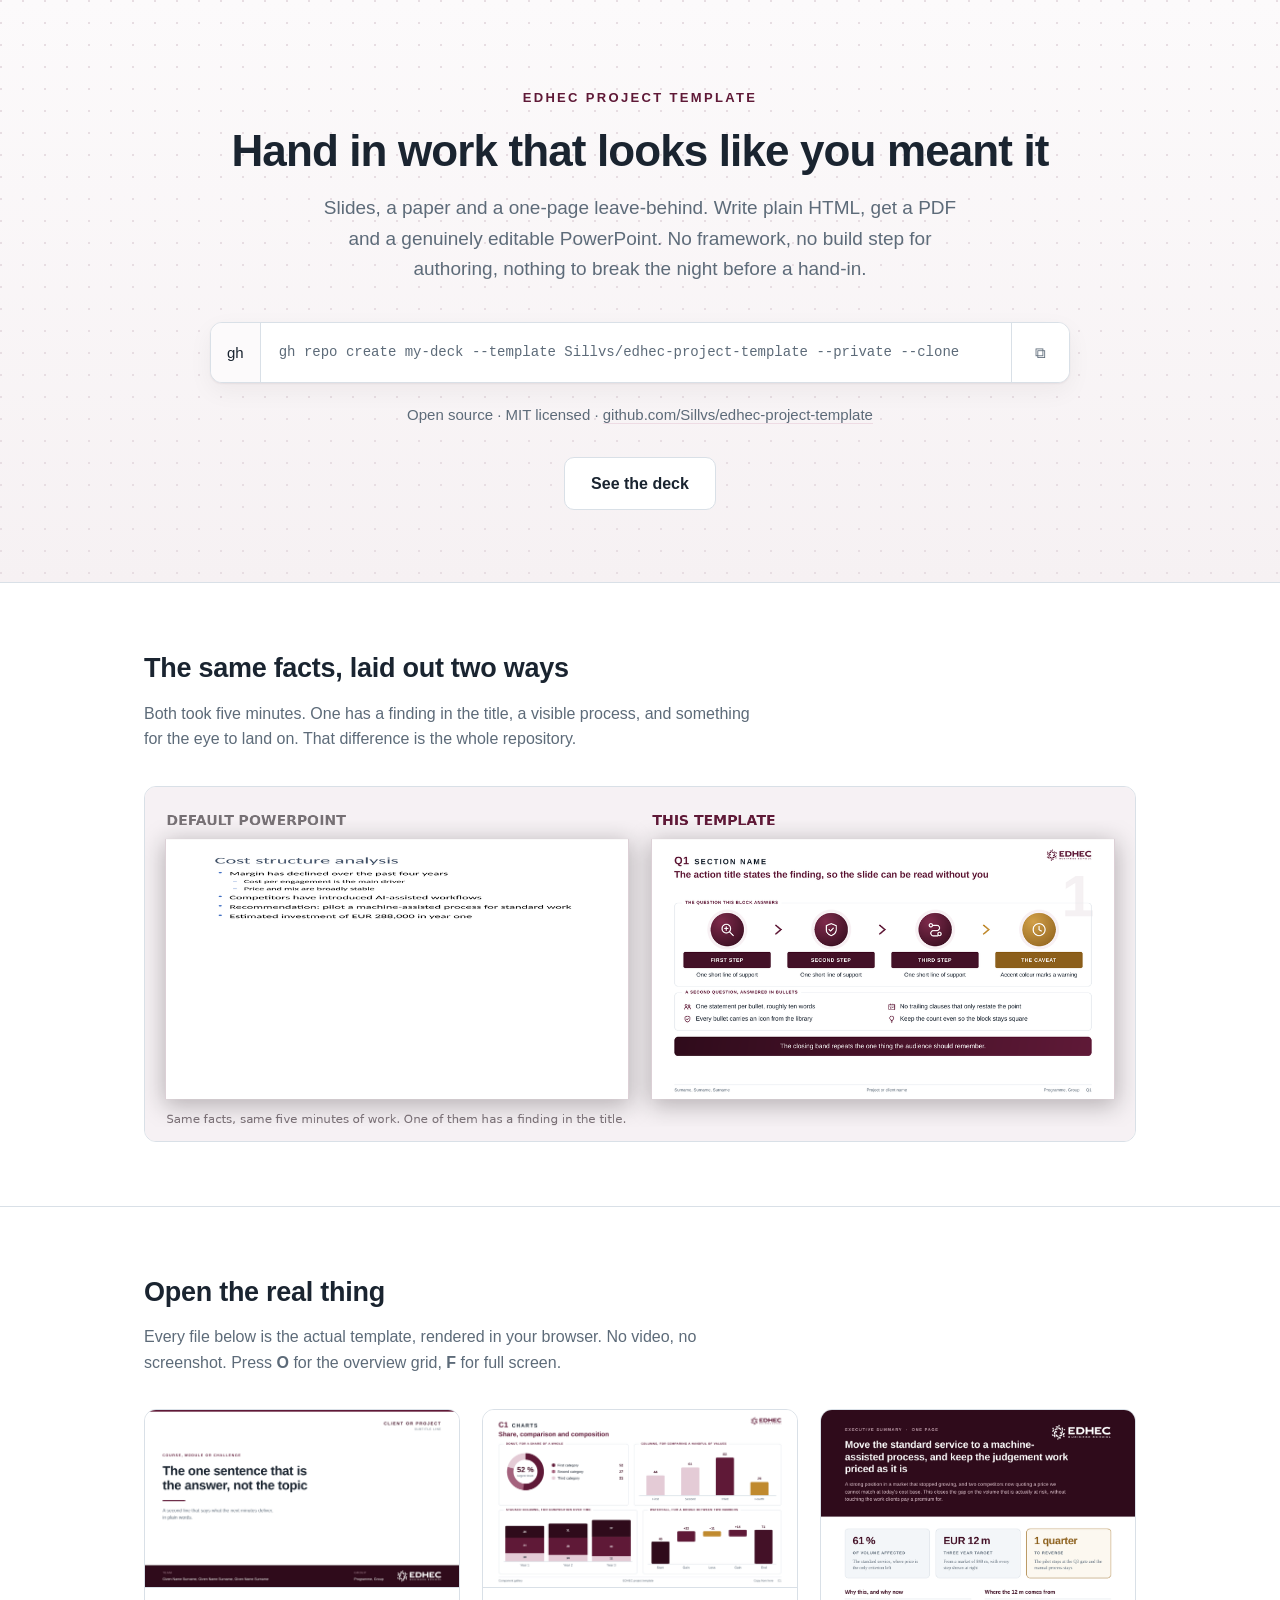
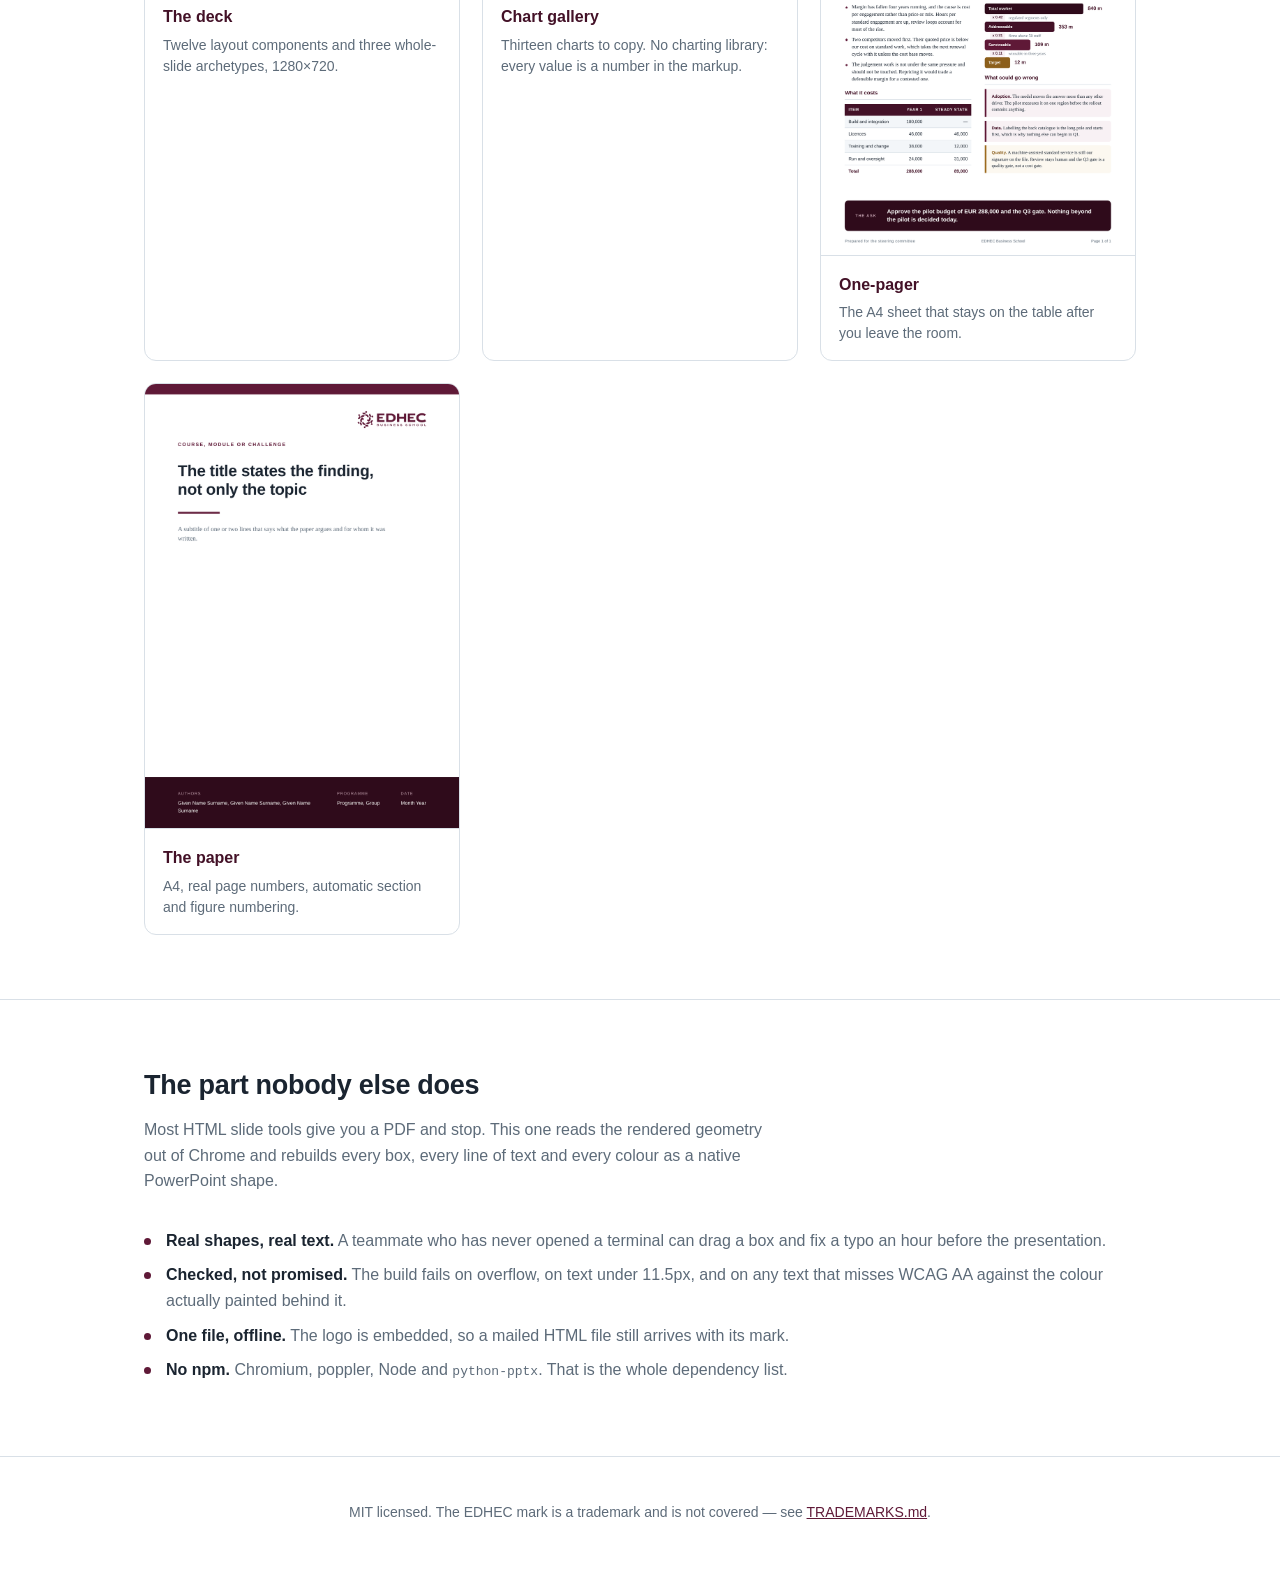
<file: site/index.html>
<!doctype html>
<html lang="en">
<head>
<meta charset="utf-8">
<meta name="viewport" content="width=device-width,initial-scale=1">

<title>EDHEC project template — HTML slides to PDF and editable PowerPoint</title>
<meta name="description" content="Write slides in plain HTML, get a PDF and a genuinely editable PowerPoint with real shapes and real text. Consulting-style deck, A4 paper and one-pager, a thirteen-chart library, WCAG-AA checks, no build step for authoring.">
<link rel="canonical" href="https://sillvs.github.io/edhec-project-template/">

<meta property="og:type" content="website">
<meta property="og:url" content="https://sillvs.github.io/edhec-project-template/">
<meta property="og:title" content="Hand in work that looks like you meant it">
<meta property="og:description" content="Slides, a paper and a one-page leave-behind. Write plain HTML, get a PDF and an editable PowerPoint. No framework, no build step, nothing to break the night before a hand-in.">
<meta property="og:image" content="https://sillvs.github.io/edhec-project-template/img/social.png">
<meta property="og:image:width" content="1200">
<meta property="og:image:height" content="630">
<meta name="twitter:card" content="summary_large_image">
<meta name="twitter:title" content="Hand in work that looks like you meant it">
<meta name="twitter:description" content="HTML slides to PDF and genuinely editable PowerPoint. No build step for authoring.">
<meta name="twitter:image" content="https://sillvs.github.io/edhec-project-template/img/social.png">

<link rel="icon" href="data:image/svg+xml,%3Csvg xmlns='http://www.w3.org/2000/svg' viewBox='0 0 32 32'%3E%3Crect width='32' height='32' rx='6' fill='%235F1937'/%3E%3C/svg%3E">

<script type="application/ld+json">
{
  "@context": "https://schema.org",
  "@type": "SoftwareSourceCode",
  "name": "EDHEC project template",
  "description": "Write slides in plain HTML, get a PDF and a genuinely editable PowerPoint. Consulting-style deck, A4 paper and one-pager templates with a chart library and WCAG-AA checks.",
  "codeRepository": "https://github.com/Sillvs/edhec-project-template",
  "programmingLanguage": ["HTML", "CSS", "Python", "JavaScript"],
  "license": "https://spdx.org/licenses/MIT.html",
  "author": {"@type": "Person", "name": "Silas Zamzow"},
  "keywords": "presentation, slides, powerpoint, pptx, pdf, html slides, charts, design system, accessibility, consulting, business school"
}
</script>

<style>
/* The landing page is built from the same tokens as the templates. It is the
   demonstration: if the design system cannot carry one web page, it cannot
   carry a deck either. */
:root{
  --blue:#5F1937; --navy:#431127; --deep:#2F0B1B;
  --sky:#F8F1F4; --sky2:#EEDCE4;
  --orange-dark:#8C5F1B; --orange-mid:#9D6D21;
  --ink:#1A2430; --muted:#5D6B79; --line:#D9E0E7;
  --sans:"Helvetica Neue",Arial,"Segoe UI",Roboto,system-ui,sans-serif;
  --mono:ui-monospace,SFMono-Regular,Menlo,Consolas,monospace;
}
*{box-sizing:border-box;margin:0;padding:0;}
html{scroll-behavior:smooth;}
body{font-family:var(--sans);color:var(--ink);line-height:1.6;
  background:#fff;-webkit-font-smoothing:antialiased;}
.wrap{max-width:1040px;margin:0 auto;padding:0 24px;}
a{color:var(--blue);}

/* ---------- hero, with the dotted field from the brief ---------- */
.hero{padding:88px 0 72px;text-align:center;position:relative;overflow:hidden;
  background:
    radial-gradient(circle at 1px 1px, #E7DDE2 1px, transparent 0) 0 0/22px 22px,
    linear-gradient(#FCFAFB,#F6F1F3);
  border-bottom:1px solid var(--line);}
/* An eyebrow above an H1 is a named slop pattern when it repeats what the
   headline already says. This one carries the product name, which appears
   nowhere else above the fold, so it earns its place. The reason is written
   down because antislop requires the reason, not the absence. */
.eyebrow{font-size:13px;font-weight:800;letter-spacing:.18em;text-transform:uppercase;
  color:var(--blue);margin-bottom:18px;}
h1{font-size:44px;font-weight:800;letter-spacing:-.02em;line-height:1.1;
  margin-bottom:18px;}
.lede{font-size:19px;color:var(--muted);max-width:640px;margin:0 auto 38px;}

/* ---------- the command block ---------- */
.cmd{display:flex;max-width:860px;margin:0 auto;background:#fff;
  border:1px solid var(--line);border-radius:12px;overflow:hidden;
  box-shadow:0 1px 2px rgba(47,11,27,.06),0 8px 24px rgba(47,11,27,.05);}
.cmd .kind{flex:0 0 auto;display:flex;align-items:center;gap:7px;padding:0 16px;
  border-right:1px solid var(--line);font-size:15px;color:var(--ink);background:#FCFAFB;}
.cmd code{flex:1;min-width:0;padding:18px 18px;font-family:var(--mono);font-size:14px;
  color:var(--muted);text-align:left;white-space:nowrap;overflow:hidden;
  text-overflow:ellipsis;}
.cmd button{flex:0 0 auto;width:58px;border:0;border-left:1px solid var(--line);
  background:#fff;cursor:pointer;color:var(--muted);font-size:15px;}
.cmd button:hover{background:var(--sky);color:var(--blue);}
.cmd button.done{color:var(--blue);font-weight:800;}
.meta{margin-top:20px;font-size:15px;color:var(--muted);}
.meta a{color:var(--muted);text-decoration:none;border-bottom:1px solid var(--sky2);}
.btn{display:inline-block;margin-top:30px;padding:13px 26px;border-radius:10px;
  border:1px solid var(--line);background:#fff;color:var(--ink);font-size:16px;
  font-weight:700;text-decoration:none;}
.btn:hover{border-color:var(--blue);color:var(--blue);}

/* ---------- sections ---------- */
section{padding:64px 0;border-bottom:1px solid var(--line);}
h2{font-size:27px;font-weight:800;letter-spacing:-.01em;margin-bottom:10px;}
.sub{color:var(--muted);margin-bottom:34px;max-width:620px;}
.grid{display:grid;grid-template-columns:repeat(auto-fit,minmax(250px,1fr));gap:22px;}
.card{border:1px solid var(--line);border-radius:12px;overflow:hidden;background:#fff;
  text-decoration:none;color:inherit;display:block;}
.card:hover{border-color:var(--blue);}
.card img{width:100%;display:block;border-bottom:1px solid var(--line);}
.card .body{padding:16px 18px;}
.card h3{font-size:16px;font-weight:800;color:var(--navy);margin-bottom:5px;}
.card p{font-size:14px;color:var(--muted);line-height:1.5;}
.shot{width:100%;border:1px solid var(--line);border-radius:12px;display:block;}
ul.plain{list-style:none;}
ul.plain li{position:relative;padding-left:22px;margin-bottom:9px;color:var(--muted);}
ul.plain li:before{content:"";position:absolute;left:0;top:10px;width:7px;height:7px;
  border-radius:50%;background:var(--blue);}
ul.plain li b{color:var(--ink);}
footer{padding:44px 0 60px;font-size:14px;color:var(--muted);text-align:center;}
@media(max-width:640px){
  h1{font-size:32px;} .cmd .kind{display:none;}
  .cmd code{font-size:12px;white-space:normal;word-break:break-all;}
}
</style>
</head>
<body>

<div class="hero">
  <div class="wrap">
    <div class="eyebrow">EDHEC project template</div>
    <h1>Hand in work that looks like you meant it</h1>
    <p class="lede">Slides, a paper and a one-page leave-behind. Write plain HTML,
    get a PDF and a genuinely editable PowerPoint. No framework, no build step for
    authoring, nothing to break the night before a hand-in.</p>

    <div class="cmd">
      <span class="kind">gh</span>
      <code id="cmd">gh repo create my-deck --template Sillvs/edhec-project-template --private --clone</code>
      <button id="copy" aria-label="Copy command">⧉</button>
    </div>

    <p class="meta">Open source · MIT licensed ·
      <a href="https://github.com/Sillvs/edhec-project-template">github.com/Sillvs/edhec-project-template</a></p>

    <a class="btn" href="slides.html">See the deck</a>
  </div>
</div>

<section>
  <div class="wrap">
    <h2>The same facts, laid out two ways</h2>
    <p class="sub">Both took five minutes. One has a finding in the title, a visible
    process, and something for the eye to land on. That difference is the whole repository.</p>
    <img class="shot" src="img/mockup-compare.png" width="1760"
         alt="A default PowerPoint slide beside the same content in this template">
  </div>
</section>

<section>
  <div class="wrap">
    <h2>Open the real thing</h2>
    <p class="sub">Every file below is the actual template, rendered in your browser.
    No video, no screenshot. Press <b>O</b> for the overview grid, <b>F</b> for full screen.</p>
    <div class="grid">
      <a class="card" href="slides.html">
        <img src="img/slide-title.png" width="1300" alt="Title slide of the starter deck">
        <div class="body"><h3>The deck</h3>
        <p>Twelve layout components and three whole-slide archetypes, 1280×720.</p></div>
      </a>
      <a class="card" href="gallery.html">
        <img src="img/charts-1.png" width="1300" alt="Donut, columns, stacked columns and waterfall charts">
        <div class="body"><h3>Chart gallery</h3>
        <p>Thirteen charts to copy. No charting library: every value is a number in the markup.</p></div>
      </a>
      <a class="card" href="onepager.html">
        <img src="img/onepager.png" width="900" alt="The executive one-pager">
        <div class="body"><h3>One-pager</h3>
        <p>The A4 sheet that stays on the table after you leave the room.</p></div>
      </a>
      <a class="card" href="paper.html">
        <img src="img/paper-cover.png" width="900" alt="Cover page of the A4 paper template">
        <div class="body"><h3>The paper</h3>
        <p>A4, real page numbers, automatic section and figure numbering.</p></div>
      </a>
    </div>
  </div>
</section>

<section>
  <div class="wrap">
    <h2>The part nobody else does</h2>
    <p class="sub">Most HTML slide tools give you a PDF and stop. This one reads the
    rendered geometry out of Chrome and rebuilds every box, every line of text and
    every colour as a native PowerPoint shape.</p>
    <ul class="plain">
      <li><b>Real shapes, real text.</b> A teammate who has never opened a terminal can drag a box and fix a typo an hour before the presentation.</li>
      <li><b>Checked, not promised.</b> The build fails on overflow, on text under 11.5px, and on any text that misses WCAG AA against the colour actually painted behind it.</li>
      <li><b>One file, offline.</b> The logo is embedded, so a mailed HTML file still arrives with its mark.</li>
      <li><b>No npm.</b> Chromium, poppler, Node and <code>python-pptx</code>. That is the whole dependency list.</li>
    </ul>
  </div>
</section>

<footer>
  <div class="wrap">
    MIT licensed. The EDHEC mark is a trademark and is not covered —
    see <a href="https://github.com/Sillvs/edhec-project-template/blob/main/TRADEMARKS.md">TRADEMARKS.md</a>.
  </div>
</footer>

<script>
document.getElementById('copy').addEventListener('click', function () {
  navigator.clipboard.writeText(document.getElementById('cmd').textContent.trim());
  this.textContent = '✓'; this.classList.add('done');
  setTimeout(() => { this.textContent = '⧉'; this.classList.remove('done'); }, 1600);
});
</script>
</body>
</html>
</file>
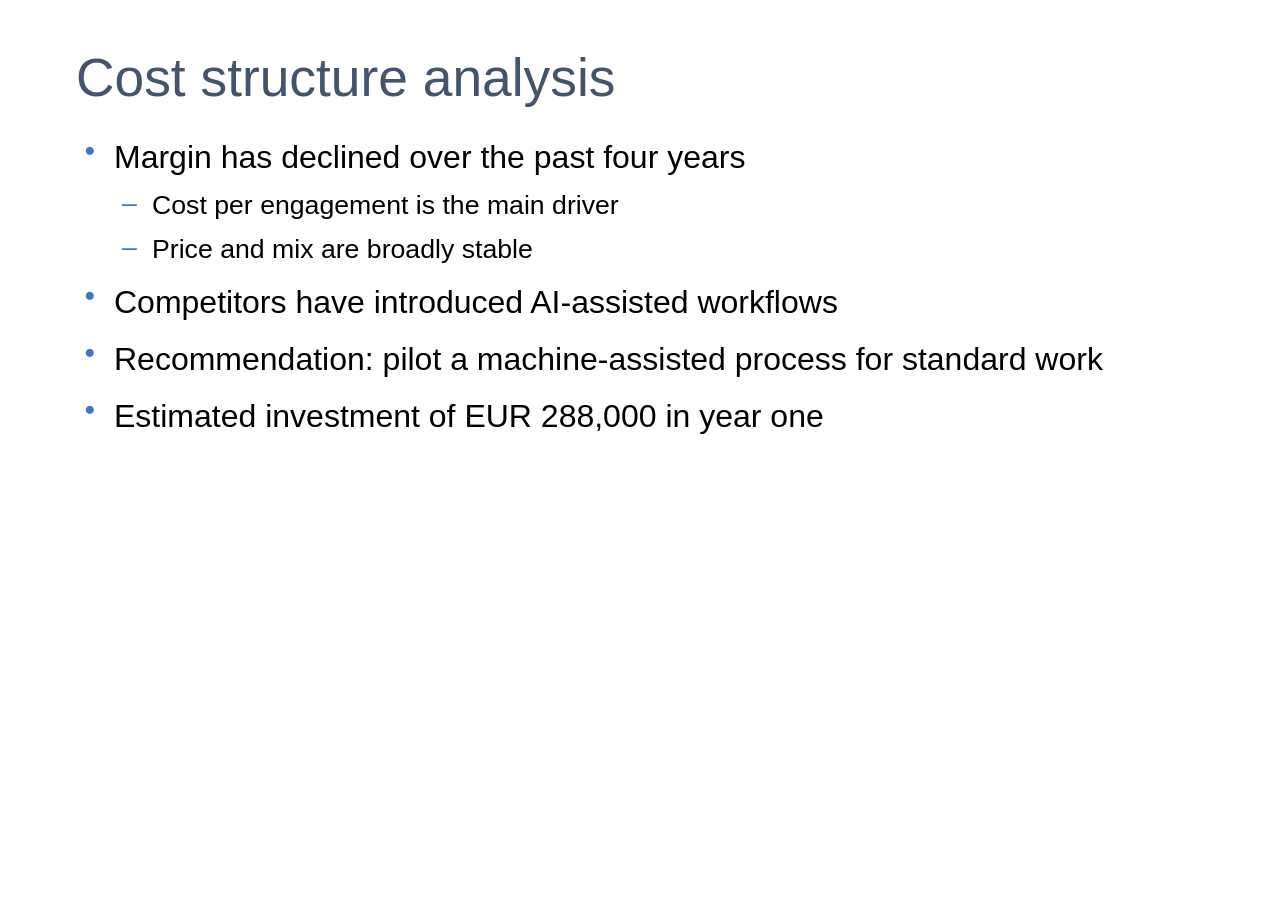
<file: docs/_default-powerpoint.html>
<!doctype html>
<html lang="en">
<head>
<meta charset="utf-8">
<title>Default PowerPoint, for comparison</title>
<!--
  A faithful "Title and Content" slide in the stock Office theme, used as the
  left half of the before-and-after picture in the README.

  It is deliberately NOT a strawman. Real Calibri, the real Office accent
  #4472C4, the real default 44pt/24pt sizes, the real bullet indents, no
  clip art and no comic colours. The content is the same finding as the
  template slide beside it.

  The comparison has to be fair or it is worthless: the point is what
  information design does to the same facts, not that somebody chose an
  ugly theme. If you think this flatters our side unfairly, open
  PowerPoint, pick Title and Content, and compare.

  Font: real Calibri if you have it, otherwise Carlito, which is
  metric-compatible with it (Debian: fonts-crosextra-carlito), otherwise
  Liberation Sans. The picture in the README was rendered with Carlito, so
  the line breaks match what PowerPoint would actually produce.
-->
<style>
*{box-sizing:border-box;margin:0;padding:0;}
html,body{width:1280px;height:720px;overflow:hidden;
  font-family:Calibri,Carlito,"Liberation Sans",Arial,sans-serif;color:#000;background:#fff;}
.s{width:1280px;height:720px;padding:49px 76px 60px;display:flex;flex-direction:column;}
h1{font-size:40pt;font-weight:400;color:#44546A;line-height:1.1;margin-bottom:28px;}
ul{list-style:none;margin-left:4px;}
li{font-size:24pt;line-height:1.35;color:#000;margin-bottom:14px;padding-left:34px;
  position:relative;}
li:before{content:"\25CF";position:absolute;left:4px;top:1px;font-size:14pt;color:#4472C4;}
li ul{margin-top:8px;}
li li{font-size:20pt;margin-bottom:8px;}
li li:before{content:"\2013";color:#4472C4;font-size:20pt;top:-2px;}
</style>
</head>
<body>
<div class="s">
  <h1>Cost structure analysis</h1>
  <ul>
    <li>Margin has declined over the past four years
      <ul>
        <li>Cost per engagement is the main driver</li>
        <li>Price and mix are broadly stable</li>
      </ul>
    </li>
    <li>Competitors have introduced AI-assisted workflows</li>
    <li>Recommendation: pilot a machine-assisted process for standard work</li>
    <li>Estimated investment of EUR 288,000 in year one</li>
  </ul>
</div>
</body>
</html>
</file>
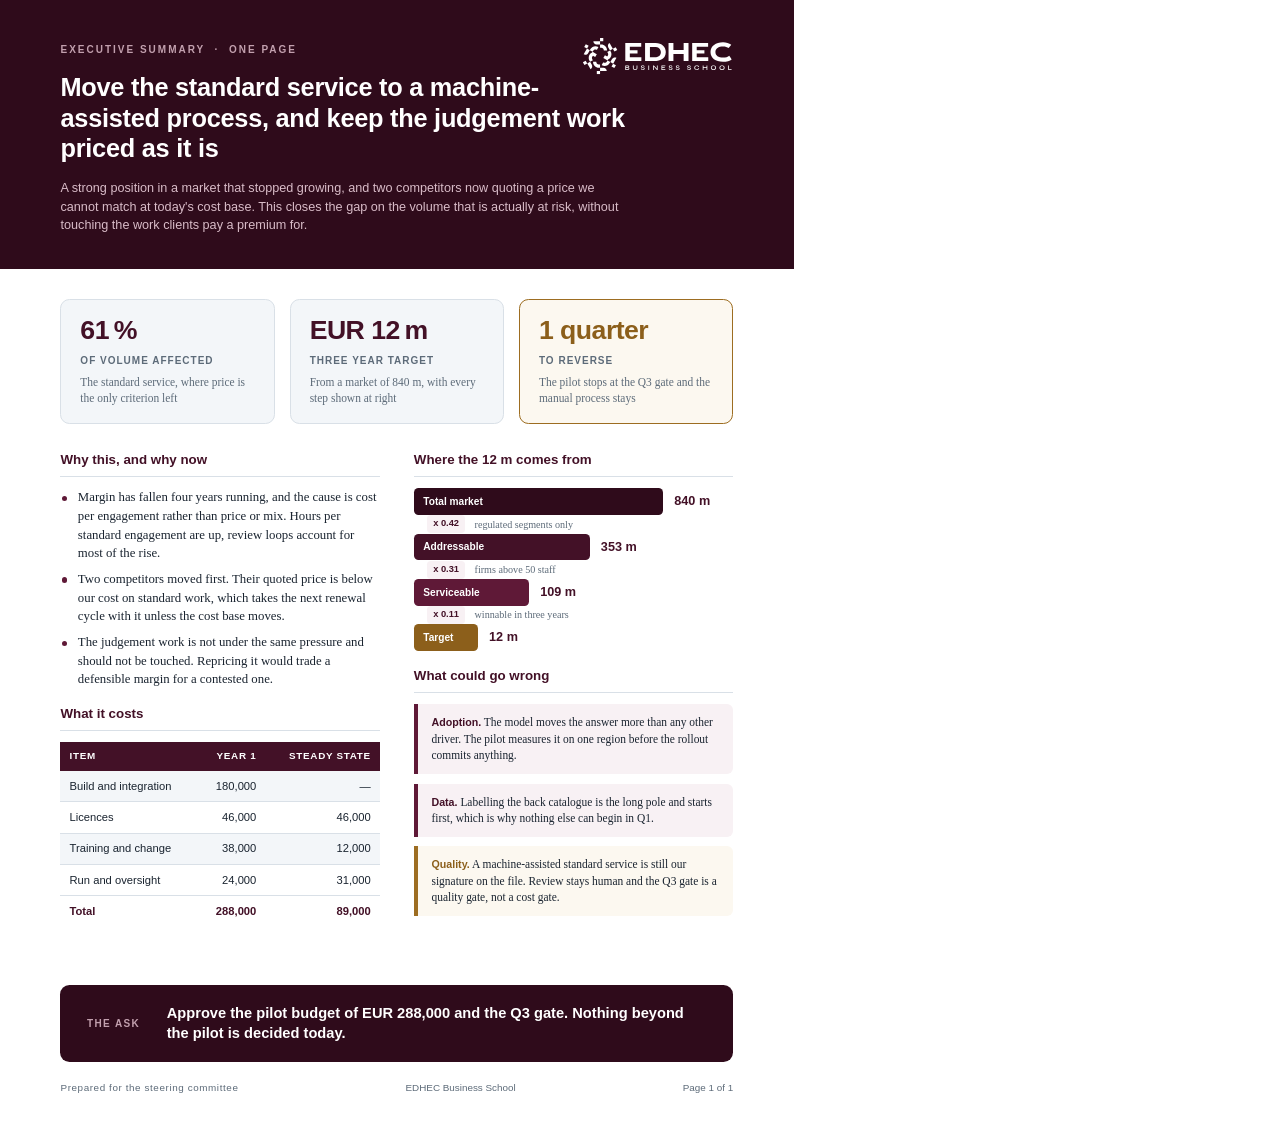
<file: paper/onepager.html>
<!doctype html>
<html lang="en">
<head>
<meta charset="utf-8">
<title>Executive one-pager</title>
<style>
/* =====================================================================
   EDHEC executive one-pager, A4, exactly one page.

   The leave-behind. Not a shorter deck and not a shorter paper: the sheet
   that stays on the table after you walk out, read by somebody who was not
   in the room. It has to carry the recommendation, the number, the cost and
   the ask without you standing next to it.

   Export:  chrome --headless --print-to-pdf=onepager.pdf \
                   --no-pdf-header-footer onepager.html

   ONE page is the constraint, and nothing enforces it for you. After any
   edit, check that onepager.pdf is still 1 page. A second page is not a
   smaller failure than a missing number, it is the whole format gone.
   ===================================================================== */
:root{
  --blue:#5F1937; --navy:#431127; --deep:#2F0B1B;
  --sky:#F8F1F4; --sky2:#EEDCE4;
  --orange:#C08A2E; --orange-dark:#8C5F1B; --orange-mid:#9D6D21;
  --ink:#1A2430; --muted:#5D6B79; --line:#D9E0E7; --soft:#F3F6F9;
  --int1:#E4CBD6; --int2:#A4627D;
  --sans:"Helvetica Neue",Arial,"Segoe UI",Roboto,system-ui,sans-serif;
  --serif:Georgia,"Times New Roman",serif;  --logo:url("data:image/svg+xml,%3Csvg width=%22117%22 height=%2229%22 viewBox=%220 0 117 29%22 fill=%22none%22 xmlns=%22http://www.w3.org/2000/svg%22%3E%3Cg clip-path=%22url(%23clip0_3956_4393)%22%3E%3Cmask id=%22mask0_3956_4393%22 style=%22mask-type:luminance%22 maskUnits=%22userSpaceOnUse%22 x=%22-1681%22 y=%22-92%22 width=%222561%22 height=%221441%22%3E%3Cpath d=%22M-1680.88 -91.9454H879.118V1348.05H-1680.88V-91.9454Z%22 fill=%22white%22/%3E%3C/mask%3E%3Cg mask=%22url(%23mask0_3956_4393)%22%3E%3Cpath d=%22M35.6484 24.35C35.5204 24.43 35.3404 24.47 35.1097 24.47H33.8657V23.5313H35.0297C35.1684 23.5313 35.299 23.5393 35.4217 23.558C35.5444 23.5753 35.6444 23.6153 35.723 23.678C35.8017 23.7393 35.8404 23.838 35.8404 23.974C35.8404 24.1446 35.7764 24.27 35.6484 24.35ZM33.8657 22.0473H35.0244C35.227 22.0473 35.391 22.0846 35.5177 22.1566C35.6444 22.23 35.707 22.3513 35.707 22.522C35.707 22.6966 35.6444 22.8233 35.5177 22.9046C35.391 22.9846 35.2124 23.0233 34.9817 23.0233H33.8657V22.0473ZM36.1044 23.3926C35.9964 23.3353 35.871 23.2953 35.731 23.2726C35.635 23.2566 35.5297 23.2513 35.4257 23.2446C35.5737 23.226 35.7124 23.2006 35.8297 23.1606C35.9897 23.1046 36.1137 23.022 36.2004 22.9086C36.287 22.798 36.331 22.6446 36.331 22.4526C36.331 22.154 36.2177 21.926 35.9924 21.7673C35.767 21.61 35.4417 21.53 35.019 21.53H33.2577V24.9873H35.2004C35.4457 24.9806 35.663 24.9406 35.851 24.8673C36.039 24.7953 36.187 24.6886 36.2937 24.55C36.4004 24.4113 36.4537 24.2353 36.4537 24.022C36.4537 23.862 36.423 23.7313 36.3604 23.63C36.2977 23.5286 36.2124 23.4486 36.1044 23.3926Z%22 fill=%22%235F1937%22/%3E%3C/g%3E%3Cmask id=%22mask1_3956_4393%22 style=%22mask-type:luminance%22 maskUnits=%22userSpaceOnUse%22 x=%22-1681%22 y=%22-92%22 width=%222561%22 height=%221441%22%3E%3Cpath d=%22M-1680.88 -91.9454H879.118V1348.05H-1680.88V-91.9454Z%22 fill=%22white%22/%3E%3C/mask%3E%3Cg mask=%22url(%23mask1_3956_4393)%22%3E%3Cpath d=%22M42.1256 23.5308C42.1256 23.8014 42.0736 24.0068 41.9709 24.1468C41.8683 24.2881 41.7309 24.3841 41.5603 24.4374C41.3896 24.4908 41.1989 24.5174 40.9896 24.5174C40.7723 24.5174 40.5763 24.4908 40.4029 24.4374C40.2283 24.3841 40.0909 24.2881 39.9883 24.1468C39.8869 24.0068 39.8363 23.8014 39.8363 23.5308V21.5294H39.2283V23.5788C39.2283 23.7961 39.2576 23.9854 39.3163 24.1494C39.3749 24.3134 39.4576 24.4521 39.5616 24.5654C39.6669 24.6801 39.7923 24.7734 39.9376 24.8454C40.0843 24.9188 40.2456 24.9721 40.4243 25.0028C40.6016 25.0348 40.7896 25.0508 40.9896 25.0508C41.1816 25.0508 41.3629 25.0348 41.5363 25.0028C41.7083 24.9721 41.8683 24.9188 42.0136 24.8454C42.1589 24.7734 42.2856 24.6801 42.3923 24.5654C42.4989 24.4521 42.5816 24.3134 42.6403 24.1494C42.6989 23.9854 42.7283 23.7961 42.7283 23.5788V21.5294H42.1256V23.5308Z%22 fill=%22%235F1937%22/%3E%3C/g%3E%3Cmask id=%22mask2_3956_4393%22 style=%22mask-type:luminance%22 maskUnits=%22userSpaceOnUse%22 x=%22-1681%22 y=%22-92%22 width=%222561%22 height=%221441%22%3E%3Cpath d=%22M-1680.88 -91.9454H879.118V1348.05H-1680.88V-91.9454Z%22 fill=%22white%22/%3E%3C/mask%3E%3Cg mask=%22url(%23mask2_3956_4393)%22%3E%3Cpath d=%22M48.109 23.3286C47.997 23.254 47.8663 23.1913 47.717 23.142C47.5676 23.0926 47.4076 23.0526 47.237 23.0246C47.037 22.982 46.869 22.942 46.733 22.9046C46.5956 22.8673 46.4876 22.8273 46.4103 22.7873C46.3316 22.746 46.2756 22.7006 46.241 22.6486C46.2076 22.5966 46.1916 22.5353 46.1916 22.4646C46.1916 22.2966 46.2623 22.1766 46.405 22.102C46.5463 22.0273 46.7223 21.9886 46.933 21.9886C47.1676 21.9886 47.361 22.0393 47.5143 22.1393C47.6676 22.238 47.749 22.4006 47.7596 22.6246H48.341C48.3476 22.2686 48.233 21.9873 47.9943 21.778C47.7556 21.5713 47.4116 21.466 46.9596 21.466C46.6636 21.466 46.413 21.5086 46.2063 21.5953C46.001 21.6793 45.845 21.798 45.7396 21.946C45.6356 22.0966 45.5823 22.2633 45.5823 22.4486C45.5823 22.6113 45.6196 22.7526 45.6943 22.8726C45.769 22.9913 45.8716 23.0926 46.001 23.174C46.1316 23.2553 46.2783 23.3233 46.4423 23.3766C46.605 23.43 46.7743 23.4726 46.949 23.5046C47.1583 23.5433 47.3316 23.5833 47.4663 23.6246C47.601 23.666 47.7023 23.7153 47.7676 23.774C47.833 23.8326 47.8663 23.914 47.8663 24.0166C47.8663 24.1206 47.8383 24.21 47.7836 24.286C47.729 24.3633 47.6436 24.422 47.5303 24.4646C47.4156 24.5073 47.2716 24.5286 47.0983 24.5286C46.9023 24.5286 46.729 24.4993 46.5783 24.4406C46.4263 24.382 46.3063 24.3006 46.2143 24.1953C46.1236 24.0913 46.0716 23.9726 46.057 23.8406H45.465C45.4543 23.9153 45.465 24.0046 45.4943 24.11C45.525 24.2153 45.5783 24.3233 45.6543 24.4326C45.7316 24.5433 45.833 24.646 45.9623 24.7393C46.089 24.834 46.245 24.91 46.429 24.9686C46.6116 25.0286 46.8263 25.0566 47.0716 25.0566C47.3943 25.0566 47.6596 25.014 47.8636 24.926C48.0676 24.8393 48.2196 24.7206 48.3196 24.5686C48.4196 24.418 48.469 24.2446 48.469 24.0486C48.469 23.878 48.437 23.734 48.373 23.6166C48.309 23.4993 48.221 23.4033 48.109 23.3286Z%22 fill=%22%235F1937%22/%3E%3C/g%3E%3Cmask id=%22mask3_3956_4393%22 style=%22mask-type:luminance%22 maskUnits=%22userSpaceOnUse%22 x=%22-1681%22 y=%22-92%22 width=%222561%22 height=%221441%22%3E%3Cpath d=%22M-1680.88 -91.9454H879.118V1348.05H-1680.88V-91.9454Z%22 fill=%22white%22/%3E%3C/mask%3E%3Cg mask=%22url(%23mask3_3956_4393)%22%3E%3Cpath d=%22M51.3336 24.9883H51.9417V21.5309H51.3336V24.9883Z%22 fill=%22%235F1937%22/%3E%3C/g%3E%3Cmask id=%22mask4_3956_4393%22 style=%22mask-type:luminance%22 maskUnits=%22userSpaceOnUse%22 x=%22-1681%22 y=%22-92%22 width=%222561%22 height=%221441%22%3E%3Cpath d=%22M-1680.88 -91.9454H879.118V1348.05H-1680.88V-91.9454Z%22 fill=%22white%22/%3E%3C/mask%3E%3Cg mask=%22url(%23mask4_3956_4393)%22%3E%3Cpath d=%22M58.0249 24.1593L55.6183 21.53H55.0103V24.9873H55.6183V22.378L58.0249 24.9873H58.6276V21.53H58.0249V24.1593Z%22 fill=%22%235F1937%22/%3E%3C/g%3E%3Cmask id=%22mask5_3956_4393%22 style=%22mask-type:luminance%22 maskUnits=%22userSpaceOnUse%22 x=%22-1681%22 y=%22-92%22 width=%222561%22 height=%221441%22%3E%3Cpath d=%22M-1680.88 -91.9454H879.118V1348.05H-1680.88V-91.9454Z%22 fill=%22white%22/%3E%3C/mask%3E%3Cg mask=%22url(%23mask5_3956_4393)%22%3E%3Cpath d=%22M62.2025 23.5153H64.1878V23.014H62.2025V22.054H64.6251V21.53H61.5945V24.9873H64.6305V24.4646H62.2025V23.5153Z%22 fill=%22%235F1937%22/%3E%3C/g%3E%3Cmask id=%22mask6_3956_4393%22 style=%22mask-type:luminance%22 maskUnits=%22userSpaceOnUse%22 x=%22-1681%22 y=%22-92%22 width=%222561%22 height=%221441%22%3E%3Cpath d=%22M-1680.88 -91.9454H879.118V1348.05H-1680.88V-91.9454Z%22 fill=%22white%22/%3E%3C/mask%3E%3Cg mask=%22url(%23mask6_3956_4393)%22%3E%3Cpath d=%22M69.9148 23.3286C69.8028 23.254 69.6722 23.1913 69.5228 23.142C69.3735 23.0926 69.2135 23.0526 69.0428 23.0246C68.8428 22.982 68.6748 22.942 68.5388 22.9046C68.4015 22.8673 68.2935 22.8273 68.2148 22.7873C68.1375 22.746 68.0815 22.7006 68.0468 22.6486C68.0135 22.5966 67.9962 22.5353 67.9962 22.4646C67.9962 22.2966 68.0682 22.1766 68.2095 22.102C68.3522 22.0273 68.5282 21.9886 68.7388 21.9886C68.9735 21.9886 69.1668 22.0393 69.3202 22.1393C69.4722 22.238 69.5548 22.4006 69.5655 22.6246H70.1468C70.1535 22.2686 70.0388 21.9873 69.8002 21.778C69.5615 21.5713 69.2162 21.466 68.7655 21.466C68.4695 21.466 68.2188 21.5086 68.0122 21.5953C67.8068 21.6793 67.6508 21.798 67.5455 21.946C67.4415 22.0966 67.3882 22.2633 67.3882 22.4486C67.3882 22.6113 67.4255 22.7526 67.5002 22.8726C67.5748 22.9913 67.6775 23.0926 67.8068 23.174C67.9375 23.2553 68.0842 23.3233 68.2482 23.3766C68.4108 23.43 68.5802 23.4726 68.7548 23.5046C68.9642 23.5433 69.1362 23.5833 69.2722 23.6246C69.4068 23.666 69.5068 23.7153 69.5735 23.774C69.6388 23.8326 69.6722 23.914 69.6722 24.0166C69.6722 24.1206 69.6442 24.21 69.5895 24.286C69.5335 24.3633 69.4495 24.422 69.3362 24.4646C69.2215 24.5073 69.0775 24.5286 68.9042 24.5286C68.7082 24.5286 68.5348 24.4993 68.3828 24.4406C68.2322 24.382 68.1108 24.3006 68.0202 24.1953C67.9295 24.0913 67.8775 23.9726 67.8628 23.8406H67.2708C67.2602 23.9153 67.2695 24.0046 67.3002 24.11C67.3308 24.2153 67.3842 24.3233 67.4602 24.4326C67.5362 24.5433 67.6388 24.646 67.7668 24.7393C67.8948 24.834 68.0508 24.91 68.2335 24.9686C68.4175 25.0286 68.6308 25.0566 68.8775 25.0566C69.2002 25.0566 69.4642 25.014 69.6695 24.926C69.8735 24.8393 70.0255 24.7206 70.1255 24.5686C70.2255 24.418 70.2748 24.2446 70.2748 24.0486C70.2748 23.878 70.2428 23.734 70.1788 23.6166C70.1148 23.4993 70.0268 23.4033 69.9148 23.3286Z%22 fill=%22%235F1937%22/%3E%3C/g%3E%3Cmask id=%22mask7_3956_4393%22 style=%22mask-type:luminance%22 maskUnits=%22userSpaceOnUse%22 x=%22-1681%22 y=%22-92%22 width=%222561%22 height=%221441%22%3E%3Cpath d=%22M-1680.88 -91.9454H879.118V1348.05H-1680.88V-91.9454Z%22 fill=%22white%22/%3E%3C/mask%3E%3Cg mask=%22url(%23mask7_3956_4393)%22%3E%3Cpath d=%22M75.4529 23.3286C75.3409 23.254 75.2103 23.1913 75.0609 23.142C74.9116 23.0926 74.7516 23.0526 74.5809 23.0246C74.3809 22.982 74.2129 22.942 74.0769 22.9046C73.9396 22.8673 73.8316 22.8273 73.7529 22.7873C73.6756 22.746 73.6196 22.7006 73.5849 22.6486C73.5516 22.5966 73.5343 22.5353 73.5343 22.4646C73.5343 22.2966 73.6063 22.1766 73.7476 22.102C73.8903 22.0273 74.0663 21.9886 74.2769 21.9886C74.5116 21.9886 74.7049 22.0393 74.8583 22.1393C75.0103 22.238 75.0929 22.4006 75.1036 22.6246H75.6849C75.6916 22.2686 75.5769 21.9873 75.3383 21.778C75.0996 21.5713 74.7543 21.466 74.3036 21.466C74.0076 21.466 73.7569 21.5086 73.5503 21.5953C73.3449 21.6793 73.1889 21.798 73.0836 21.946C72.9796 22.0966 72.9263 22.2633 72.9263 22.4486C72.9263 22.6113 72.9636 22.7526 73.0383 22.8726C73.1129 22.9913 73.2156 23.0926 73.3449 23.174C73.4756 23.2553 73.6223 23.3233 73.7863 23.3766C73.9489 23.43 74.1183 23.4726 74.2929 23.5046C74.5023 23.5433 74.6743 23.5833 74.8103 23.6246C74.9449 23.666 75.0449 23.7153 75.1116 23.774C75.1769 23.8326 75.2103 23.914 75.2103 24.0166C75.2103 24.1206 75.1823 24.21 75.1276 24.286C75.0716 24.3633 74.9876 24.422 74.8743 24.4646C74.7596 24.5073 74.6156 24.5286 74.4423 24.5286C74.2463 24.5286 74.0729 24.4993 73.9209 24.4406C73.7703 24.382 73.6489 24.3006 73.5583 24.1953C73.4676 24.0913 73.4156 23.9726 73.4009 23.8406H72.8089C72.7983 23.9153 72.8076 24.0046 72.8383 24.11C72.8689 24.2153 72.9223 24.3233 72.9983 24.4326C73.0743 24.5433 73.1769 24.646 73.3049 24.7393C73.4329 24.834 73.5889 24.91 73.7716 24.9686C73.9556 25.0286 74.1689 25.0566 74.4156 25.0566C74.7383 25.0566 75.0023 25.014 75.2076 24.926C75.4116 24.8393 75.5636 24.7206 75.6636 24.5686C75.7636 24.418 75.8129 24.2446 75.8129 24.0486C75.8129 23.878 75.7809 23.734 75.7169 23.6166C75.6529 23.4993 75.5649 23.4033 75.4529 23.3286Z%22 fill=%22%235F1937%22/%3E%3C/g%3E%3Cmask id=%22mask8_3956_4393%22 style=%22mask-type:luminance%22 maskUnits=%22userSpaceOnUse%22 x=%22-1681%22 y=%22-92%22 width=%222561%22 height=%221441%22%3E%3Cpath d=%22M-1680.88 -91.9454H879.118V1348.05H-1680.88V-91.9454Z%22 fill=%22white%22/%3E%3C/mask%3E%3Cg mask=%22url(%23mask8_3956_4393)%22%3E%3Cpath d=%22M84.3522 23.3286C84.2402 23.254 84.1096 23.1913 83.9602 23.142C83.8109 23.0926 83.6509 23.0526 83.4802 23.0246C83.2802 22.982 83.1122 22.942 82.9762 22.9046C82.8389 22.8673 82.7309 22.8273 82.6522 22.7873C82.5749 22.746 82.5189 22.7006 82.4842 22.6486C82.4509 22.5966 82.4336 22.5353 82.4336 22.4646C82.4336 22.2966 82.5056 22.1766 82.6469 22.102C82.7896 22.0273 82.9656 21.9886 83.1762 21.9886C83.4109 21.9886 83.6042 22.0393 83.7576 22.1393C83.9096 22.238 83.9922 22.4006 84.0029 22.6246H84.5842C84.5909 22.2686 84.4762 21.9873 84.2376 21.778C83.9989 21.5713 83.6536 21.466 83.2029 21.466C82.9069 21.466 82.6562 21.5086 82.4496 21.5953C82.2442 21.6793 82.0882 21.798 81.9829 21.946C81.8789 22.0966 81.8256 22.2633 81.8256 22.4486C81.8256 22.6113 81.8629 22.7526 81.9376 22.8726C82.0122 22.9913 82.1149 23.0926 82.2442 23.174C82.3749 23.2553 82.5216 23.3233 82.6856 23.3766C82.8482 23.43 83.0176 23.4726 83.1922 23.5046C83.4016 23.5433 83.5736 23.5833 83.7096 23.6246C83.8442 23.666 83.9442 23.7153 84.0109 23.774C84.0762 23.8326 84.1096 23.914 84.1096 24.0166C84.1096 24.1206 84.0816 24.21 84.0269 24.286C83.9722 24.3633 83.8869 24.422 83.7736 24.4646C83.6589 24.5073 83.5149 24.5286 83.3416 24.5286C83.1456 24.5286 82.9722 24.4993 82.8216 24.4406C82.6696 24.382 82.5482 24.3006 82.4576 24.1953C82.3669 24.0913 82.3149 23.9726 82.3002 23.8406H81.7082C81.6976 23.9153 81.7069 24.0046 81.7376 24.11C81.7682 24.2153 81.8216 24.3233 81.8976 24.4326C81.9749 24.5433 82.0762 24.646 82.2042 24.7393C82.3322 24.834 82.4882 24.91 82.6709 24.9686C82.8549 25.0286 83.0696 25.0566 83.3149 25.0566C83.6376 25.0566 83.9016 25.014 84.1069 24.926C84.3109 24.8393 84.4629 24.7206 84.5629 24.5686C84.6629 24.418 84.7122 24.2446 84.7122 24.0486C84.7122 23.878 84.6802 23.734 84.6162 23.6166C84.5522 23.4993 84.4642 23.4033 84.3522 23.3286Z%22 fill=%22%235F1937%22/%3E%3C/g%3E%3Cmask id=%22mask9_3956_4393%22 style=%22mask-type:luminance%22 maskUnits=%22userSpaceOnUse%22 x=%22-1681%22 y=%22-92%22 width=%222561%22 height=%221441%22%3E%3Cpath d=%22M-1680.88 -91.9454H879.118V1348.05H-1680.88V-91.9454Z%22 fill=%22white%22/%3E%3C/mask%3E%3Cg mask=%22url(%23mask9_3956_4393)%22%3E%3Cpath d=%22M88.6283 22.1464C88.8376 22.0491 89.075 21.9998 89.3376 21.9998C89.547 21.9998 89.7336 22.0304 89.895 22.0904C90.0576 22.1518 90.191 22.2371 90.2976 22.3491C90.4056 22.4611 90.483 22.5971 90.5323 22.7571H91.1203C91.0883 22.4878 90.995 22.2558 90.843 22.0638C90.6896 21.8718 90.4856 21.7238 90.231 21.6211C89.9776 21.5184 89.679 21.4664 89.3376 21.4664C89.0456 21.4664 88.779 21.5051 88.535 21.5838C88.291 21.6624 88.0803 21.7784 87.9003 21.9331C87.7203 22.0878 87.5816 22.2758 87.4843 22.4958C87.3856 22.7171 87.3376 22.9731 87.3376 23.2638C87.3376 23.5531 87.3856 23.8078 87.4843 24.0304C87.5816 24.2518 87.7203 24.4384 87.9003 24.5904C88.0803 24.7411 88.291 24.8558 88.535 24.9344C88.779 25.0118 89.0456 25.0518 89.3376 25.0518C89.6763 25.0518 89.9723 25.0011 90.2256 24.8998C90.4803 24.7984 90.6843 24.6518 90.8376 24.4624C90.9896 24.2718 91.0843 24.0438 91.1203 23.7771H90.5283C90.4776 23.9291 90.399 24.0624 90.2936 24.1744C90.1856 24.2864 90.0523 24.3718 89.8923 24.4304C89.7323 24.4891 89.547 24.5184 89.3376 24.5184C89.075 24.5184 88.8376 24.4704 88.6283 24.3744C88.419 24.2784 88.2536 24.1371 88.135 23.9504C88.015 23.7638 87.9563 23.5344 87.9563 23.2638C87.9563 22.9904 88.015 22.7598 88.135 22.5731C88.2536 22.3864 88.419 22.2438 88.6283 22.1464Z%22 fill=%22%235F1937%22/%3E%3C/g%3E%3Cmask id=%22mask10_3956_4393%22 style=%22mask-type:luminance%22 maskUnits=%22userSpaceOnUse%22 x=%22-1681%22 y=%22-92%22 width=%222561%22 height=%221441%22%3E%3Cpath d=%22M-1680.88 -91.9454H879.118V1348.05H-1680.88V-91.9454Z%22 fill=%22white%22/%3E%3C/mask%3E%3Cg mask=%22url(%23mask10_3956_4393)%22%3E%3Cpath d=%22M96.9408 22.9976H94.5555V21.5309H93.9475V24.9883H94.5555V23.5149H96.9408V24.9883H97.5435V21.5309H96.9408V22.9976Z%22 fill=%22%235F1937%22/%3E%3C/g%3E%3Cmask id=%22mask11_3956_4393%22 style=%22mask-type:luminance%22 maskUnits=%22userSpaceOnUse%22 x=%22-1681%22 y=%22-92%22 width=%222561%22 height=%221441%22%3E%3Cpath d=%22M-1680.88 -91.9454H879.118V1348.05H-1680.88V-91.9454Z%22 fill=%22white%22/%3E%3C/mask%3E%3Cg mask=%22url(%23mask11_3956_4393)%22%3E%3Cpath d=%22M103.581 23.9601C103.462 24.1468 103.298 24.2868 103.093 24.3788C102.886 24.4708 102.648 24.5174 102.378 24.5174C102.11 24.5174 101.873 24.4708 101.662 24.3788C101.453 24.2868 101.288 24.1468 101.166 23.9601C101.046 23.7734 100.985 23.5388 100.985 23.2588C100.985 22.9814 101.046 22.7494 101.166 22.5628C101.288 22.3748 101.453 22.2348 101.662 22.1401C101.873 22.0468 102.11 21.9988 102.378 21.9988C102.648 21.9988 102.886 22.0468 103.093 22.1401C103.298 22.2348 103.462 22.3748 103.581 22.5628C103.7 22.7494 103.76 22.9814 103.76 23.2588C103.76 23.5388 103.7 23.7734 103.581 23.9601ZM103.44 21.6814C103.141 21.5374 102.786 21.4654 102.378 21.4654C101.973 21.4654 101.62 21.5374 101.318 21.6814C101.018 21.8254 100.785 22.0321 100.62 22.3001C100.454 22.5694 100.372 22.8881 100.372 23.2588C100.372 23.6281 100.454 23.9468 100.62 24.2134C100.785 24.4801 101.018 24.6868 101.318 24.8321C101.62 24.9788 101.973 25.0508 102.378 25.0508C102.786 25.0508 103.141 24.9788 103.44 24.8321C103.738 24.6868 103.97 24.4801 104.136 24.2134C104.301 23.9468 104.384 23.6281 104.384 23.2588C104.384 22.8881 104.301 22.5694 104.136 22.3001C103.97 22.0321 103.738 21.8254 103.44 21.6814Z%22 fill=%22%235F1937%22/%3E%3C/g%3E%3Cmask id=%22mask12_3956_4393%22 style=%22mask-type:luminance%22 maskUnits=%22userSpaceOnUse%22 x=%22-1681%22 y=%22-92%22 width=%222561%22 height=%221441%22%3E%3Cpath d=%22M-1680.88 -91.9454H879.118V1348.05H-1680.88V-91.9454Z%22 fill=%22white%22/%3E%3C/mask%3E%3Cg mask=%22url(%23mask12_3956_4393)%22%3E%3Cpath d=%22M110.282 23.9601C110.163 24.1468 109.999 24.2868 109.794 24.3788C109.587 24.4708 109.349 24.5174 109.079 24.5174C108.811 24.5174 108.574 24.4708 108.363 24.3788C108.154 24.2868 107.989 24.1468 107.867 23.9601C107.747 23.7734 107.686 23.5388 107.686 23.2588C107.686 22.9814 107.747 22.7494 107.867 22.5628C107.989 22.3748 108.154 22.2348 108.363 22.1401C108.574 22.0468 108.811 21.9988 109.079 21.9988C109.349 21.9988 109.587 22.0468 109.794 22.1401C109.999 22.2348 110.163 22.3748 110.282 22.5628C110.401 22.7494 110.461 22.9814 110.461 23.2588C110.461 23.5388 110.401 23.7734 110.282 23.9601ZM110.141 21.6814C109.842 21.5374 109.487 21.4654 109.079 21.4654C108.673 21.4654 108.321 21.5374 108.019 21.6814C107.719 21.8254 107.486 22.0321 107.321 22.3001C107.155 22.5694 107.073 22.8881 107.073 23.2588C107.073 23.6281 107.155 23.9468 107.321 24.2134C107.486 24.4801 107.719 24.6868 108.019 24.8321C108.321 24.9788 108.673 25.0508 109.079 25.0508C109.487 25.0508 109.842 24.9788 110.141 24.8321C110.439 24.6868 110.671 24.4801 110.837 24.2134C111.002 23.9468 111.085 23.6281 111.085 23.2588C111.085 22.8881 111.002 22.5694 110.837 22.3001C110.671 22.0321 110.439 21.8254 110.141 21.6814Z%22 fill=%22%235F1937%22/%3E%3C/g%3E%3Cmask id=%22mask13_3956_4393%22 style=%22mask-type:luminance%22 maskUnits=%22userSpaceOnUse%22 x=%22-1681%22 y=%22-92%22 width=%222561%22 height=%221441%22%3E%3Cpath d=%22M-1680.88 -91.9454H879.118V1348.05H-1680.88V-91.9454Z%22 fill=%22white%22/%3E%3C/mask%3E%3Cg mask=%22url(%23mask13_3956_4393)%22%3E%3Cpath d=%22M114.521 24.4646V21.53H113.913V24.9873H116.677V24.4646H114.521Z%22 fill=%22%235F1937%22/%3E%3C/g%3E%3Cmask id=%22mask14_3956_4393%22 style=%22mask-type:luminance%22 maskUnits=%22userSpaceOnUse%22 x=%22-1681%22 y=%22-92%22 width=%222561%22 height=%221441%22%3E%3Cpath d=%22M-1680.88 -91.9454H879.118V1348.05H-1680.88V-91.9454Z%22 fill=%22white%22/%3E%3C/mask%3E%3Cg mask=%22url(%23mask14_3956_4393)%22%3E%3Cpath d=%22M57.1798 15.1364H52.5691V6.96043H57.1798C60.6211 6.96043 61.1505 10.3924 61.1505 10.9991C61.1505 14.5591 57.9291 15.1364 57.1798 15.1364ZM56.9371 3.8831H48.7665V18.0791H56.9371C58.3185 18.0791 65.0038 17.4511 65.0038 10.9804C65.0038 7.1631 62.0718 3.8831 56.9371 3.8831Z%22 fill=%22%235F1937%22/%3E%3C/g%3E%3Cmask id=%22mask15_3956_4393%22 style=%22mask-type:luminance%22 maskUnits=%22userSpaceOnUse%22 x=%22-1681%22 y=%22-92%22 width=%222561%22 height=%221441%22%3E%3Cpath d=%22M-1680.88 -91.9454H879.118V1348.05H-1680.88V-91.9454Z%22 fill=%22white%22/%3E%3C/mask%3E%3Cg mask=%22url(%23mask15_3956_4393)%22%3E%3Cpath d=%22M33.2581 18.0791V3.88177H45.7474V6.8631H36.8127V9.67644H42.8447V12.1258H36.8127V15.0311H45.8541V18.0791H33.2581Z%22 fill=%22%235F1937%22/%3E%3C/g%3E%3Cmask id=%22mask16_3956_4393%22 style=%22mask-type:luminance%22 maskUnits=%22userSpaceOnUse%22 x=%22-1681%22 y=%22-92%22 width=%222561%22 height=%221441%22%3E%3Cpath d=%22M-1680.88 -91.9454H879.118V1348.05H-1680.88V-91.9454Z%22 fill=%22white%22/%3E%3C/mask%3E%3Cg mask=%22url(%23mask16_3956_4393)%22%3E%3Cpath d=%22M85.6832 18.0791V3.88177H98.1726V6.8631H89.2379V9.67644H95.2699V12.1258H89.2379V15.0311H98.2792V18.0791H85.6832Z%22 fill=%22%235F1937%22/%3E%3C/g%3E%3Cmask id=%22mask17_3956_4393%22 style=%22mask-type:luminance%22 maskUnits=%22userSpaceOnUse%22 x=%22-1681%22 y=%22-92%22 width=%222561%22 height=%221441%22%3E%3Cpath d=%22M-1680.88 -91.9454H879.118V1348.05H-1680.88V-91.9454Z%22 fill=%22white%22/%3E%3C/mask%3E%3Cg mask=%22url(%23mask17_3956_4393)%22%3E%3Cpath d=%22M78.9925 3.88177V9.30977H70.9658V3.88177H67.1578V18.0791H70.9658V12.4471H78.9925V18.0791H82.8005V3.88177H78.9925Z%22 fill=%22%235F1937%22/%3E%3C/g%3E%3Cmask id=%22mask18_3956_4393%22 style=%22mask-type:luminance%22 maskUnits=%22userSpaceOnUse%22 x=%22-1681%22 y=%22-92%22 width=%222561%22 height=%221441%22%3E%3Cpath d=%22M-1680.88 -91.9454H879.118V1348.05H-1680.88V-91.9454Z%22 fill=%22white%22/%3E%3C/mask%3E%3Cg mask=%22url(%23mask18_3956_4393)%22%3E%3Cpath d=%22M116.732 16.7969C115.123 17.9303 112.843 18.6143 109.871 18.6143C103.988 18.6143 100.05 15.8089 100.05 10.9809C100.05 6.40492 104.154 3.34759 109.871 3.34759C112.338 3.34759 114.592 4.05292 116.316 5.21959L114.263 7.92492C113.184 7.11826 111.662 6.61826 109.919 6.61826C106.303 6.61826 103.894 8.10226 103.894 10.9809C103.894 13.8196 106.25 15.3436 109.919 15.3436C111.894 15.3436 113.644 14.8796 114.744 13.8649L116.732 16.7969Z%22 fill=%22%235F1937%22/%3E%3C/g%3E%3Cmask id=%22mask19_3956_4393%22 style=%22mask-type:luminance%22 maskUnits=%22userSpaceOnUse%22 x=%22-1681%22 y=%22-92%22 width=%222561%22 height=%221441%22%3E%3Cpath d=%22M-1680.88 -91.9454H879.118V1348.05H-1680.88V-91.9454Z%22 fill=%22white%22/%3E%3C/mask%3E%3Cg mask=%22url(%23mask19_3956_4393)%22%3E%3Cpath d=%22M10.9376 28.4043H13.471V25.8709H10.9376V28.4043Z%22 fill=%22%235F1937%22/%3E%3C/g%3E%3Cmask id=%22mask20_3956_4393%22 style=%22mask-type:luminance%22 maskUnits=%22userSpaceOnUse%22 x=%22-1681%22 y=%22-92%22 width=%222561%22 height=%221441%22%3E%3Cpath d=%22M-1680.88 -91.9454H879.118V1348.05H-1680.88V-91.9454Z%22 fill=%22white%22/%3E%3C/mask%3E%3Cg mask=%22url(%23mask20_3956_4393)%22%3E%3Cpath d=%22M16.1737 23.3368C17.5724 23.3368 18.7071 24.4715 18.7071 25.8701H13.4711V23.3368H16.1737Z%22 fill=%22%235F1937%22/%3E%3C/g%3E%3Cmask id=%22mask21_3956_4393%22 style=%22mask-type:luminance%22 maskUnits=%22userSpaceOnUse%22 x=%22-1681%22 y=%22-92%22 width=%222561%22 height=%221441%22%3E%3Cpath d=%22M-1680.88 -91.9454H879.118V1348.05H-1680.88V-91.9454Z%22 fill=%22white%22/%3E%3C/mask%3E%3Cg mask=%22url(%23mask21_3956_4393)%22%3E%3Cpath d=%22M13.4708 20.8036H12.5055C11.4215 20.8036 10.5402 19.9209 10.5402 18.8369V18.6729H8.00549V18.8369C8.00549 21.3222 10.0202 23.3369 12.5055 23.3369H13.4708V20.8036Z%22 fill=%22%235F1937%22/%3E%3C/g%3E%3Cmask id=%22mask22_3956_4393%22 style=%22mask-type:luminance%22 maskUnits=%22userSpaceOnUse%22 x=%22-1681%22 y=%22-92%22 width=%222561%22 height=%221441%22%3E%3Cpath d=%22M-1680.88 -91.9454H879.118V1348.05H-1680.88V-91.9454Z%22 fill=%22white%22/%3E%3C/mask%3E%3Cg mask=%22url(%23mask22_3956_4393)%22%3E%3Cpath d=%22M16.0057 -0.000162609H13.4723V2.5332H16.0057V-0.000162609Z%22 fill=%22%235F1937%22/%3E%3C/g%3E%3Cmask id=%22mask23_3956_4393%22 style=%22mask-type:luminance%22 maskUnits=%22userSpaceOnUse%22 x=%22-1681%22 y=%22-92%22 width=%222561%22 height=%221441%22%3E%3Cpath d=%22M-1680.88 -91.9454H879.118V1348.05H-1680.88V-91.9454Z%22 fill=%22white%22/%3E%3C/mask%3E%3Cg mask=%22url(%23mask23_3956_4393)%22%3E%3Cpath d=%22M10.7689 5.06738C9.37026 5.06738 8.2356 3.93272 8.2356 2.53405H13.4716V5.06738H10.7689Z%22 fill=%22%235F1937%22/%3E%3C/g%3E%3Cmask id=%22mask24_3956_4393%22 style=%22mask-type:luminance%22 maskUnits=%22userSpaceOnUse%22 x=%22-1681%22 y=%22-92%22 width=%222561%22 height=%221441%22%3E%3Cpath d=%22M-1680.88 -91.9454H879.118V1348.05H-1680.88V-91.9454Z%22 fill=%22white%22/%3E%3C/mask%3E%3Cg mask=%22url(%23mask24_3956_4393)%22%3E%3Cpath d=%22M13.4717 7.60078H14.437C15.521 7.60078 16.4023 8.48345 16.4023 9.56745V9.73145H18.937V9.56745C18.937 7.08211 16.9223 5.06745 14.437 5.06745H13.4717V7.60078Z%22 fill=%22%235F1937%22/%3E%3C/g%3E%3Cmask id=%22mask25_3956_4393%22 style=%22mask-type:luminance%22 maskUnits=%22userSpaceOnUse%22 x=%22-1681%22 y=%22-92%22 width=%222561%22 height=%221441%22%3E%3Cpath d=%22M-1680.88 -91.9454H879.118V1348.05H-1680.88V-91.9454Z%22 fill=%22white%22/%3E%3C/mask%3E%3Cg mask=%22url(%23mask25_3956_4393)%22%3E%3Cpath d=%22M24.6474 23.5547L25.9141 21.36L23.7194 20.0934L22.4528 22.288L24.6474 23.5547Z%22 fill=%22%235F1937%22/%3E%3C/g%3E%3Cmask id=%22mask26_3956_4393%22 style=%22mask-type:luminance%22 maskUnits=%22userSpaceOnUse%22 x=%22-1681%22 y=%22-92%22 width=%222561%22 height=%221441%22%3E%3Cpath d=%22M-1680.88 -91.9454H879.118V1348.05H-1680.88V-91.9454Z%22 fill=%22white%22/%3E%3C/mask%3E%3Cg mask=%22url(%23mask26_3956_4393)%22%3E%3Cpath d=%22M22.8773 16.4858C23.5773 15.2738 25.1266 14.8591 26.3386 15.5578L23.7199 20.0938L21.5253 18.8257L22.8773 16.4858Z%22 fill=%22%235F1937%22/%3E%3C/g%3E%3Cmask id=%22mask27_3956_4393%22 style=%22mask-type:luminance%22 maskUnits=%22userSpaceOnUse%22 x=%22-1681%22 y=%22-92%22 width=%222561%22 height=%221441%22%3E%3Cpath d=%22M-1680.88 -91.9454H879.118V1348.05H-1680.88V-91.9454Z%22 fill=%22white%22/%3E%3C/mask%3E%3Cg mask=%22url(%23mask27_3956_4393)%22%3E%3Cpath d=%22M19.332 17.5601L18.8493 18.3961C18.3066 19.3347 17.1026 19.6574 16.1626 19.1161L16.0213 19.0334L14.7546 21.2281L14.896 21.3094C17.0493 22.5521 19.8013 21.8147 21.044 19.6627L21.5253 18.8267L19.332 17.5601Z%22 fill=%22%235F1937%22/%3E%3C/g%3E%3Cmask id=%22mask28_3956_4393%22 style=%22mask-type:luminance%22 maskUnits=%22userSpaceOnUse%22 x=%22-1681%22 y=%22-92%22 width=%222561%22 height=%221441%22%3E%3Cpath d=%22M-1680.88 -91.9454H879.118V1348.05H-1680.88V-91.9454Z%22 fill=%22white%22/%3E%3C/mask%3E%3Cg mask=%22url(%23mask28_3956_4393)%22%3E%3Cpath d=%22M26.9724 9.36224L25.7058 7.16757L23.5111 8.43557L24.7778 10.6289L26.9724 9.36224Z%22 fill=%22%235F1937%22/%3E%3C/g%3E%3Cmask id=%22mask29_3956_4393%22 style=%22mask-type:luminance%22 maskUnits=%22userSpaceOnUse%22 x=%22-1681%22 y=%22-92%22 width=%222561%22 height=%221441%22%3E%3Cpath d=%22M-1680.88 -91.9454H879.118V1348.05H-1680.88V-91.9454Z%22 fill=%22white%22/%3E%3C/mask%3E%3Cg mask=%22url(%23mask29_3956_4393)%22%3E%3Cpath d=%22M19.9661 7.36117C19.2661 6.14917 19.6821 4.59984 20.8927 3.89984L23.5114 8.43451L21.3181 9.70117L19.9661 7.36117Z%22 fill=%22%235F1937%22/%3E%3C/g%3E%3Cmask id=%22mask30_3956_4393%22 style=%22mask-type:luminance%22 maskUnits=%22userSpaceOnUse%22 x=%22-1681%22 y=%22-92%22 width=%222561%22 height=%221441%22%3E%3Cpath d=%22M-1680.88 -91.9454H879.118V1348.05H-1680.88V-91.9454Z%22 fill=%22white%22/%3E%3C/mask%3E%3Cg mask=%22url(%23mask30_3956_4393)%22%3E%3Cpath d=%22M21.8004 10.5379L21.3177 9.70321L19.1231 10.9699L19.6057 11.8045C20.1297 12.7112 19.8471 13.8659 18.9817 14.4325L18.4044 14.0992L17.3071 13.4659L16.0404 15.6605L17.1377 16.2939L19.3324 17.5605L19.7057 16.9125C21.2937 16.2179 22.4031 14.6339 22.4031 12.7899C22.4031 11.9685 22.1844 11.2005 21.8004 10.5379Z%22 fill=%22%235F1937%22/%3E%3C/g%3E%3Cmask id=%22mask31_3956_4393%22 style=%22mask-type:luminance%22 maskUnits=%22userSpaceOnUse%22 x=%22-1681%22 y=%22-92%22 width=%222561%22 height=%221441%22%3E%3Cpath d=%22M-1680.88 -91.9454H879.118V1348.05H-1680.88V-91.9454Z%22 fill=%22white%22/%3E%3C/mask%3E%3Cg mask=%22url(%23mask31_3956_4393)%22%3E%3Cpath d=%22M2.32514 4.81601L1.05847 7.01068L3.25181 8.27734L4.51981 6.08268L2.32514 4.81601Z%22 fill=%22%235F1937%22/%3E%3C/g%3E%3Cmask id=%22mask32_3956_4393%22 style=%22mask-type:luminance%22 maskUnits=%22userSpaceOnUse%22 x=%22-1681%22 y=%22-92%22 width=%222561%22 height=%221441%22%3E%3Cpath d=%22M-1680.88 -91.9454H879.118V1348.05H-1680.88V-91.9454Z%22 fill=%22white%22/%3E%3C/mask%3E%3Cg mask=%22url(%23mask32_3956_4393)%22%3E%3Cpath d=%22M4.09512 11.8835C3.39512 13.0955 1.84579 13.5101 0.633789 12.8101L3.25246 8.27548L5.44712 9.54348L4.09512 11.8835Z%22 fill=%22%235F1937%22/%3E%3C/g%3E%3Cmask id=%22mask33_3956_4393%22 style=%22mask-type:luminance%22 maskUnits=%22userSpaceOnUse%22 x=%22-1681%22 y=%22-92%22 width=%222561%22 height=%221441%22%3E%3Cpath d=%22M-1680.88 -91.9454H879.118V1348.05H-1680.88V-91.9454Z%22 fill=%22white%22/%3E%3C/mask%3E%3Cg mask=%22url(%23mask33_3956_4393)%22%3E%3Cpath d=%22M7.64059 10.8096L8.12326 9.97357C8.66459 9.0349 9.86992 8.71224 10.8099 9.25357L10.9513 9.33624L12.2179 7.1429L12.0766 7.06024C9.92326 5.81757 7.17126 6.5549 5.92859 8.7069L5.44592 9.5429L7.64059 10.8096Z%22 fill=%22%235F1937%22/%3E%3C/g%3E%3Cmask id=%22mask34_3956_4393%22 style=%22mask-type:luminance%22 maskUnits=%22userSpaceOnUse%22 x=%22-1681%22 y=%22-92%22 width=%222561%22 height=%221441%22%3E%3Cpath d=%22M-1680.88 -91.9454H879.118V1348.05H-1680.88V-91.9454Z%22 fill=%22white%22/%3E%3C/mask%3E%3Cg mask=%22url(%23mask34_3956_4393)%22%3E%3Cpath d=%22M0.00012207 19.0065L1.26679 21.2012L3.46146 19.9345L2.19479 17.7398L0.00012207 19.0065Z%22 fill=%22%235F1937%22/%3E%3C/g%3E%3Cmask id=%22mask35_3956_4393%22 style=%22mask-type:luminance%22 maskUnits=%22userSpaceOnUse%22 x=%22-1681%22 y=%22-92%22 width=%222561%22 height=%221441%22%3E%3Cpath d=%22M-1680.88 -91.9454H879.118V1348.05H-1680.88V-91.9454Z%22 fill=%22white%22/%3E%3C/mask%3E%3Cg mask=%22url(%23mask35_3956_4393)%22%3E%3Cpath d=%22M7.00651 21.0084C7.70651 22.2204 7.29051 23.7697 6.07851 24.4697L3.46118 19.9351L5.65451 18.6684L7.00651 21.0084Z%22 fill=%22%235F1937%22/%3E%3C/g%3E%3Cmask id=%22mask36_3956_4393%22 style=%22mask-type:luminance%22 maskUnits=%22userSpaceOnUse%22 x=%22-1681%22 y=%22-92%22 width=%222561%22 height=%221441%22%3E%3Cpath d=%22M-1680.88 -91.9454H879.118V1348.05H-1680.88V-91.9454Z%22 fill=%22white%22/%3E%3C/mask%3E%3Cg mask=%22url(%23mask36_3956_4393)%22%3E%3Cpath d=%22M5.172 17.8323L5.65467 18.667L7.84934 17.4003L7.36667 16.5657C6.84267 15.659 7.12534 14.5043 7.99067 13.9377L8.568 14.271L9.66534 14.9043L10.932 12.7097L9.83467 12.0763L7.64 10.8097L7.26667 11.4563C5.67867 12.151 4.56934 13.7363 4.56934 15.5803C4.56934 16.4017 4.788 17.1697 5.172 17.8323Z%22 fill=%22%235F1937%22/%3E%3C/g%3E%3C/g%3E%3Cdefs%3E%3CclipPath id=%22clip0_3956_4393%22%3E%3Crect width=%22116.732%22 height=%2228.404%22 fill=%22white%22/%3E%3C/clipPath%3E%3C/defs%3E%3C/svg%3E");
}

@page{ size:A4; margin:0; }
*{box-sizing:border-box;-webkit-print-color-adjust:exact;print-color-adjust:exact;}
html,body{margin:0;padding:0;color:var(--ink);font-family:var(--serif);
  font-size:9.6pt;line-height:1.5;}

.sheet{width:210mm;height:297mm;display:flex;flex-direction:column;overflow:hidden;}

/* ---------- head ---------- */
.ohead{background:var(--deep);color:#fff;padding:11mm 16mm 9mm;position:relative;}
.ohead .mark{position:absolute;top:10mm;right:16mm;width:40mm;height:10mm;
  background:var(--logo) no-repeat right center/contain;
  filter:brightness(0) invert(1);}
.ohead .eyebrow{font-family:var(--sans);font-size:7.5pt;font-weight:800;letter-spacing:.2em;
  text-transform:uppercase;color:#C2A0AE;margin-bottom:4mm;}
.ohead h1{font-family:var(--sans);font-size:19pt;font-weight:800;line-height:1.22;margin:0;
  letter-spacing:-.01em;max-width:150mm;}
.ohead .sub{font-family:var(--sans);font-size:9.5pt;color:#D9BCC8;margin-top:4mm;
  max-width:150mm;line-height:1.45;}

.obody{flex:1;padding:8mm 16mm 0;display:flex;flex-direction:column;}

/* ---------- the three numbers ---------- */
.onums{display:flex;gap:4mm;margin-bottom:7mm;}
.onums .on{flex:1;border:.8px solid var(--line);border-radius:2.5mm;padding:4.5mm 5mm;
  background:var(--soft);}
.onums .on.accent{border-color:var(--orange-mid);background:#FCF8F0;}
.onums .on .v{font-family:var(--sans);font-size:20pt;font-weight:800;color:var(--navy);
  line-height:1;letter-spacing:-.02em;}
.onums .on.accent .v{color:var(--orange-dark);}
.onums .on .k{font-family:var(--sans);font-size:7.5pt;font-weight:800;letter-spacing:.1em;
  text-transform:uppercase;color:var(--muted);margin-top:2.5mm;}
.onums .on .n{font-size:8.6pt;color:var(--muted);margin-top:1.5mm;line-height:1.4;}

/* ---------- two columns ---------- */
.ocols{display:flex;gap:9mm;flex:1;}
.ocols>section{flex:1;min-width:0;}
h2{font-family:var(--sans);font-size:10pt;font-weight:800;color:var(--navy);
  margin:0 0 3mm;padding-bottom:1.6mm;border-bottom:1.2px solid var(--line);}
p{margin:0 0 3mm;}
strong{color:var(--navy);}
ul{list-style:none;margin:0 0 4mm;padding-left:4.6mm;}
ul li{position:relative;margin:0 0 2mm;line-height:1.45;}
ul li:before{content:"";position:absolute;left:-4.2mm;top:1.9mm;width:1.4mm;height:1.4mm;
  border-radius:50%;background:var(--blue);}

/* ---------- the cost table ---------- */
table{border-collapse:collapse;width:100%;font-family:var(--sans);font-size:8.4pt;
  margin:0 0 4mm;}
th{background:var(--navy);color:#fff;text-align:left;padding:1.8mm 2.4mm;
  font-size:7.4pt;font-weight:800;letter-spacing:.07em;text-transform:uppercase;}
th.r,td.r{text-align:right;}
td{padding:1.8mm 2.4mm;border-bottom:.6px solid var(--line);}
tbody tr:nth-child(odd){background:var(--soft);}
td.r{font-variant-numeric:tabular-nums;}
tfoot td{font-weight:800;color:var(--navy);border-top:1.2px solid var(--navy);
  border-bottom:0;background:#fff;}

/* ---------- the sizing ladder, set for print ---------- */
.pladder{margin:0 0 4mm;}
.pladder .prung{display:flex;align-items:center;gap:3mm;}
.pladder .pbar{height:7mm;border-radius:1.2mm;display:flex;align-items:center;padding:0 2.5mm;
  font-family:var(--sans);font-size:7.6pt;font-weight:800;color:#fff;white-space:nowrap;}
.pladder .pbar.p1{background:var(--deep);} .pladder .pbar.p2{background:var(--navy);}
.pladder .pbar.p3{background:var(--blue);} .pladder .pbar.p4{background:var(--orange-dark);}
.pladder .pval{font-family:var(--sans);font-size:9.5pt;font-weight:800;color:var(--navy);
  font-variant-numeric:tabular-nums;white-space:nowrap;}
.pladder .pstep{display:flex;align-items:center;gap:2.5mm;height:5mm;padding-left:3.5mm;}
.pladder .pstep .px{font-family:var(--sans);font-size:7pt;font-weight:800;color:var(--navy);
  background:var(--sky);border-radius:1mm;padding:.5mm 1.6mm;}
.pladder .pstep .pw{font-size:7.6pt;color:var(--muted);}

/* ---------- risk strips ---------- */
.strip{background:var(--sky);border-left:1.3mm solid var(--blue);border-radius:0 1.6mm 1.6mm 0;
  padding:2.6mm 3.6mm;margin:0 0 2.6mm;font-size:8.6pt;line-height:1.45;}
.strip.warm{background:#FCF8F0;border-left-color:var(--orange-mid);}
.strip b{font-family:var(--sans);font-size:8pt;color:var(--navy);}
.strip.warm b{color:var(--orange-dark);}

/* ---------- the ask ---------- */
.oask{background:var(--deep);color:#fff;border-radius:2.5mm;padding:5mm 7mm;
  margin:2mm 0 0;display:flex;align-items:center;gap:7mm;}
.oask .k{font-family:var(--sans);font-size:7.5pt;font-weight:800;letter-spacing:.14em;
  text-transform:uppercase;color:#C2A0AE;flex:0 0 auto;}
.oask .v{font-family:var(--sans);font-size:11pt;font-weight:700;line-height:1.35;}

/* ---------- foot ---------- */
.ofoot{display:flex;justify-content:space-between;align-items:center;
  padding:5mm 16mm 7mm;font-family:var(--sans);font-size:7.4pt;color:var(--muted);}
.ofoot .l{letter-spacing:.06em;}
</style>
</head>
<body>
<div class="sheet">

  <div class="ohead">
    <div class="mark"></div>
    <div class="eyebrow">Executive summary &nbsp;&middot;&nbsp; one page</div>
    <h1>Move the standard service to a machine-assisted process, and keep the
    judgement work priced as it is</h1>
    <div class="sub">A strong position in a market that stopped growing, and two competitors now
    quoting a price we cannot match at today's cost base. This closes the gap on the volume that is
    actually at risk, without touching the work clients pay a premium for.</div>
  </div>

  <div class="obody">

    <div class="onums">
      <div class="on">
        <div class="v">61&thinsp;%</div>
        <div class="k">of volume affected</div>
        <div class="n">The standard service, where price is the only criterion left</div>
      </div>
      <div class="on">
        <div class="v">EUR&nbsp;12&thinsp;m</div>
        <div class="k">three year target</div>
        <div class="n">From a market of 840 m, with every step shown at right</div>
      </div>
      <div class="on accent">
        <div class="v">1 quarter</div>
        <div class="k">to reverse</div>
        <div class="n">The pilot stops at the Q3 gate and the manual process stays</div>
      </div>
    </div>

    <div class="ocols">
      <section>
        <h2>Why this, and why now</h2>
        <ul>
          <li>Margin has fallen four years running, and the cause is cost per engagement rather
          than price or mix. Hours per standard engagement are up, review loops account for most
          of the rise.</li>
          <li>Two competitors moved first. Their quoted price is below our cost on standard work,
          which takes the next renewal cycle with it unless the cost base moves.</li>
          <li>The judgement work is not under the same pressure and should not be touched.
          Repricing it would trade a defensible margin for a contested one.</li>
        </ul>

        <h2>What it costs</h2>
        <table>
          <thead><tr><th>Item</th><th class="r">Year 1</th><th class="r">Steady state</th></tr></thead>
          <tbody>
            <tr><td>Build and integration</td><td class="r">180,000</td><td class="r">&mdash;</td></tr>
            <tr><td>Licences</td><td class="r">46,000</td><td class="r">46,000</td></tr>
            <tr><td>Training and change</td><td class="r">38,000</td><td class="r">12,000</td></tr>
            <tr><td>Run and oversight</td><td class="r">24,000</td><td class="r">31,000</td></tr>
          </tbody>
          <tfoot><tr><td>Total</td><td class="r">288,000</td><td class="r">89,000</td></tr></tfoot>
        </table>
      </section>

      <section>
        <h2>Where the 12 m comes from</h2>
        <div class="pladder">
          <div class="prung"><div class="pbar p1" style="width:78%;">Total market</div><div class="pval">840 m</div></div>
          <div class="pstep"><span class="px">x 0.42</span><span class="pw">regulated segments only</span></div>
          <div class="prung"><div class="pbar p2" style="width:55%;">Addressable</div><div class="pval">353 m</div></div>
          <div class="pstep"><span class="px">x 0.31</span><span class="pw">firms above 50 staff</span></div>
          <div class="prung"><div class="pbar p3" style="width:36%;">Serviceable</div><div class="pval">109 m</div></div>
          <div class="pstep"><span class="px">x 0.11</span><span class="pw">winnable in three years</span></div>
          <div class="prung"><div class="pbar p4" style="width:20%;">Target</div><div class="pval">12 m</div></div>
        </div>

        <h2>What could go wrong</h2>
        <div class="strip"><b>Adoption.</b> The model moves the answer more than any other
        driver. The pilot measures it on one region before the rollout commits anything.</div>
        <div class="strip"><b>Data.</b> Labelling the back catalogue is the long pole and starts
        first, which is why nothing else can begin in Q1.</div>
        <div class="strip warm"><b>Quality.</b> A machine-assisted standard service is still our
        signature on the file. Review stays human and the Q3 gate is a quality gate, not a
        cost gate.</div>
      </section>
    </div>

    <div class="oask">
      <span class="k">The ask</span>
      <span class="v">Approve the pilot budget of EUR&nbsp;288,000 and the Q3 gate.
      Nothing beyond the pilot is decided today.</span>
    </div>
  </div>

  <div class="ofoot">
    <span class="l">Prepared for the steering committee</span>
    <span>EDHEC Business School</span>
    <span>Page 1 of 1</span>
  </div>
</div>
</body>
</html>
</file>
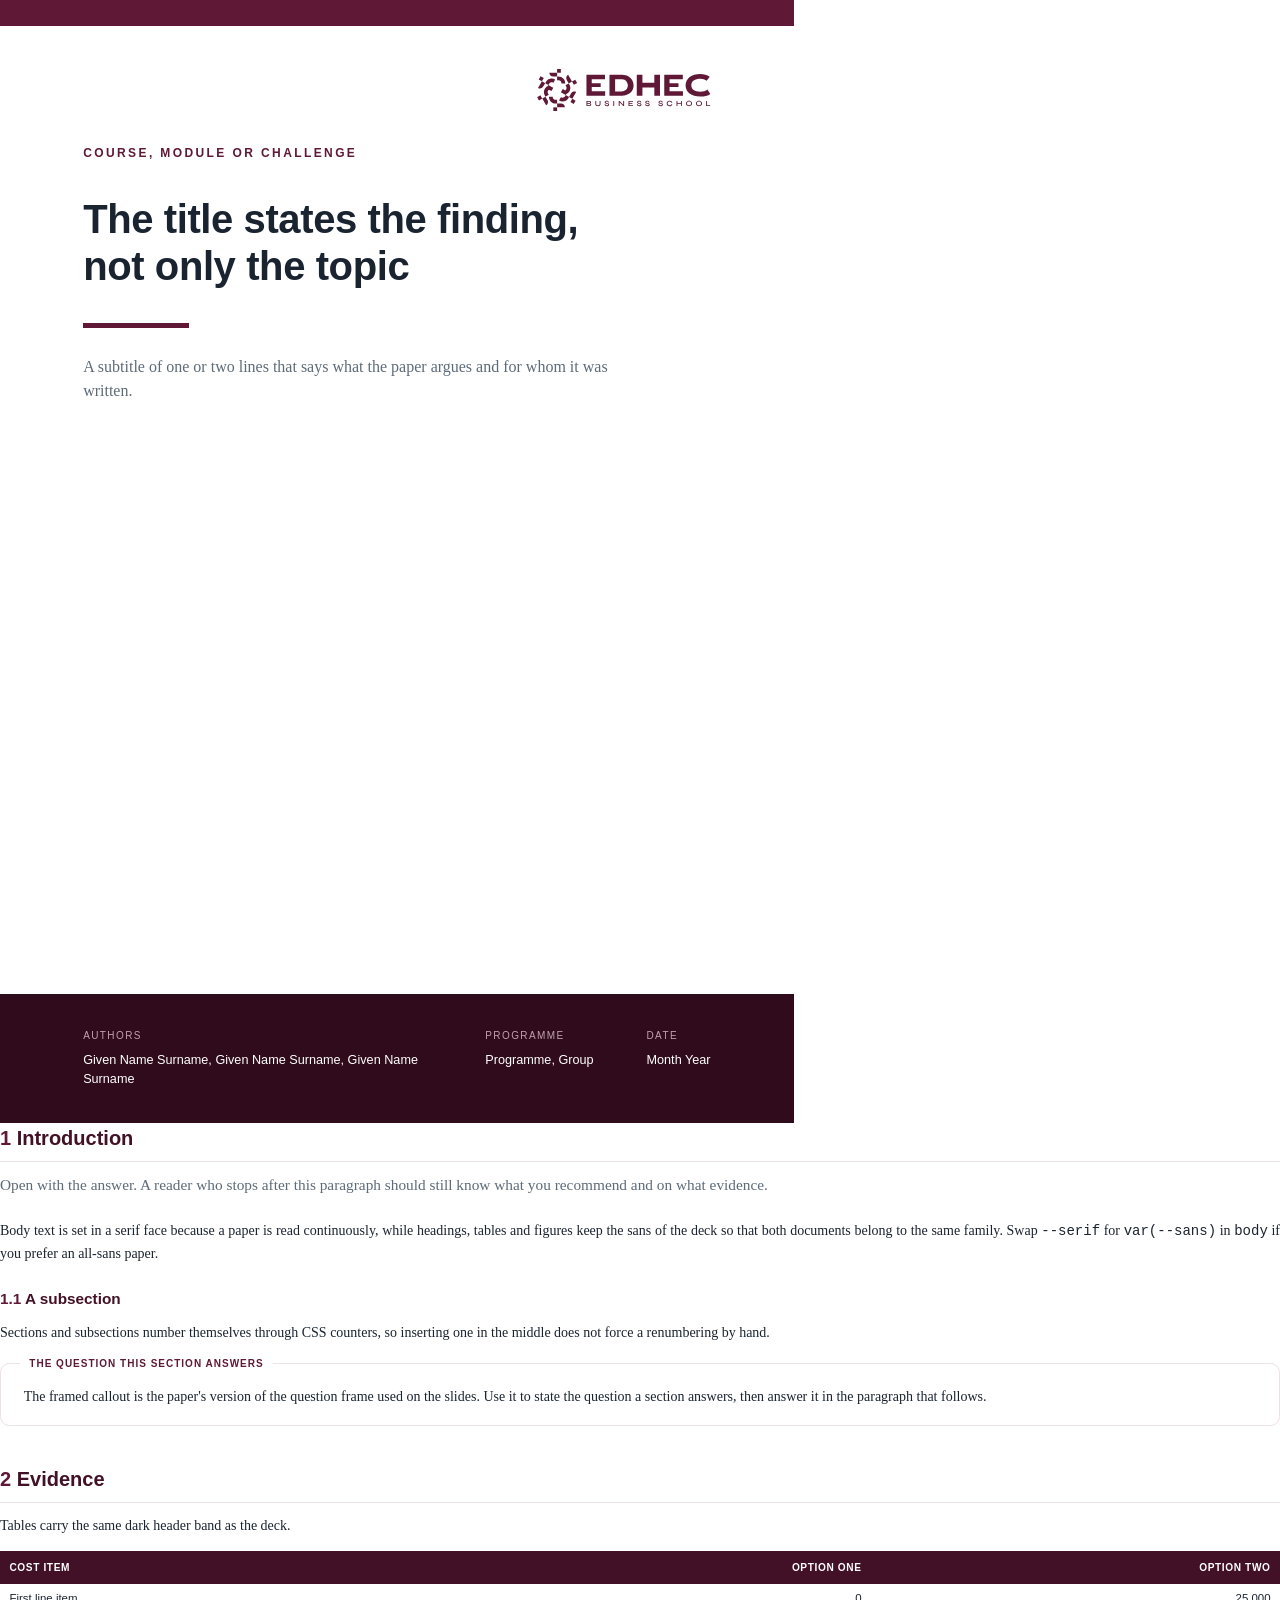
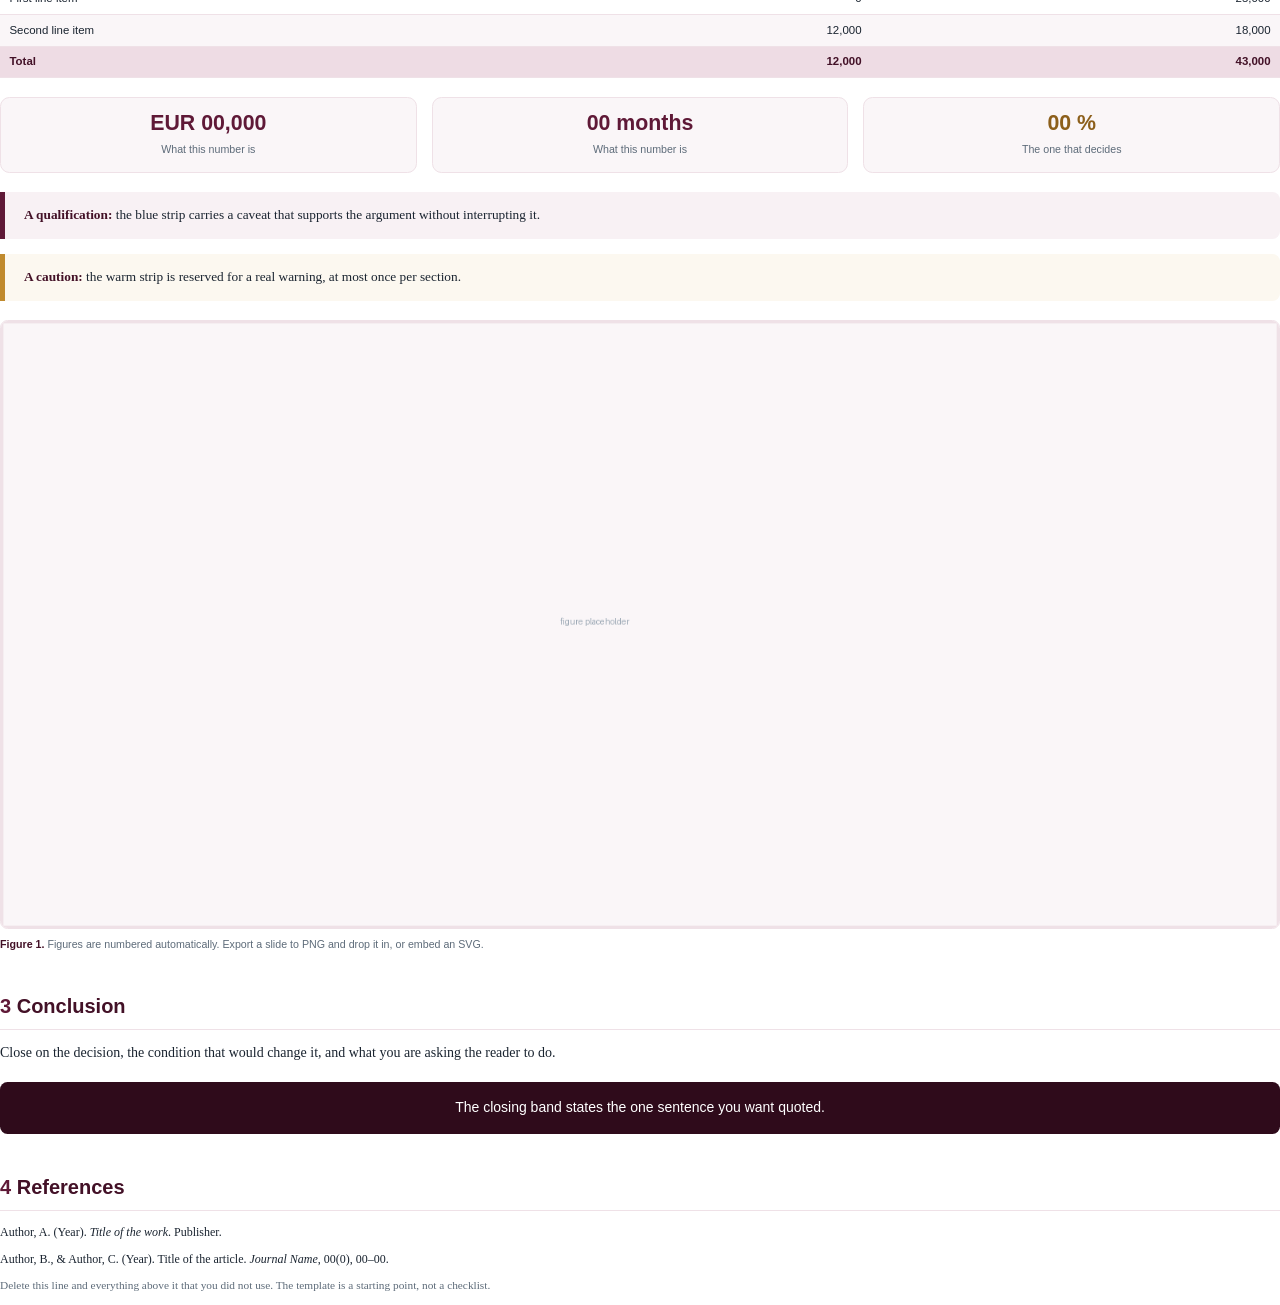
<file: paper/paper.html>
<!DOCTYPE html>
<html lang="en">
<head>
<meta charset="utf-8">
<title>EDHEC paper template</title>
<style>
/* =====================================================================
   EDHEC paper template, A4.
   Same palette and the same components as the slide deck, set for
   continuous reading instead of projection.

   Export:  chrome --headless --print-to-pdf=paper.pdf \
                   --no-pdf-header-footer paper.html
   Page numbers come from the @page margin boxes below, so Chrome's own
   header and footer must stay switched off.
   ===================================================================== */
:root{
  --blue:#5F1937; --navy:#431127; --deep:#2F0B1B;
  --sky:#F8F1F4; --sky2:#EEDCE4;
  --orange:#C08A2E; --orange-dark:#8C5F1B;
  --ink:#1A2430; --muted:#5D6B79; --line:#EFE1E7; --soft:#FAF6F8;
  --sans:"Helvetica Neue",Arial,"Segoe UI",Roboto,system-ui,sans-serif;
  --serif:Georgia,"Times New Roman",serif;  --logo:url("data:image/svg+xml,%3Csvg width=%22117%22 height=%2229%22 viewBox=%220 0 117 29%22 fill=%22none%22 xmlns=%22http://www.w3.org/2000/svg%22%3E%3Cg clip-path=%22url(%23clip0_3956_4393)%22%3E%3Cmask id=%22mask0_3956_4393%22 style=%22mask-type:luminance%22 maskUnits=%22userSpaceOnUse%22 x=%22-1681%22 y=%22-92%22 width=%222561%22 height=%221441%22%3E%3Cpath d=%22M-1680.88 -91.9454H879.118V1348.05H-1680.88V-91.9454Z%22 fill=%22white%22/%3E%3C/mask%3E%3Cg mask=%22url(%23mask0_3956_4393)%22%3E%3Cpath d=%22M35.6484 24.35C35.5204 24.43 35.3404 24.47 35.1097 24.47H33.8657V23.5313H35.0297C35.1684 23.5313 35.299 23.5393 35.4217 23.558C35.5444 23.5753 35.6444 23.6153 35.723 23.678C35.8017 23.7393 35.8404 23.838 35.8404 23.974C35.8404 24.1446 35.7764 24.27 35.6484 24.35ZM33.8657 22.0473H35.0244C35.227 22.0473 35.391 22.0846 35.5177 22.1566C35.6444 22.23 35.707 22.3513 35.707 22.522C35.707 22.6966 35.6444 22.8233 35.5177 22.9046C35.391 22.9846 35.2124 23.0233 34.9817 23.0233H33.8657V22.0473ZM36.1044 23.3926C35.9964 23.3353 35.871 23.2953 35.731 23.2726C35.635 23.2566 35.5297 23.2513 35.4257 23.2446C35.5737 23.226 35.7124 23.2006 35.8297 23.1606C35.9897 23.1046 36.1137 23.022 36.2004 22.9086C36.287 22.798 36.331 22.6446 36.331 22.4526C36.331 22.154 36.2177 21.926 35.9924 21.7673C35.767 21.61 35.4417 21.53 35.019 21.53H33.2577V24.9873H35.2004C35.4457 24.9806 35.663 24.9406 35.851 24.8673C36.039 24.7953 36.187 24.6886 36.2937 24.55C36.4004 24.4113 36.4537 24.2353 36.4537 24.022C36.4537 23.862 36.423 23.7313 36.3604 23.63C36.2977 23.5286 36.2124 23.4486 36.1044 23.3926Z%22 fill=%22%235F1937%22/%3E%3C/g%3E%3Cmask id=%22mask1_3956_4393%22 style=%22mask-type:luminance%22 maskUnits=%22userSpaceOnUse%22 x=%22-1681%22 y=%22-92%22 width=%222561%22 height=%221441%22%3E%3Cpath d=%22M-1680.88 -91.9454H879.118V1348.05H-1680.88V-91.9454Z%22 fill=%22white%22/%3E%3C/mask%3E%3Cg mask=%22url(%23mask1_3956_4393)%22%3E%3Cpath d=%22M42.1256 23.5308C42.1256 23.8014 42.0736 24.0068 41.9709 24.1468C41.8683 24.2881 41.7309 24.3841 41.5603 24.4374C41.3896 24.4908 41.1989 24.5174 40.9896 24.5174C40.7723 24.5174 40.5763 24.4908 40.4029 24.4374C40.2283 24.3841 40.0909 24.2881 39.9883 24.1468C39.8869 24.0068 39.8363 23.8014 39.8363 23.5308V21.5294H39.2283V23.5788C39.2283 23.7961 39.2576 23.9854 39.3163 24.1494C39.3749 24.3134 39.4576 24.4521 39.5616 24.5654C39.6669 24.6801 39.7923 24.7734 39.9376 24.8454C40.0843 24.9188 40.2456 24.9721 40.4243 25.0028C40.6016 25.0348 40.7896 25.0508 40.9896 25.0508C41.1816 25.0508 41.3629 25.0348 41.5363 25.0028C41.7083 24.9721 41.8683 24.9188 42.0136 24.8454C42.1589 24.7734 42.2856 24.6801 42.3923 24.5654C42.4989 24.4521 42.5816 24.3134 42.6403 24.1494C42.6989 23.9854 42.7283 23.7961 42.7283 23.5788V21.5294H42.1256V23.5308Z%22 fill=%22%235F1937%22/%3E%3C/g%3E%3Cmask id=%22mask2_3956_4393%22 style=%22mask-type:luminance%22 maskUnits=%22userSpaceOnUse%22 x=%22-1681%22 y=%22-92%22 width=%222561%22 height=%221441%22%3E%3Cpath d=%22M-1680.88 -91.9454H879.118V1348.05H-1680.88V-91.9454Z%22 fill=%22white%22/%3E%3C/mask%3E%3Cg mask=%22url(%23mask2_3956_4393)%22%3E%3Cpath d=%22M48.109 23.3286C47.997 23.254 47.8663 23.1913 47.717 23.142C47.5676 23.0926 47.4076 23.0526 47.237 23.0246C47.037 22.982 46.869 22.942 46.733 22.9046C46.5956 22.8673 46.4876 22.8273 46.4103 22.7873C46.3316 22.746 46.2756 22.7006 46.241 22.6486C46.2076 22.5966 46.1916 22.5353 46.1916 22.4646C46.1916 22.2966 46.2623 22.1766 46.405 22.102C46.5463 22.0273 46.7223 21.9886 46.933 21.9886C47.1676 21.9886 47.361 22.0393 47.5143 22.1393C47.6676 22.238 47.749 22.4006 47.7596 22.6246H48.341C48.3476 22.2686 48.233 21.9873 47.9943 21.778C47.7556 21.5713 47.4116 21.466 46.9596 21.466C46.6636 21.466 46.413 21.5086 46.2063 21.5953C46.001 21.6793 45.845 21.798 45.7396 21.946C45.6356 22.0966 45.5823 22.2633 45.5823 22.4486C45.5823 22.6113 45.6196 22.7526 45.6943 22.8726C45.769 22.9913 45.8716 23.0926 46.001 23.174C46.1316 23.2553 46.2783 23.3233 46.4423 23.3766C46.605 23.43 46.7743 23.4726 46.949 23.5046C47.1583 23.5433 47.3316 23.5833 47.4663 23.6246C47.601 23.666 47.7023 23.7153 47.7676 23.774C47.833 23.8326 47.8663 23.914 47.8663 24.0166C47.8663 24.1206 47.8383 24.21 47.7836 24.286C47.729 24.3633 47.6436 24.422 47.5303 24.4646C47.4156 24.5073 47.2716 24.5286 47.0983 24.5286C46.9023 24.5286 46.729 24.4993 46.5783 24.4406C46.4263 24.382 46.3063 24.3006 46.2143 24.1953C46.1236 24.0913 46.0716 23.9726 46.057 23.8406H45.465C45.4543 23.9153 45.465 24.0046 45.4943 24.11C45.525 24.2153 45.5783 24.3233 45.6543 24.4326C45.7316 24.5433 45.833 24.646 45.9623 24.7393C46.089 24.834 46.245 24.91 46.429 24.9686C46.6116 25.0286 46.8263 25.0566 47.0716 25.0566C47.3943 25.0566 47.6596 25.014 47.8636 24.926C48.0676 24.8393 48.2196 24.7206 48.3196 24.5686C48.4196 24.418 48.469 24.2446 48.469 24.0486C48.469 23.878 48.437 23.734 48.373 23.6166C48.309 23.4993 48.221 23.4033 48.109 23.3286Z%22 fill=%22%235F1937%22/%3E%3C/g%3E%3Cmask id=%22mask3_3956_4393%22 style=%22mask-type:luminance%22 maskUnits=%22userSpaceOnUse%22 x=%22-1681%22 y=%22-92%22 width=%222561%22 height=%221441%22%3E%3Cpath d=%22M-1680.88 -91.9454H879.118V1348.05H-1680.88V-91.9454Z%22 fill=%22white%22/%3E%3C/mask%3E%3Cg mask=%22url(%23mask3_3956_4393)%22%3E%3Cpath d=%22M51.3336 24.9883H51.9417V21.5309H51.3336V24.9883Z%22 fill=%22%235F1937%22/%3E%3C/g%3E%3Cmask id=%22mask4_3956_4393%22 style=%22mask-type:luminance%22 maskUnits=%22userSpaceOnUse%22 x=%22-1681%22 y=%22-92%22 width=%222561%22 height=%221441%22%3E%3Cpath d=%22M-1680.88 -91.9454H879.118V1348.05H-1680.88V-91.9454Z%22 fill=%22white%22/%3E%3C/mask%3E%3Cg mask=%22url(%23mask4_3956_4393)%22%3E%3Cpath d=%22M58.0249 24.1593L55.6183 21.53H55.0103V24.9873H55.6183V22.378L58.0249 24.9873H58.6276V21.53H58.0249V24.1593Z%22 fill=%22%235F1937%22/%3E%3C/g%3E%3Cmask id=%22mask5_3956_4393%22 style=%22mask-type:luminance%22 maskUnits=%22userSpaceOnUse%22 x=%22-1681%22 y=%22-92%22 width=%222561%22 height=%221441%22%3E%3Cpath d=%22M-1680.88 -91.9454H879.118V1348.05H-1680.88V-91.9454Z%22 fill=%22white%22/%3E%3C/mask%3E%3Cg mask=%22url(%23mask5_3956_4393)%22%3E%3Cpath d=%22M62.2025 23.5153H64.1878V23.014H62.2025V22.054H64.6251V21.53H61.5945V24.9873H64.6305V24.4646H62.2025V23.5153Z%22 fill=%22%235F1937%22/%3E%3C/g%3E%3Cmask id=%22mask6_3956_4393%22 style=%22mask-type:luminance%22 maskUnits=%22userSpaceOnUse%22 x=%22-1681%22 y=%22-92%22 width=%222561%22 height=%221441%22%3E%3Cpath d=%22M-1680.88 -91.9454H879.118V1348.05H-1680.88V-91.9454Z%22 fill=%22white%22/%3E%3C/mask%3E%3Cg mask=%22url(%23mask6_3956_4393)%22%3E%3Cpath d=%22M69.9148 23.3286C69.8028 23.254 69.6722 23.1913 69.5228 23.142C69.3735 23.0926 69.2135 23.0526 69.0428 23.0246C68.8428 22.982 68.6748 22.942 68.5388 22.9046C68.4015 22.8673 68.2935 22.8273 68.2148 22.7873C68.1375 22.746 68.0815 22.7006 68.0468 22.6486C68.0135 22.5966 67.9962 22.5353 67.9962 22.4646C67.9962 22.2966 68.0682 22.1766 68.2095 22.102C68.3522 22.0273 68.5282 21.9886 68.7388 21.9886C68.9735 21.9886 69.1668 22.0393 69.3202 22.1393C69.4722 22.238 69.5548 22.4006 69.5655 22.6246H70.1468C70.1535 22.2686 70.0388 21.9873 69.8002 21.778C69.5615 21.5713 69.2162 21.466 68.7655 21.466C68.4695 21.466 68.2188 21.5086 68.0122 21.5953C67.8068 21.6793 67.6508 21.798 67.5455 21.946C67.4415 22.0966 67.3882 22.2633 67.3882 22.4486C67.3882 22.6113 67.4255 22.7526 67.5002 22.8726C67.5748 22.9913 67.6775 23.0926 67.8068 23.174C67.9375 23.2553 68.0842 23.3233 68.2482 23.3766C68.4108 23.43 68.5802 23.4726 68.7548 23.5046C68.9642 23.5433 69.1362 23.5833 69.2722 23.6246C69.4068 23.666 69.5068 23.7153 69.5735 23.774C69.6388 23.8326 69.6722 23.914 69.6722 24.0166C69.6722 24.1206 69.6442 24.21 69.5895 24.286C69.5335 24.3633 69.4495 24.422 69.3362 24.4646C69.2215 24.5073 69.0775 24.5286 68.9042 24.5286C68.7082 24.5286 68.5348 24.4993 68.3828 24.4406C68.2322 24.382 68.1108 24.3006 68.0202 24.1953C67.9295 24.0913 67.8775 23.9726 67.8628 23.8406H67.2708C67.2602 23.9153 67.2695 24.0046 67.3002 24.11C67.3308 24.2153 67.3842 24.3233 67.4602 24.4326C67.5362 24.5433 67.6388 24.646 67.7668 24.7393C67.8948 24.834 68.0508 24.91 68.2335 24.9686C68.4175 25.0286 68.6308 25.0566 68.8775 25.0566C69.2002 25.0566 69.4642 25.014 69.6695 24.926C69.8735 24.8393 70.0255 24.7206 70.1255 24.5686C70.2255 24.418 70.2748 24.2446 70.2748 24.0486C70.2748 23.878 70.2428 23.734 70.1788 23.6166C70.1148 23.4993 70.0268 23.4033 69.9148 23.3286Z%22 fill=%22%235F1937%22/%3E%3C/g%3E%3Cmask id=%22mask7_3956_4393%22 style=%22mask-type:luminance%22 maskUnits=%22userSpaceOnUse%22 x=%22-1681%22 y=%22-92%22 width=%222561%22 height=%221441%22%3E%3Cpath d=%22M-1680.88 -91.9454H879.118V1348.05H-1680.88V-91.9454Z%22 fill=%22white%22/%3E%3C/mask%3E%3Cg mask=%22url(%23mask7_3956_4393)%22%3E%3Cpath d=%22M75.4529 23.3286C75.3409 23.254 75.2103 23.1913 75.0609 23.142C74.9116 23.0926 74.7516 23.0526 74.5809 23.0246C74.3809 22.982 74.2129 22.942 74.0769 22.9046C73.9396 22.8673 73.8316 22.8273 73.7529 22.7873C73.6756 22.746 73.6196 22.7006 73.5849 22.6486C73.5516 22.5966 73.5343 22.5353 73.5343 22.4646C73.5343 22.2966 73.6063 22.1766 73.7476 22.102C73.8903 22.0273 74.0663 21.9886 74.2769 21.9886C74.5116 21.9886 74.7049 22.0393 74.8583 22.1393C75.0103 22.238 75.0929 22.4006 75.1036 22.6246H75.6849C75.6916 22.2686 75.5769 21.9873 75.3383 21.778C75.0996 21.5713 74.7543 21.466 74.3036 21.466C74.0076 21.466 73.7569 21.5086 73.5503 21.5953C73.3449 21.6793 73.1889 21.798 73.0836 21.946C72.9796 22.0966 72.9263 22.2633 72.9263 22.4486C72.9263 22.6113 72.9636 22.7526 73.0383 22.8726C73.1129 22.9913 73.2156 23.0926 73.3449 23.174C73.4756 23.2553 73.6223 23.3233 73.7863 23.3766C73.9489 23.43 74.1183 23.4726 74.2929 23.5046C74.5023 23.5433 74.6743 23.5833 74.8103 23.6246C74.9449 23.666 75.0449 23.7153 75.1116 23.774C75.1769 23.8326 75.2103 23.914 75.2103 24.0166C75.2103 24.1206 75.1823 24.21 75.1276 24.286C75.0716 24.3633 74.9876 24.422 74.8743 24.4646C74.7596 24.5073 74.6156 24.5286 74.4423 24.5286C74.2463 24.5286 74.0729 24.4993 73.9209 24.4406C73.7703 24.382 73.6489 24.3006 73.5583 24.1953C73.4676 24.0913 73.4156 23.9726 73.4009 23.8406H72.8089C72.7983 23.9153 72.8076 24.0046 72.8383 24.11C72.8689 24.2153 72.9223 24.3233 72.9983 24.4326C73.0743 24.5433 73.1769 24.646 73.3049 24.7393C73.4329 24.834 73.5889 24.91 73.7716 24.9686C73.9556 25.0286 74.1689 25.0566 74.4156 25.0566C74.7383 25.0566 75.0023 25.014 75.2076 24.926C75.4116 24.8393 75.5636 24.7206 75.6636 24.5686C75.7636 24.418 75.8129 24.2446 75.8129 24.0486C75.8129 23.878 75.7809 23.734 75.7169 23.6166C75.6529 23.4993 75.5649 23.4033 75.4529 23.3286Z%22 fill=%22%235F1937%22/%3E%3C/g%3E%3Cmask id=%22mask8_3956_4393%22 style=%22mask-type:luminance%22 maskUnits=%22userSpaceOnUse%22 x=%22-1681%22 y=%22-92%22 width=%222561%22 height=%221441%22%3E%3Cpath d=%22M-1680.88 -91.9454H879.118V1348.05H-1680.88V-91.9454Z%22 fill=%22white%22/%3E%3C/mask%3E%3Cg mask=%22url(%23mask8_3956_4393)%22%3E%3Cpath d=%22M84.3522 23.3286C84.2402 23.254 84.1096 23.1913 83.9602 23.142C83.8109 23.0926 83.6509 23.0526 83.4802 23.0246C83.2802 22.982 83.1122 22.942 82.9762 22.9046C82.8389 22.8673 82.7309 22.8273 82.6522 22.7873C82.5749 22.746 82.5189 22.7006 82.4842 22.6486C82.4509 22.5966 82.4336 22.5353 82.4336 22.4646C82.4336 22.2966 82.5056 22.1766 82.6469 22.102C82.7896 22.0273 82.9656 21.9886 83.1762 21.9886C83.4109 21.9886 83.6042 22.0393 83.7576 22.1393C83.9096 22.238 83.9922 22.4006 84.0029 22.6246H84.5842C84.5909 22.2686 84.4762 21.9873 84.2376 21.778C83.9989 21.5713 83.6536 21.466 83.2029 21.466C82.9069 21.466 82.6562 21.5086 82.4496 21.5953C82.2442 21.6793 82.0882 21.798 81.9829 21.946C81.8789 22.0966 81.8256 22.2633 81.8256 22.4486C81.8256 22.6113 81.8629 22.7526 81.9376 22.8726C82.0122 22.9913 82.1149 23.0926 82.2442 23.174C82.3749 23.2553 82.5216 23.3233 82.6856 23.3766C82.8482 23.43 83.0176 23.4726 83.1922 23.5046C83.4016 23.5433 83.5736 23.5833 83.7096 23.6246C83.8442 23.666 83.9442 23.7153 84.0109 23.774C84.0762 23.8326 84.1096 23.914 84.1096 24.0166C84.1096 24.1206 84.0816 24.21 84.0269 24.286C83.9722 24.3633 83.8869 24.422 83.7736 24.4646C83.6589 24.5073 83.5149 24.5286 83.3416 24.5286C83.1456 24.5286 82.9722 24.4993 82.8216 24.4406C82.6696 24.382 82.5482 24.3006 82.4576 24.1953C82.3669 24.0913 82.3149 23.9726 82.3002 23.8406H81.7082C81.6976 23.9153 81.7069 24.0046 81.7376 24.11C81.7682 24.2153 81.8216 24.3233 81.8976 24.4326C81.9749 24.5433 82.0762 24.646 82.2042 24.7393C82.3322 24.834 82.4882 24.91 82.6709 24.9686C82.8549 25.0286 83.0696 25.0566 83.3149 25.0566C83.6376 25.0566 83.9016 25.014 84.1069 24.926C84.3109 24.8393 84.4629 24.7206 84.5629 24.5686C84.6629 24.418 84.7122 24.2446 84.7122 24.0486C84.7122 23.878 84.6802 23.734 84.6162 23.6166C84.5522 23.4993 84.4642 23.4033 84.3522 23.3286Z%22 fill=%22%235F1937%22/%3E%3C/g%3E%3Cmask id=%22mask9_3956_4393%22 style=%22mask-type:luminance%22 maskUnits=%22userSpaceOnUse%22 x=%22-1681%22 y=%22-92%22 width=%222561%22 height=%221441%22%3E%3Cpath d=%22M-1680.88 -91.9454H879.118V1348.05H-1680.88V-91.9454Z%22 fill=%22white%22/%3E%3C/mask%3E%3Cg mask=%22url(%23mask9_3956_4393)%22%3E%3Cpath d=%22M88.6283 22.1464C88.8376 22.0491 89.075 21.9998 89.3376 21.9998C89.547 21.9998 89.7336 22.0304 89.895 22.0904C90.0576 22.1518 90.191 22.2371 90.2976 22.3491C90.4056 22.4611 90.483 22.5971 90.5323 22.7571H91.1203C91.0883 22.4878 90.995 22.2558 90.843 22.0638C90.6896 21.8718 90.4856 21.7238 90.231 21.6211C89.9776 21.5184 89.679 21.4664 89.3376 21.4664C89.0456 21.4664 88.779 21.5051 88.535 21.5838C88.291 21.6624 88.0803 21.7784 87.9003 21.9331C87.7203 22.0878 87.5816 22.2758 87.4843 22.4958C87.3856 22.7171 87.3376 22.9731 87.3376 23.2638C87.3376 23.5531 87.3856 23.8078 87.4843 24.0304C87.5816 24.2518 87.7203 24.4384 87.9003 24.5904C88.0803 24.7411 88.291 24.8558 88.535 24.9344C88.779 25.0118 89.0456 25.0518 89.3376 25.0518C89.6763 25.0518 89.9723 25.0011 90.2256 24.8998C90.4803 24.7984 90.6843 24.6518 90.8376 24.4624C90.9896 24.2718 91.0843 24.0438 91.1203 23.7771H90.5283C90.4776 23.9291 90.399 24.0624 90.2936 24.1744C90.1856 24.2864 90.0523 24.3718 89.8923 24.4304C89.7323 24.4891 89.547 24.5184 89.3376 24.5184C89.075 24.5184 88.8376 24.4704 88.6283 24.3744C88.419 24.2784 88.2536 24.1371 88.135 23.9504C88.015 23.7638 87.9563 23.5344 87.9563 23.2638C87.9563 22.9904 88.015 22.7598 88.135 22.5731C88.2536 22.3864 88.419 22.2438 88.6283 22.1464Z%22 fill=%22%235F1937%22/%3E%3C/g%3E%3Cmask id=%22mask10_3956_4393%22 style=%22mask-type:luminance%22 maskUnits=%22userSpaceOnUse%22 x=%22-1681%22 y=%22-92%22 width=%222561%22 height=%221441%22%3E%3Cpath d=%22M-1680.88 -91.9454H879.118V1348.05H-1680.88V-91.9454Z%22 fill=%22white%22/%3E%3C/mask%3E%3Cg mask=%22url(%23mask10_3956_4393)%22%3E%3Cpath d=%22M96.9408 22.9976H94.5555V21.5309H93.9475V24.9883H94.5555V23.5149H96.9408V24.9883H97.5435V21.5309H96.9408V22.9976Z%22 fill=%22%235F1937%22/%3E%3C/g%3E%3Cmask id=%22mask11_3956_4393%22 style=%22mask-type:luminance%22 maskUnits=%22userSpaceOnUse%22 x=%22-1681%22 y=%22-92%22 width=%222561%22 height=%221441%22%3E%3Cpath d=%22M-1680.88 -91.9454H879.118V1348.05H-1680.88V-91.9454Z%22 fill=%22white%22/%3E%3C/mask%3E%3Cg mask=%22url(%23mask11_3956_4393)%22%3E%3Cpath d=%22M103.581 23.9601C103.462 24.1468 103.298 24.2868 103.093 24.3788C102.886 24.4708 102.648 24.5174 102.378 24.5174C102.11 24.5174 101.873 24.4708 101.662 24.3788C101.453 24.2868 101.288 24.1468 101.166 23.9601C101.046 23.7734 100.985 23.5388 100.985 23.2588C100.985 22.9814 101.046 22.7494 101.166 22.5628C101.288 22.3748 101.453 22.2348 101.662 22.1401C101.873 22.0468 102.11 21.9988 102.378 21.9988C102.648 21.9988 102.886 22.0468 103.093 22.1401C103.298 22.2348 103.462 22.3748 103.581 22.5628C103.7 22.7494 103.76 22.9814 103.76 23.2588C103.76 23.5388 103.7 23.7734 103.581 23.9601ZM103.44 21.6814C103.141 21.5374 102.786 21.4654 102.378 21.4654C101.973 21.4654 101.62 21.5374 101.318 21.6814C101.018 21.8254 100.785 22.0321 100.62 22.3001C100.454 22.5694 100.372 22.8881 100.372 23.2588C100.372 23.6281 100.454 23.9468 100.62 24.2134C100.785 24.4801 101.018 24.6868 101.318 24.8321C101.62 24.9788 101.973 25.0508 102.378 25.0508C102.786 25.0508 103.141 24.9788 103.44 24.8321C103.738 24.6868 103.97 24.4801 104.136 24.2134C104.301 23.9468 104.384 23.6281 104.384 23.2588C104.384 22.8881 104.301 22.5694 104.136 22.3001C103.97 22.0321 103.738 21.8254 103.44 21.6814Z%22 fill=%22%235F1937%22/%3E%3C/g%3E%3Cmask id=%22mask12_3956_4393%22 style=%22mask-type:luminance%22 maskUnits=%22userSpaceOnUse%22 x=%22-1681%22 y=%22-92%22 width=%222561%22 height=%221441%22%3E%3Cpath d=%22M-1680.88 -91.9454H879.118V1348.05H-1680.88V-91.9454Z%22 fill=%22white%22/%3E%3C/mask%3E%3Cg mask=%22url(%23mask12_3956_4393)%22%3E%3Cpath d=%22M110.282 23.9601C110.163 24.1468 109.999 24.2868 109.794 24.3788C109.587 24.4708 109.349 24.5174 109.079 24.5174C108.811 24.5174 108.574 24.4708 108.363 24.3788C108.154 24.2868 107.989 24.1468 107.867 23.9601C107.747 23.7734 107.686 23.5388 107.686 23.2588C107.686 22.9814 107.747 22.7494 107.867 22.5628C107.989 22.3748 108.154 22.2348 108.363 22.1401C108.574 22.0468 108.811 21.9988 109.079 21.9988C109.349 21.9988 109.587 22.0468 109.794 22.1401C109.999 22.2348 110.163 22.3748 110.282 22.5628C110.401 22.7494 110.461 22.9814 110.461 23.2588C110.461 23.5388 110.401 23.7734 110.282 23.9601ZM110.141 21.6814C109.842 21.5374 109.487 21.4654 109.079 21.4654C108.673 21.4654 108.321 21.5374 108.019 21.6814C107.719 21.8254 107.486 22.0321 107.321 22.3001C107.155 22.5694 107.073 22.8881 107.073 23.2588C107.073 23.6281 107.155 23.9468 107.321 24.2134C107.486 24.4801 107.719 24.6868 108.019 24.8321C108.321 24.9788 108.673 25.0508 109.079 25.0508C109.487 25.0508 109.842 24.9788 110.141 24.8321C110.439 24.6868 110.671 24.4801 110.837 24.2134C111.002 23.9468 111.085 23.6281 111.085 23.2588C111.085 22.8881 111.002 22.5694 110.837 22.3001C110.671 22.0321 110.439 21.8254 110.141 21.6814Z%22 fill=%22%235F1937%22/%3E%3C/g%3E%3Cmask id=%22mask13_3956_4393%22 style=%22mask-type:luminance%22 maskUnits=%22userSpaceOnUse%22 x=%22-1681%22 y=%22-92%22 width=%222561%22 height=%221441%22%3E%3Cpath d=%22M-1680.88 -91.9454H879.118V1348.05H-1680.88V-91.9454Z%22 fill=%22white%22/%3E%3C/mask%3E%3Cg mask=%22url(%23mask13_3956_4393)%22%3E%3Cpath d=%22M114.521 24.4646V21.53H113.913V24.9873H116.677V24.4646H114.521Z%22 fill=%22%235F1937%22/%3E%3C/g%3E%3Cmask id=%22mask14_3956_4393%22 style=%22mask-type:luminance%22 maskUnits=%22userSpaceOnUse%22 x=%22-1681%22 y=%22-92%22 width=%222561%22 height=%221441%22%3E%3Cpath d=%22M-1680.88 -91.9454H879.118V1348.05H-1680.88V-91.9454Z%22 fill=%22white%22/%3E%3C/mask%3E%3Cg mask=%22url(%23mask14_3956_4393)%22%3E%3Cpath d=%22M57.1798 15.1364H52.5691V6.96043H57.1798C60.6211 6.96043 61.1505 10.3924 61.1505 10.9991C61.1505 14.5591 57.9291 15.1364 57.1798 15.1364ZM56.9371 3.8831H48.7665V18.0791H56.9371C58.3185 18.0791 65.0038 17.4511 65.0038 10.9804C65.0038 7.1631 62.0718 3.8831 56.9371 3.8831Z%22 fill=%22%235F1937%22/%3E%3C/g%3E%3Cmask id=%22mask15_3956_4393%22 style=%22mask-type:luminance%22 maskUnits=%22userSpaceOnUse%22 x=%22-1681%22 y=%22-92%22 width=%222561%22 height=%221441%22%3E%3Cpath d=%22M-1680.88 -91.9454H879.118V1348.05H-1680.88V-91.9454Z%22 fill=%22white%22/%3E%3C/mask%3E%3Cg mask=%22url(%23mask15_3956_4393)%22%3E%3Cpath d=%22M33.2581 18.0791V3.88177H45.7474V6.8631H36.8127V9.67644H42.8447V12.1258H36.8127V15.0311H45.8541V18.0791H33.2581Z%22 fill=%22%235F1937%22/%3E%3C/g%3E%3Cmask id=%22mask16_3956_4393%22 style=%22mask-type:luminance%22 maskUnits=%22userSpaceOnUse%22 x=%22-1681%22 y=%22-92%22 width=%222561%22 height=%221441%22%3E%3Cpath d=%22M-1680.88 -91.9454H879.118V1348.05H-1680.88V-91.9454Z%22 fill=%22white%22/%3E%3C/mask%3E%3Cg mask=%22url(%23mask16_3956_4393)%22%3E%3Cpath d=%22M85.6832 18.0791V3.88177H98.1726V6.8631H89.2379V9.67644H95.2699V12.1258H89.2379V15.0311H98.2792V18.0791H85.6832Z%22 fill=%22%235F1937%22/%3E%3C/g%3E%3Cmask id=%22mask17_3956_4393%22 style=%22mask-type:luminance%22 maskUnits=%22userSpaceOnUse%22 x=%22-1681%22 y=%22-92%22 width=%222561%22 height=%221441%22%3E%3Cpath d=%22M-1680.88 -91.9454H879.118V1348.05H-1680.88V-91.9454Z%22 fill=%22white%22/%3E%3C/mask%3E%3Cg mask=%22url(%23mask17_3956_4393)%22%3E%3Cpath d=%22M78.9925 3.88177V9.30977H70.9658V3.88177H67.1578V18.0791H70.9658V12.4471H78.9925V18.0791H82.8005V3.88177H78.9925Z%22 fill=%22%235F1937%22/%3E%3C/g%3E%3Cmask id=%22mask18_3956_4393%22 style=%22mask-type:luminance%22 maskUnits=%22userSpaceOnUse%22 x=%22-1681%22 y=%22-92%22 width=%222561%22 height=%221441%22%3E%3Cpath d=%22M-1680.88 -91.9454H879.118V1348.05H-1680.88V-91.9454Z%22 fill=%22white%22/%3E%3C/mask%3E%3Cg mask=%22url(%23mask18_3956_4393)%22%3E%3Cpath d=%22M116.732 16.7969C115.123 17.9303 112.843 18.6143 109.871 18.6143C103.988 18.6143 100.05 15.8089 100.05 10.9809C100.05 6.40492 104.154 3.34759 109.871 3.34759C112.338 3.34759 114.592 4.05292 116.316 5.21959L114.263 7.92492C113.184 7.11826 111.662 6.61826 109.919 6.61826C106.303 6.61826 103.894 8.10226 103.894 10.9809C103.894 13.8196 106.25 15.3436 109.919 15.3436C111.894 15.3436 113.644 14.8796 114.744 13.8649L116.732 16.7969Z%22 fill=%22%235F1937%22/%3E%3C/g%3E%3Cmask id=%22mask19_3956_4393%22 style=%22mask-type:luminance%22 maskUnits=%22userSpaceOnUse%22 x=%22-1681%22 y=%22-92%22 width=%222561%22 height=%221441%22%3E%3Cpath d=%22M-1680.88 -91.9454H879.118V1348.05H-1680.88V-91.9454Z%22 fill=%22white%22/%3E%3C/mask%3E%3Cg mask=%22url(%23mask19_3956_4393)%22%3E%3Cpath d=%22M10.9376 28.4043H13.471V25.8709H10.9376V28.4043Z%22 fill=%22%235F1937%22/%3E%3C/g%3E%3Cmask id=%22mask20_3956_4393%22 style=%22mask-type:luminance%22 maskUnits=%22userSpaceOnUse%22 x=%22-1681%22 y=%22-92%22 width=%222561%22 height=%221441%22%3E%3Cpath d=%22M-1680.88 -91.9454H879.118V1348.05H-1680.88V-91.9454Z%22 fill=%22white%22/%3E%3C/mask%3E%3Cg mask=%22url(%23mask20_3956_4393)%22%3E%3Cpath d=%22M16.1737 23.3368C17.5724 23.3368 18.7071 24.4715 18.7071 25.8701H13.4711V23.3368H16.1737Z%22 fill=%22%235F1937%22/%3E%3C/g%3E%3Cmask id=%22mask21_3956_4393%22 style=%22mask-type:luminance%22 maskUnits=%22userSpaceOnUse%22 x=%22-1681%22 y=%22-92%22 width=%222561%22 height=%221441%22%3E%3Cpath d=%22M-1680.88 -91.9454H879.118V1348.05H-1680.88V-91.9454Z%22 fill=%22white%22/%3E%3C/mask%3E%3Cg mask=%22url(%23mask21_3956_4393)%22%3E%3Cpath d=%22M13.4708 20.8036H12.5055C11.4215 20.8036 10.5402 19.9209 10.5402 18.8369V18.6729H8.00549V18.8369C8.00549 21.3222 10.0202 23.3369 12.5055 23.3369H13.4708V20.8036Z%22 fill=%22%235F1937%22/%3E%3C/g%3E%3Cmask id=%22mask22_3956_4393%22 style=%22mask-type:luminance%22 maskUnits=%22userSpaceOnUse%22 x=%22-1681%22 y=%22-92%22 width=%222561%22 height=%221441%22%3E%3Cpath d=%22M-1680.88 -91.9454H879.118V1348.05H-1680.88V-91.9454Z%22 fill=%22white%22/%3E%3C/mask%3E%3Cg mask=%22url(%23mask22_3956_4393)%22%3E%3Cpath d=%22M16.0057 -0.000162609H13.4723V2.5332H16.0057V-0.000162609Z%22 fill=%22%235F1937%22/%3E%3C/g%3E%3Cmask id=%22mask23_3956_4393%22 style=%22mask-type:luminance%22 maskUnits=%22userSpaceOnUse%22 x=%22-1681%22 y=%22-92%22 width=%222561%22 height=%221441%22%3E%3Cpath d=%22M-1680.88 -91.9454H879.118V1348.05H-1680.88V-91.9454Z%22 fill=%22white%22/%3E%3C/mask%3E%3Cg mask=%22url(%23mask23_3956_4393)%22%3E%3Cpath d=%22M10.7689 5.06738C9.37026 5.06738 8.2356 3.93272 8.2356 2.53405H13.4716V5.06738H10.7689Z%22 fill=%22%235F1937%22/%3E%3C/g%3E%3Cmask id=%22mask24_3956_4393%22 style=%22mask-type:luminance%22 maskUnits=%22userSpaceOnUse%22 x=%22-1681%22 y=%22-92%22 width=%222561%22 height=%221441%22%3E%3Cpath d=%22M-1680.88 -91.9454H879.118V1348.05H-1680.88V-91.9454Z%22 fill=%22white%22/%3E%3C/mask%3E%3Cg mask=%22url(%23mask24_3956_4393)%22%3E%3Cpath d=%22M13.4717 7.60078H14.437C15.521 7.60078 16.4023 8.48345 16.4023 9.56745V9.73145H18.937V9.56745C18.937 7.08211 16.9223 5.06745 14.437 5.06745H13.4717V7.60078Z%22 fill=%22%235F1937%22/%3E%3C/g%3E%3Cmask id=%22mask25_3956_4393%22 style=%22mask-type:luminance%22 maskUnits=%22userSpaceOnUse%22 x=%22-1681%22 y=%22-92%22 width=%222561%22 height=%221441%22%3E%3Cpath d=%22M-1680.88 -91.9454H879.118V1348.05H-1680.88V-91.9454Z%22 fill=%22white%22/%3E%3C/mask%3E%3Cg mask=%22url(%23mask25_3956_4393)%22%3E%3Cpath d=%22M24.6474 23.5547L25.9141 21.36L23.7194 20.0934L22.4528 22.288L24.6474 23.5547Z%22 fill=%22%235F1937%22/%3E%3C/g%3E%3Cmask id=%22mask26_3956_4393%22 style=%22mask-type:luminance%22 maskUnits=%22userSpaceOnUse%22 x=%22-1681%22 y=%22-92%22 width=%222561%22 height=%221441%22%3E%3Cpath d=%22M-1680.88 -91.9454H879.118V1348.05H-1680.88V-91.9454Z%22 fill=%22white%22/%3E%3C/mask%3E%3Cg mask=%22url(%23mask26_3956_4393)%22%3E%3Cpath d=%22M22.8773 16.4858C23.5773 15.2738 25.1266 14.8591 26.3386 15.5578L23.7199 20.0938L21.5253 18.8257L22.8773 16.4858Z%22 fill=%22%235F1937%22/%3E%3C/g%3E%3Cmask id=%22mask27_3956_4393%22 style=%22mask-type:luminance%22 maskUnits=%22userSpaceOnUse%22 x=%22-1681%22 y=%22-92%22 width=%222561%22 height=%221441%22%3E%3Cpath d=%22M-1680.88 -91.9454H879.118V1348.05H-1680.88V-91.9454Z%22 fill=%22white%22/%3E%3C/mask%3E%3Cg mask=%22url(%23mask27_3956_4393)%22%3E%3Cpath d=%22M19.332 17.5601L18.8493 18.3961C18.3066 19.3347 17.1026 19.6574 16.1626 19.1161L16.0213 19.0334L14.7546 21.2281L14.896 21.3094C17.0493 22.5521 19.8013 21.8147 21.044 19.6627L21.5253 18.8267L19.332 17.5601Z%22 fill=%22%235F1937%22/%3E%3C/g%3E%3Cmask id=%22mask28_3956_4393%22 style=%22mask-type:luminance%22 maskUnits=%22userSpaceOnUse%22 x=%22-1681%22 y=%22-92%22 width=%222561%22 height=%221441%22%3E%3Cpath d=%22M-1680.88 -91.9454H879.118V1348.05H-1680.88V-91.9454Z%22 fill=%22white%22/%3E%3C/mask%3E%3Cg mask=%22url(%23mask28_3956_4393)%22%3E%3Cpath d=%22M26.9724 9.36224L25.7058 7.16757L23.5111 8.43557L24.7778 10.6289L26.9724 9.36224Z%22 fill=%22%235F1937%22/%3E%3C/g%3E%3Cmask id=%22mask29_3956_4393%22 style=%22mask-type:luminance%22 maskUnits=%22userSpaceOnUse%22 x=%22-1681%22 y=%22-92%22 width=%222561%22 height=%221441%22%3E%3Cpath d=%22M-1680.88 -91.9454H879.118V1348.05H-1680.88V-91.9454Z%22 fill=%22white%22/%3E%3C/mask%3E%3Cg mask=%22url(%23mask29_3956_4393)%22%3E%3Cpath d=%22M19.9661 7.36117C19.2661 6.14917 19.6821 4.59984 20.8927 3.89984L23.5114 8.43451L21.3181 9.70117L19.9661 7.36117Z%22 fill=%22%235F1937%22/%3E%3C/g%3E%3Cmask id=%22mask30_3956_4393%22 style=%22mask-type:luminance%22 maskUnits=%22userSpaceOnUse%22 x=%22-1681%22 y=%22-92%22 width=%222561%22 height=%221441%22%3E%3Cpath d=%22M-1680.88 -91.9454H879.118V1348.05H-1680.88V-91.9454Z%22 fill=%22white%22/%3E%3C/mask%3E%3Cg mask=%22url(%23mask30_3956_4393)%22%3E%3Cpath d=%22M21.8004 10.5379L21.3177 9.70321L19.1231 10.9699L19.6057 11.8045C20.1297 12.7112 19.8471 13.8659 18.9817 14.4325L18.4044 14.0992L17.3071 13.4659L16.0404 15.6605L17.1377 16.2939L19.3324 17.5605L19.7057 16.9125C21.2937 16.2179 22.4031 14.6339 22.4031 12.7899C22.4031 11.9685 22.1844 11.2005 21.8004 10.5379Z%22 fill=%22%235F1937%22/%3E%3C/g%3E%3Cmask id=%22mask31_3956_4393%22 style=%22mask-type:luminance%22 maskUnits=%22userSpaceOnUse%22 x=%22-1681%22 y=%22-92%22 width=%222561%22 height=%221441%22%3E%3Cpath d=%22M-1680.88 -91.9454H879.118V1348.05H-1680.88V-91.9454Z%22 fill=%22white%22/%3E%3C/mask%3E%3Cg mask=%22url(%23mask31_3956_4393)%22%3E%3Cpath d=%22M2.32514 4.81601L1.05847 7.01068L3.25181 8.27734L4.51981 6.08268L2.32514 4.81601Z%22 fill=%22%235F1937%22/%3E%3C/g%3E%3Cmask id=%22mask32_3956_4393%22 style=%22mask-type:luminance%22 maskUnits=%22userSpaceOnUse%22 x=%22-1681%22 y=%22-92%22 width=%222561%22 height=%221441%22%3E%3Cpath d=%22M-1680.88 -91.9454H879.118V1348.05H-1680.88V-91.9454Z%22 fill=%22white%22/%3E%3C/mask%3E%3Cg mask=%22url(%23mask32_3956_4393)%22%3E%3Cpath d=%22M4.09512 11.8835C3.39512 13.0955 1.84579 13.5101 0.633789 12.8101L3.25246 8.27548L5.44712 9.54348L4.09512 11.8835Z%22 fill=%22%235F1937%22/%3E%3C/g%3E%3Cmask id=%22mask33_3956_4393%22 style=%22mask-type:luminance%22 maskUnits=%22userSpaceOnUse%22 x=%22-1681%22 y=%22-92%22 width=%222561%22 height=%221441%22%3E%3Cpath d=%22M-1680.88 -91.9454H879.118V1348.05H-1680.88V-91.9454Z%22 fill=%22white%22/%3E%3C/mask%3E%3Cg mask=%22url(%23mask33_3956_4393)%22%3E%3Cpath d=%22M7.64059 10.8096L8.12326 9.97357C8.66459 9.0349 9.86992 8.71224 10.8099 9.25357L10.9513 9.33624L12.2179 7.1429L12.0766 7.06024C9.92326 5.81757 7.17126 6.5549 5.92859 8.7069L5.44592 9.5429L7.64059 10.8096Z%22 fill=%22%235F1937%22/%3E%3C/g%3E%3Cmask id=%22mask34_3956_4393%22 style=%22mask-type:luminance%22 maskUnits=%22userSpaceOnUse%22 x=%22-1681%22 y=%22-92%22 width=%222561%22 height=%221441%22%3E%3Cpath d=%22M-1680.88 -91.9454H879.118V1348.05H-1680.88V-91.9454Z%22 fill=%22white%22/%3E%3C/mask%3E%3Cg mask=%22url(%23mask34_3956_4393)%22%3E%3Cpath d=%22M0.00012207 19.0065L1.26679 21.2012L3.46146 19.9345L2.19479 17.7398L0.00012207 19.0065Z%22 fill=%22%235F1937%22/%3E%3C/g%3E%3Cmask id=%22mask35_3956_4393%22 style=%22mask-type:luminance%22 maskUnits=%22userSpaceOnUse%22 x=%22-1681%22 y=%22-92%22 width=%222561%22 height=%221441%22%3E%3Cpath d=%22M-1680.88 -91.9454H879.118V1348.05H-1680.88V-91.9454Z%22 fill=%22white%22/%3E%3C/mask%3E%3Cg mask=%22url(%23mask35_3956_4393)%22%3E%3Cpath d=%22M7.00651 21.0084C7.70651 22.2204 7.29051 23.7697 6.07851 24.4697L3.46118 19.9351L5.65451 18.6684L7.00651 21.0084Z%22 fill=%22%235F1937%22/%3E%3C/g%3E%3Cmask id=%22mask36_3956_4393%22 style=%22mask-type:luminance%22 maskUnits=%22userSpaceOnUse%22 x=%22-1681%22 y=%22-92%22 width=%222561%22 height=%221441%22%3E%3Cpath d=%22M-1680.88 -91.9454H879.118V1348.05H-1680.88V-91.9454Z%22 fill=%22white%22/%3E%3C/mask%3E%3Cg mask=%22url(%23mask36_3956_4393)%22%3E%3Cpath d=%22M5.172 17.8323L5.65467 18.667L7.84934 17.4003L7.36667 16.5657C6.84267 15.659 7.12534 14.5043 7.99067 13.9377L8.568 14.271L9.66534 14.9043L10.932 12.7097L9.83467 12.0763L7.64 10.8097L7.26667 11.4563C5.67867 12.151 4.56934 13.7363 4.56934 15.5803C4.56934 16.4017 4.788 17.1697 5.172 17.8323Z%22 fill=%22%235F1937%22/%3E%3C/g%3E%3C/g%3E%3Cdefs%3E%3CclipPath id=%22clip0_3956_4393%22%3E%3Crect width=%22116.732%22 height=%2228.404%22 fill=%22white%22/%3E%3C/clipPath%3E%3C/defs%3E%3C/svg%3E");
}

@page{
  size:A4;
  margin:24mm 22mm 20mm;
  @bottom-center{
    content:counter(page);
    font-family:Arial,sans-serif; font-size:8.5pt; color:#5D6B79;
  }
  @top-right{
    content:"Short running title, edit me";   /* appears on every page but the first */
    font-family:Arial,sans-serif; font-size:7.5pt; color:#9AA7B4;
    letter-spacing:.08em; text-transform:uppercase;
  }
}
/* the title page carries neither a number nor a running title */
@page:first{ margin:0; @bottom-center{content:""} @top-right{content:""} }

*{box-sizing:border-box;-webkit-print-color-adjust:exact;print-color-adjust:exact;}
html,body{margin:0;padding:0;color:var(--ink);font-family:var(--serif);
  font-size:10.5pt;line-height:1.55;}

/* ---------- title page ---------- */
.cover{position:relative;width:210mm;height:297mm;padding:38mm 22mm 0;
  page-break-after:always;break-after:page;}
.cover .rule-top{position:absolute;left:0;right:0;top:0;height:7mm;background:var(--blue);}
.cover .mark{position:absolute;top:18mm;right:22mm;width:46mm;height:12mm;
  background:var(--logo) no-repeat right center/contain;}
.cover .eyebrow{font-family:var(--sans);font-size:9pt;font-weight:800;letter-spacing:.2em;
  text-transform:uppercase;color:var(--blue);margin-bottom:9mm;}
.cover h1{font-family:var(--sans);font-size:30pt;font-weight:800;line-height:1.16;
  margin:0;letter-spacing:-.01em;color:var(--ink);}
.cover .crule{width:28mm;height:1.4mm;background:var(--blue);margin:9mm 0 7mm;}
.cover .csub{font-size:12pt;color:var(--muted);line-height:1.5;max-width:140mm;}
.cover .cfoot{position:absolute;left:0;right:0;bottom:0;background:var(--deep);color:#fff;
  padding:9mm 22mm;display:flex;gap:14mm;font-family:var(--sans);font-size:9.5pt;line-height:1.5;}
.cover .cfoot .k{display:block;font-size:7.5pt;letter-spacing:.14em;text-transform:uppercase;
  color:#C2A0AE;margin-bottom:2mm;}
.cover .cfoot>div:first-child{flex:1;}

/* ---------- headings ---------- */
h2,h3,h4{font-family:var(--sans);color:var(--navy);margin:0 0 3mm;break-after:avoid;}
h2{font-size:15pt;font-weight:800;margin-top:10mm;padding-bottom:2mm;
   border-bottom:1.2px solid var(--line);counter-increment:sec;counter-reset:sub;}
h2:before{content:counter(sec) "  ";color:var(--blue);}
h3{font-size:11.5pt;font-weight:800;margin-top:6mm;counter-increment:sub;}
h3:before{content:counter(sec) "." counter(sub) "  ";color:var(--blue);}
h4{font-size:10pt;font-weight:800;margin-top:5mm;}
body{counter-reset:sec;}
h2:first-of-type{margin-top:0;}

p{margin:0 0 3.2mm;text-align:justify;hyphens:auto;}
.lead{font-size:11.5pt;color:var(--muted);margin-bottom:6mm;text-align:left;}
strong{color:var(--navy);}
a{color:var(--blue);text-decoration:none;border-bottom:.4px solid var(--sky2);}

ul,ol{margin:0 0 3.5mm;padding-left:6mm;}
li{margin:0 0 1.4mm;}
ul{list-style:none;padding-left:5mm;}
ul li{position:relative;}
ul li:before{content:"";position:absolute;left:-4mm;top:2.1mm;width:1.4mm;height:1.4mm;
  border-radius:50%;background:var(--blue);}

/* ---------- the deck's components, set for print ---------- */
.callout{position:relative;border:.8px solid var(--line);border-radius:2.5mm;
  padding:6mm 6mm 4.5mm;margin:5mm 0;break-inside:avoid;}
.callout>.ctag{position:absolute;top:-2mm;left:5mm;background:#fff;padding:0 2.5mm;
  font-family:var(--sans);font-size:7.5pt;font-weight:800;letter-spacing:.1em;
  text-transform:uppercase;color:var(--blue);}
.callout.warm{border-color:#E9E0CB;background:#FCF8F0;}
.callout.warm>.ctag{color:var(--orange-dark);background:#FCF8F0;}

.strip{background:var(--sky);border-left:1.4mm solid var(--blue);border-radius:0 2mm 2mm 0;
  padding:3.5mm 5mm;margin:4mm 0;font-size:10pt;break-inside:avoid;}
.strip.warm{background:#FCF8F0;border-left-color:var(--orange);}

.band{background:var(--deep);color:#fff;border-radius:2mm;padding:4mm 6mm;margin:5mm 0;
  font-family:var(--sans);font-size:10.5pt;text-align:center;break-inside:avoid;}

table{border-collapse:collapse;width:100%;margin:4mm 0;font-family:var(--sans);
  font-size:8.6pt;break-inside:avoid;}
thead th{background:var(--navy);color:#fff;text-align:left;padding:2.2mm 2.5mm;
  font-size:7.6pt;letter-spacing:.06em;text-transform:uppercase;font-weight:800;}
tbody td{padding:2mm 2.5mm;border-bottom:.5px solid var(--line);vertical-align:top;line-height:1.35;}
tbody tr:nth-child(even) td{background:var(--soft);}
tbody tr.total td{font-weight:800;color:var(--navy);background:var(--sky2);}
td.num,th.num{text-align:right;font-variant-numeric:tabular-nums;white-space:nowrap;}

.tiles{display:flex;gap:4mm;margin:5mm 0;break-inside:avoid;}
.tiles>div{flex:1;background:var(--soft);border:.8px solid var(--line);border-radius:2.5mm;
  padding:4mm 3mm;text-align:center;font-family:var(--sans);}
.tiles .n{font-size:16pt;font-weight:800;color:var(--blue);line-height:1;}
.tiles .n.accent{color:var(--orange-dark);}
.tiles .l{font-size:8pt;color:var(--muted);margin-top:2mm;line-height:1.35;}

figure{margin:5mm 0;break-inside:avoid;}
figure img{width:100%;display:block;border:.8px solid var(--line);border-radius:2mm;}
figcaption{font-family:var(--sans);font-size:8pt;color:var(--muted);margin-top:2mm;
  counter-increment:fig;}
figcaption:before{content:"Figure " counter(fig) ". ";color:var(--navy);font-weight:800;}
body{counter-reset:sec fig}

.refs{font-size:9pt;}
.refs p{padding-left:7mm;text-indent:-7mm;margin-bottom:2.2mm;text-align:left;}

.note{font-size:8.5pt;color:var(--muted);}
.pagebreak{page-break-before:always;break-before:page;}
</style>
</head>
<body>

<!-- ============================ COVER ============================ -->
<section class="cover">
  <div class="rule-top"></div>
  <div class="mark"></div>
  <div class="eyebrow">Course, module or challenge</div>
  <h1>The title states the finding,<br>not only the topic</h1>
  <div class="crule"></div>
  <div class="csub">A subtitle of one or two lines that says what the paper argues and
  for whom it was written.</div>
  <div class="cfoot">
    <div><span class="k">Authors</span>Given Name Surname, Given Name Surname, Given Name Surname</div>
    <div><span class="k">Programme</span>Programme, Group</div>
    <div><span class="k">Date</span>Month Year</div>
  </div>
</section>

<!-- ============================ BODY ============================ -->
<h2>Introduction</h2>
<p class="lead">Open with the answer. A reader who stops after this paragraph should
still know what you recommend and on what evidence.</p>

<p>Body text is set in a serif face because a paper is read continuously, while
headings, tables and figures keep the sans of the deck so that both documents
belong to the same family. Swap <code>--serif</code> for <code>var(--sans)</code> in
<code>body</code> if you prefer an all-sans paper.</p>

<h3>A subsection</h3>
<p>Sections and subsections number themselves through CSS counters, so inserting
one in the middle does not force a renumbering by hand.</p>

<div class="callout">
  <span class="ctag">The question this section answers</span>
  <p style="margin:0;">The framed callout is the paper's version of the question frame
  used on the slides. Use it to state the question a section answers, then answer it
  in the paragraph that follows.</p>
</div>

<h2>Evidence</h2>
<p>Tables carry the same dark header band as the deck.</p>

<table>
  <thead><tr><th>Cost item</th><th class="num">Option one</th><th class="num">Option two</th></tr></thead>
  <tbody>
    <tr><td>First line item</td><td class="num">0</td><td class="num">25,000</td></tr>
    <tr><td>Second line item</td><td class="num">12,000</td><td class="num">18,000</td></tr>
    <tr class="total"><td>Total</td><td class="num">12,000</td><td class="num">43,000</td></tr>
  </tbody>
</table>

<div class="tiles">
  <div><div class="n">EUR 00,000</div><div class="l">What this number is</div></div>
  <div><div class="n">00 months</div><div class="l">What this number is</div></div>
  <div><div class="n accent">00 %</div><div class="l">The one that decides</div></div>
</div>

<div class="strip"><strong>A qualification:</strong> the blue strip carries a caveat that
supports the argument without interrupting it.</div>

<div class="strip warm"><strong>A caution:</strong> the warm strip is reserved for a real
warning, at most once per section.</div>

<figure>
  <img src="figure-placeholder.png" alt="">
  <figcaption>Figures are numbered automatically. Export a slide to PNG and drop it in,
  or embed an SVG.</figcaption>
</figure>

<h2>Conclusion</h2>
<p>Close on the decision, the condition that would change it, and what you are asking
the reader to do.</p>

<div class="band">The closing band states the one sentence you want quoted.</div>

<h2 class="pagebreak">References</h2>
<div class="refs">
  <p>Author, A. (Year). <em>Title of the work</em>. Publisher.</p>
  <p>Author, B., &amp; Author, C. (Year). Title of the article. <em>Journal Name</em>, 00(0), 00–00.</p>
</div>

<p class="note">Delete this line and everything above it that you did not use. The
template is a starting point, not a checklist.</p>

</body>
</html>
</file>
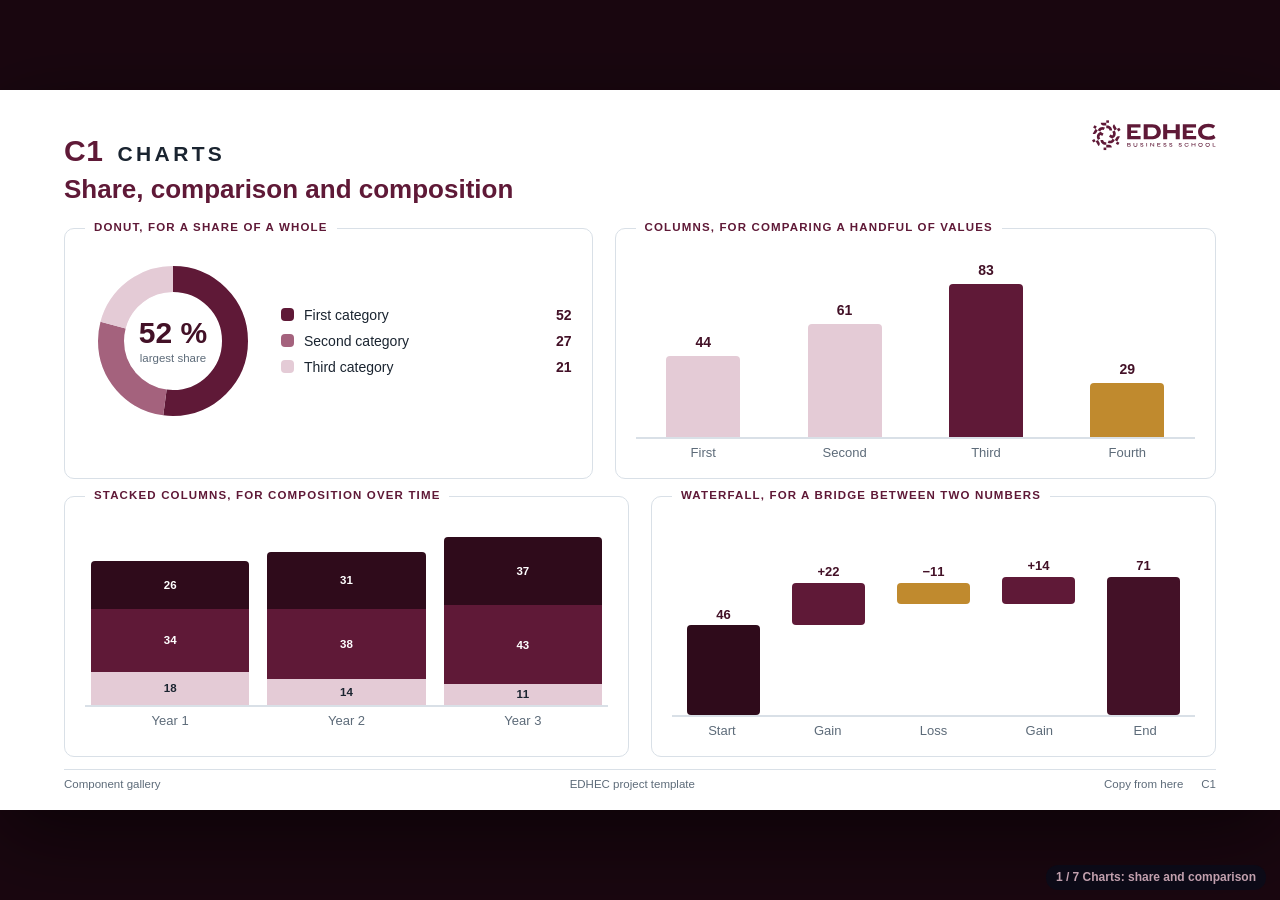
<file: site/gallery.html>
<!DOCTYPE html>
<html lang="en">
<head>
<meta charset="utf-8">
<meta name="viewport" content="width=device-width, initial-scale=1">
<title>EDHEC component and chart gallery</title>
<style>
/* =====================================================================
   Executive deck · AuditCert France — AI strategy
   EDHEC project template
   ---------------------------------------------------------------------
   Design language taken over from the team's seminar deck
   (07 Praesentation/praesentation.html): ghost digits per section,
   icon bands, process chains, chevron lists, honeycomb pattern,
   dark tables, intensity matrix, stat tiles. No animations.
   University branding removed (no logo, no chair line).
   Colour rule: corporate blue throughout, orange only as a pointed
   highlight (risk, deferral, the figure that decides).
   One file, runs offline. 16:9 (1280x720), scaled on screen;
   print (Chrome "Save as PDF", margins: none, backgrounds: on):
   one slide per page.
   Controls: ->/space next · <- back · Home/End · O overview
             F fullscreen · P print · B backup index
   ===================================================================== */
:root{
  --blue:#5F1937; --navy:#431127; --deep:#2F0B1B;
  --sky:#F8F1F4; --sky2:#EEDCE4;
  --orange:#C08A2E; --orange-dark:#8C5F1B; --orange-mid:#9D6D21;
  --ink:#1A2430; --muted:#5D6B79; --line:#D9E0E7; --soft:#F3F6F9;
  --int0:#F7F3F5; --int1:#E4CBD6; --int2:#A4627D; --int3:#5F1937;
  --sans:"Helvetica Neue",Arial,"Segoe UI",Roboto,system-ui,sans-serif;  --logo:url("data:image/svg+xml,%3Csvg width=%22117%22 height=%2229%22 viewBox=%220 0 117 29%22 fill=%22none%22 xmlns=%22http://www.w3.org/2000/svg%22%3E%3Cg clip-path=%22url(%23clip0_3956_4393)%22%3E%3Cmask id=%22mask0_3956_4393%22 style=%22mask-type:luminance%22 maskUnits=%22userSpaceOnUse%22 x=%22-1681%22 y=%22-92%22 width=%222561%22 height=%221441%22%3E%3Cpath d=%22M-1680.88 -91.9454H879.118V1348.05H-1680.88V-91.9454Z%22 fill=%22white%22/%3E%3C/mask%3E%3Cg mask=%22url(%23mask0_3956_4393)%22%3E%3Cpath d=%22M35.6484 24.35C35.5204 24.43 35.3404 24.47 35.1097 24.47H33.8657V23.5313H35.0297C35.1684 23.5313 35.299 23.5393 35.4217 23.558C35.5444 23.5753 35.6444 23.6153 35.723 23.678C35.8017 23.7393 35.8404 23.838 35.8404 23.974C35.8404 24.1446 35.7764 24.27 35.6484 24.35ZM33.8657 22.0473H35.0244C35.227 22.0473 35.391 22.0846 35.5177 22.1566C35.6444 22.23 35.707 22.3513 35.707 22.522C35.707 22.6966 35.6444 22.8233 35.5177 22.9046C35.391 22.9846 35.2124 23.0233 34.9817 23.0233H33.8657V22.0473ZM36.1044 23.3926C35.9964 23.3353 35.871 23.2953 35.731 23.2726C35.635 23.2566 35.5297 23.2513 35.4257 23.2446C35.5737 23.226 35.7124 23.2006 35.8297 23.1606C35.9897 23.1046 36.1137 23.022 36.2004 22.9086C36.287 22.798 36.331 22.6446 36.331 22.4526C36.331 22.154 36.2177 21.926 35.9924 21.7673C35.767 21.61 35.4417 21.53 35.019 21.53H33.2577V24.9873H35.2004C35.4457 24.9806 35.663 24.9406 35.851 24.8673C36.039 24.7953 36.187 24.6886 36.2937 24.55C36.4004 24.4113 36.4537 24.2353 36.4537 24.022C36.4537 23.862 36.423 23.7313 36.3604 23.63C36.2977 23.5286 36.2124 23.4486 36.1044 23.3926Z%22 fill=%22%235F1937%22/%3E%3C/g%3E%3Cmask id=%22mask1_3956_4393%22 style=%22mask-type:luminance%22 maskUnits=%22userSpaceOnUse%22 x=%22-1681%22 y=%22-92%22 width=%222561%22 height=%221441%22%3E%3Cpath d=%22M-1680.88 -91.9454H879.118V1348.05H-1680.88V-91.9454Z%22 fill=%22white%22/%3E%3C/mask%3E%3Cg mask=%22url(%23mask1_3956_4393)%22%3E%3Cpath d=%22M42.1256 23.5308C42.1256 23.8014 42.0736 24.0068 41.9709 24.1468C41.8683 24.2881 41.7309 24.3841 41.5603 24.4374C41.3896 24.4908 41.1989 24.5174 40.9896 24.5174C40.7723 24.5174 40.5763 24.4908 40.4029 24.4374C40.2283 24.3841 40.0909 24.2881 39.9883 24.1468C39.8869 24.0068 39.8363 23.8014 39.8363 23.5308V21.5294H39.2283V23.5788C39.2283 23.7961 39.2576 23.9854 39.3163 24.1494C39.3749 24.3134 39.4576 24.4521 39.5616 24.5654C39.6669 24.6801 39.7923 24.7734 39.9376 24.8454C40.0843 24.9188 40.2456 24.9721 40.4243 25.0028C40.6016 25.0348 40.7896 25.0508 40.9896 25.0508C41.1816 25.0508 41.3629 25.0348 41.5363 25.0028C41.7083 24.9721 41.8683 24.9188 42.0136 24.8454C42.1589 24.7734 42.2856 24.6801 42.3923 24.5654C42.4989 24.4521 42.5816 24.3134 42.6403 24.1494C42.6989 23.9854 42.7283 23.7961 42.7283 23.5788V21.5294H42.1256V23.5308Z%22 fill=%22%235F1937%22/%3E%3C/g%3E%3Cmask id=%22mask2_3956_4393%22 style=%22mask-type:luminance%22 maskUnits=%22userSpaceOnUse%22 x=%22-1681%22 y=%22-92%22 width=%222561%22 height=%221441%22%3E%3Cpath d=%22M-1680.88 -91.9454H879.118V1348.05H-1680.88V-91.9454Z%22 fill=%22white%22/%3E%3C/mask%3E%3Cg mask=%22url(%23mask2_3956_4393)%22%3E%3Cpath d=%22M48.109 23.3286C47.997 23.254 47.8663 23.1913 47.717 23.142C47.5676 23.0926 47.4076 23.0526 47.237 23.0246C47.037 22.982 46.869 22.942 46.733 22.9046C46.5956 22.8673 46.4876 22.8273 46.4103 22.7873C46.3316 22.746 46.2756 22.7006 46.241 22.6486C46.2076 22.5966 46.1916 22.5353 46.1916 22.4646C46.1916 22.2966 46.2623 22.1766 46.405 22.102C46.5463 22.0273 46.7223 21.9886 46.933 21.9886C47.1676 21.9886 47.361 22.0393 47.5143 22.1393C47.6676 22.238 47.749 22.4006 47.7596 22.6246H48.341C48.3476 22.2686 48.233 21.9873 47.9943 21.778C47.7556 21.5713 47.4116 21.466 46.9596 21.466C46.6636 21.466 46.413 21.5086 46.2063 21.5953C46.001 21.6793 45.845 21.798 45.7396 21.946C45.6356 22.0966 45.5823 22.2633 45.5823 22.4486C45.5823 22.6113 45.6196 22.7526 45.6943 22.8726C45.769 22.9913 45.8716 23.0926 46.001 23.174C46.1316 23.2553 46.2783 23.3233 46.4423 23.3766C46.605 23.43 46.7743 23.4726 46.949 23.5046C47.1583 23.5433 47.3316 23.5833 47.4663 23.6246C47.601 23.666 47.7023 23.7153 47.7676 23.774C47.833 23.8326 47.8663 23.914 47.8663 24.0166C47.8663 24.1206 47.8383 24.21 47.7836 24.286C47.729 24.3633 47.6436 24.422 47.5303 24.4646C47.4156 24.5073 47.2716 24.5286 47.0983 24.5286C46.9023 24.5286 46.729 24.4993 46.5783 24.4406C46.4263 24.382 46.3063 24.3006 46.2143 24.1953C46.1236 24.0913 46.0716 23.9726 46.057 23.8406H45.465C45.4543 23.9153 45.465 24.0046 45.4943 24.11C45.525 24.2153 45.5783 24.3233 45.6543 24.4326C45.7316 24.5433 45.833 24.646 45.9623 24.7393C46.089 24.834 46.245 24.91 46.429 24.9686C46.6116 25.0286 46.8263 25.0566 47.0716 25.0566C47.3943 25.0566 47.6596 25.014 47.8636 24.926C48.0676 24.8393 48.2196 24.7206 48.3196 24.5686C48.4196 24.418 48.469 24.2446 48.469 24.0486C48.469 23.878 48.437 23.734 48.373 23.6166C48.309 23.4993 48.221 23.4033 48.109 23.3286Z%22 fill=%22%235F1937%22/%3E%3C/g%3E%3Cmask id=%22mask3_3956_4393%22 style=%22mask-type:luminance%22 maskUnits=%22userSpaceOnUse%22 x=%22-1681%22 y=%22-92%22 width=%222561%22 height=%221441%22%3E%3Cpath d=%22M-1680.88 -91.9454H879.118V1348.05H-1680.88V-91.9454Z%22 fill=%22white%22/%3E%3C/mask%3E%3Cg mask=%22url(%23mask3_3956_4393)%22%3E%3Cpath d=%22M51.3336 24.9883H51.9417V21.5309H51.3336V24.9883Z%22 fill=%22%235F1937%22/%3E%3C/g%3E%3Cmask id=%22mask4_3956_4393%22 style=%22mask-type:luminance%22 maskUnits=%22userSpaceOnUse%22 x=%22-1681%22 y=%22-92%22 width=%222561%22 height=%221441%22%3E%3Cpath d=%22M-1680.88 -91.9454H879.118V1348.05H-1680.88V-91.9454Z%22 fill=%22white%22/%3E%3C/mask%3E%3Cg mask=%22url(%23mask4_3956_4393)%22%3E%3Cpath d=%22M58.0249 24.1593L55.6183 21.53H55.0103V24.9873H55.6183V22.378L58.0249 24.9873H58.6276V21.53H58.0249V24.1593Z%22 fill=%22%235F1937%22/%3E%3C/g%3E%3Cmask id=%22mask5_3956_4393%22 style=%22mask-type:luminance%22 maskUnits=%22userSpaceOnUse%22 x=%22-1681%22 y=%22-92%22 width=%222561%22 height=%221441%22%3E%3Cpath d=%22M-1680.88 -91.9454H879.118V1348.05H-1680.88V-91.9454Z%22 fill=%22white%22/%3E%3C/mask%3E%3Cg mask=%22url(%23mask5_3956_4393)%22%3E%3Cpath d=%22M62.2025 23.5153H64.1878V23.014H62.2025V22.054H64.6251V21.53H61.5945V24.9873H64.6305V24.4646H62.2025V23.5153Z%22 fill=%22%235F1937%22/%3E%3C/g%3E%3Cmask id=%22mask6_3956_4393%22 style=%22mask-type:luminance%22 maskUnits=%22userSpaceOnUse%22 x=%22-1681%22 y=%22-92%22 width=%222561%22 height=%221441%22%3E%3Cpath d=%22M-1680.88 -91.9454H879.118V1348.05H-1680.88V-91.9454Z%22 fill=%22white%22/%3E%3C/mask%3E%3Cg mask=%22url(%23mask6_3956_4393)%22%3E%3Cpath d=%22M69.9148 23.3286C69.8028 23.254 69.6722 23.1913 69.5228 23.142C69.3735 23.0926 69.2135 23.0526 69.0428 23.0246C68.8428 22.982 68.6748 22.942 68.5388 22.9046C68.4015 22.8673 68.2935 22.8273 68.2148 22.7873C68.1375 22.746 68.0815 22.7006 68.0468 22.6486C68.0135 22.5966 67.9962 22.5353 67.9962 22.4646C67.9962 22.2966 68.0682 22.1766 68.2095 22.102C68.3522 22.0273 68.5282 21.9886 68.7388 21.9886C68.9735 21.9886 69.1668 22.0393 69.3202 22.1393C69.4722 22.238 69.5548 22.4006 69.5655 22.6246H70.1468C70.1535 22.2686 70.0388 21.9873 69.8002 21.778C69.5615 21.5713 69.2162 21.466 68.7655 21.466C68.4695 21.466 68.2188 21.5086 68.0122 21.5953C67.8068 21.6793 67.6508 21.798 67.5455 21.946C67.4415 22.0966 67.3882 22.2633 67.3882 22.4486C67.3882 22.6113 67.4255 22.7526 67.5002 22.8726C67.5748 22.9913 67.6775 23.0926 67.8068 23.174C67.9375 23.2553 68.0842 23.3233 68.2482 23.3766C68.4108 23.43 68.5802 23.4726 68.7548 23.5046C68.9642 23.5433 69.1362 23.5833 69.2722 23.6246C69.4068 23.666 69.5068 23.7153 69.5735 23.774C69.6388 23.8326 69.6722 23.914 69.6722 24.0166C69.6722 24.1206 69.6442 24.21 69.5895 24.286C69.5335 24.3633 69.4495 24.422 69.3362 24.4646C69.2215 24.5073 69.0775 24.5286 68.9042 24.5286C68.7082 24.5286 68.5348 24.4993 68.3828 24.4406C68.2322 24.382 68.1108 24.3006 68.0202 24.1953C67.9295 24.0913 67.8775 23.9726 67.8628 23.8406H67.2708C67.2602 23.9153 67.2695 24.0046 67.3002 24.11C67.3308 24.2153 67.3842 24.3233 67.4602 24.4326C67.5362 24.5433 67.6388 24.646 67.7668 24.7393C67.8948 24.834 68.0508 24.91 68.2335 24.9686C68.4175 25.0286 68.6308 25.0566 68.8775 25.0566C69.2002 25.0566 69.4642 25.014 69.6695 24.926C69.8735 24.8393 70.0255 24.7206 70.1255 24.5686C70.2255 24.418 70.2748 24.2446 70.2748 24.0486C70.2748 23.878 70.2428 23.734 70.1788 23.6166C70.1148 23.4993 70.0268 23.4033 69.9148 23.3286Z%22 fill=%22%235F1937%22/%3E%3C/g%3E%3Cmask id=%22mask7_3956_4393%22 style=%22mask-type:luminance%22 maskUnits=%22userSpaceOnUse%22 x=%22-1681%22 y=%22-92%22 width=%222561%22 height=%221441%22%3E%3Cpath d=%22M-1680.88 -91.9454H879.118V1348.05H-1680.88V-91.9454Z%22 fill=%22white%22/%3E%3C/mask%3E%3Cg mask=%22url(%23mask7_3956_4393)%22%3E%3Cpath d=%22M75.4529 23.3286C75.3409 23.254 75.2103 23.1913 75.0609 23.142C74.9116 23.0926 74.7516 23.0526 74.5809 23.0246C74.3809 22.982 74.2129 22.942 74.0769 22.9046C73.9396 22.8673 73.8316 22.8273 73.7529 22.7873C73.6756 22.746 73.6196 22.7006 73.5849 22.6486C73.5516 22.5966 73.5343 22.5353 73.5343 22.4646C73.5343 22.2966 73.6063 22.1766 73.7476 22.102C73.8903 22.0273 74.0663 21.9886 74.2769 21.9886C74.5116 21.9886 74.7049 22.0393 74.8583 22.1393C75.0103 22.238 75.0929 22.4006 75.1036 22.6246H75.6849C75.6916 22.2686 75.5769 21.9873 75.3383 21.778C75.0996 21.5713 74.7543 21.466 74.3036 21.466C74.0076 21.466 73.7569 21.5086 73.5503 21.5953C73.3449 21.6793 73.1889 21.798 73.0836 21.946C72.9796 22.0966 72.9263 22.2633 72.9263 22.4486C72.9263 22.6113 72.9636 22.7526 73.0383 22.8726C73.1129 22.9913 73.2156 23.0926 73.3449 23.174C73.4756 23.2553 73.6223 23.3233 73.7863 23.3766C73.9489 23.43 74.1183 23.4726 74.2929 23.5046C74.5023 23.5433 74.6743 23.5833 74.8103 23.6246C74.9449 23.666 75.0449 23.7153 75.1116 23.774C75.1769 23.8326 75.2103 23.914 75.2103 24.0166C75.2103 24.1206 75.1823 24.21 75.1276 24.286C75.0716 24.3633 74.9876 24.422 74.8743 24.4646C74.7596 24.5073 74.6156 24.5286 74.4423 24.5286C74.2463 24.5286 74.0729 24.4993 73.9209 24.4406C73.7703 24.382 73.6489 24.3006 73.5583 24.1953C73.4676 24.0913 73.4156 23.9726 73.4009 23.8406H72.8089C72.7983 23.9153 72.8076 24.0046 72.8383 24.11C72.8689 24.2153 72.9223 24.3233 72.9983 24.4326C73.0743 24.5433 73.1769 24.646 73.3049 24.7393C73.4329 24.834 73.5889 24.91 73.7716 24.9686C73.9556 25.0286 74.1689 25.0566 74.4156 25.0566C74.7383 25.0566 75.0023 25.014 75.2076 24.926C75.4116 24.8393 75.5636 24.7206 75.6636 24.5686C75.7636 24.418 75.8129 24.2446 75.8129 24.0486C75.8129 23.878 75.7809 23.734 75.7169 23.6166C75.6529 23.4993 75.5649 23.4033 75.4529 23.3286Z%22 fill=%22%235F1937%22/%3E%3C/g%3E%3Cmask id=%22mask8_3956_4393%22 style=%22mask-type:luminance%22 maskUnits=%22userSpaceOnUse%22 x=%22-1681%22 y=%22-92%22 width=%222561%22 height=%221441%22%3E%3Cpath d=%22M-1680.88 -91.9454H879.118V1348.05H-1680.88V-91.9454Z%22 fill=%22white%22/%3E%3C/mask%3E%3Cg mask=%22url(%23mask8_3956_4393)%22%3E%3Cpath d=%22M84.3522 23.3286C84.2402 23.254 84.1096 23.1913 83.9602 23.142C83.8109 23.0926 83.6509 23.0526 83.4802 23.0246C83.2802 22.982 83.1122 22.942 82.9762 22.9046C82.8389 22.8673 82.7309 22.8273 82.6522 22.7873C82.5749 22.746 82.5189 22.7006 82.4842 22.6486C82.4509 22.5966 82.4336 22.5353 82.4336 22.4646C82.4336 22.2966 82.5056 22.1766 82.6469 22.102C82.7896 22.0273 82.9656 21.9886 83.1762 21.9886C83.4109 21.9886 83.6042 22.0393 83.7576 22.1393C83.9096 22.238 83.9922 22.4006 84.0029 22.6246H84.5842C84.5909 22.2686 84.4762 21.9873 84.2376 21.778C83.9989 21.5713 83.6536 21.466 83.2029 21.466C82.9069 21.466 82.6562 21.5086 82.4496 21.5953C82.2442 21.6793 82.0882 21.798 81.9829 21.946C81.8789 22.0966 81.8256 22.2633 81.8256 22.4486C81.8256 22.6113 81.8629 22.7526 81.9376 22.8726C82.0122 22.9913 82.1149 23.0926 82.2442 23.174C82.3749 23.2553 82.5216 23.3233 82.6856 23.3766C82.8482 23.43 83.0176 23.4726 83.1922 23.5046C83.4016 23.5433 83.5736 23.5833 83.7096 23.6246C83.8442 23.666 83.9442 23.7153 84.0109 23.774C84.0762 23.8326 84.1096 23.914 84.1096 24.0166C84.1096 24.1206 84.0816 24.21 84.0269 24.286C83.9722 24.3633 83.8869 24.422 83.7736 24.4646C83.6589 24.5073 83.5149 24.5286 83.3416 24.5286C83.1456 24.5286 82.9722 24.4993 82.8216 24.4406C82.6696 24.382 82.5482 24.3006 82.4576 24.1953C82.3669 24.0913 82.3149 23.9726 82.3002 23.8406H81.7082C81.6976 23.9153 81.7069 24.0046 81.7376 24.11C81.7682 24.2153 81.8216 24.3233 81.8976 24.4326C81.9749 24.5433 82.0762 24.646 82.2042 24.7393C82.3322 24.834 82.4882 24.91 82.6709 24.9686C82.8549 25.0286 83.0696 25.0566 83.3149 25.0566C83.6376 25.0566 83.9016 25.014 84.1069 24.926C84.3109 24.8393 84.4629 24.7206 84.5629 24.5686C84.6629 24.418 84.7122 24.2446 84.7122 24.0486C84.7122 23.878 84.6802 23.734 84.6162 23.6166C84.5522 23.4993 84.4642 23.4033 84.3522 23.3286Z%22 fill=%22%235F1937%22/%3E%3C/g%3E%3Cmask id=%22mask9_3956_4393%22 style=%22mask-type:luminance%22 maskUnits=%22userSpaceOnUse%22 x=%22-1681%22 y=%22-92%22 width=%222561%22 height=%221441%22%3E%3Cpath d=%22M-1680.88 -91.9454H879.118V1348.05H-1680.88V-91.9454Z%22 fill=%22white%22/%3E%3C/mask%3E%3Cg mask=%22url(%23mask9_3956_4393)%22%3E%3Cpath d=%22M88.6283 22.1464C88.8376 22.0491 89.075 21.9998 89.3376 21.9998C89.547 21.9998 89.7336 22.0304 89.895 22.0904C90.0576 22.1518 90.191 22.2371 90.2976 22.3491C90.4056 22.4611 90.483 22.5971 90.5323 22.7571H91.1203C91.0883 22.4878 90.995 22.2558 90.843 22.0638C90.6896 21.8718 90.4856 21.7238 90.231 21.6211C89.9776 21.5184 89.679 21.4664 89.3376 21.4664C89.0456 21.4664 88.779 21.5051 88.535 21.5838C88.291 21.6624 88.0803 21.7784 87.9003 21.9331C87.7203 22.0878 87.5816 22.2758 87.4843 22.4958C87.3856 22.7171 87.3376 22.9731 87.3376 23.2638C87.3376 23.5531 87.3856 23.8078 87.4843 24.0304C87.5816 24.2518 87.7203 24.4384 87.9003 24.5904C88.0803 24.7411 88.291 24.8558 88.535 24.9344C88.779 25.0118 89.0456 25.0518 89.3376 25.0518C89.6763 25.0518 89.9723 25.0011 90.2256 24.8998C90.4803 24.7984 90.6843 24.6518 90.8376 24.4624C90.9896 24.2718 91.0843 24.0438 91.1203 23.7771H90.5283C90.4776 23.9291 90.399 24.0624 90.2936 24.1744C90.1856 24.2864 90.0523 24.3718 89.8923 24.4304C89.7323 24.4891 89.547 24.5184 89.3376 24.5184C89.075 24.5184 88.8376 24.4704 88.6283 24.3744C88.419 24.2784 88.2536 24.1371 88.135 23.9504C88.015 23.7638 87.9563 23.5344 87.9563 23.2638C87.9563 22.9904 88.015 22.7598 88.135 22.5731C88.2536 22.3864 88.419 22.2438 88.6283 22.1464Z%22 fill=%22%235F1937%22/%3E%3C/g%3E%3Cmask id=%22mask10_3956_4393%22 style=%22mask-type:luminance%22 maskUnits=%22userSpaceOnUse%22 x=%22-1681%22 y=%22-92%22 width=%222561%22 height=%221441%22%3E%3Cpath d=%22M-1680.88 -91.9454H879.118V1348.05H-1680.88V-91.9454Z%22 fill=%22white%22/%3E%3C/mask%3E%3Cg mask=%22url(%23mask10_3956_4393)%22%3E%3Cpath d=%22M96.9408 22.9976H94.5555V21.5309H93.9475V24.9883H94.5555V23.5149H96.9408V24.9883H97.5435V21.5309H96.9408V22.9976Z%22 fill=%22%235F1937%22/%3E%3C/g%3E%3Cmask id=%22mask11_3956_4393%22 style=%22mask-type:luminance%22 maskUnits=%22userSpaceOnUse%22 x=%22-1681%22 y=%22-92%22 width=%222561%22 height=%221441%22%3E%3Cpath d=%22M-1680.88 -91.9454H879.118V1348.05H-1680.88V-91.9454Z%22 fill=%22white%22/%3E%3C/mask%3E%3Cg mask=%22url(%23mask11_3956_4393)%22%3E%3Cpath d=%22M103.581 23.9601C103.462 24.1468 103.298 24.2868 103.093 24.3788C102.886 24.4708 102.648 24.5174 102.378 24.5174C102.11 24.5174 101.873 24.4708 101.662 24.3788C101.453 24.2868 101.288 24.1468 101.166 23.9601C101.046 23.7734 100.985 23.5388 100.985 23.2588C100.985 22.9814 101.046 22.7494 101.166 22.5628C101.288 22.3748 101.453 22.2348 101.662 22.1401C101.873 22.0468 102.11 21.9988 102.378 21.9988C102.648 21.9988 102.886 22.0468 103.093 22.1401C103.298 22.2348 103.462 22.3748 103.581 22.5628C103.7 22.7494 103.76 22.9814 103.76 23.2588C103.76 23.5388 103.7 23.7734 103.581 23.9601ZM103.44 21.6814C103.141 21.5374 102.786 21.4654 102.378 21.4654C101.973 21.4654 101.62 21.5374 101.318 21.6814C101.018 21.8254 100.785 22.0321 100.62 22.3001C100.454 22.5694 100.372 22.8881 100.372 23.2588C100.372 23.6281 100.454 23.9468 100.62 24.2134C100.785 24.4801 101.018 24.6868 101.318 24.8321C101.62 24.9788 101.973 25.0508 102.378 25.0508C102.786 25.0508 103.141 24.9788 103.44 24.8321C103.738 24.6868 103.97 24.4801 104.136 24.2134C104.301 23.9468 104.384 23.6281 104.384 23.2588C104.384 22.8881 104.301 22.5694 104.136 22.3001C103.97 22.0321 103.738 21.8254 103.44 21.6814Z%22 fill=%22%235F1937%22/%3E%3C/g%3E%3Cmask id=%22mask12_3956_4393%22 style=%22mask-type:luminance%22 maskUnits=%22userSpaceOnUse%22 x=%22-1681%22 y=%22-92%22 width=%222561%22 height=%221441%22%3E%3Cpath d=%22M-1680.88 -91.9454H879.118V1348.05H-1680.88V-91.9454Z%22 fill=%22white%22/%3E%3C/mask%3E%3Cg mask=%22url(%23mask12_3956_4393)%22%3E%3Cpath d=%22M110.282 23.9601C110.163 24.1468 109.999 24.2868 109.794 24.3788C109.587 24.4708 109.349 24.5174 109.079 24.5174C108.811 24.5174 108.574 24.4708 108.363 24.3788C108.154 24.2868 107.989 24.1468 107.867 23.9601C107.747 23.7734 107.686 23.5388 107.686 23.2588C107.686 22.9814 107.747 22.7494 107.867 22.5628C107.989 22.3748 108.154 22.2348 108.363 22.1401C108.574 22.0468 108.811 21.9988 109.079 21.9988C109.349 21.9988 109.587 22.0468 109.794 22.1401C109.999 22.2348 110.163 22.3748 110.282 22.5628C110.401 22.7494 110.461 22.9814 110.461 23.2588C110.461 23.5388 110.401 23.7734 110.282 23.9601ZM110.141 21.6814C109.842 21.5374 109.487 21.4654 109.079 21.4654C108.673 21.4654 108.321 21.5374 108.019 21.6814C107.719 21.8254 107.486 22.0321 107.321 22.3001C107.155 22.5694 107.073 22.8881 107.073 23.2588C107.073 23.6281 107.155 23.9468 107.321 24.2134C107.486 24.4801 107.719 24.6868 108.019 24.8321C108.321 24.9788 108.673 25.0508 109.079 25.0508C109.487 25.0508 109.842 24.9788 110.141 24.8321C110.439 24.6868 110.671 24.4801 110.837 24.2134C111.002 23.9468 111.085 23.6281 111.085 23.2588C111.085 22.8881 111.002 22.5694 110.837 22.3001C110.671 22.0321 110.439 21.8254 110.141 21.6814Z%22 fill=%22%235F1937%22/%3E%3C/g%3E%3Cmask id=%22mask13_3956_4393%22 style=%22mask-type:luminance%22 maskUnits=%22userSpaceOnUse%22 x=%22-1681%22 y=%22-92%22 width=%222561%22 height=%221441%22%3E%3Cpath d=%22M-1680.88 -91.9454H879.118V1348.05H-1680.88V-91.9454Z%22 fill=%22white%22/%3E%3C/mask%3E%3Cg mask=%22url(%23mask13_3956_4393)%22%3E%3Cpath d=%22M114.521 24.4646V21.53H113.913V24.9873H116.677V24.4646H114.521Z%22 fill=%22%235F1937%22/%3E%3C/g%3E%3Cmask id=%22mask14_3956_4393%22 style=%22mask-type:luminance%22 maskUnits=%22userSpaceOnUse%22 x=%22-1681%22 y=%22-92%22 width=%222561%22 height=%221441%22%3E%3Cpath d=%22M-1680.88 -91.9454H879.118V1348.05H-1680.88V-91.9454Z%22 fill=%22white%22/%3E%3C/mask%3E%3Cg mask=%22url(%23mask14_3956_4393)%22%3E%3Cpath d=%22M57.1798 15.1364H52.5691V6.96043H57.1798C60.6211 6.96043 61.1505 10.3924 61.1505 10.9991C61.1505 14.5591 57.9291 15.1364 57.1798 15.1364ZM56.9371 3.8831H48.7665V18.0791H56.9371C58.3185 18.0791 65.0038 17.4511 65.0038 10.9804C65.0038 7.1631 62.0718 3.8831 56.9371 3.8831Z%22 fill=%22%235F1937%22/%3E%3C/g%3E%3Cmask id=%22mask15_3956_4393%22 style=%22mask-type:luminance%22 maskUnits=%22userSpaceOnUse%22 x=%22-1681%22 y=%22-92%22 width=%222561%22 height=%221441%22%3E%3Cpath d=%22M-1680.88 -91.9454H879.118V1348.05H-1680.88V-91.9454Z%22 fill=%22white%22/%3E%3C/mask%3E%3Cg mask=%22url(%23mask15_3956_4393)%22%3E%3Cpath d=%22M33.2581 18.0791V3.88177H45.7474V6.8631H36.8127V9.67644H42.8447V12.1258H36.8127V15.0311H45.8541V18.0791H33.2581Z%22 fill=%22%235F1937%22/%3E%3C/g%3E%3Cmask id=%22mask16_3956_4393%22 style=%22mask-type:luminance%22 maskUnits=%22userSpaceOnUse%22 x=%22-1681%22 y=%22-92%22 width=%222561%22 height=%221441%22%3E%3Cpath d=%22M-1680.88 -91.9454H879.118V1348.05H-1680.88V-91.9454Z%22 fill=%22white%22/%3E%3C/mask%3E%3Cg mask=%22url(%23mask16_3956_4393)%22%3E%3Cpath d=%22M85.6832 18.0791V3.88177H98.1726V6.8631H89.2379V9.67644H95.2699V12.1258H89.2379V15.0311H98.2792V18.0791H85.6832Z%22 fill=%22%235F1937%22/%3E%3C/g%3E%3Cmask id=%22mask17_3956_4393%22 style=%22mask-type:luminance%22 maskUnits=%22userSpaceOnUse%22 x=%22-1681%22 y=%22-92%22 width=%222561%22 height=%221441%22%3E%3Cpath d=%22M-1680.88 -91.9454H879.118V1348.05H-1680.88V-91.9454Z%22 fill=%22white%22/%3E%3C/mask%3E%3Cg mask=%22url(%23mask17_3956_4393)%22%3E%3Cpath d=%22M78.9925 3.88177V9.30977H70.9658V3.88177H67.1578V18.0791H70.9658V12.4471H78.9925V18.0791H82.8005V3.88177H78.9925Z%22 fill=%22%235F1937%22/%3E%3C/g%3E%3Cmask id=%22mask18_3956_4393%22 style=%22mask-type:luminance%22 maskUnits=%22userSpaceOnUse%22 x=%22-1681%22 y=%22-92%22 width=%222561%22 height=%221441%22%3E%3Cpath d=%22M-1680.88 -91.9454H879.118V1348.05H-1680.88V-91.9454Z%22 fill=%22white%22/%3E%3C/mask%3E%3Cg mask=%22url(%23mask18_3956_4393)%22%3E%3Cpath d=%22M116.732 16.7969C115.123 17.9303 112.843 18.6143 109.871 18.6143C103.988 18.6143 100.05 15.8089 100.05 10.9809C100.05 6.40492 104.154 3.34759 109.871 3.34759C112.338 3.34759 114.592 4.05292 116.316 5.21959L114.263 7.92492C113.184 7.11826 111.662 6.61826 109.919 6.61826C106.303 6.61826 103.894 8.10226 103.894 10.9809C103.894 13.8196 106.25 15.3436 109.919 15.3436C111.894 15.3436 113.644 14.8796 114.744 13.8649L116.732 16.7969Z%22 fill=%22%235F1937%22/%3E%3C/g%3E%3Cmask id=%22mask19_3956_4393%22 style=%22mask-type:luminance%22 maskUnits=%22userSpaceOnUse%22 x=%22-1681%22 y=%22-92%22 width=%222561%22 height=%221441%22%3E%3Cpath d=%22M-1680.88 -91.9454H879.118V1348.05H-1680.88V-91.9454Z%22 fill=%22white%22/%3E%3C/mask%3E%3Cg mask=%22url(%23mask19_3956_4393)%22%3E%3Cpath d=%22M10.9376 28.4043H13.471V25.8709H10.9376V28.4043Z%22 fill=%22%235F1937%22/%3E%3C/g%3E%3Cmask id=%22mask20_3956_4393%22 style=%22mask-type:luminance%22 maskUnits=%22userSpaceOnUse%22 x=%22-1681%22 y=%22-92%22 width=%222561%22 height=%221441%22%3E%3Cpath d=%22M-1680.88 -91.9454H879.118V1348.05H-1680.88V-91.9454Z%22 fill=%22white%22/%3E%3C/mask%3E%3Cg mask=%22url(%23mask20_3956_4393)%22%3E%3Cpath d=%22M16.1737 23.3368C17.5724 23.3368 18.7071 24.4715 18.7071 25.8701H13.4711V23.3368H16.1737Z%22 fill=%22%235F1937%22/%3E%3C/g%3E%3Cmask id=%22mask21_3956_4393%22 style=%22mask-type:luminance%22 maskUnits=%22userSpaceOnUse%22 x=%22-1681%22 y=%22-92%22 width=%222561%22 height=%221441%22%3E%3Cpath d=%22M-1680.88 -91.9454H879.118V1348.05H-1680.88V-91.9454Z%22 fill=%22white%22/%3E%3C/mask%3E%3Cg mask=%22url(%23mask21_3956_4393)%22%3E%3Cpath d=%22M13.4708 20.8036H12.5055C11.4215 20.8036 10.5402 19.9209 10.5402 18.8369V18.6729H8.00549V18.8369C8.00549 21.3222 10.0202 23.3369 12.5055 23.3369H13.4708V20.8036Z%22 fill=%22%235F1937%22/%3E%3C/g%3E%3Cmask id=%22mask22_3956_4393%22 style=%22mask-type:luminance%22 maskUnits=%22userSpaceOnUse%22 x=%22-1681%22 y=%22-92%22 width=%222561%22 height=%221441%22%3E%3Cpath d=%22M-1680.88 -91.9454H879.118V1348.05H-1680.88V-91.9454Z%22 fill=%22white%22/%3E%3C/mask%3E%3Cg mask=%22url(%23mask22_3956_4393)%22%3E%3Cpath d=%22M16.0057 -0.000162609H13.4723V2.5332H16.0057V-0.000162609Z%22 fill=%22%235F1937%22/%3E%3C/g%3E%3Cmask id=%22mask23_3956_4393%22 style=%22mask-type:luminance%22 maskUnits=%22userSpaceOnUse%22 x=%22-1681%22 y=%22-92%22 width=%222561%22 height=%221441%22%3E%3Cpath d=%22M-1680.88 -91.9454H879.118V1348.05H-1680.88V-91.9454Z%22 fill=%22white%22/%3E%3C/mask%3E%3Cg mask=%22url(%23mask23_3956_4393)%22%3E%3Cpath d=%22M10.7689 5.06738C9.37026 5.06738 8.2356 3.93272 8.2356 2.53405H13.4716V5.06738H10.7689Z%22 fill=%22%235F1937%22/%3E%3C/g%3E%3Cmask id=%22mask24_3956_4393%22 style=%22mask-type:luminance%22 maskUnits=%22userSpaceOnUse%22 x=%22-1681%22 y=%22-92%22 width=%222561%22 height=%221441%22%3E%3Cpath d=%22M-1680.88 -91.9454H879.118V1348.05H-1680.88V-91.9454Z%22 fill=%22white%22/%3E%3C/mask%3E%3Cg mask=%22url(%23mask24_3956_4393)%22%3E%3Cpath d=%22M13.4717 7.60078H14.437C15.521 7.60078 16.4023 8.48345 16.4023 9.56745V9.73145H18.937V9.56745C18.937 7.08211 16.9223 5.06745 14.437 5.06745H13.4717V7.60078Z%22 fill=%22%235F1937%22/%3E%3C/g%3E%3Cmask id=%22mask25_3956_4393%22 style=%22mask-type:luminance%22 maskUnits=%22userSpaceOnUse%22 x=%22-1681%22 y=%22-92%22 width=%222561%22 height=%221441%22%3E%3Cpath d=%22M-1680.88 -91.9454H879.118V1348.05H-1680.88V-91.9454Z%22 fill=%22white%22/%3E%3C/mask%3E%3Cg mask=%22url(%23mask25_3956_4393)%22%3E%3Cpath d=%22M24.6474 23.5547L25.9141 21.36L23.7194 20.0934L22.4528 22.288L24.6474 23.5547Z%22 fill=%22%235F1937%22/%3E%3C/g%3E%3Cmask id=%22mask26_3956_4393%22 style=%22mask-type:luminance%22 maskUnits=%22userSpaceOnUse%22 x=%22-1681%22 y=%22-92%22 width=%222561%22 height=%221441%22%3E%3Cpath d=%22M-1680.88 -91.9454H879.118V1348.05H-1680.88V-91.9454Z%22 fill=%22white%22/%3E%3C/mask%3E%3Cg mask=%22url(%23mask26_3956_4393)%22%3E%3Cpath d=%22M22.8773 16.4858C23.5773 15.2738 25.1266 14.8591 26.3386 15.5578L23.7199 20.0938L21.5253 18.8257L22.8773 16.4858Z%22 fill=%22%235F1937%22/%3E%3C/g%3E%3Cmask id=%22mask27_3956_4393%22 style=%22mask-type:luminance%22 maskUnits=%22userSpaceOnUse%22 x=%22-1681%22 y=%22-92%22 width=%222561%22 height=%221441%22%3E%3Cpath d=%22M-1680.88 -91.9454H879.118V1348.05H-1680.88V-91.9454Z%22 fill=%22white%22/%3E%3C/mask%3E%3Cg mask=%22url(%23mask27_3956_4393)%22%3E%3Cpath d=%22M19.332 17.5601L18.8493 18.3961C18.3066 19.3347 17.1026 19.6574 16.1626 19.1161L16.0213 19.0334L14.7546 21.2281L14.896 21.3094C17.0493 22.5521 19.8013 21.8147 21.044 19.6627L21.5253 18.8267L19.332 17.5601Z%22 fill=%22%235F1937%22/%3E%3C/g%3E%3Cmask id=%22mask28_3956_4393%22 style=%22mask-type:luminance%22 maskUnits=%22userSpaceOnUse%22 x=%22-1681%22 y=%22-92%22 width=%222561%22 height=%221441%22%3E%3Cpath d=%22M-1680.88 -91.9454H879.118V1348.05H-1680.88V-91.9454Z%22 fill=%22white%22/%3E%3C/mask%3E%3Cg mask=%22url(%23mask28_3956_4393)%22%3E%3Cpath d=%22M26.9724 9.36224L25.7058 7.16757L23.5111 8.43557L24.7778 10.6289L26.9724 9.36224Z%22 fill=%22%235F1937%22/%3E%3C/g%3E%3Cmask id=%22mask29_3956_4393%22 style=%22mask-type:luminance%22 maskUnits=%22userSpaceOnUse%22 x=%22-1681%22 y=%22-92%22 width=%222561%22 height=%221441%22%3E%3Cpath d=%22M-1680.88 -91.9454H879.118V1348.05H-1680.88V-91.9454Z%22 fill=%22white%22/%3E%3C/mask%3E%3Cg mask=%22url(%23mask29_3956_4393)%22%3E%3Cpath d=%22M19.9661 7.36117C19.2661 6.14917 19.6821 4.59984 20.8927 3.89984L23.5114 8.43451L21.3181 9.70117L19.9661 7.36117Z%22 fill=%22%235F1937%22/%3E%3C/g%3E%3Cmask id=%22mask30_3956_4393%22 style=%22mask-type:luminance%22 maskUnits=%22userSpaceOnUse%22 x=%22-1681%22 y=%22-92%22 width=%222561%22 height=%221441%22%3E%3Cpath d=%22M-1680.88 -91.9454H879.118V1348.05H-1680.88V-91.9454Z%22 fill=%22white%22/%3E%3C/mask%3E%3Cg mask=%22url(%23mask30_3956_4393)%22%3E%3Cpath d=%22M21.8004 10.5379L21.3177 9.70321L19.1231 10.9699L19.6057 11.8045C20.1297 12.7112 19.8471 13.8659 18.9817 14.4325L18.4044 14.0992L17.3071 13.4659L16.0404 15.6605L17.1377 16.2939L19.3324 17.5605L19.7057 16.9125C21.2937 16.2179 22.4031 14.6339 22.4031 12.7899C22.4031 11.9685 22.1844 11.2005 21.8004 10.5379Z%22 fill=%22%235F1937%22/%3E%3C/g%3E%3Cmask id=%22mask31_3956_4393%22 style=%22mask-type:luminance%22 maskUnits=%22userSpaceOnUse%22 x=%22-1681%22 y=%22-92%22 width=%222561%22 height=%221441%22%3E%3Cpath d=%22M-1680.88 -91.9454H879.118V1348.05H-1680.88V-91.9454Z%22 fill=%22white%22/%3E%3C/mask%3E%3Cg mask=%22url(%23mask31_3956_4393)%22%3E%3Cpath d=%22M2.32514 4.81601L1.05847 7.01068L3.25181 8.27734L4.51981 6.08268L2.32514 4.81601Z%22 fill=%22%235F1937%22/%3E%3C/g%3E%3Cmask id=%22mask32_3956_4393%22 style=%22mask-type:luminance%22 maskUnits=%22userSpaceOnUse%22 x=%22-1681%22 y=%22-92%22 width=%222561%22 height=%221441%22%3E%3Cpath d=%22M-1680.88 -91.9454H879.118V1348.05H-1680.88V-91.9454Z%22 fill=%22white%22/%3E%3C/mask%3E%3Cg mask=%22url(%23mask32_3956_4393)%22%3E%3Cpath d=%22M4.09512 11.8835C3.39512 13.0955 1.84579 13.5101 0.633789 12.8101L3.25246 8.27548L5.44712 9.54348L4.09512 11.8835Z%22 fill=%22%235F1937%22/%3E%3C/g%3E%3Cmask id=%22mask33_3956_4393%22 style=%22mask-type:luminance%22 maskUnits=%22userSpaceOnUse%22 x=%22-1681%22 y=%22-92%22 width=%222561%22 height=%221441%22%3E%3Cpath d=%22M-1680.88 -91.9454H879.118V1348.05H-1680.88V-91.9454Z%22 fill=%22white%22/%3E%3C/mask%3E%3Cg mask=%22url(%23mask33_3956_4393)%22%3E%3Cpath d=%22M7.64059 10.8096L8.12326 9.97357C8.66459 9.0349 9.86992 8.71224 10.8099 9.25357L10.9513 9.33624L12.2179 7.1429L12.0766 7.06024C9.92326 5.81757 7.17126 6.5549 5.92859 8.7069L5.44592 9.5429L7.64059 10.8096Z%22 fill=%22%235F1937%22/%3E%3C/g%3E%3Cmask id=%22mask34_3956_4393%22 style=%22mask-type:luminance%22 maskUnits=%22userSpaceOnUse%22 x=%22-1681%22 y=%22-92%22 width=%222561%22 height=%221441%22%3E%3Cpath d=%22M-1680.88 -91.9454H879.118V1348.05H-1680.88V-91.9454Z%22 fill=%22white%22/%3E%3C/mask%3E%3Cg mask=%22url(%23mask34_3956_4393)%22%3E%3Cpath d=%22M0.00012207 19.0065L1.26679 21.2012L3.46146 19.9345L2.19479 17.7398L0.00012207 19.0065Z%22 fill=%22%235F1937%22/%3E%3C/g%3E%3Cmask id=%22mask35_3956_4393%22 style=%22mask-type:luminance%22 maskUnits=%22userSpaceOnUse%22 x=%22-1681%22 y=%22-92%22 width=%222561%22 height=%221441%22%3E%3Cpath d=%22M-1680.88 -91.9454H879.118V1348.05H-1680.88V-91.9454Z%22 fill=%22white%22/%3E%3C/mask%3E%3Cg mask=%22url(%23mask35_3956_4393)%22%3E%3Cpath d=%22M7.00651 21.0084C7.70651 22.2204 7.29051 23.7697 6.07851 24.4697L3.46118 19.9351L5.65451 18.6684L7.00651 21.0084Z%22 fill=%22%235F1937%22/%3E%3C/g%3E%3Cmask id=%22mask36_3956_4393%22 style=%22mask-type:luminance%22 maskUnits=%22userSpaceOnUse%22 x=%22-1681%22 y=%22-92%22 width=%222561%22 height=%221441%22%3E%3Cpath d=%22M-1680.88 -91.9454H879.118V1348.05H-1680.88V-91.9454Z%22 fill=%22white%22/%3E%3C/mask%3E%3Cg mask=%22url(%23mask36_3956_4393)%22%3E%3Cpath d=%22M5.172 17.8323L5.65467 18.667L7.84934 17.4003L7.36667 16.5657C6.84267 15.659 7.12534 14.5043 7.99067 13.9377L8.568 14.271L9.66534 14.9043L10.932 12.7097L9.83467 12.0763L7.64 10.8097L7.26667 11.4563C5.67867 12.151 4.56934 13.7363 4.56934 15.5803C4.56934 16.4017 4.788 17.1697 5.172 17.8323Z%22 fill=%22%235F1937%22/%3E%3C/g%3E%3C/g%3E%3Cdefs%3E%3CclipPath id=%22clip0_3956_4393%22%3E%3Crect width=%22116.732%22 height=%2228.404%22 fill=%22white%22/%3E%3C/clipPath%3E%3C/defs%3E%3C/svg%3E");
}

/* The scale is nine type sizes, ten spacing steps and three radii, listed in
   docs/COMPONENTS.md. They are deliberately NOT tokens. A --t5 that nothing
   references is a trap: you change it, nothing moves, and you go looking for
   the bug in the wrong place. Pick a value from the table and write it.
   11.5px is the floor; the exporter maps 1 CSS px to 0.75 pt, so below it the
   PowerPoint drops under 8.6pt. tools/check_slides.py fails the build on any
   run of text under the floor. */
*{box-sizing:border-box;-webkit-print-color-adjust:exact;print-color-adjust:exact;}
html,body{margin:0;padding:0;font-family:var(--sans);color:var(--ink);}

.slide{position:relative;width:1280px;height:720px;background:#fff;overflow:hidden;}

@media screen{
  html,body{height:100%;background:#1A0710;overflow:hidden;}
  #deck{position:fixed;top:50%;left:50%;width:1280px;height:720px;
    transform:translate(-50%,-50%) scale(var(--scale,1));transform-origin:center center;
    box-shadow:0 24px 80px rgba(0,0,0,.55);}
  .slide{position:absolute;inset:0;opacity:0;visibility:hidden;transform:translateY(12px);
    transition:opacity .24s ease-out,transform .24s ease-out,visibility 0s linear .24s;}
  .slide.active{opacity:1;visibility:visible;transform:translateY(0);
    transition:opacity .24s ease-out,transform .24s ease-out,visibility 0s linear 0s;}
}
@media print{
  @page{size:1280px 720px;margin:0;}
  html,body{background:#fff;}
  #deck{position:static;transform:none;width:auto;height:auto;box-shadow:none;}
  .slide{position:relative;inset:auto;opacity:1!important;visibility:visible!important;
         break-after:page;page-break-after:always;break-inside:avoid;}
  .slide:last-child{break-after:auto;page-break-after:auto;}
  .no-print{display:none!important;}
  /* Chrome renders soft box-shadows as a grey block in PDF: drop soft shadows
     in print, keep the solid light-blue ring of the process circles. */
  .circle .cicon, .band .bicon, .vcard{box-shadow:none!important;}
  .chain .cir{box-shadow:0 0 0 9px var(--sky)!important;}
}


/* ---------- Header: big digit + section + blue action title ---------- */
.pad{position:absolute;inset:0;padding:44px 64px 64px;display:flex;flex-direction:column;}
.grow{flex:1;display:flex;flex-direction:column;justify-content:center;padding-bottom:16px;}
.secrow{display:flex;align-items:baseline;gap:14px;margin:0 0 6px;}
.secrow .n{font-size:30px;font-weight:800;color:var(--blue);letter-spacing:.02em;}
.secrow .t{font-size:21px;font-weight:700;color:var(--ink);letter-spacing:.16em;text-transform:uppercase;}
.action{font-size:26px;line-height:1.22;font-weight:700;color:var(--blue);margin:0 0 22px;max-width:1120px;}
.action.sm{font-size:23px;}
.ghost{position:absolute;top:6px;right:52px;font-size:190px;font-weight:800;color:var(--blue);opacity:.06;line-height:1;pointer-events:none;font-variant-numeric:tabular-nums;}

p{margin:0 0 12px;font-size:19px;line-height:1.4;}
.small{font-size:15.5px;color:var(--muted);line-height:1.4;}
.tiny{font-size:13px;color:var(--muted);line-height:1.35;}
strong{color:var(--navy);}
.blue{color:var(--blue);font-weight:700;}
.org{color:var(--orange-dark);font-weight:700;}
em{font-style:italic;}

/* Chevron lists */
ul{margin:0;padding:0;list-style:none;}
li{position:relative;font-size:17px;line-height:1.38;margin:0 0 10px;padding-left:24px;}
li:before{content:"\203A";position:absolute;left:2px;top:-2px;font-size:21px;font-weight:800;color:var(--blue);}
li.o:before{color:var(--orange);}

.foot{position:absolute;left:64px;right:64px;bottom:20px;display:flex;justify-content:space-between;z-index:3;
      align-items:center;font-size:11.5px;color:var(--muted);border-top:1px solid var(--line);padding-top:8px;gap:18px;}
.foot .fmid{flex:1;text-align:center;}
.foot .fright{font-variant-numeric:tabular-nums;}
.srcline{position:absolute;left:64px;right:64px;bottom:48px;font-size:11.5px;color:var(--muted);z-index:3;}

.cols{display:flex;gap:32px;}
.cols>div{flex:1;min-width:0;}
.col-7{flex:1.32;} .col-5{flex:.9;}

/* ---------- Icon bands ---------- */
.band{position:relative;margin:0 0 14px;display:flex;flex-direction:column;}
.band .bhead{display:flex;align-items:center;gap:0;background:linear-gradient(90deg,var(--deep),var(--blue));
  color:#fff;border-radius:4px;padding:9px 16px 9px 62px;font-size:17px;font-weight:800;
  letter-spacing:.08em;text-transform:uppercase;}
.band.warm .bhead{background:linear-gradient(90deg,var(--orange-dark),var(--orange-mid));}

.band .bicon{position:absolute;left:-8px;top:-10px;width:58px;height:58px;border-radius:50%;
  background:radial-gradient(circle at 30% 25%,#7E2A4B,var(--deep));border:3px solid #fff;z-index:2;
  display:flex;align-items:center;justify-content:center;box-shadow:0 3px 10px rgba(7,33,64,.3);}
.band.warm .bicon{background:radial-gradient(circle at 30% 25%,#9D6D21,var(--orange-dark));}

.band .bicon svg{width:30px;height:30px;stroke:#fff;fill:none;stroke-width:1.8;stroke-linecap:round;stroke-linejoin:round;}
.band .bbody{background:var(--soft);border:1px solid var(--line);border-top:0;border-radius:0 0 6px 6px;
  padding:13px 18px 9px 20px;flex:1;display:flex;flex-direction:column;}
.bcost{margin-top:auto;padding-top:9px;border-top:1px dashed var(--line);font-size:13px;line-height:1.45;min-height:46px;}
.bcost .r{color:var(--muted);}
.band .bbody li{margin-bottom:8px;}
.bandwrap{padding-left:22px;}

/* Double-chevron connector */
.vchev{display:flex;justify-content:center;margin:2px 0 8px;}
.vchev svg{width:44px;height:22px;}

/* ---------- Process chain (circles + chevrons) ---------- */
.chain{display:flex;align-items:flex-start;gap:0;justify-content:space-between;}
.chain .step{flex:1;min-width:0;display:flex;flex-direction:column;align-items:center;text-align:center;}
.chain .cir{width:92px;height:92px;border-radius:50%;background:radial-gradient(circle at 32% 26%,#7E2A4B,var(--deep));
  display:flex;align-items:center;justify-content:center;box-shadow:0 0 0 9px var(--sky),0 6px 14px rgba(7,33,64,.28);margin-bottom:16px;}
.chain .cir svg{width:44px;height:44px;stroke:#fff;fill:none;stroke-width:1.7;stroke-linecap:round;stroke-linejoin:round;}
.chain .clab{background:var(--navy);color:#fff;font-size:14px;font-weight:800;letter-spacing:.07em;text-transform:uppercase;
  border-radius:4px;padding:7px 10px;min-height:44px;display:flex;align-items:center;justify-content:center;width:100%;line-height:1.25;}
.chain .ctext{font-size:13px;color:var(--ink);line-height:1.35;margin-top:9px;text-align:left;width:100%;}
.chain .ctext b{color:var(--navy);}
.chain .sep{flex:0 0 46px;display:flex;align-items:center;justify-content:center;height:92px;}
.chain .sep svg{width:26px;height:30px;}
.chain.sm .cir{width:72px;height:72px;box-shadow:0 0 0 7px var(--sky),0 6px 14px rgba(7,33,64,.24);margin-bottom:13px;}
.chain.sm .cir svg{width:34px;height:34px;}
.chain.sm .clab{font-size:13px;min-height:38px;}
.chain.sm .sep{flex:0 0 32px;height:72px;}

/* ---------- Cards & building blocks ---------- */
.card{background:var(--soft);border:1px solid var(--line);border-radius:10px;padding:16px 20px;}
.card h4{margin:0 0 8px;font-size:17px;color:var(--navy);}
.card.white{background:#fff;}
.note-strip{background:var(--sky);border-left:5px solid var(--blue);border-radius:0 8px 8px 0;padding:12px 18px;font-size:15.5px;line-height:1.4;}
.note-strip.warm{background:#FAF4EA;border-left-color:var(--orange);}

.fdot{display:inline-block;width:11px;height:11px;border-radius:4px;margin-right:7px;flex-shrink:0;}

/* Recommendation / claim banner */
.prop{border-radius:10px;padding:13px 18px;color:#fff;font-size:15.5px;line-height:1.4;}
.prop.p1{background:linear-gradient(100deg,var(--deep),var(--blue));}
.prop .plabel{display:inline-block;font-weight:800;background:rgba(255,255,255,.2);border-radius:6px;
  padding:1px 9px;margin-right:9px;font-size:15.5px;}

/* Letter chips */
.fchips{display:flex;gap:8px;}
.fchip{width:40px;height:40px;border-radius:10px;background:var(--navy);color:#fff;
  font-weight:800;font-size:21px;display:flex;align-items:center;justify-content:center;}
.fchip.dim{background:var(--sky2);color:var(--navy);}

/* Dark tables */
table.dark{border-collapse:collapse;width:100%;}
table.dark th{background:var(--navy);color:#fff;font-size:13px;letter-spacing:.06em;text-transform:uppercase;
  text-align:left;padding:8px 10px;}
table.dark th:first-child{border-radius:4px 0 0 5px;} table.dark th:last-child{border-radius:0 5px 5px 0;}
table.dark td{font-size:14px;padding:8.5px 10px;border-bottom:1px solid var(--line);vertical-align:top;line-height:1.3;}
table.dark tr:nth-child(even) td{background:var(--soft);}
table.dark tr.dim td{color:var(--muted);font-style:italic;}
table.dark tr.tot td{font-weight:800;color:var(--navy);background:var(--sky2)!important;border-bottom:1px solid #c6d6e6;}
table.dark tr.rule td{border-top:2px solid var(--navy);}
table.dark td.num{text-align:right;font-variant-numeric:tabular-nums;white-space:nowrap;}
table.dark th.num{text-align:right;}
table.dark td.win{color:var(--blue);font-weight:800;}
table.dark.xs td{font-size:13px;padding:6.5px 9px;}
table.dark.tight td{padding:5.5px 9px;}
table.dark.xs th{font-size:11.5px;padding:7px 9px;}

/* Intensity matrix (sequential blue ramp, symbol inside the cell) */
table.matrix{border-collapse:separate;border-spacing:4px;}
table.matrix th{font-size:13px;color:var(--muted);font-weight:700;padding:3px 8px;text-align:left;}
table.matrix th.c{text-align:center;}
table.matrix td{font-size:15.5px;padding:9px 10px;border-radius:6px;}
table.matrix td.lab{background:transparent;font-size:15.5px;white-space:nowrap;padding-left:0;}
table.matrix td.lab .sub{color:var(--muted);font-size:13px;}
table.matrix td.v{width:80px;text-align:center;font-weight:700;}
td.i0{background:var(--int0);color:var(--muted);} td.i1{background:var(--int1);color:var(--ink);}
td.i2{background:var(--int2);color:#fff;} td.i3{background:var(--int3);color:#fff;}
td.na{background:transparent;color:var(--muted);border:1px dashed var(--line);}

.verdict{display:inline-block;border-radius:13px;padding:3px 12px;font-size:13px;font-weight:700;}
.verdict.yes{background:var(--blue);color:#fff;}
.verdict.part{background:var(--sky2);color:var(--navy);}
.verdict.no{background:var(--int0);color:var(--muted);border:1px solid var(--line);}
.verdict.warm{background:var(--orange-dark);color:#fff;}

/* Micro labels inside cards + status flags */
.mlab{font-size:11.5px;font-weight:800;letter-spacing:.09em;text-transform:uppercase;color:var(--blue);margin-bottom:3px;}
.cellflag{margin-left:auto;font-size:11.5px;font-weight:700;letter-spacing:.06em;text-transform:uppercase;
  color:var(--muted);background:var(--int0);border:1px solid var(--line);border-radius:10px;padding:2px 8px;white-space:nowrap;}
.cellflag.exit{color:#fff;background:var(--blue);border-color:var(--blue);}
.cellflag.warm{color:#fff;background:var(--orange-dark);border-color:var(--orange-dark);}

/* Implication / conclusion circles */
.circles{display:flex;gap:34px;justify-content:center;}
.circle{position:relative;width:300px;min-height:250px;background:var(--soft);border-radius:24px;
  padding:56px 26px 20px;border:1px solid var(--line);}
.circle .cicon{position:absolute;top:-26px;left:50%;transform:translateX(-50%);width:66px;height:66px;border-radius:50%;
  background:radial-gradient(circle at 30% 25%,#7E2A4B,var(--deep));border:3px solid #fff;
  display:flex;align-items:center;justify-content:center;box-shadow:0 4px 12px rgba(7,33,64,.3);}
.circle .cicon svg{width:32px;height:32px;stroke:#fff;fill:none;stroke-width:1.8;stroke-linecap:round;stroke-linejoin:round;}
.circle h4{margin:0 0 10px;font-size:17px;color:var(--navy);text-align:center;}
.circle li{font-size:14px;margin-bottom:8px;padding-left:20px;}
.circle li:before{font-size:17px;top:-1px;}

/* Stat tiles */
.tiles{display:flex;gap:18px;}
.tile{flex:1;min-width:0;background:var(--soft);border:1px solid var(--line);border-radius:12px;padding:26px 18px 20px;text-align:center;}
.tile .ti{margin-bottom:9px;}
.tile .ti svg{width:28px;height:28px;stroke:var(--blue);fill:none;stroke-width:1.7;stroke-linecap:round;stroke-linejoin:round;}
.tile .ti.orange svg{stroke:var(--orange-dark);}
.tile .n{font-size:46px;font-weight:800;color:var(--blue);line-height:1;white-space:nowrap;}
.tile .n .unit{font-size:23px;font-weight:700;}
.tile .n.orange{color:var(--orange-dark);}
.tile .l{font-size:14px;color:var(--muted);margin-top:11px;line-height:1.4;}
.tiles.sm .tile{padding:18px 14px 14px;}
.tiles.sm .tile .n{font-size:36px;}
.tiles.sm .tile .l{font-size:13px;margin-top:8px;}
.band-navy{background:linear-gradient(100deg,var(--deep),var(--blue));border-radius:10px;padding:16px 24px;color:#fff;}
.band-warm{background:linear-gradient(100deg,var(--orange-dark),var(--orange-mid));border-radius:10px;padding:16px 24px;color:#fff;}

/* Roadmap rail (phases with gates) */
.road{display:flex;align-items:stretch;gap:8px;}
.road .ph{flex:1;min-width:0;background:var(--soft);border:1px solid var(--line);border-radius:10px;
  padding:11px 13px 12px;display:flex;flex-direction:column;}
.road .ph .pt{font-size:11.5px;font-weight:800;letter-spacing:.09em;text-transform:uppercase;color:#fff;
  background:var(--navy);border-radius:4px;padding:4px 8px;display:inline-block;margin-bottom:9px;}
.road .ph.now .pt{background:var(--blue);}
.road .ph.later .pt{background:var(--muted);}
.road .ph .pb{font-size:13px;line-height:1.35;flex:1;min-height:70px;}
.road .ph .pg{margin-top:9px;padding-top:8px;border-top:1px dashed var(--line);font-size:11.5px;
  line-height:1.32;color:var(--navy);min-height:50px;}
.road .ph .pg b{color:var(--blue);}
.road .gate{flex:0 0 22px;display:flex;align-items:center;justify-content:center;}
.road .gate svg{width:18px;height:22px;}

/* Framed block that carries the case question it answers, as a border legend */
.qblock{position:relative;border:1px solid var(--line);border-radius:10px;padding:27px 24px 20px;}
.grow>.qblock+.qblock{margin-top:17px;}/* stacked only: side-by-side blocks must stay top-aligned */
.qblock>.qtag{position:absolute;top:-8px;left:20px;background:#fff;padding:0 9px;
  font-size:11.5px;font-weight:800;letter-spacing:.1em;text-transform:uppercase;color:var(--blue);white-space:nowrap;}
.qblock.warm{border-color:#E9E0CB;background:#FCF8F0;}
.qblock.warm>.qtag{color:var(--orange-dark);background:#FCF8F0;}

/* Five-word bullets: one icon, one line, nothing else */
.pts{display:flex;flex-wrap:wrap;gap:12px 26px;}
.pts .pt{display:flex;align-items:center;gap:12px;flex:0 0 calc(50% - 13px);font-size:17px;line-height:1.3;}
.pts .pt svg{flex:0 0 22px;width:22px;height:22px;stroke:var(--blue);fill:none;stroke-width:1.7;stroke-linecap:round;stroke-linejoin:round;}
.pts.warm .pt svg{stroke:var(--orange-dark);}
.pts.three .pt{flex:0 0 calc(33.333% - 18px);}
.pts.one .pt{flex:0 0 100%;}

/* Process flow with an AI-support and a process-change layer (Q2) */
.pflow{display:flex;align-items:stretch;gap:0;}
.pflow .pcol{flex:1;min-width:0;display:flex;flex-direction:column;}
.pflow .arr{flex:0 0 28px;display:flex;align-items:flex-start;justify-content:center;padding-top:24px;}
.pflow .arr svg{width:20px;height:14px;}
.pflow .pbox{background:var(--navy);color:#fff;border-radius:4px;padding:11px 8px 12px;text-align:center;}
.pflow .pbox .ph{display:flex;align-items:center;justify-content:center;gap:8px;}
.pflow .pbox .ph svg{width:24px;height:24px;stroke:#D6A6B9;fill:none;stroke-width:1.7;stroke-linecap:round;stroke-linejoin:round;}
.pflow .pbox .pn{font-size:19px;font-weight:800;line-height:1;letter-spacing:.02em;}
.pflow .pbox .pl{font-size:13px;font-weight:700;margin-top:5px;line-height:1.2;}
.xband{display:flex;align-items:center;gap:10px;}
.xband svg{flex:0 0 19px;width:19px;height:19px;stroke:var(--blue);fill:none;stroke-width:1.7;stroke-linecap:round;stroke-linejoin:round;}
.xband.grey svg{stroke:var(--navy);}
.pflow .down{display:flex;justify-content:center;padding:5px 0 6px;}
.pflow .down svg{width:14px;height:18px;}
.pflow .lay{background:var(--sky);border-radius:6px;padding:8px 11px 7px;flex:1;}
/* every repeated box in a row must be the same height: text is normalised to the
   same number of lines and the height is pinned so a reflow cannot break it */
.pflow .lay.pc{background:var(--soft);border:1px solid var(--line);margin-top:6px;flex:0 0 68px;}
.pchip{font-size:11.5px;font-weight:800;letter-spacing:.07em;text-transform:uppercase;border-radius:8px;
  padding:3px 9px;background:var(--sky2);color:var(--navy);margin-right:auto;white-space:nowrap;}
.pchip.red{background:#F0E3C7;color:var(--orange-dark);}
.pflow .lay .h{display:flex;align-items:center;font-size:11.5px;font-weight:800;letter-spacing:.09em;text-transform:uppercase;color:var(--blue);margin-bottom:5px;}
.pflow .lay.pc .h{color:var(--muted);}
.pflow .lay li{font-size:13px;line-height:1.3;margin:0 0 4px;padding-left:13px;}
.pflow .lay li:before{content:"\2022";font-size:14px;left:1px;top:-1px;color:var(--navy);}
.pflow .lay p{font-size:13px;line-height:1.3;margin:0;}
.pflow .outdoc{position:relative;background:var(--sky);border:2px solid var(--blue);border-radius:6px;
  padding:11px 10px 12px;text-align:center;overflow:hidden;
  flex:1;display:flex;flex-direction:column;align-items:center;justify-content:center;gap:4px;}
.pflow .outdoc:after{content:"";position:absolute;top:-1px;right:-1px;border-width:0 15px 15px 0;
  border-style:solid;border-color:#fff #fff var(--blue) var(--blue);}
.pflow .outdoc .pn{font-size:19px;font-weight:800;color:var(--blue);line-height:1;}
.pflow .outdoc .pl{font-size:13px;font-weight:800;color:var(--navy);margin-top:4px;line-height:1.2;}
.pflow .outdoc .ps{font-size:11.5px;color:var(--muted);margin-top:5px;}
.xband{background:var(--sky);border-radius:4px;padding:7px 14px;font-size:14px;line-height:1.3;margin-bottom:7px;}
.xband b{color:var(--blue);}
.xband.grey{background:var(--int0);}
.xband.grey b{color:var(--navy);}

/* Weight scale: how much a risk should steer the decision */
.wdots{display:inline-flex;gap:4px;vertical-align:-1px;}
.wdots i{width:9px;height:9px;border-radius:2px;background:var(--int0);display:block;}
.wdots i.on{background:var(--blue);}
.wdots i.hot{background:var(--orange);}

/* Stacked cost bars */
.bars{display:flex;flex-direction:column;gap:12px;}
.bar{display:flex;align-items:center;gap:12px;}
.bar .blab{flex:0 0 118px;font-size:14px;font-weight:700;color:var(--navy);}
.bar .btrack{flex:1;position:relative;height:32px;background:var(--int0);border-radius:4px;display:flex;}
.bar .seg{height:100%;display:flex;align-items:center;justify-content:center;font-size:11.5px;font-weight:700;
  color:#fff;white-space:nowrap;overflow:hidden;}
.bar .seg:first-child{border-radius:4px 0 0 5px;}
.bar .seg.s1{background:var(--deep);}
.bar .seg.s2{background:var(--blue);}
.bar .seg.s3{background:#A96882;}
.bar .btot{flex:0 0 92px;text-align:right;font-size:15.5px;font-weight:800;color:var(--navy);font-variant-numeric:tabular-nums;}
.bar.win .btot{color:var(--blue);}
.barmark{position:absolute;top:-7px;bottom:-7px;border-left:2px dashed var(--orange);z-index:2;}
.barkey{display:flex;gap:18px;align-items:center;font-size:13px;color:var(--muted);}
.barkey span{display:inline-flex;align-items:center;gap:6px;}
.barkey i{width:11px;height:11px;border-radius:2px;display:inline-block;}

/* Scenario grid: one column per growth driver, one row per layer */
.sgrid{display:flex;gap:14px;}
.sgrid .scol{flex:1;min-width:0;border:1px solid var(--line);border-radius:10px;overflow:hidden;}
.sgrid .shead{background:var(--navy);color:#fff;padding:10px 13px;display:flex;align-items:center;gap:8px;}
.sgrid .shead svg{width:21px;height:21px;stroke:#D6A6B9;fill:none;stroke-width:1.7;stroke-linecap:round;stroke-linejoin:round;}
.sgrid .shead b{font-size:15.5px;}
.sgrid .srow{padding:9px 13px;border-top:1px solid var(--line);}
.sgrid .srow:first-of-type{border-top:0;}
.sgrid .srow .sk{font-size:11.5px;font-weight:800;letter-spacing:.09em;text-transform:uppercase;color:var(--blue);margin-bottom:3px;}
.sgrid .srow .sv{font-size:13px;line-height:1.32;min-height:35px;}
.sgrid .scol.warm .shead{background:var(--orange-dark);}
.sgrid .scol.warm .srow .sk{color:var(--orange-dark);}

/* Two-sided comparison (resolving the board split) */
.split{display:flex;gap:0;align-items:stretch;}
.split .side{flex:1;min-width:0;border:1px solid var(--line);padding:14px 18px 16px;}
.split .side:first-child{border-radius:10px 0 0 10px;border-right:0;}
.split .side:last-child{border-radius:0 10px 10px 0;}
.split .side h4{margin:0 0 9px;font-size:15.5px;color:var(--navy);}
.split .side.pro{background:var(--sky);}
.split .side.con{background:#FAF4EA;}
.split .mid{flex:0 0 56px;display:flex;align-items:center;justify-content:center;}
.split .mid span{background:var(--navy);color:#fff;font-size:11.5px;font-weight:800;letter-spacing:.08em;
  text-transform:uppercase;border-radius:14px;padding:5px 10px;writing-mode:vertical-rl;}


/* ---------- Title slide ---------- */
.title-slide{background:#fff;}
.brandslot{display:none;}
.tmark{position:absolute;top:46px;right:72px;text-align:right;}
.tmark .w1{font-size:17px;font-weight:800;letter-spacing:.2em;text-transform:uppercase;color:var(--navy);}
.tmark .w2{font-size:11.5px;letter-spacing:.17em;text-transform:uppercase;color:var(--muted);margin-top:6px;}
.tbody{position:absolute;left:72px;top:176px;right:72px;}
.teyebrow{font-size:14px;letter-spacing:.2em;text-transform:uppercase;color:var(--blue);font-weight:800;margin-bottom:26px;}
.tbody h1{font-size:52px;font-weight:800;color:var(--ink);margin:0;line-height:1.14;letter-spacing:-.015em;}
.trule{width:92px;height:4px;background:var(--blue);margin:30px 0 24px;}
.tsub{font-size:19px;color:var(--muted);line-height:1.5;}
.tfoot{position:absolute;left:0;right:0;bottom:0;background:var(--deep);color:#fff;
  padding:22px 72px;display:flex;gap:56px;align-items:flex-start;}
.tfoot>div{font-size:14px;line-height:1.5;}
.tfoot>div:first-child{flex:1;}
.tfoot .k{display:block;font-size:11.5px;letter-spacing:.14em;text-transform:uppercase;color:#C2A0AE;margin-bottom:7px;}
.footlogo{display:none;}
.wordmark{position:absolute;top:44px;right:72px;text-align:right;}
.wordmark .w1{font-size:15.5px;font-weight:800;letter-spacing:.2em;text-transform:uppercase;color:var(--navy);}
.wordmark .w2{font-size:11.5px;letter-spacing:.14em;text-transform:uppercase;color:var(--muted);margin-top:5px;}
.wordmark .rule{height:3px;width:74px;background:var(--blue);margin:9px 0 0 auto;}

/* ---------- Closing slide: red, so nobody misses that it is the last ------ */
.reco-slide{background:#2F0B1B;color:#fff;}
.reco-slide .pad{justify-content:center;padding-bottom:78px;}
.reco-slide .foot{color:rgba(255,255,255,.62);border-top-color:rgba(255,255,255,.28);}
.reco-eyebrow{font-size:13px;letter-spacing:.2em;text-transform:uppercase;font-weight:800;
  color:rgba(255,255,255,.72);margin-bottom:20px;}
.reco-h{font-size:44px;font-weight:800;line-height:1.16;margin:0;letter-spacing:-.01em;}
.reco-rule{width:92px;height:4px;background:rgba(255,255,255,.85);margin:26px 0 30px;}
.reco-tiles{gap:16px;margin-bottom:26px;}
.reco-tiles .tile{background:rgba(255,255,255,.12);border:1px solid rgba(255,255,255,.26);
  padding:16px 14px 15px;}
.reco-tiles .tile .n{font-size:32px;color:#fff;}
.reco-tiles .tile .l{font-size:13px;color:rgba(255,255,255,.80);margin-top:8px;}
.reco-cards{display:flex;gap:16px;}
.reco-cards>div{flex:1;font-size:14px;line-height:1.45;color:rgba(255,255,255,.92);
  border-top:2px solid rgba(255,255,255,.4);padding-top:11px;}
.reco-cards .k{display:block;font-size:11.5px;letter-spacing:.13em;text-transform:uppercase;
  color:rgba(255,255,255,.66);margin-bottom:7px;font-weight:800;}

/* ---------- Q&A slide (navy) ---------- */
.qa-slide{background:var(--deep);color:#fff;}
.qa-slide .stripe{position:absolute;left:0;right:0;top:0;height:6px;background:var(--blue);}
.qa-slide .uni{position:absolute;top:44px;left:72px;font-size:15.5px;color:#EEDCE4;line-height:1.5;}
.closewrap{position:absolute;left:72px;right:72px;top:238px;}
.ceyebrow{font-size:13px;letter-spacing:.2em;text-transform:uppercase;color:#C2A0AE;font-weight:800;margin-bottom:22px;}
.closewrap h2{font-size:46px;font-weight:800;margin:0;line-height:1.2;letter-spacing:-.01em;}
.crule{width:92px;height:4px;background:var(--blue);margin:28px 0 22px;}
.closewrap .csub{font-size:19px;color:#EEDCE4;line-height:1.5;max-width:880px;}
.cthanks{position:absolute;right:72px;bottom:58px;font-size:26px;font-weight:800;color:rgba(255,255,255,.26);letter-spacing:.01em;}
.brandslot.light{filter:brightness(0) invert(1);opacity:.9;}

/* ---------- Backup chrome ---------- */
.chip-backup{display:inline-block;align-self:flex-start;background:var(--sky2);color:var(--navy);border-radius:13px;
  padding:3px 12px;font-size:13px;font-weight:800;letter-spacing:.08em;text-transform:uppercase;margin-bottom:10px;}
.toindex{position:absolute;left:64px;top:22px;z-index:5;display:inline-flex;align-items:center;gap:6px;
  font:700 12px/1 var(--sans);color:var(--blue);background:var(--soft);border:1px solid var(--line);
  border-radius:15px;padding:6px 12px;cursor:pointer;text-decoration:none;}
.toindex:hover{background:#fff;border-color:var(--blue);}
/* Backups carry dense tables: start the body right under the title instead of centring it */
section[data-chapter] .grow{justify-content:flex-start;}
.bgroup{margin-bottom:15px;}
.bgroup-h{display:flex;align-items:baseline;gap:10px;margin-bottom:7px;}
.bgroup-h .bg-n{font-size:19px;font-weight:800;color:var(--blue);}
.bgroup-h .bg-t{font-size:17px;font-weight:700;color:var(--navy);}
.bgroup-h .bg-who{font-size:13px;color:var(--muted);}
.bx{display:inline-flex;align-items:center;gap:8px;background:var(--soft);border:1px solid var(--line);border-radius:10px;
  padding:8px 13px;margin:0 8px 8px 0;cursor:pointer;text-decoration:none;color:var(--ink);}
.bx:hover{border-color:var(--blue);background:#fff;}
.bx .bx-n{font-size:13px;font-weight:800;color:var(--blue);}
.bx .bx-t{font-size:14px;font-weight:600;}

/* Derivation rail */
.drail{background:var(--soft);border:1px solid var(--line);border-radius:6px;padding:5px 10px;
  font-size:13px;line-height:1.25;color:var(--navy);font-weight:700;}
.drail .dsub{color:var(--muted);font-weight:400;}
.drail.dcf{background:#FAF4EA;border-color:#E9E0CB;color:var(--orange-dark);}
.dchev{color:var(--blue);font-weight:800;font-size:15.5px;}

/* Sources */
.refcols{display:flex;gap:38px;margin-top:2px;}
.refcols>div{flex:1;min-width:0;}
.refhead{font-size:11.5px;font-weight:800;letter-spacing:.11em;text-transform:uppercase;color:var(--blue);margin:0 0 8px;}
.refhead.mt{margin-top:13px;}
.refitem{font-size:13px;line-height:1.33;color:#31404d;margin:0 0 6.5px;padding-left:14px;text-indent:-14px;}
.refitem .sid{font-weight:800;color:var(--navy);}
.refitem a{color:#31404d;text-decoration:none;border-bottom:1px solid var(--line);}

/* ---------- Control overlays (screen only) ---------- */
#bar{position:fixed;left:0;top:0;height:4px;background:var(--blue);width:0;z-index:60;transition:width .25s;}
#counter{position:fixed;right:14px;bottom:10px;color:#C2A0AE;font:600 12px/1.4 var(--sans);z-index:60;
  background:rgba(4,16,31,.55);padding:4px 10px;border-radius:12px;}
body.fs #counter{display:none!important;}
@media print{#bar,#counter,#ov{display:none!important;}}

#ov{position:fixed;inset:0;background:rgba(4,16,31,.97);z-index:80;display:none;overflow:auto;
  padding:40px;grid-template-columns:repeat(4,1fr);gap:22px;}
body.overview #ov{display:grid;}
#ov .th{cursor:pointer;}
#ov .thbox{width:100%;aspect-ratio:16/9;overflow:hidden;border-radius:6px;border:2px solid transparent;background:#fff;position:relative;}
#ov .th.sel .thbox{border-color:var(--orange);}
#ov .thbox .slide{transform:scale(0.208);transform-origin:top left;position:absolute;top:0;left:0;}
#ov .cap{color:#EEDCE4;font:600 12px/1.4 var(--sans);margin-top:6px;}

/* ---------- EDHEC branding (generated by make_edhec.py) ---------- */
/* the cover carries the mark once, in the footer band; the slot in the top
   right corner stays hidden so the logo does not appear twice */
.slide>.slidemark{position:absolute;top:30px;right:64px;width:124px;height:31px;z-index:4;
  background:var(--logo) no-repeat right center/contain;}
.ghost{top:78px;right:56px;font-size:162px;}
.action{max-width:980px;}
/* the mark sits where the audience column used to be, in the title footer band */
.footlogo{display:block;width:180px;height:45px;align-self:center;
  background:var(--logo) no-repeat right center/contain;
  filter:brightness(0) invert(1);}
.tfoot{align-items:center;}
.reco-slide .brandslot{display:block;position:absolute;top:44px;right:72px;margin:0;
  width:176px;height:44px;background:var(--logo) no-repeat right center/contain;
  filter:brightness(0) invert(1);z-index:4;}

/* =====================================================================
   SHARED COMPONENTS -- generated from design/components.css
   Do not edit this block inside a template. Edit design/components.css
   and run `python3 tools/sync_components.py`. `./build.sh` fails if the
   two templates drift apart, because a component fixed in one file and
   not the other still renders fine in both, which is how a catalogue
   stops being a catalogue.
   ===================================================================== */
/* =====================================================================
   CHARTS
   Built from divs wherever possible, because div charts survive the
   PowerPoint export as native, editable shapes. Only the donut and the
   trend line need SVG, and those arrive in PowerPoint as pictures.
   Every value is a plain number in the markup: no library and no data
   file, so a chart can still be corrected during a rehearsal.
   ===================================================================== */

/* The bright --orange is a FILL, never a background for text: white on it is
   3.04:1. Anything with a label on it uses --orange-dark (5.57:1) or
   --orange-mid (4.52:1). Below, .cbar.accent, .wbar.down and .line.dash are
   bare fills, their values sit outside the shape in --navy on white. */

/* ---- column chart -------------------------------------------------- */
.cols-chart{display:flex;align-items:flex-end;gap:18px;height:186px;
  border-bottom:2px solid var(--line);padding:0 6px;}
.cols-chart .c{flex:1;display:flex;flex-direction:column;justify-content:flex-end;
  align-items:center;height:100%;}
.cols-chart .cbar{width:100%;max-width:74px;background:var(--blue);border-radius:4px 4px 0 0;
  position:relative;}
.cols-chart .cbar.dim{background:var(--int1);}
.cols-chart .cbar.accent{background:var(--orange);}
.cols-chart .cval{position:absolute;top:-22px;left:-10px;right:-10px;text-align:center;
  font-size:14px;font-weight:800;color:var(--navy);}
.chart-x{display:flex;gap:18px;padding:6px 6px 0;}
.chart-x>div{flex:1;font-size:13px;color:var(--muted);text-align:center;line-height:1.3;}

/* ---- stacked column ------------------------------------------------ */
.stack{display:flex;align-items:flex-end;gap:18px;height:186px;
  border-bottom:2px solid var(--line);padding:0 6px;}
.stack .s{flex:1;display:flex;flex-direction:column;justify-content:flex-end;height:100%;}
.stack .seg{display:flex;align-items:center;justify-content:center;font-size:11.5px;
  font-weight:700;color:#fff;}
.stack .seg:first-child{border-radius:4px 4px 0 0;}
.stack .seg.a{background:var(--deep);}
.stack .seg.b{background:var(--blue);}
.stack .seg.c{background:var(--int2);}
.stack .seg.d{background:var(--int1);color:var(--ink);}

/* ---- waterfall ----------------------------------------------------- */
.fall{display:flex;align-items:flex-end;gap:14px;height:196px;
  border-bottom:2px solid var(--line);padding:0 6px;position:relative;}
.fall .w{flex:1;position:relative;height:100%;}
.fall .wbar{position:absolute;left:10%;right:10%;border-radius:4px;}
.fall .wbar.base{background:var(--deep);}
.fall .wbar.up{background:var(--blue);}
.fall .wbar.down{background:var(--orange);}
.fall .wbar.total{background:var(--navy);}
.fall .wval{position:absolute;left:-6px;right:-6px;text-align:center;font-size:13px;
  font-weight:800;color:var(--navy);}

/* ---- trend line, svg ----------------------------------------------- */
.trend{width:100%;height:186px;display:block;}
.trend .grid{stroke:var(--line);stroke-width:1;}
.trend .area{fill:var(--sky);}
.trend .line{fill:none;stroke:var(--blue);stroke-width:3;stroke-linejoin:round;stroke-linecap:round;}
.trend .line.dash{stroke:var(--orange);stroke-dasharray:7 6;}
.trend .dot{fill:#fff;stroke:var(--blue);stroke-width:3;}

/* ---- donut, svg ---------------------------------------------------- */
.donut-wrap{position:relative;width:176px;flex:0 0 176px;}
.donut{width:176px;height:176px;transform:rotate(-90deg);display:block;}
.donut circle{fill:none;stroke-width:26;}
.donut .track{stroke:var(--int0);}
.donut-mid{position:absolute;inset:0;display:flex;flex-direction:column;
  align-items:center;justify-content:center;text-align:center;}
.donut-mid .n{font-size:30px;font-weight:800;color:var(--navy);line-height:1;}
.donut-mid .l{font-size:11.5px;color:var(--muted);margin-top:4px;}
.legend{display:flex;flex-direction:column;gap:10px;}
.legend .li{display:flex;align-items:center;gap:10px;font-size:14px;}
.legend .sw{width:13px;height:13px;border-radius:4px;flex:0 0 13px;}
.legend .lv{margin-left:auto;font-weight:800;color:var(--navy);font-variant-numeric:tabular-nums;}

/* ---- two by two matrix --------------------------------------------- */
/* The y label sits above the axis, left aligned, and is NOT rotated.
   transform:rotate() is the one transform the PowerPoint exporter cannot
   follow: it reads the rotated bounding box but writes the text flat, so
   the label lands on its side in the PDF and upright across the chart in
   the .pptx. Above-left reads the same and exports correctly. */
.quadwrap{padding-left:0;}
.quad{position:relative;height:238px;border-left:2px solid var(--navy);
  border-bottom:2px solid var(--navy);}
.quad .cell{position:absolute;width:50%;height:50%;border:1px dashed var(--line);}
.quad .cell.tl{left:0;top:0;} .quad .cell.tr{left:50%;top:0;}
.quad .cell.bl{left:0;top:50%;} .quad .cell.br{left:50%;top:50%;}
.quad .cell span{position:absolute;top:8px;left:11px;font-size:11.5px;font-weight:800;
  letter-spacing:.08em;text-transform:uppercase;color:var(--muted);}
.quad .bub{position:absolute;transform:translate(-50%,50%);border-radius:50%;
  background:var(--blue);color:#fff;display:flex;align-items:center;justify-content:center;
  font-size:13px;font-weight:800;border:2px solid #fff;}
.quad .bub.accent{background:var(--orange-dark);}  /* carries a label, so AA */
.quad .bub.dim{background:var(--int2);}
.quad-y{margin-bottom:7px;font-size:11.5px;font-weight:800;letter-spacing:.09em;
  text-transform:uppercase;color:var(--navy);}
.quad-x{margin-top:9px;text-align:center;font-size:11.5px;font-weight:800;
  letter-spacing:.09em;text-transform:uppercase;color:var(--navy);}

/* ---- funnel -------------------------------------------------------- */
.funnel{display:flex;flex-direction:column;align-items:center;gap:6px;}
.funnel .f{display:flex;align-items:center;justify-content:center;color:#fff;
  font-size:13px;font-weight:700;height:32px;border-radius:4px;}
.funnel .f.s1{background:var(--deep);}
.funnel .f.s2{background:var(--navy);}
.funnel .f.s3{background:var(--blue);}
.funnel .f.s4{background:var(--int2);}
.funnel .f.s5{background:var(--orange-dark);}  /* carries a label, so AA */

/* ---- tile cartogram ------------------------------------------------ */
.carto{display:grid;grid-template-columns:repeat(7,34px);gap:4px;}
.carto .t{height:34px;border-radius:4px;display:flex;align-items:center;justify-content:center;
  font-size:11.5px;font-weight:800;color:var(--muted);background:var(--int0);}
.carto .t.v1{background:var(--int1);color:var(--ink);}
.carto .t.v2{background:var(--int2);color:#fff;}
.carto .t.v3{background:var(--blue);color:#fff;}
.carto .t.v4{background:var(--deep);color:#fff;}
.carto .t.none{background:transparent;}
.carto-key{display:flex;align-items:center;gap:8px;font-size:11.5px;color:var(--muted);margin-top:12px;}
.carto-key i{width:24px;height:13px;border-radius:4px;display:inline-block;}

/* ---- marimekko ------------------------------------------------------ */
/* Two shares at once: the column width is one, the segment height is the
   other. Use it when "big share of a small market" is the finding. Both
   percentages are literal in the markup, so a wrong number looks wrong
   rather than hiding in a data file. Widths must total 100. */
.mekko{display:flex;gap:4px;height:188px;}
.mekko .mc{display:flex;flex-direction:column;min-width:0;}
.mekko .mhead{font-size:11.5px;font-weight:800;color:var(--navy);padding-bottom:4px;
  white-space:nowrap;overflow:hidden;text-overflow:ellipsis;}
.mekko .mhead b{color:var(--muted);font-weight:800;}
.mekko .mbody{flex:1;display:flex;flex-direction:column;border-radius:4px;overflow:hidden;}
.mekko .ms{display:flex;align-items:center;justify-content:center;min-height:0;
  font-size:11.5px;font-weight:700;color:#fff;}
.mekko .ms.a{background:var(--deep);}
.mekko .ms.b{background:var(--navy);}
.mekko .ms.c{background:var(--int2);}
.mekko .ms.d{background:var(--int1);color:var(--ink);}
.mekko .ms.accent{background:var(--orange-dark);}

/* ---- tornado, for sensitivity --------------------------------------- */
/* Rows sorted by how much they move the answer, widest at the top. The
   reader's eye stops where the bars stop mattering, which is the point. */
.tor{display:flex;flex-direction:column;gap:7px;}
.tor .trow{display:flex;align-items:center;gap:8px;}
.tor .tlab{flex:0 0 130px;font-size:13px;color:var(--ink);text-align:right;line-height:1.25;}
.tor .tend{flex:0 0 50px;font-size:11.5px;font-weight:800;color:var(--navy);
  font-variant-numeric:tabular-nums;}
.tor .tend.l{text-align:right;} .tor .tend.r{text-align:left;}
.tor .ttrack{flex:1;position:relative;height:22px;}
.tor .tzero{position:absolute;left:50%;top:-6px;bottom:-6px;width:1.5px;background:var(--navy);}
.tor .tneg,.tor .tpos{position:absolute;top:0;height:22px;}
.tor .tneg{right:50%;background:var(--int2);border-radius:4px 0 0 4px;}
.tor .tpos{left:50%;background:var(--blue);border-radius:0 4px 4px 0;}
.tor .tneg.accent,.tor .tpos.accent{background:var(--orange-dark);}

/* ---- gantt with dependencies ---------------------------------------- */
/* A plan only argues if it shows what waits on what. The connectors are
   filled rectangles ending in a dot, not an arrowhead: a CSS triangle is
   borders on a zero-size box, which the PowerPoint exporter reads as an
   empty rectangle, so the arrow would vanish in the file somebody edits.
   A dot is an oval and survives. Overlay coordinates are x in % of the
   track and y in px from the top of the first row.
   The row class is `.gline`, not `.grow`: `.grow` is the slide content area
   and a gantt row that inherits `flex:1` collapses the whole chart. */
.gantt{position:relative;}
.gantt .gscale{display:flex;height:24px;margin-left:148px;
  border-bottom:1px solid var(--line);}
.gantt .gscale>div{flex:1;font-size:11.5px;font-weight:800;letter-spacing:.06em;
  text-transform:uppercase;color:var(--muted);text-align:center;}
.gantt .gline{display:flex;align-items:center;height:32px;}
.gantt .glab{flex:0 0 148px;font-size:13px;color:var(--ink);padding-right:12px;line-height:1.2;}
.gantt .gtrack{flex:1;position:relative;height:100%;}
.gantt .gtrack .gq{position:absolute;top:0;bottom:0;width:1px;background:var(--line);}
.gantt .gbar{position:absolute;top:7px;height:18px;border-radius:4px;background:var(--blue);
  display:flex;align-items:center;padding:0 8px;white-space:nowrap;overflow:hidden;
  font-size:11.5px;font-weight:700;color:#fff;}
.gantt .gbar.crit{background:var(--deep);}
.gantt .gbar.soft{background:var(--int1);color:var(--ink);}
.gantt .gmile{position:absolute;top:5px;width:22px;height:22px;border-radius:50%;
  background:var(--orange-dark);border:2px solid #fff;}
.gantt .gdeps{position:absolute;left:148px;right:0;top:24px;bottom:0;}
.gantt .dep{position:absolute;background:var(--int2);}
.gantt .dep.v{width:1.5px;} .gantt .dep.h{height:1.5px;}
.gantt .dephead{position:absolute;width:7px;height:7px;border-radius:50%;background:var(--int2);}

/* ---- sizing ladder --------------------------------------------------- */
/* Market sizing where every step names its multiplier and its reason. A
   funnel hides the arithmetic; a ladder makes each step arguable on its
   own, which is what a jury actually attacks. */
.ladder{display:flex;flex-direction:column;}
.ladder .rung{display:flex;align-items:center;gap:14px;}
.ladder .lbar{height:38px;border-radius:4px;display:flex;align-items:center;padding:0 12px;
  white-space:nowrap;font-size:13px;font-weight:800;color:#fff;}
.ladder .lbar.r1{background:var(--deep);}
.ladder .lbar.r2{background:var(--navy);}
.ladder .lbar.r3{background:var(--blue);}
.ladder .lbar.r4{background:var(--orange-dark);}
.ladder .lval{font-size:17px;font-weight:800;color:var(--navy);
  font-variant-numeric:tabular-nums;white-space:nowrap;}
.ladder .lstep{display:flex;align-items:center;gap:9px;height:26px;padding-left:18px;}
.ladder .lstep .lx{font-size:11.5px;font-weight:800;color:var(--navy);background:var(--sky);
  border-radius:4px;padding:2px 7px;font-variant-numeric:tabular-nums;}
.ladder .lstep .lwhy{font-size:11.5px;color:var(--muted);}

/* ---- peer dot plot ---------------------------------------------------- */
/* One row per measure, the peers on the ramp and you in the accent. Shows
   the spread, which a bar chart of averages destroys. */
.dotplot{display:flex;flex-direction:column;gap:24px;}
.dotplot .drow{display:flex;align-items:center;gap:12px;}
.dotplot .dlab{flex:0 0 120px;font-size:13px;color:var(--ink);line-height:1.2;}
.dotplot .dtrack{flex:1;position:relative;height:20px;}
.dotplot .dline{position:absolute;left:0;right:0;top:9px;height:2px;background:var(--int0);}
.dotplot .dspan{position:absolute;top:9px;height:2px;background:var(--int1);}
.dotplot .d{position:absolute;top:4px;width:12px;height:12px;border-radius:50%;
  background:var(--int2);transform:translateX(-50%);}
.dotplot .d.you{top:1px;width:18px;height:18px;background:var(--orange-dark);
  border:2px solid #fff;}
.dotplot .dend{flex:0 0 54px;font-size:11.5px;font-weight:800;color:var(--navy);
  font-variant-numeric:tabular-nums;text-align:right;}
.dotplot-key{display:flex;align-items:center;gap:20px;font-size:11.5px;color:var(--muted);
  margin-top:14px;}
.dotplot-key i{width:12px;height:12px;border-radius:50%;display:inline-block;
  vertical-align:-2px;margin-right:7px;}

/* =====================================================================
   SLIDE ARCHETYPES
   Whole-slide layouts rather than single components. Copy the whole
   <section>, not just the inner div.
   ===================================================================== */

/* ---- executive summary ------------------------------------------------ */
/* The one slide a reader keeps. The rail names the move, the body makes
   it. Four rows maximum: a fifth row means you have two summaries. */
.exec{display:flex;flex-direction:column;gap:9px;}
.exec .erow{display:flex;align-items:stretch;border:1px solid var(--line);
  border-radius:6px;overflow:hidden;background:#fff;}
.exec .erail{flex:0 0 136px;background:var(--sky);padding:11px 14px;
  display:flex;flex-direction:column;justify-content:center;}
.exec .erail .ek{font-size:11.5px;font-weight:800;letter-spacing:.08em;
  text-transform:uppercase;color:var(--navy);}
.exec .erail .en{font-size:11.5px;color:var(--muted);margin-top:3px;line-height:1.3;}
.exec .ebody{flex:1;padding:11px 16px;display:flex;align-items:center;}
.exec .ebody p{margin:0;font-size:14px;line-height:1.45;color:var(--ink);}
.exec .ebody b{color:var(--navy);}
.exec .erow.answer{border-color:var(--deep);}
.exec .erow.answer .erail{background:var(--deep);}
.exec .erow.answer .erail .ek{color:#fff;}
.exec .erow.answer .erail .en{color:var(--int1);}
.exec .erow.answer .ebody{background:var(--sky);}
.exec .erow.answer .ebody p{font-size:15.5px;font-weight:700;color:var(--navy);}
.exec .eask{display:flex;align-items:center;gap:14px;background:var(--deep);color:#fff;
  border-radius:6px;padding:12px 18px;}
.exec .eask .ekl{flex:0 0 auto;font-size:11.5px;font-weight:800;letter-spacing:.08em;
  text-transform:uppercase;color:var(--int1);}
.exec .eask .ekv{font-size:15.5px;font-weight:700;}

/* ---- issue tree -------------------------------------------------------- */
/* One question split into parts that do not overlap and leave nothing out.
   Connectors are filled rectangles, for the same export reason as the
   gantt. Three branches: with four, the type drops below the floor. */
.tree{display:flex;align-items:stretch;}
.tree .tbox{border:1px solid var(--line);border-radius:6px;padding:10px 12px;background:#fff;}
.tree .tbox .tq{font-size:13px;font-weight:700;color:var(--navy);line-height:1.3;}
.tree .tbox .ta{font-size:11.5px;color:var(--muted);margin-top:4px;line-height:1.3;}
.tree .tbox.hot{border-color:var(--orange-dark);border-width:2px;padding:9px 11px;}
.tree .troot{flex:0 0 214px;display:flex;align-items:center;}
.tree .troot .tbox{width:100%;background:var(--deep);border-color:var(--deep);}
.tree .troot .tbox .tq{color:#fff;}
.tree .troot .tbox .ta{color:var(--int1);}
.tree .tconn{flex:0 0 32px;position:relative;}
.tree .tconn .l{position:absolute;background:var(--int1);}
.tree .tconn .l.h{height:1.5px;} .tree .tconn .l.v{width:1.5px;}
.tree .tbranch{flex:1;display:flex;flex-direction:column;justify-content:space-between;gap:12px;}
.tree .tleaf{display:flex;align-items:stretch;}
.tree .tleaf>.tbox{flex:0 0 214px;}
.tree .tsub{flex:1;display:flex;flex-direction:column;justify-content:center;gap:6px;
  padding-left:14px;}
.tree .tsub .ti{display:flex;gap:8px;font-size:11.5px;color:var(--ink);line-height:1.35;}
.tree .tsub .ti i{flex:0 0 5px;height:5px;border-radius:50%;background:var(--int2);margin-top:5px;}

/* ---- section divider and agenda ----------------------------------------- */
/* Where the audience is in the argument. The section being entered is
   burgundy, everything else recedes. The dot carries done against still
   to come, so the distinction never rests on a grey too light to read. */
.agenda{display:flex;align-items:center;gap:44px;height:100%;}
.agenda .anum{font-size:46px;font-weight:800;color:var(--deep);line-height:1;}
.agenda .arule{flex:0 0 3px;align-self:stretch;background:var(--deep);border-radius:4px;
  margin:12px 0;}
.agenda .alist{flex:1;display:flex;flex-direction:column;}
.agenda .ai{display:flex;align-items:center;gap:14px;padding:11px 0;
  border-bottom:1px solid var(--line);}
.agenda .ai:last-child{border-bottom:0;}
.agenda .ai .adot{flex:0 0 10px;height:10px;border-radius:50%;background:var(--int0);}
.agenda .ai .an{flex:0 0 28px;font-size:13px;font-weight:800;color:var(--muted);
  font-variant-numeric:tabular-nums;}
.agenda .ai .at{font-size:17px;color:var(--muted);}
.agenda .ai .amin{margin-left:auto;font-size:11.5px;color:var(--muted);
  font-variant-numeric:tabular-nums;}
.agenda .ai.done .adot{background:var(--int2);}
.agenda .ai.now .adot{background:var(--deep);}
.agenda .ai.now .an{color:var(--deep);}
.agenda .ai.now .at{color:var(--navy);font-weight:800;}

/* ==== END SHARED COMPONENTS ==== */
</style>
</head>
<body>
<svg width="0" height="0" style="position:absolute" aria-hidden="true">
  <defs>
  </defs>
  <symbol id="i-cloud" viewBox="0 0 24 24"><path d="M7 18h10.5a3.5 3.5 0 0 0 .3-7 5.5 5.5 0 0 0-10.6-1.3A4 4 0 0 0 7 18z"/></symbol>
  <symbol id="i-server" viewBox="0 0 24 24"><rect x="3" y="4" width="18" height="6" rx="1.5"/><rect x="3" y="14" width="18" height="6" rx="1.5"/><path d="M7 7h.01M7 17h.01M11 7h5M11 17h5"/></symbol>
  <symbol id="i-shield" viewBox="0 0 24 24"><path d="M12 3 4.5 6v6c0 4.5 3 7.5 7.5 9 4.5-1.5 7.5-4.5 7.5-9V6L12 3z"/><path d="m8.8 12 2.2 2.2 4.2-4.4"/></symbol>
  <symbol id="i-euro" viewBox="0 0 24 24"><circle cx="12" cy="12" r="9"/><path d="M15.5 8.5A4.5 4.5 0 0 0 8 12a4.5 4.5 0 0 0 7.5 3.5M7 11h6M7 13.5h6"/></symbol>
  <symbol id="i-clock" viewBox="0 0 24 24"><circle cx="12" cy="12" r="9"/><path d="M12 7v5.2l3.4 2"/></symbol>
  <symbol id="i-gauge" viewBox="0 0 24 24"><path d="M3.5 17a9 9 0 1 1 17 0"/><path d="M12 13.5 16 9"/><circle cx="12" cy="15" r="1.6"/></symbol>
  <symbol id="i-people" viewBox="0 0 24 24"><circle cx="8" cy="8" r="3.2"/><path d="M2.5 20c.6-4 2.8-6 5.5-6s4.9 2 5.5 6"/><circle cx="17" cy="9" r="2.6"/><path d="M14.8 14.6c.7-.4 1.4-.6 2.2-.6 2.3 0 4 1.7 4.5 5"/></symbol>
  <symbol id="i-cal" viewBox="0 0 24 24"><rect x="3" y="5" width="18" height="16" rx="2"/><path d="M3 10h18M8 3v4M16 3v4"/><path d="M7.5 14h3M13.5 14h3M7.5 17.5h3"/></symbol>
  <symbol id="i-check" viewBox="0 0 24 24"><circle cx="12" cy="12" r="9"/><path d="m8 12.3 2.7 2.7L16.2 9.5"/></symbol>
  <symbol id="i-alert" viewBox="0 0 24 24"><path d="M12 3.5 2.6 20h18.8L12 3.5z"/><path d="M12 9.5v5M12 17.3h.01"/></symbol>
  <symbol id="i-lens" viewBox="0 0 24 24"><circle cx="10.5" cy="10.5" r="6.5"/><path d="M15.5 15.5 21 21"/><path d="M8 10.5h5M10.5 8v5"/></symbol>
  <symbol id="i-doc" viewBox="0 0 24 24"><path d="M14 3H7a2 2 0 0 0-2 2v14a2 2 0 0 0 2 2h10a2 2 0 0 0 2-2V8l-5-5z"/><path d="M14 3v5h5M8.5 13h7M8.5 16.5h5"/></symbol>
  <symbol id="i-net" viewBox="0 0 24 24"><circle cx="12" cy="5" r="2.4"/><circle cx="5" cy="18" r="2.4"/><circle cx="19" cy="18" r="2.4"/><path d="M12 7.4v4.2M12 11.6 6.4 16M12 11.6 17.6 16"/></symbol>
  <symbol id="i-lock" viewBox="0 0 24 24"><rect x="4.5" y="10.5" width="15" height="10" rx="2"/><path d="M8 10.5V8a4 4 0 0 1 8 0v2.5"/><path d="M12 14v3"/></symbol>
  <symbol id="i-chart" viewBox="0 0 24 24"><path d="M3.5 20.5h17"/><rect x="5" y="12" width="3.4" height="7"/><rect x="10.3" y="8" width="3.4" height="11"/><rect x="15.6" y="4.5" width="3.4" height="14.5"/></symbol>
  <symbol id="i-target" viewBox="0 0 24 24"><circle cx="12" cy="12" r="8.5"/><circle cx="12" cy="12" r="4.6"/><circle cx="12" cy="12" r="1.2"/></symbol>
  <symbol id="i-flag" viewBox="0 0 24 24"><path d="M5 3v18"/><path d="M5 4c3-1.5 6 1.5 9 0s5 0 5 0v9c-3 1.5-5 0-5 0-3 1.5-6-1.5-9 0"/></symbol>
  <symbol id="i-bulb" viewBox="0 0 24 24"><path d="M12 3a6 6 0 0 0-3.5 10.9c.9.7 1.5 1.6 1.5 2.6h4c0-1 .6-1.9 1.5-2.6A6 6 0 0 0 12 3z"/><path d="M10 19.5h4M10.8 22h2.4"/></symbol>
  <symbol id="i-scale" viewBox="0 0 24 24"><path d="M12 4v16M7 20h10M12 4 5 7l-2.5 6a3.5 3.5 0 0 0 5 0L5 7M12 4l7 3 2.5 6a3.5 3.5 0 0 1-5 0L19 7"/></symbol>
  <symbol id="i-up" viewBox="0 0 24 24"><path d="M12 20V5M12 5l-6 6M12 5l6 6"/></symbol>
  <symbol id="i-down" viewBox="0 0 24 24"><path d="M12 4v15M12 19l-6-6M12 19l6-6"/></symbol>
  <symbol id="i-updown" viewBox="0 0 24 24"><path d="M12 5v14M12 5l-5 5M12 5l5 5M12 19l-5-5M12 19l5-5"/></symbol>
  <symbol id="i-coins" viewBox="0 0 24 24"><ellipse cx="9" cy="6.5" rx="6" ry="2.8"/><path d="M3 6.5v5c0 1.5 2.7 2.8 6 2.8s6-1.3 6-2.8v-5"/><path d="M3 11.5v5c0 1.5 2.7 2.8 6 2.8 1.2 0 2.4-.2 3.3-.5"/><circle cx="17.5" cy="16.5" r="4.5"/><path d="M17.5 14.5v4M15.5 16.5h4"/></symbol>
  <symbol id="i-grid" viewBox="0 0 24 24"><rect x="3" y="3" width="18" height="18" rx="2"/><path d="M3 9h18M3 15h18M9 3v18M15 3v18"/></symbol>
  <symbol id="i-globe" viewBox="0 0 24 24"><circle cx="12" cy="12" r="9"/><path d="M3 12h18M12 3c2.6 2.4 4 5.6 4 9s-1.4 6.6-4 9c-2.6-2.4-4-5.6-4-9s1.4-6.6 4-9z"/></symbol>
  <symbol id="i-cog" viewBox="0 0 24 24"><circle cx="12" cy="12" r="3.2"/><path d="M12 3v2.6M12 18.4V21M4.2 7.5l2.2 1.3M17.6 15.2l2.2 1.3M4.2 16.5l2.2-1.3M17.6 8.8l2.2-1.3"/></symbol>
  <symbol id="i-stop" viewBox="0 0 24 24"><circle cx="12" cy="12" r="9"/><path d="M8.5 8.5l7 7M15.5 8.5l-7 7"/></symbol>
  <symbol id="i-book" viewBox="0 0 24 24"><path d="M12 6c-2-1.8-5-2-8-1v14c3-1 6-.8 8 1 2-1.8 5-2 8-1V5c-3-1-6-.8-8 1z"/><path d="M12 6v14"/></symbol>
  <symbol id="i-pen" viewBox="0 0 24 24"><path d="M4 20.5 4.9 16 16.4 4.5a2.2 2.2 0 0 1 3.1 3.1L8 19.1l-4 1.4z"/><path d="M14.8 6.1 17.9 9.2"/></symbol>
  <symbol id="i-route" viewBox="0 0 24 24"><circle cx="5.5" cy="5.5" r="2.5"/><circle cx="18.5" cy="18.5" r="2.5"/><path d="M8 5.5h6.5a4 4 0 0 1 0 8H9.5a4 4 0 0 0 0 8H16"/></symbol>
  <symbol id="i-split" viewBox="0 0 24 24"><path d="M12 21V11M12 11 5 4M12 11l7-7"/><path d="M3 3h4v4M21 3h-4v4"/></symbol>
  <symbol id="i-handshake" viewBox="0 0 24 24"><path d="M2.5 10.5 6 7h4l2 1.8L14 7h4l3.5 3.5"/><path d="M6 7v8.5M18 7v8.5"/><path d="M8.5 13.5 11 16l1.8-1.6L15 16l2.2-2"/></symbol>
</svg>
<div id="deck">

<!-- ======================= CHARTS 1 ======================= -->
<section class="slide" data-title="Charts: share and comparison" data-fnum="C1">
  <span class="slidemark"></span>
  <div class="pad">
    <div class="secrow"><span class="n">C1</span><span class="t">Charts</span></div>
    <div class="action">Share, comparison and composition</div>
    <div class="grow">
    <div class="cols" style="gap:22px;align-items:stretch;">

      <div class="qblock" style="flex:1;padding:24px 20px 16px;">
        <span class="qtag">Donut, for a share of a whole</span>
        <div style="display:flex;gap:20px;align-items:center;">
          <div class="donut-wrap">
            <svg class="donut" viewBox="0 0 176 176">
              <circle class="track" cx="88" cy="88" r="62"/>
              <circle cx="88" cy="88" r="62" stroke="var(--blue)" stroke-dasharray="202.6 389.6" stroke-dashoffset="0.0"/>
        <circle cx="88" cy="88" r="62" stroke="var(--int2)" stroke-dasharray="105.2 389.6" stroke-dashoffset="-202.6"/>
        <circle cx="88" cy="88" r="62" stroke="var(--int1)" stroke-dasharray="81.8 389.6" stroke-dashoffset="-307.8"/>
            </svg>
            <div class="donut-mid"><div class="n">52 %</div><div class="l">largest share</div></div>
          </div>
          <div class="legend" style="flex:1;">
            <div class="li"><span class="sw" style="background:var(--blue);"></span>First category<span class="lv">52</span></div>
            <div class="li"><span class="sw" style="background:var(--int2);"></span>Second category<span class="lv">27</span></div>
            <div class="li"><span class="sw" style="background:var(--int1);"></span>Third category<span class="lv">21</span></div>
          </div>
        </div>
      </div>

      <div class="qblock" style="flex:1.15;padding:24px 20px 16px;">
        <span class="qtag">Columns, for comparing a handful of values</span>
        <div class="cols-chart">
          <div class="c"><div class="cbar dim" style="height:44%;"><div class="cval">44</div></div></div>
          <div class="c"><div class="cbar dim" style="height:61%;"><div class="cval">61</div></div></div>
          <div class="c"><div class="cbar" style="height:83%;"><div class="cval">83</div></div></div>
          <div class="c"><div class="cbar accent" style="height:29%;"><div class="cval">29</div></div></div>
        </div>
        <div class="chart-x"><div>First</div><div>Second</div><div>Third</div><div>Fourth</div></div>
      </div>
    </div>

    <div class="cols" style="gap:22px;align-items:stretch;margin-top:17px;">
      <div class="qblock" style="flex:1;padding:24px 20px 16px;">
        <span class="qtag">Stacked columns, for composition over time</span>
        <div class="stack">
          <div class="s"><div class="seg a" style="height:26%;">26</div><div class="seg b" style="height:34%;">34</div><div class="seg d" style="height:18%;">18</div></div>
          <div class="s"><div class="seg a" style="height:31%;">31</div><div class="seg b" style="height:38%;">38</div><div class="seg d" style="height:14%;">14</div></div>
          <div class="s"><div class="seg a" style="height:37%;">37</div><div class="seg b" style="height:43%;">43</div><div class="seg d" style="height:11%;">11</div></div>
        </div>
        <div class="chart-x"><div>Year 1</div><div>Year 2</div><div>Year 3</div></div>
      </div>

      <div class="qblock" style="flex:1;padding:24px 20px 16px;">
        <span class="qtag">Waterfall, for a bridge between two numbers</span>
        <div class="fall">
          <div class="w"><div class="wbar base" style="bottom:0;height:46%;"></div><div class="wval" style="bottom:48%;">46</div></div>
          <div class="w"><div class="wbar up" style="bottom:46%;height:22%;"></div><div class="wval" style="bottom:70%;">+22</div></div>
          <div class="w"><div class="wbar down" style="bottom:57%;height:11%;"></div><div class="wval" style="bottom:70%;">−11</div></div>
          <div class="w"><div class="wbar up" style="bottom:57%;height:14%;"></div><div class="wval" style="bottom:73%;">+14</div></div>
          <div class="w"><div class="wbar total" style="bottom:0;height:71%;"></div><div class="wval" style="bottom:73%;">71</div></div>
        </div>
        <div class="chart-x"><div>Start</div><div>Gain</div><div>Loss</div><div>Gain</div><div>End</div></div>
      </div>
    </div>
    </div>
  </div>
  <div class="foot"><span>Component gallery</span><span class="fmid">EDHEC project template</span><span>Copy from here</span><span class="fright"></span></div>
</section>

<!-- ======================= CHARTS 2 ======================= -->
<section class="slide" data-title="Charts: position, flow and geography" data-fnum="C2">
  <span class="slidemark"></span>
  <div class="pad">
    <div class="secrow"><span class="n">C2</span><span class="t">Charts</span></div>
    <div class="action">Position, trend, flow and geography</div>
    <div class="grow">
    <div class="cols" style="gap:20px;align-items:stretch;">

      <div class="qblock" style="flex:1.1;padding:24px 20px 14px;">
        <span class="qtag">Two by two, for positioning options</span>
        <div class="quadwrap">
          <div class="quad-y">Value at stake</div>
          <div class="quad">
            <div class="cell tl"><span>Invest</span></div>
            <div class="cell tr"><span>Protect</span></div>
            <div class="cell bl"><span>Watch</span></div>
            <div class="cell br"><span>Drop</span></div>
            <div class="bub" style="left:26%;bottom:68%;width:52px;height:52px;">A</div>
            <div class="bub dim" style="left:72%;bottom:74%;width:40px;height:40px;">B</div>
            <div class="bub accent" style="left:66%;bottom:22%;width:34px;height:34px;">C</div>
          </div>
          <div class="quad-x">Effort to deliver</div>
        </div>
      </div>

      <div class="qblock" style="flex:1.1;padding:24px 20px 16px;">
        <span class="qtag">Trend, for a measured series and a forecast</span>
        <svg class="trend" viewBox="0 0 420 186" preserveAspectRatio="none">
          <line class="grid" x1="0" y1="46" x2="420" y2="46"/>
          <line class="grid" x1="0" y1="93" x2="420" y2="93"/>
          <line class="grid" x1="0" y1="140" x2="420" y2="140"/>
          <path class="area" d="M10 150 L108 120 L206 96 L304 64 L304 180 L10 180 Z"/>
          <polyline class="line" points="10,150 108,120 206,96 304,64"/>
          <polyline class="line dash" points="304,64 402,34"/>
          <circle class="dot" cx="10" cy="150" r="5"/><circle class="dot" cx="108" cy="120" r="5"/>
          <circle class="dot" cx="206" cy="96" r="5"/><circle class="dot" cx="304" cy="64" r="5"/>
          <circle class="dot" cx="402" cy="34" r="5" stroke="var(--orange)"/>
        </svg>
        <div class="chart-x" style="padding-top:2px;"><div>Y1</div><div>Y2</div><div>Y3</div><div>Y4</div><div>Y5 est.</div></div>
      </div>
    </div>

    <div class="cols" style="gap:20px;align-items:stretch;margin-top:6px;">
      <div class="qblock" style="flex:.9;padding:22px 20px 12px;">
        <span class="qtag">Funnel, for a conversion or a filter</span>
        <div class="funnel">
          <div class="f s1" style="width:100%;">All candidates, 100</div>
          <div class="f s2" style="width:82%;">Eligible, 82</div>
          <div class="f s3" style="width:58%;">Approved, 58</div>
          <div class="f s4" style="width:34%;">Live, 34</div>
          <div class="f s5" style="width:19%;">Paying, 19</div>
        </div>
      </div>

      <div class="qblock" style="flex:1.1;padding:22px 20px 12px;">
        <span class="qtag">Tile map, for values by country</span>
        <div style="display:flex;gap:22px;align-items:flex-start;">
          <div class="carto">
            <div class="t none"></div><div class="t none"></div><div class="t none"></div><div class="t v1">NO</div><div class="t v1">SE</div><div class="t v2">FI</div><div class="t none"></div>
            <div class="t none"></div><div class="t v1">IE</div><div class="t v3">UK</div><div class="t v2">DK</div><div class="t none"></div><div class="t v1">EE</div><div class="t none"></div>
            <div class="t none"></div><div class="t none"></div><div class="t v2">NL</div><div class="t v3">DE</div><div class="t v2">PL</div><div class="t v1">LT</div><div class="t none"></div>
            <div class="t none"></div><div class="t v3">PT</div><div class="t v4">FR</div><div class="t v2">CH</div><div class="t v2">AT</div><div class="t v1">RO</div><div class="t none"></div>
            <div class="t none"></div><div class="t v2">ES</div><div class="t v2">IT</div><div class="t v1">HR</div><div class="t v1">GR</div><div class="t none"></div><div class="t none"></div>
          </div>
          <div style="flex:1;">
            <p class="small" style="font-size:13.5px;">A tile map carries a value per country without a licensed outline and without
            making small countries invisible. Each square is one country, the shade is the value.</p>
            <div class="carto-key">
              <i style="background:var(--int0)"></i><i style="background:var(--int1)"></i><i style="background:var(--int2)"></i><i style="background:var(--blue)"></i><i style="background:var(--deep)"></i>
              <span style="margin-left:4px;">low to high</span>
            </div>
          </div>
        </div>
      </div>
    </div>
    </div>
  </div>
  <div class="foot"><span>Component gallery</span><span class="fmid">EDHEC project template</span><span>Copy from here</span><span class="fright"></span></div>
</section>


<!-- ======================= CHARTS 3 ======================= -->
<section class="slide" data-title="Charts: two shares and sensitivity" data-fnum="C3">
  <span class="slidemark"></span>
  <div class="pad">
    <div class="secrow"><span class="n">C3</span><span class="t">Charts</span></div>
    <div class="action">Two shares at once, and what moves the answer</div>
    <div class="grow">
    <div class="cols" style="gap:20px;align-items:stretch;">

      <div class="qblock" style="flex:1.25;padding:24px 20px 16px;">
        <span class="qtag">Marimekko, for share within share</span>
        <div class="mekko">
          <div class="mc" style="flex:0 0 38%;">
            <div class="mhead">France <b>38%</b></div>
            <div class="mbody">
              <div class="ms a" style="flex:0 0 46%;">46</div>
              <div class="ms c" style="flex:0 0 33%;">33</div>
              <div class="ms d" style="flex:0 0 21%;">21</div>
            </div>
          </div>
          <div class="mc" style="flex:0 0 27%;">
            <div class="mhead">Germany <b>27%</b></div>
            <div class="mbody">
              <div class="ms a" style="flex:0 0 28%;">28</div>
              <div class="ms c" style="flex:0 0 44%;">44</div>
              <div class="ms d" style="flex:0 0 28%;">28</div>
            </div>
          </div>
          <div class="mc" style="flex:0 0 21%;">
            <div class="mhead">Benelux <b>21%</b></div>
            <div class="mbody">
              <div class="ms accent" style="flex:0 0 61%;">61</div>
              <div class="ms c" style="flex:0 0 25%;">25</div>
              <div class="ms d" style="flex:0 0 14%;">14</div>
            </div>
          </div>
          <div class="mc" style="flex:0 0 14%;">
            <div class="mhead">Nordics <b>14%</b></div>
            <div class="mbody">
              <div class="ms a" style="flex:0 0 31%;">31</div>
              <div class="ms c" style="flex:0 0 40%;">40</div>
              <div class="ms d" style="flex:0 0 29%;">29</div>
            </div>
          </div>
        </div>
        <p class="small" style="margin-top:13px;font-size:13px;">Column width is the market, segment
        height is the share inside it. The accent marks the only cell worth arguing about, a large
        share of a small market.</p>
      </div>

      <div class="qblock" style="flex:1;padding:24px 20px 16px;">
        <span class="qtag">Tornado, for what the answer turns on</span>
        <div class="tor">
          <div class="trow">
            <div class="tlab">Adoption rate</div><div class="tend l">-4.1</div>
            <div class="ttrack"><div class="tzero"></div>
              <div class="tneg" style="width:41%;"></div><div class="tpos" style="width:44%;"></div></div>
            <div class="tend r">+4.4</div>
          </div>
          <div class="trow">
            <div class="tlab">Licence price</div><div class="tend l">-3.3</div>
            <div class="ttrack"><div class="tzero"></div>
              <div class="tneg" style="width:33%;"></div><div class="tpos" style="width:30%;"></div></div>
            <div class="tend r">+3.0</div>
          </div>
          <div class="trow">
            <div class="tlab">Build cost</div><div class="tend l">-2.4</div>
            <div class="ttrack"><div class="tzero"></div>
              <div class="tneg accent" style="width:24%;"></div><div class="tpos accent" style="width:18%;"></div></div>
            <div class="tend r">+1.8</div>
          </div>
          <div class="trow">
            <div class="tlab">Churn</div><div class="tend l">-1.5</div>
            <div class="ttrack"><div class="tzero"></div>
              <div class="tneg" style="width:15%;"></div><div class="tpos" style="width:13%;"></div></div>
            <div class="tend r">+1.3</div>
          </div>
          <div class="trow">
            <div class="tlab">Support headcount</div><div class="tend l">-0.6</div>
            <div class="ttrack"><div class="tzero"></div>
              <div class="tneg" style="width:6%;"></div><div class="tpos" style="width:5%;"></div></div>
            <div class="tend r">+0.5</div>
          </div>
        </div>
        <p class="small" style="margin-top:14px;font-size:13px;">Sorted widest first, so the eye stops
        where the drivers stop mattering. Below the fourth row, nothing changes the decision.</p>
      </div>
    </div>
    </div>
  </div>
  <div class="foot"><span>Component gallery</span><span class="fmid">EDHEC project template</span><span>Copy from here</span><span class="fright"></span></div>
</section>


<!-- ======================= CHARTS 4 ======================= -->
<section class="slide" data-title="Charts: plan, sizing and benchmark" data-fnum="C4">
  <span class="slidemark"></span>
  <div class="pad">
    <div class="secrow"><span class="n">C4</span><span class="t">Charts</span></div>
    <div class="action">A plan that shows its dependencies, a size that shows its arithmetic</div>
    <div class="grow">

    <div class="qblock" style="padding:22px 20px 14px;">
      <span class="qtag">Gantt, for a plan where something waits on something else</span>
      <div class="gantt">
        <div class="gscale"><div>Q1</div><div>Q2</div><div>Q3</div><div>Q4</div></div>
        <div class="gline"><div class="glab">Data foundation</div>
          <div class="gtrack"><div class="gq" style="left:25%"></div><div class="gq" style="left:50%"></div><div class="gq" style="left:75%"></div>
            <div class="gbar crit" style="left:0;width:30%;">Clean and label</div></div></div>
        <div class="gline"><div class="glab">Pilot, one region</div>
          <div class="gtrack"><div class="gq" style="left:25%"></div><div class="gq" style="left:50%"></div><div class="gq" style="left:75%"></div>
            <div class="gbar" style="left:34%;width:26%;">Build and measure</div></div></div>
        <div class="gline"><div class="glab">Go or no go</div>
          <div class="gtrack"><div class="gq" style="left:25%"></div><div class="gq" style="left:50%"></div><div class="gq" style="left:75%"></div>
            <div class="gmile" style="left:62%;"></div></div></div>
        <div class="gline"><div class="glab">Rollout</div>
          <div class="gtrack"><div class="gq" style="left:25%"></div><div class="gq" style="left:50%"></div><div class="gq" style="left:75%"></div>
            <div class="gbar" style="left:67%;width:30%;">Remaining regions</div></div></div>
        <div class="gline"><div class="glab">Training, in parallel</div>
          <div class="gtrack"><div class="gq" style="left:25%"></div><div class="gq" style="left:50%"></div><div class="gq" style="left:75%"></div>
            <div class="gbar soft" style="left:40%;width:50%;">Runs alongside, blocks nothing</div></div></div>
        <div class="gdeps">
          <div class="dep v" style="left:30%;top:25px;height:22px;"></div>
          <div class="dep h" style="left:30%;top:46px;width:4%;"></div>
          <div class="dephead" style="left:33.4%;top:43.5px;"></div>
          <div class="dep v" style="left:60%;top:57px;height:22px;"></div>
          <div class="dep h" style="left:60%;top:78px;width:2%;"></div>
          <div class="dephead" style="left:61.4%;top:75.5px;"></div>
          <div class="dep v" style="left:64%;top:89px;height:22px;"></div>
          <div class="dep h" style="left:64%;top:110px;width:3%;"></div>
          <div class="dephead" style="left:66.4%;top:107.5px;"></div>
        </div>
      </div>
      <p class="small" style="margin-top:8px;font-size:13px;">The connectors are the argument. Rollout
      does not start in Q3 because the calendar says so, it starts because the gate clears.</p>
    </div>

    <div class="cols" style="gap:20px;align-items:stretch;margin-top:16px;">
      <div class="qblock" style="flex:1;padding:22px 20px 14px;">
        <span class="qtag">Sizing ladder, for a number you will be asked to defend</span>
        <div class="ladder">
          <div class="rung"><div class="lbar r1" style="width:100%;">Total market</div><div class="lval">840 m</div></div>
          <div class="lstep"><span class="lx">x 0.42</span><span class="lwhy">regulated segments only</span></div>
          <div class="rung"><div class="lbar r2" style="width:68%;">Addressable</div><div class="lval">353 m</div></div>
          <div class="lstep"><span class="lx">x 0.31</span><span class="lwhy">firms above 50 staff, our minimum</span></div>
          <div class="rung"><div class="lbar r3" style="width:44%;">Serviceable</div><div class="lval">109 m</div></div>
          <div class="lstep"><span class="lx">x 0.11</span><span class="lwhy">share we can win in three years</span></div>
          <div class="rung"><div class="lbar r4" style="width:24%;">Target</div><div class="lval">12 m</div></div>
        </div>
      </div>

      <div class="qblock" style="flex:1;padding:22px 20px 14px;">
        <span class="qtag">Dot plot, for where you sit against the field</span>
        <div class="dotplot">
          <div class="drow"><div class="dlab">Margin</div>
            <div class="dtrack"><div class="dline"></div><div class="dspan" style="left:22%;width:56%;"></div>
              <div class="d" style="left:22%;"></div><div class="d" style="left:38%;"></div>
              <div class="d" style="left:61%;"></div><div class="d" style="left:78%;"></div>
              <div class="d you" style="left:31%;"></div></div>
            <div class="dend">18%</div></div>
          <div class="drow"><div class="dlab">Growth</div>
            <div class="dtrack"><div class="dline"></div><div class="dspan" style="left:14%;width:68%;"></div>
              <div class="d" style="left:14%;"></div><div class="d" style="left:44%;"></div>
              <div class="d" style="left:57%;"></div><div class="d" style="left:82%;"></div>
              <div class="d you" style="left:72%;"></div></div>
            <div class="dend">14%</div></div>
          <div class="drow"><div class="dlab">Revenue per head</div>
            <div class="dtrack"><div class="dline"></div><div class="dspan" style="left:28%;width:52%;"></div>
              <div class="d" style="left:28%;"></div><div class="d" style="left:46%;"></div>
              <div class="d" style="left:66%;"></div><div class="d" style="left:80%;"></div>
              <div class="d you" style="left:41%;"></div></div>
            <div class="dend">134 k</div></div>
          <div class="drow"><div class="dlab">Repeat clients</div>
            <div class="dtrack"><div class="dline"></div><div class="dspan" style="left:35%;width:50%;"></div>
              <div class="d" style="left:35%;"></div><div class="d" style="left:52%;"></div>
              <div class="d" style="left:70%;"></div><div class="d" style="left:85%;"></div>
              <div class="d you" style="left:88%;"></div></div>
            <div class="dend">71%</div></div>
        </div>
        <div class="dotplot-key">
          <span><i style="background:var(--int2)"></i>Four peers</span>
          <span><i style="background:var(--orange-dark)"></i>This client</span>
          <span>Spread, not an average</span>
        </div>
      </div>
    </div>
    </div>
  </div>
  <div class="foot"><span>Component gallery</span><span class="fmid">EDHEC project template</span><span>Copy from here</span><span class="fright"></span></div>
</section>


<!-- ======================= ARCHETYPE: EXEC SUMMARY ======================= -->
<section class="slide" data-title="Archetype: executive summary" data-fnum="A1">
  <span class="slidemark"></span>
  <div class="pad">
    <div class="secrow"><span class="n">A1</span><span class="t">Archetype</span></div>
    <div class="action">The one slide a reader keeps, so it carries the whole argument</div>
    <div class="grow">
      <div class="exec">
        <div class="erow">
          <div class="erail"><div class="ek">Situation</div><div class="en">What is true today</div></div>
          <div class="ebody"><p>The client holds <b>a strong position in a market that is no longer
          growing</b>, and has done so for four years.</p></div>
        </div>
        <div class="erow">
          <div class="erail"><div class="ek">Complication</div><div class="en">What changed</div></div>
          <div class="ebody"><p>Two competitors moved first and now quote <b>a price we cannot match
          at our cost base</b>, which takes the next renewal cycle with them.</p></div>
        </div>
        <div class="erow answer">
          <div class="erail"><div class="ek">Answer</div><div class="en">What we recommend</div></div>
          <div class="ebody"><p>Move the standard service to a machine-assisted process and keep the
          judgement work priced as it is.</p></div>
        </div>
        <div class="erow">
          <div class="erail"><div class="ek">Because</div><div class="en">What makes it hold</div></div>
          <div class="ebody"><p>It closes the price gap on <b>61 per cent of volume</b>, needs no new
          licence, and the pilot is reversible inside one quarter.</p></div>
        </div>
        <div class="eask">
          <span class="ekl">The ask</span>
          <span class="ekv">Approve the pilot budget and the Q3 gate. Nothing else is decided today.</span>
        </div>
      </div>
      <p class="small" style="margin-top:14px;font-size:13px;">Situation, complication, answer, because,
      ask. The answer row is the only one in the brand colour, because a summary with four emphases has
      none. Four rows is the ceiling. A fifth row means you are holding two summaries.</p>
    </div>
  </div>
  <div class="foot"><span>Component gallery</span><span class="fmid">EDHEC project template</span><span>Copy the whole section</span><span class="fright"></span></div>
</section>

<!-- ======================= ARCHETYPE: ISSUE TREE ======================= -->
<section class="slide" data-title="Archetype: issue tree" data-fnum="A2">
  <span class="slidemark"></span>
  <div class="pad">
    <div class="secrow"><span class="n">A2</span><span class="t">Archetype</span></div>
    <div class="action">One question split into parts that do not overlap and leave nothing out</div>
    <div class="grow">
      <div class="tree" style="height:368px;">
        <div class="troot">
          <div class="tbox">
            <div class="tq">Why has margin fallen four years running?</div>
            <div class="ta">Price, cost or mix. Nothing else can move it.</div>
          </div>
        </div>
        <div class="tconn">
          <div class="l h" style="left:0;right:50%;top:50%;"></div>
          <div class="l v" style="left:50%;top:16%;bottom:16%;"></div>
          <div class="l h" style="left:50%;right:0;top:16%;"></div>
          <div class="l h" style="left:50%;right:0;top:50%;"></div>
          <div class="l h" style="left:50%;right:0;bottom:16%;"></div>
        </div>
        <div class="tbranch">
          <div class="tleaf">
            <div class="tbox"><div class="tq">Are we charging less?</div>
              <div class="ta">Realised price, not list price</div></div>
            <div class="tsub">
              <div class="ti"><i></i><span>Discount depth by segment and by deal size</span></div>
              <div class="ti"><i></i><span>Share of work won on price alone</span></div>
            </div>
          </div>
          <div class="tleaf">
            <div class="tbox hot"><div class="tq">Does the work cost more?</div>
              <div class="ta">Hours per engagement, fully loaded</div></div>
            <div class="tsub">
              <div class="ti"><i></i><span>Hours per standard engagement, three year trend</span></div>
              <div class="ti"><i></i><span>Rework and review loops as a share of hours</span></div>
              <div class="ti"><i></i><span>Seniority mix on routine work</span></div>
            </div>
          </div>
          <div class="tleaf">
            <div class="tbox"><div class="tq">Has the mix shifted?</div>
              <div class="ta">Toward the thinner service lines</div></div>
            <div class="tsub">
              <div class="ti"><i></i><span>Revenue share by line, weighted by margin</span></div>
              <div class="ti"><i></i><span>New logos against renewals</span></div>
            </div>
          </div>
        </div>
      </div>
      <p class="small" style="margin-top:12px;font-size:13px;">The outlined branch is the one the
      evidence supports, so the audience knows where the next slide goes. Three branches is the limit
      at this size: a fourth drops the type below the floor.</p>
    </div>
  </div>
  <div class="foot"><span>Component gallery</span><span class="fmid">EDHEC project template</span><span>Copy the whole section</span><span class="fright"></span></div>
</section>

<!-- ======================= ARCHETYPE: DIVIDER ======================= -->
<section class="slide" data-title="Archetype: section divider" data-fnum="A3">
  <span class="slidemark"></span>
  <div class="pad">
    <div class="secrow"><span class="n">A3</span><span class="t">Archetype</span></div>
    <div class="action">Where the audience is, in one look</div>
    <div class="grow" style="padding:6px 0 0;">
      <div class="agenda" style="height:352px;">
        <div class="anum">03</div>
        <div class="arule"></div>
        <div class="alist">
          <div class="ai done"><span class="adot"></span><span class="an">01</span>
            <span class="at">The question and why it matters now</span><span class="amin">3 min</span></div>
          <div class="ai done"><span class="adot"></span><span class="an">02</span>
            <span class="at">What the market already does</span><span class="amin">4 min</span></div>
          <div class="ai now"><span class="adot"></span><span class="an">03</span>
            <span class="at">Our recommendation</span><span class="amin">6 min</span></div>
          <div class="ai"><span class="adot"></span><span class="an">04</span>
            <span class="at">What it costs and what it returns</span><span class="amin">5 min</span></div>
          <div class="ai"><span class="adot"></span><span class="an">05</span>
            <span class="at">Risks and the first ninety days</span><span class="amin">4 min</span></div>
          <div class="ai"><span class="adot"></span><span class="an">06</span>
            <span class="at">The decision we are asking for</span><span class="amin">3 min</span></div>
        </div>
      </div>
      <p class="small" style="margin-top:12px;font-size:13px;">The dot carries done against still to
      come, so the distinction never rests on a grey too light to read from the back of the room. The
      minutes are for you, and they also tell a jury you have rehearsed.</p>
    </div>
  </div>
  <div class="foot"><span>Component gallery</span><span class="fmid">EDHEC project template</span><span>Copy the whole section</span><span class="fright"></span></div>
</section>

</div>

<div id="bar" class="no-print"></div>
<div id="counter" class="no-print"></div>
<div id="ov" class="no-print"></div>

<script>
(function(){
  var deck=document.getElementById('deck');
  var slides=[].slice.call(deck.querySelectorAll('.slide'));
  var i=0, n=slides.length;

  // Footer marks: a slide may set its own via data-fnum (Q1…Q8); otherwise
  // main part counts 01,02,…, backups count B1,B2,… from DOM order.
  (function(){ var mainPos=0, backNo=0;
    slides.forEach(function(s){
      var title=s.getAttribute('data-title')||'';
      var isBackup=/^Backup/.test(title);
      if(!isBackup) mainPos++;
      var fr=s.querySelector('.foot .fright'); if(!fr) return;
      var own=s.getAttribute('data-fnum');
      if(own){ fr.textContent=own; return; }
      if(isBackup){ if(title!=='Backup index'){ backNo++; fr.textContent='B'+backNo; } }
      else { fr.textContent=('0'+mainPos).slice(-2); }
    });
  })();

  var bar=document.getElementById('bar');
  var counter=document.getElementById('counter');
  var ov=document.getElementById('ov');

  function fit(){
    var s=Math.min(window.innerWidth/1280, window.innerHeight/720);
    document.documentElement.style.setProperty('--scale', s);
  }
  window.addEventListener('resize', fit); fit();

  document.addEventListener('fullscreenchange', function(){
    document.body.classList.toggle('fs', !!document.fullscreenElement);
  });

  // Progress bar runs up to the closing slide (end of the 25-minute part)
  var endIdx=(function(){for(var k=0;k<slides.length;k++){if((slides[k].getAttribute('data-title')||'')==='Decision')return k;}return slides.length-1;})();

  function render(){
    slides.forEach(function(s,k){ s.classList.toggle('active', k===i); });
    bar.style.width=(Math.min(i/endIdx,1)*100)+'%';
    counter.textContent=(i+1)+' / '+n+'   '+(slides[i].getAttribute('data-title')||'');
    try{ if(location.hash!=='#'+(i+1)) history.replaceState(null,'','#'+(i+1)); }catch(e){}
    highlightOv();
  }
  function go(k){ i=Math.max(0,Math.min(n-1,k)); render(); }
  function next(){ go(i+1); } function prev(){ go(i-1); }

  var bIdx=(function(){for(var k=0;k<slides.length;k++){if((slides[k].getAttribute('data-title')||'')==='Backup index')return k;}return -1;})();

  document.addEventListener('keydown',function(e){
    if(document.body.classList.contains('overview')){
      if(e.key==='Escape'||e.key==='o'||e.key==='O'){ document.body.classList.remove('overview'); e.preventDefault(); }
      return;
    }
    switch(e.key){
      case 'ArrowRight': case ' ': case 'PageDown': next(); e.preventDefault(); break;
      case 'ArrowLeft': case 'PageUp': prev(); e.preventDefault(); break;
      case 'Home': go(0); break;
      case 'End': go(n-1); break;
      case 'o': case 'O': document.body.classList.add('overview'); buildOv(); break;
      case 'b': case 'B': if(bIdx>=0) go(bIdx); break;
      case 'f': case 'F':
        try{
          if(!document.fullscreenElement){ var el=document.documentElement; if(el.requestFullscreen) el.requestFullscreen(); }
          else if(document.exitFullscreen){ document.exitFullscreen(); }
        }catch(err){}
        break;
      case 'p': case 'P': window.print(); break;
    }
  });

  // Click navigation (right third forward, left third back)
  deck.addEventListener('click',function(e){
    if(e.target.closest('a,.toindex,.bx')) return;
    var x=e.clientX/window.innerWidth;
    if(x>0.6) next(); else if(x<0.4) prev();
  });

  // Overview (key O)
  function buildOv(){
    if(ov.childElementCount) return;
    slides.forEach(function(s,k){
      var th=document.createElement('div'); th.className='th'; th.setAttribute('data-k',k);
      var box=document.createElement('div'); box.className='thbox';
      var mini=s.cloneNode(true); mini.classList.add('mini'); mini.classList.remove('active');
      mini.style.opacity='1'; mini.style.visibility='visible';
      box.appendChild(mini);
      var cap=document.createElement('div'); cap.className='cap'; cap.textContent=(k+1)+'  '+(s.getAttribute('data-title')||'');
      th.appendChild(box); th.appendChild(cap);
      th.addEventListener('click',function(){ go(k); document.body.classList.remove('overview'); });
      ov.appendChild(th);
    });
  }
  function highlightOv(){
    if(!ov.childElementCount) return;
    [].forEach.call(ov.children,function(c){ c.classList.toggle('sel', +c.getAttribute('data-k')===i); });
  }

  // Backup index: backups grouped by analysis area (data-chapter), clickable
  (function(){ var host=document.getElementById('bindex'); if(!host) return;
    var chapters=[
      {n:'A', title:'Strategy and market',        who:''},
      {n:'B', title:'Operations, risk and technology', who:''},
      {n:'C', title:'Economics and delivery',     who:''}
    ];
    var buckets={}, bno=0;
    slides.forEach(function(s,k){ var title=s.getAttribute('data-title')||'';
      if(!/^Backup/.test(title) || title==='Backup index') return; bno++;
      var ch=s.getAttribute('data-chapter')||'0';
      (buckets[ch]=buckets[ch]||[]).push({k:k,bno:bno,label:title.replace(/^Backup:\s*/,'')});
    });
    chapters.forEach(function(c){
      var items=buckets[c.n]||[];
      if(!items.length) return;
      var grp=document.createElement('div'); grp.className='bgroup';
      var h=document.createElement('div'); h.className='bgroup-h';
      h.innerHTML='<span class="bg-n">'+c.n+'</span><span class="bg-t">'+c.title+'</span>'+
                  (c.who?('<span class="bg-who">'+c.who+'</span>'):'');
      grp.appendChild(h);
      items.forEach(function(it){
        var b=document.createElement('a'); b.className='bx'; b.href='#'+(it.k+1);
        b.innerHTML='<span class="bx-n">B'+it.bno+'</span><span class="bx-t">'+it.label+'</span>';
        b.addEventListener('click',function(e){ e.preventDefault(); e.stopPropagation(); go(it.k); });
        grp.appendChild(b);
      });
      host.appendChild(grp);
    });
  })();

  // "To index" button on every backup slide
  (function(){ if(bIdx<0) return;
    [].forEach.call(document.querySelectorAll('.toindex'),function(b){
      b.addEventListener('click',function(e){ e.preventDefault(); e.stopPropagation(); go(bIdx); });
    });
  })();

  // Deep link (#slideNumber)
  var h=parseInt((location.hash||'').replace('#',''),10);
  if(h>=1&&h<=n) i=h-1;
  render();
})();
</script>
</body>
</html>
</file>
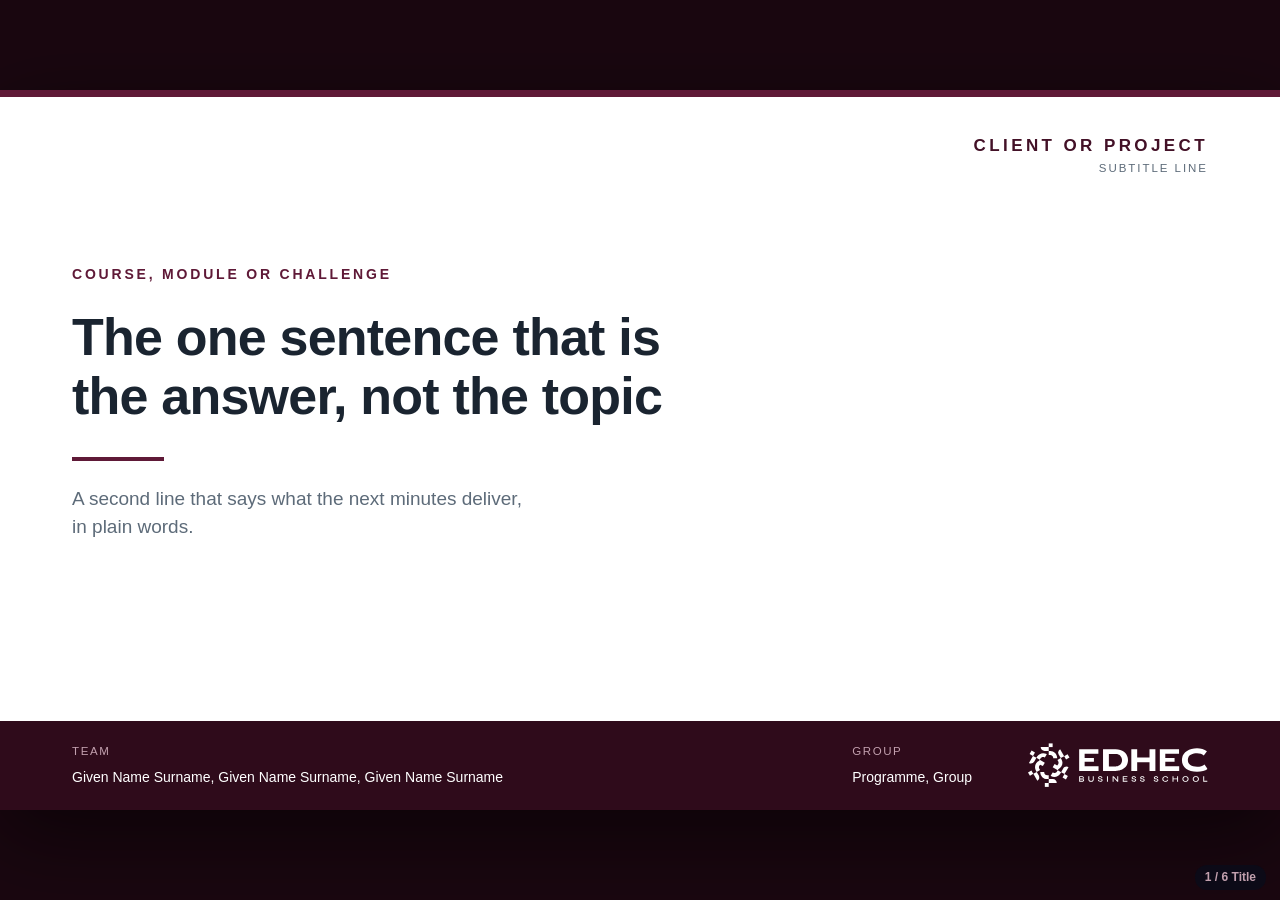
<file: site/slides.html>
<!DOCTYPE html>
<html lang="en">
<head>
<meta charset="utf-8">
<meta name="viewport" content="width=device-width, initial-scale=1">
<title>EDHEC slide template</title>
<style>
/* =====================================================================
   Executive deck · AuditCert France — AI strategy
   EDHEC project template
   ---------------------------------------------------------------------
   Design language taken over from the team's seminar deck
   (07 Praesentation/praesentation.html): ghost digits per section,
   icon bands, process chains, chevron lists, honeycomb pattern,
   dark tables, intensity matrix, stat tiles. No animations.
   University branding removed (no logo, no chair line).
   Colour rule: corporate blue throughout, orange only as a pointed
   highlight (risk, deferral, the figure that decides).
   One file, runs offline. 16:9 (1280x720), scaled on screen;
   print (Chrome "Save as PDF", margins: none, backgrounds: on):
   one slide per page.
   Controls: ->/space next · <- back · Home/End · O overview
             F fullscreen · P print · B backup index
   ===================================================================== */
:root{
  --blue:#5F1937; --navy:#431127; --deep:#2F0B1B;
  --sky:#F8F1F4; --sky2:#EEDCE4;
  --orange:#C08A2E; --orange-dark:#8C5F1B; --orange-mid:#9D6D21;
  --ink:#1A2430; --muted:#5D6B79; --line:#D9E0E7; --soft:#F3F6F9;
  --int0:#F7F3F5; --int1:#E4CBD6; --int2:#A4627D; --int3:#5F1937;
  --sans:"Helvetica Neue",Arial,"Segoe UI",Roboto,system-ui,sans-serif;  --logo:url("data:image/svg+xml,%3Csvg width=%22117%22 height=%2229%22 viewBox=%220 0 117 29%22 fill=%22none%22 xmlns=%22http://www.w3.org/2000/svg%22%3E%3Cg clip-path=%22url(%23clip0_3956_4393)%22%3E%3Cmask id=%22mask0_3956_4393%22 style=%22mask-type:luminance%22 maskUnits=%22userSpaceOnUse%22 x=%22-1681%22 y=%22-92%22 width=%222561%22 height=%221441%22%3E%3Cpath d=%22M-1680.88 -91.9454H879.118V1348.05H-1680.88V-91.9454Z%22 fill=%22white%22/%3E%3C/mask%3E%3Cg mask=%22url(%23mask0_3956_4393)%22%3E%3Cpath d=%22M35.6484 24.35C35.5204 24.43 35.3404 24.47 35.1097 24.47H33.8657V23.5313H35.0297C35.1684 23.5313 35.299 23.5393 35.4217 23.558C35.5444 23.5753 35.6444 23.6153 35.723 23.678C35.8017 23.7393 35.8404 23.838 35.8404 23.974C35.8404 24.1446 35.7764 24.27 35.6484 24.35ZM33.8657 22.0473H35.0244C35.227 22.0473 35.391 22.0846 35.5177 22.1566C35.6444 22.23 35.707 22.3513 35.707 22.522C35.707 22.6966 35.6444 22.8233 35.5177 22.9046C35.391 22.9846 35.2124 23.0233 34.9817 23.0233H33.8657V22.0473ZM36.1044 23.3926C35.9964 23.3353 35.871 23.2953 35.731 23.2726C35.635 23.2566 35.5297 23.2513 35.4257 23.2446C35.5737 23.226 35.7124 23.2006 35.8297 23.1606C35.9897 23.1046 36.1137 23.022 36.2004 22.9086C36.287 22.798 36.331 22.6446 36.331 22.4526C36.331 22.154 36.2177 21.926 35.9924 21.7673C35.767 21.61 35.4417 21.53 35.019 21.53H33.2577V24.9873H35.2004C35.4457 24.9806 35.663 24.9406 35.851 24.8673C36.039 24.7953 36.187 24.6886 36.2937 24.55C36.4004 24.4113 36.4537 24.2353 36.4537 24.022C36.4537 23.862 36.423 23.7313 36.3604 23.63C36.2977 23.5286 36.2124 23.4486 36.1044 23.3926Z%22 fill=%22%235F1937%22/%3E%3C/g%3E%3Cmask id=%22mask1_3956_4393%22 style=%22mask-type:luminance%22 maskUnits=%22userSpaceOnUse%22 x=%22-1681%22 y=%22-92%22 width=%222561%22 height=%221441%22%3E%3Cpath d=%22M-1680.88 -91.9454H879.118V1348.05H-1680.88V-91.9454Z%22 fill=%22white%22/%3E%3C/mask%3E%3Cg mask=%22url(%23mask1_3956_4393)%22%3E%3Cpath d=%22M42.1256 23.5308C42.1256 23.8014 42.0736 24.0068 41.9709 24.1468C41.8683 24.2881 41.7309 24.3841 41.5603 24.4374C41.3896 24.4908 41.1989 24.5174 40.9896 24.5174C40.7723 24.5174 40.5763 24.4908 40.4029 24.4374C40.2283 24.3841 40.0909 24.2881 39.9883 24.1468C39.8869 24.0068 39.8363 23.8014 39.8363 23.5308V21.5294H39.2283V23.5788C39.2283 23.7961 39.2576 23.9854 39.3163 24.1494C39.3749 24.3134 39.4576 24.4521 39.5616 24.5654C39.6669 24.6801 39.7923 24.7734 39.9376 24.8454C40.0843 24.9188 40.2456 24.9721 40.4243 25.0028C40.6016 25.0348 40.7896 25.0508 40.9896 25.0508C41.1816 25.0508 41.3629 25.0348 41.5363 25.0028C41.7083 24.9721 41.8683 24.9188 42.0136 24.8454C42.1589 24.7734 42.2856 24.6801 42.3923 24.5654C42.4989 24.4521 42.5816 24.3134 42.6403 24.1494C42.6989 23.9854 42.7283 23.7961 42.7283 23.5788V21.5294H42.1256V23.5308Z%22 fill=%22%235F1937%22/%3E%3C/g%3E%3Cmask id=%22mask2_3956_4393%22 style=%22mask-type:luminance%22 maskUnits=%22userSpaceOnUse%22 x=%22-1681%22 y=%22-92%22 width=%222561%22 height=%221441%22%3E%3Cpath d=%22M-1680.88 -91.9454H879.118V1348.05H-1680.88V-91.9454Z%22 fill=%22white%22/%3E%3C/mask%3E%3Cg mask=%22url(%23mask2_3956_4393)%22%3E%3Cpath d=%22M48.109 23.3286C47.997 23.254 47.8663 23.1913 47.717 23.142C47.5676 23.0926 47.4076 23.0526 47.237 23.0246C47.037 22.982 46.869 22.942 46.733 22.9046C46.5956 22.8673 46.4876 22.8273 46.4103 22.7873C46.3316 22.746 46.2756 22.7006 46.241 22.6486C46.2076 22.5966 46.1916 22.5353 46.1916 22.4646C46.1916 22.2966 46.2623 22.1766 46.405 22.102C46.5463 22.0273 46.7223 21.9886 46.933 21.9886C47.1676 21.9886 47.361 22.0393 47.5143 22.1393C47.6676 22.238 47.749 22.4006 47.7596 22.6246H48.341C48.3476 22.2686 48.233 21.9873 47.9943 21.778C47.7556 21.5713 47.4116 21.466 46.9596 21.466C46.6636 21.466 46.413 21.5086 46.2063 21.5953C46.001 21.6793 45.845 21.798 45.7396 21.946C45.6356 22.0966 45.5823 22.2633 45.5823 22.4486C45.5823 22.6113 45.6196 22.7526 45.6943 22.8726C45.769 22.9913 45.8716 23.0926 46.001 23.174C46.1316 23.2553 46.2783 23.3233 46.4423 23.3766C46.605 23.43 46.7743 23.4726 46.949 23.5046C47.1583 23.5433 47.3316 23.5833 47.4663 23.6246C47.601 23.666 47.7023 23.7153 47.7676 23.774C47.833 23.8326 47.8663 23.914 47.8663 24.0166C47.8663 24.1206 47.8383 24.21 47.7836 24.286C47.729 24.3633 47.6436 24.422 47.5303 24.4646C47.4156 24.5073 47.2716 24.5286 47.0983 24.5286C46.9023 24.5286 46.729 24.4993 46.5783 24.4406C46.4263 24.382 46.3063 24.3006 46.2143 24.1953C46.1236 24.0913 46.0716 23.9726 46.057 23.8406H45.465C45.4543 23.9153 45.465 24.0046 45.4943 24.11C45.525 24.2153 45.5783 24.3233 45.6543 24.4326C45.7316 24.5433 45.833 24.646 45.9623 24.7393C46.089 24.834 46.245 24.91 46.429 24.9686C46.6116 25.0286 46.8263 25.0566 47.0716 25.0566C47.3943 25.0566 47.6596 25.014 47.8636 24.926C48.0676 24.8393 48.2196 24.7206 48.3196 24.5686C48.4196 24.418 48.469 24.2446 48.469 24.0486C48.469 23.878 48.437 23.734 48.373 23.6166C48.309 23.4993 48.221 23.4033 48.109 23.3286Z%22 fill=%22%235F1937%22/%3E%3C/g%3E%3Cmask id=%22mask3_3956_4393%22 style=%22mask-type:luminance%22 maskUnits=%22userSpaceOnUse%22 x=%22-1681%22 y=%22-92%22 width=%222561%22 height=%221441%22%3E%3Cpath d=%22M-1680.88 -91.9454H879.118V1348.05H-1680.88V-91.9454Z%22 fill=%22white%22/%3E%3C/mask%3E%3Cg mask=%22url(%23mask3_3956_4393)%22%3E%3Cpath d=%22M51.3336 24.9883H51.9417V21.5309H51.3336V24.9883Z%22 fill=%22%235F1937%22/%3E%3C/g%3E%3Cmask id=%22mask4_3956_4393%22 style=%22mask-type:luminance%22 maskUnits=%22userSpaceOnUse%22 x=%22-1681%22 y=%22-92%22 width=%222561%22 height=%221441%22%3E%3Cpath d=%22M-1680.88 -91.9454H879.118V1348.05H-1680.88V-91.9454Z%22 fill=%22white%22/%3E%3C/mask%3E%3Cg mask=%22url(%23mask4_3956_4393)%22%3E%3Cpath d=%22M58.0249 24.1593L55.6183 21.53H55.0103V24.9873H55.6183V22.378L58.0249 24.9873H58.6276V21.53H58.0249V24.1593Z%22 fill=%22%235F1937%22/%3E%3C/g%3E%3Cmask id=%22mask5_3956_4393%22 style=%22mask-type:luminance%22 maskUnits=%22userSpaceOnUse%22 x=%22-1681%22 y=%22-92%22 width=%222561%22 height=%221441%22%3E%3Cpath d=%22M-1680.88 -91.9454H879.118V1348.05H-1680.88V-91.9454Z%22 fill=%22white%22/%3E%3C/mask%3E%3Cg mask=%22url(%23mask5_3956_4393)%22%3E%3Cpath d=%22M62.2025 23.5153H64.1878V23.014H62.2025V22.054H64.6251V21.53H61.5945V24.9873H64.6305V24.4646H62.2025V23.5153Z%22 fill=%22%235F1937%22/%3E%3C/g%3E%3Cmask id=%22mask6_3956_4393%22 style=%22mask-type:luminance%22 maskUnits=%22userSpaceOnUse%22 x=%22-1681%22 y=%22-92%22 width=%222561%22 height=%221441%22%3E%3Cpath d=%22M-1680.88 -91.9454H879.118V1348.05H-1680.88V-91.9454Z%22 fill=%22white%22/%3E%3C/mask%3E%3Cg mask=%22url(%23mask6_3956_4393)%22%3E%3Cpath d=%22M69.9148 23.3286C69.8028 23.254 69.6722 23.1913 69.5228 23.142C69.3735 23.0926 69.2135 23.0526 69.0428 23.0246C68.8428 22.982 68.6748 22.942 68.5388 22.9046C68.4015 22.8673 68.2935 22.8273 68.2148 22.7873C68.1375 22.746 68.0815 22.7006 68.0468 22.6486C68.0135 22.5966 67.9962 22.5353 67.9962 22.4646C67.9962 22.2966 68.0682 22.1766 68.2095 22.102C68.3522 22.0273 68.5282 21.9886 68.7388 21.9886C68.9735 21.9886 69.1668 22.0393 69.3202 22.1393C69.4722 22.238 69.5548 22.4006 69.5655 22.6246H70.1468C70.1535 22.2686 70.0388 21.9873 69.8002 21.778C69.5615 21.5713 69.2162 21.466 68.7655 21.466C68.4695 21.466 68.2188 21.5086 68.0122 21.5953C67.8068 21.6793 67.6508 21.798 67.5455 21.946C67.4415 22.0966 67.3882 22.2633 67.3882 22.4486C67.3882 22.6113 67.4255 22.7526 67.5002 22.8726C67.5748 22.9913 67.6775 23.0926 67.8068 23.174C67.9375 23.2553 68.0842 23.3233 68.2482 23.3766C68.4108 23.43 68.5802 23.4726 68.7548 23.5046C68.9642 23.5433 69.1362 23.5833 69.2722 23.6246C69.4068 23.666 69.5068 23.7153 69.5735 23.774C69.6388 23.8326 69.6722 23.914 69.6722 24.0166C69.6722 24.1206 69.6442 24.21 69.5895 24.286C69.5335 24.3633 69.4495 24.422 69.3362 24.4646C69.2215 24.5073 69.0775 24.5286 68.9042 24.5286C68.7082 24.5286 68.5348 24.4993 68.3828 24.4406C68.2322 24.382 68.1108 24.3006 68.0202 24.1953C67.9295 24.0913 67.8775 23.9726 67.8628 23.8406H67.2708C67.2602 23.9153 67.2695 24.0046 67.3002 24.11C67.3308 24.2153 67.3842 24.3233 67.4602 24.4326C67.5362 24.5433 67.6388 24.646 67.7668 24.7393C67.8948 24.834 68.0508 24.91 68.2335 24.9686C68.4175 25.0286 68.6308 25.0566 68.8775 25.0566C69.2002 25.0566 69.4642 25.014 69.6695 24.926C69.8735 24.8393 70.0255 24.7206 70.1255 24.5686C70.2255 24.418 70.2748 24.2446 70.2748 24.0486C70.2748 23.878 70.2428 23.734 70.1788 23.6166C70.1148 23.4993 70.0268 23.4033 69.9148 23.3286Z%22 fill=%22%235F1937%22/%3E%3C/g%3E%3Cmask id=%22mask7_3956_4393%22 style=%22mask-type:luminance%22 maskUnits=%22userSpaceOnUse%22 x=%22-1681%22 y=%22-92%22 width=%222561%22 height=%221441%22%3E%3Cpath d=%22M-1680.88 -91.9454H879.118V1348.05H-1680.88V-91.9454Z%22 fill=%22white%22/%3E%3C/mask%3E%3Cg mask=%22url(%23mask7_3956_4393)%22%3E%3Cpath d=%22M75.4529 23.3286C75.3409 23.254 75.2103 23.1913 75.0609 23.142C74.9116 23.0926 74.7516 23.0526 74.5809 23.0246C74.3809 22.982 74.2129 22.942 74.0769 22.9046C73.9396 22.8673 73.8316 22.8273 73.7529 22.7873C73.6756 22.746 73.6196 22.7006 73.5849 22.6486C73.5516 22.5966 73.5343 22.5353 73.5343 22.4646C73.5343 22.2966 73.6063 22.1766 73.7476 22.102C73.8903 22.0273 74.0663 21.9886 74.2769 21.9886C74.5116 21.9886 74.7049 22.0393 74.8583 22.1393C75.0103 22.238 75.0929 22.4006 75.1036 22.6246H75.6849C75.6916 22.2686 75.5769 21.9873 75.3383 21.778C75.0996 21.5713 74.7543 21.466 74.3036 21.466C74.0076 21.466 73.7569 21.5086 73.5503 21.5953C73.3449 21.6793 73.1889 21.798 73.0836 21.946C72.9796 22.0966 72.9263 22.2633 72.9263 22.4486C72.9263 22.6113 72.9636 22.7526 73.0383 22.8726C73.1129 22.9913 73.2156 23.0926 73.3449 23.174C73.4756 23.2553 73.6223 23.3233 73.7863 23.3766C73.9489 23.43 74.1183 23.4726 74.2929 23.5046C74.5023 23.5433 74.6743 23.5833 74.8103 23.6246C74.9449 23.666 75.0449 23.7153 75.1116 23.774C75.1769 23.8326 75.2103 23.914 75.2103 24.0166C75.2103 24.1206 75.1823 24.21 75.1276 24.286C75.0716 24.3633 74.9876 24.422 74.8743 24.4646C74.7596 24.5073 74.6156 24.5286 74.4423 24.5286C74.2463 24.5286 74.0729 24.4993 73.9209 24.4406C73.7703 24.382 73.6489 24.3006 73.5583 24.1953C73.4676 24.0913 73.4156 23.9726 73.4009 23.8406H72.8089C72.7983 23.9153 72.8076 24.0046 72.8383 24.11C72.8689 24.2153 72.9223 24.3233 72.9983 24.4326C73.0743 24.5433 73.1769 24.646 73.3049 24.7393C73.4329 24.834 73.5889 24.91 73.7716 24.9686C73.9556 25.0286 74.1689 25.0566 74.4156 25.0566C74.7383 25.0566 75.0023 25.014 75.2076 24.926C75.4116 24.8393 75.5636 24.7206 75.6636 24.5686C75.7636 24.418 75.8129 24.2446 75.8129 24.0486C75.8129 23.878 75.7809 23.734 75.7169 23.6166C75.6529 23.4993 75.5649 23.4033 75.4529 23.3286Z%22 fill=%22%235F1937%22/%3E%3C/g%3E%3Cmask id=%22mask8_3956_4393%22 style=%22mask-type:luminance%22 maskUnits=%22userSpaceOnUse%22 x=%22-1681%22 y=%22-92%22 width=%222561%22 height=%221441%22%3E%3Cpath d=%22M-1680.88 -91.9454H879.118V1348.05H-1680.88V-91.9454Z%22 fill=%22white%22/%3E%3C/mask%3E%3Cg mask=%22url(%23mask8_3956_4393)%22%3E%3Cpath d=%22M84.3522 23.3286C84.2402 23.254 84.1096 23.1913 83.9602 23.142C83.8109 23.0926 83.6509 23.0526 83.4802 23.0246C83.2802 22.982 83.1122 22.942 82.9762 22.9046C82.8389 22.8673 82.7309 22.8273 82.6522 22.7873C82.5749 22.746 82.5189 22.7006 82.4842 22.6486C82.4509 22.5966 82.4336 22.5353 82.4336 22.4646C82.4336 22.2966 82.5056 22.1766 82.6469 22.102C82.7896 22.0273 82.9656 21.9886 83.1762 21.9886C83.4109 21.9886 83.6042 22.0393 83.7576 22.1393C83.9096 22.238 83.9922 22.4006 84.0029 22.6246H84.5842C84.5909 22.2686 84.4762 21.9873 84.2376 21.778C83.9989 21.5713 83.6536 21.466 83.2029 21.466C82.9069 21.466 82.6562 21.5086 82.4496 21.5953C82.2442 21.6793 82.0882 21.798 81.9829 21.946C81.8789 22.0966 81.8256 22.2633 81.8256 22.4486C81.8256 22.6113 81.8629 22.7526 81.9376 22.8726C82.0122 22.9913 82.1149 23.0926 82.2442 23.174C82.3749 23.2553 82.5216 23.3233 82.6856 23.3766C82.8482 23.43 83.0176 23.4726 83.1922 23.5046C83.4016 23.5433 83.5736 23.5833 83.7096 23.6246C83.8442 23.666 83.9442 23.7153 84.0109 23.774C84.0762 23.8326 84.1096 23.914 84.1096 24.0166C84.1096 24.1206 84.0816 24.21 84.0269 24.286C83.9722 24.3633 83.8869 24.422 83.7736 24.4646C83.6589 24.5073 83.5149 24.5286 83.3416 24.5286C83.1456 24.5286 82.9722 24.4993 82.8216 24.4406C82.6696 24.382 82.5482 24.3006 82.4576 24.1953C82.3669 24.0913 82.3149 23.9726 82.3002 23.8406H81.7082C81.6976 23.9153 81.7069 24.0046 81.7376 24.11C81.7682 24.2153 81.8216 24.3233 81.8976 24.4326C81.9749 24.5433 82.0762 24.646 82.2042 24.7393C82.3322 24.834 82.4882 24.91 82.6709 24.9686C82.8549 25.0286 83.0696 25.0566 83.3149 25.0566C83.6376 25.0566 83.9016 25.014 84.1069 24.926C84.3109 24.8393 84.4629 24.7206 84.5629 24.5686C84.6629 24.418 84.7122 24.2446 84.7122 24.0486C84.7122 23.878 84.6802 23.734 84.6162 23.6166C84.5522 23.4993 84.4642 23.4033 84.3522 23.3286Z%22 fill=%22%235F1937%22/%3E%3C/g%3E%3Cmask id=%22mask9_3956_4393%22 style=%22mask-type:luminance%22 maskUnits=%22userSpaceOnUse%22 x=%22-1681%22 y=%22-92%22 width=%222561%22 height=%221441%22%3E%3Cpath d=%22M-1680.88 -91.9454H879.118V1348.05H-1680.88V-91.9454Z%22 fill=%22white%22/%3E%3C/mask%3E%3Cg mask=%22url(%23mask9_3956_4393)%22%3E%3Cpath d=%22M88.6283 22.1464C88.8376 22.0491 89.075 21.9998 89.3376 21.9998C89.547 21.9998 89.7336 22.0304 89.895 22.0904C90.0576 22.1518 90.191 22.2371 90.2976 22.3491C90.4056 22.4611 90.483 22.5971 90.5323 22.7571H91.1203C91.0883 22.4878 90.995 22.2558 90.843 22.0638C90.6896 21.8718 90.4856 21.7238 90.231 21.6211C89.9776 21.5184 89.679 21.4664 89.3376 21.4664C89.0456 21.4664 88.779 21.5051 88.535 21.5838C88.291 21.6624 88.0803 21.7784 87.9003 21.9331C87.7203 22.0878 87.5816 22.2758 87.4843 22.4958C87.3856 22.7171 87.3376 22.9731 87.3376 23.2638C87.3376 23.5531 87.3856 23.8078 87.4843 24.0304C87.5816 24.2518 87.7203 24.4384 87.9003 24.5904C88.0803 24.7411 88.291 24.8558 88.535 24.9344C88.779 25.0118 89.0456 25.0518 89.3376 25.0518C89.6763 25.0518 89.9723 25.0011 90.2256 24.8998C90.4803 24.7984 90.6843 24.6518 90.8376 24.4624C90.9896 24.2718 91.0843 24.0438 91.1203 23.7771H90.5283C90.4776 23.9291 90.399 24.0624 90.2936 24.1744C90.1856 24.2864 90.0523 24.3718 89.8923 24.4304C89.7323 24.4891 89.547 24.5184 89.3376 24.5184C89.075 24.5184 88.8376 24.4704 88.6283 24.3744C88.419 24.2784 88.2536 24.1371 88.135 23.9504C88.015 23.7638 87.9563 23.5344 87.9563 23.2638C87.9563 22.9904 88.015 22.7598 88.135 22.5731C88.2536 22.3864 88.419 22.2438 88.6283 22.1464Z%22 fill=%22%235F1937%22/%3E%3C/g%3E%3Cmask id=%22mask10_3956_4393%22 style=%22mask-type:luminance%22 maskUnits=%22userSpaceOnUse%22 x=%22-1681%22 y=%22-92%22 width=%222561%22 height=%221441%22%3E%3Cpath d=%22M-1680.88 -91.9454H879.118V1348.05H-1680.88V-91.9454Z%22 fill=%22white%22/%3E%3C/mask%3E%3Cg mask=%22url(%23mask10_3956_4393)%22%3E%3Cpath d=%22M96.9408 22.9976H94.5555V21.5309H93.9475V24.9883H94.5555V23.5149H96.9408V24.9883H97.5435V21.5309H96.9408V22.9976Z%22 fill=%22%235F1937%22/%3E%3C/g%3E%3Cmask id=%22mask11_3956_4393%22 style=%22mask-type:luminance%22 maskUnits=%22userSpaceOnUse%22 x=%22-1681%22 y=%22-92%22 width=%222561%22 height=%221441%22%3E%3Cpath d=%22M-1680.88 -91.9454H879.118V1348.05H-1680.88V-91.9454Z%22 fill=%22white%22/%3E%3C/mask%3E%3Cg mask=%22url(%23mask11_3956_4393)%22%3E%3Cpath d=%22M103.581 23.9601C103.462 24.1468 103.298 24.2868 103.093 24.3788C102.886 24.4708 102.648 24.5174 102.378 24.5174C102.11 24.5174 101.873 24.4708 101.662 24.3788C101.453 24.2868 101.288 24.1468 101.166 23.9601C101.046 23.7734 100.985 23.5388 100.985 23.2588C100.985 22.9814 101.046 22.7494 101.166 22.5628C101.288 22.3748 101.453 22.2348 101.662 22.1401C101.873 22.0468 102.11 21.9988 102.378 21.9988C102.648 21.9988 102.886 22.0468 103.093 22.1401C103.298 22.2348 103.462 22.3748 103.581 22.5628C103.7 22.7494 103.76 22.9814 103.76 23.2588C103.76 23.5388 103.7 23.7734 103.581 23.9601ZM103.44 21.6814C103.141 21.5374 102.786 21.4654 102.378 21.4654C101.973 21.4654 101.62 21.5374 101.318 21.6814C101.018 21.8254 100.785 22.0321 100.62 22.3001C100.454 22.5694 100.372 22.8881 100.372 23.2588C100.372 23.6281 100.454 23.9468 100.62 24.2134C100.785 24.4801 101.018 24.6868 101.318 24.8321C101.62 24.9788 101.973 25.0508 102.378 25.0508C102.786 25.0508 103.141 24.9788 103.44 24.8321C103.738 24.6868 103.97 24.4801 104.136 24.2134C104.301 23.9468 104.384 23.6281 104.384 23.2588C104.384 22.8881 104.301 22.5694 104.136 22.3001C103.97 22.0321 103.738 21.8254 103.44 21.6814Z%22 fill=%22%235F1937%22/%3E%3C/g%3E%3Cmask id=%22mask12_3956_4393%22 style=%22mask-type:luminance%22 maskUnits=%22userSpaceOnUse%22 x=%22-1681%22 y=%22-92%22 width=%222561%22 height=%221441%22%3E%3Cpath d=%22M-1680.88 -91.9454H879.118V1348.05H-1680.88V-91.9454Z%22 fill=%22white%22/%3E%3C/mask%3E%3Cg mask=%22url(%23mask12_3956_4393)%22%3E%3Cpath d=%22M110.282 23.9601C110.163 24.1468 109.999 24.2868 109.794 24.3788C109.587 24.4708 109.349 24.5174 109.079 24.5174C108.811 24.5174 108.574 24.4708 108.363 24.3788C108.154 24.2868 107.989 24.1468 107.867 23.9601C107.747 23.7734 107.686 23.5388 107.686 23.2588C107.686 22.9814 107.747 22.7494 107.867 22.5628C107.989 22.3748 108.154 22.2348 108.363 22.1401C108.574 22.0468 108.811 21.9988 109.079 21.9988C109.349 21.9988 109.587 22.0468 109.794 22.1401C109.999 22.2348 110.163 22.3748 110.282 22.5628C110.401 22.7494 110.461 22.9814 110.461 23.2588C110.461 23.5388 110.401 23.7734 110.282 23.9601ZM110.141 21.6814C109.842 21.5374 109.487 21.4654 109.079 21.4654C108.673 21.4654 108.321 21.5374 108.019 21.6814C107.719 21.8254 107.486 22.0321 107.321 22.3001C107.155 22.5694 107.073 22.8881 107.073 23.2588C107.073 23.6281 107.155 23.9468 107.321 24.2134C107.486 24.4801 107.719 24.6868 108.019 24.8321C108.321 24.9788 108.673 25.0508 109.079 25.0508C109.487 25.0508 109.842 24.9788 110.141 24.8321C110.439 24.6868 110.671 24.4801 110.837 24.2134C111.002 23.9468 111.085 23.6281 111.085 23.2588C111.085 22.8881 111.002 22.5694 110.837 22.3001C110.671 22.0321 110.439 21.8254 110.141 21.6814Z%22 fill=%22%235F1937%22/%3E%3C/g%3E%3Cmask id=%22mask13_3956_4393%22 style=%22mask-type:luminance%22 maskUnits=%22userSpaceOnUse%22 x=%22-1681%22 y=%22-92%22 width=%222561%22 height=%221441%22%3E%3Cpath d=%22M-1680.88 -91.9454H879.118V1348.05H-1680.88V-91.9454Z%22 fill=%22white%22/%3E%3C/mask%3E%3Cg mask=%22url(%23mask13_3956_4393)%22%3E%3Cpath d=%22M114.521 24.4646V21.53H113.913V24.9873H116.677V24.4646H114.521Z%22 fill=%22%235F1937%22/%3E%3C/g%3E%3Cmask id=%22mask14_3956_4393%22 style=%22mask-type:luminance%22 maskUnits=%22userSpaceOnUse%22 x=%22-1681%22 y=%22-92%22 width=%222561%22 height=%221441%22%3E%3Cpath d=%22M-1680.88 -91.9454H879.118V1348.05H-1680.88V-91.9454Z%22 fill=%22white%22/%3E%3C/mask%3E%3Cg mask=%22url(%23mask14_3956_4393)%22%3E%3Cpath d=%22M57.1798 15.1364H52.5691V6.96043H57.1798C60.6211 6.96043 61.1505 10.3924 61.1505 10.9991C61.1505 14.5591 57.9291 15.1364 57.1798 15.1364ZM56.9371 3.8831H48.7665V18.0791H56.9371C58.3185 18.0791 65.0038 17.4511 65.0038 10.9804C65.0038 7.1631 62.0718 3.8831 56.9371 3.8831Z%22 fill=%22%235F1937%22/%3E%3C/g%3E%3Cmask id=%22mask15_3956_4393%22 style=%22mask-type:luminance%22 maskUnits=%22userSpaceOnUse%22 x=%22-1681%22 y=%22-92%22 width=%222561%22 height=%221441%22%3E%3Cpath d=%22M-1680.88 -91.9454H879.118V1348.05H-1680.88V-91.9454Z%22 fill=%22white%22/%3E%3C/mask%3E%3Cg mask=%22url(%23mask15_3956_4393)%22%3E%3Cpath d=%22M33.2581 18.0791V3.88177H45.7474V6.8631H36.8127V9.67644H42.8447V12.1258H36.8127V15.0311H45.8541V18.0791H33.2581Z%22 fill=%22%235F1937%22/%3E%3C/g%3E%3Cmask id=%22mask16_3956_4393%22 style=%22mask-type:luminance%22 maskUnits=%22userSpaceOnUse%22 x=%22-1681%22 y=%22-92%22 width=%222561%22 height=%221441%22%3E%3Cpath d=%22M-1680.88 -91.9454H879.118V1348.05H-1680.88V-91.9454Z%22 fill=%22white%22/%3E%3C/mask%3E%3Cg mask=%22url(%23mask16_3956_4393)%22%3E%3Cpath d=%22M85.6832 18.0791V3.88177H98.1726V6.8631H89.2379V9.67644H95.2699V12.1258H89.2379V15.0311H98.2792V18.0791H85.6832Z%22 fill=%22%235F1937%22/%3E%3C/g%3E%3Cmask id=%22mask17_3956_4393%22 style=%22mask-type:luminance%22 maskUnits=%22userSpaceOnUse%22 x=%22-1681%22 y=%22-92%22 width=%222561%22 height=%221441%22%3E%3Cpath d=%22M-1680.88 -91.9454H879.118V1348.05H-1680.88V-91.9454Z%22 fill=%22white%22/%3E%3C/mask%3E%3Cg mask=%22url(%23mask17_3956_4393)%22%3E%3Cpath d=%22M78.9925 3.88177V9.30977H70.9658V3.88177H67.1578V18.0791H70.9658V12.4471H78.9925V18.0791H82.8005V3.88177H78.9925Z%22 fill=%22%235F1937%22/%3E%3C/g%3E%3Cmask id=%22mask18_3956_4393%22 style=%22mask-type:luminance%22 maskUnits=%22userSpaceOnUse%22 x=%22-1681%22 y=%22-92%22 width=%222561%22 height=%221441%22%3E%3Cpath d=%22M-1680.88 -91.9454H879.118V1348.05H-1680.88V-91.9454Z%22 fill=%22white%22/%3E%3C/mask%3E%3Cg mask=%22url(%23mask18_3956_4393)%22%3E%3Cpath d=%22M116.732 16.7969C115.123 17.9303 112.843 18.6143 109.871 18.6143C103.988 18.6143 100.05 15.8089 100.05 10.9809C100.05 6.40492 104.154 3.34759 109.871 3.34759C112.338 3.34759 114.592 4.05292 116.316 5.21959L114.263 7.92492C113.184 7.11826 111.662 6.61826 109.919 6.61826C106.303 6.61826 103.894 8.10226 103.894 10.9809C103.894 13.8196 106.25 15.3436 109.919 15.3436C111.894 15.3436 113.644 14.8796 114.744 13.8649L116.732 16.7969Z%22 fill=%22%235F1937%22/%3E%3C/g%3E%3Cmask id=%22mask19_3956_4393%22 style=%22mask-type:luminance%22 maskUnits=%22userSpaceOnUse%22 x=%22-1681%22 y=%22-92%22 width=%222561%22 height=%221441%22%3E%3Cpath d=%22M-1680.88 -91.9454H879.118V1348.05H-1680.88V-91.9454Z%22 fill=%22white%22/%3E%3C/mask%3E%3Cg mask=%22url(%23mask19_3956_4393)%22%3E%3Cpath d=%22M10.9376 28.4043H13.471V25.8709H10.9376V28.4043Z%22 fill=%22%235F1937%22/%3E%3C/g%3E%3Cmask id=%22mask20_3956_4393%22 style=%22mask-type:luminance%22 maskUnits=%22userSpaceOnUse%22 x=%22-1681%22 y=%22-92%22 width=%222561%22 height=%221441%22%3E%3Cpath d=%22M-1680.88 -91.9454H879.118V1348.05H-1680.88V-91.9454Z%22 fill=%22white%22/%3E%3C/mask%3E%3Cg mask=%22url(%23mask20_3956_4393)%22%3E%3Cpath d=%22M16.1737 23.3368C17.5724 23.3368 18.7071 24.4715 18.7071 25.8701H13.4711V23.3368H16.1737Z%22 fill=%22%235F1937%22/%3E%3C/g%3E%3Cmask id=%22mask21_3956_4393%22 style=%22mask-type:luminance%22 maskUnits=%22userSpaceOnUse%22 x=%22-1681%22 y=%22-92%22 width=%222561%22 height=%221441%22%3E%3Cpath d=%22M-1680.88 -91.9454H879.118V1348.05H-1680.88V-91.9454Z%22 fill=%22white%22/%3E%3C/mask%3E%3Cg mask=%22url(%23mask21_3956_4393)%22%3E%3Cpath d=%22M13.4708 20.8036H12.5055C11.4215 20.8036 10.5402 19.9209 10.5402 18.8369V18.6729H8.00549V18.8369C8.00549 21.3222 10.0202 23.3369 12.5055 23.3369H13.4708V20.8036Z%22 fill=%22%235F1937%22/%3E%3C/g%3E%3Cmask id=%22mask22_3956_4393%22 style=%22mask-type:luminance%22 maskUnits=%22userSpaceOnUse%22 x=%22-1681%22 y=%22-92%22 width=%222561%22 height=%221441%22%3E%3Cpath d=%22M-1680.88 -91.9454H879.118V1348.05H-1680.88V-91.9454Z%22 fill=%22white%22/%3E%3C/mask%3E%3Cg mask=%22url(%23mask22_3956_4393)%22%3E%3Cpath d=%22M16.0057 -0.000162609H13.4723V2.5332H16.0057V-0.000162609Z%22 fill=%22%235F1937%22/%3E%3C/g%3E%3Cmask id=%22mask23_3956_4393%22 style=%22mask-type:luminance%22 maskUnits=%22userSpaceOnUse%22 x=%22-1681%22 y=%22-92%22 width=%222561%22 height=%221441%22%3E%3Cpath d=%22M-1680.88 -91.9454H879.118V1348.05H-1680.88V-91.9454Z%22 fill=%22white%22/%3E%3C/mask%3E%3Cg mask=%22url(%23mask23_3956_4393)%22%3E%3Cpath d=%22M10.7689 5.06738C9.37026 5.06738 8.2356 3.93272 8.2356 2.53405H13.4716V5.06738H10.7689Z%22 fill=%22%235F1937%22/%3E%3C/g%3E%3Cmask id=%22mask24_3956_4393%22 style=%22mask-type:luminance%22 maskUnits=%22userSpaceOnUse%22 x=%22-1681%22 y=%22-92%22 width=%222561%22 height=%221441%22%3E%3Cpath d=%22M-1680.88 -91.9454H879.118V1348.05H-1680.88V-91.9454Z%22 fill=%22white%22/%3E%3C/mask%3E%3Cg mask=%22url(%23mask24_3956_4393)%22%3E%3Cpath d=%22M13.4717 7.60078H14.437C15.521 7.60078 16.4023 8.48345 16.4023 9.56745V9.73145H18.937V9.56745C18.937 7.08211 16.9223 5.06745 14.437 5.06745H13.4717V7.60078Z%22 fill=%22%235F1937%22/%3E%3C/g%3E%3Cmask id=%22mask25_3956_4393%22 style=%22mask-type:luminance%22 maskUnits=%22userSpaceOnUse%22 x=%22-1681%22 y=%22-92%22 width=%222561%22 height=%221441%22%3E%3Cpath d=%22M-1680.88 -91.9454H879.118V1348.05H-1680.88V-91.9454Z%22 fill=%22white%22/%3E%3C/mask%3E%3Cg mask=%22url(%23mask25_3956_4393)%22%3E%3Cpath d=%22M24.6474 23.5547L25.9141 21.36L23.7194 20.0934L22.4528 22.288L24.6474 23.5547Z%22 fill=%22%235F1937%22/%3E%3C/g%3E%3Cmask id=%22mask26_3956_4393%22 style=%22mask-type:luminance%22 maskUnits=%22userSpaceOnUse%22 x=%22-1681%22 y=%22-92%22 width=%222561%22 height=%221441%22%3E%3Cpath d=%22M-1680.88 -91.9454H879.118V1348.05H-1680.88V-91.9454Z%22 fill=%22white%22/%3E%3C/mask%3E%3Cg mask=%22url(%23mask26_3956_4393)%22%3E%3Cpath d=%22M22.8773 16.4858C23.5773 15.2738 25.1266 14.8591 26.3386 15.5578L23.7199 20.0938L21.5253 18.8257L22.8773 16.4858Z%22 fill=%22%235F1937%22/%3E%3C/g%3E%3Cmask id=%22mask27_3956_4393%22 style=%22mask-type:luminance%22 maskUnits=%22userSpaceOnUse%22 x=%22-1681%22 y=%22-92%22 width=%222561%22 height=%221441%22%3E%3Cpath d=%22M-1680.88 -91.9454H879.118V1348.05H-1680.88V-91.9454Z%22 fill=%22white%22/%3E%3C/mask%3E%3Cg mask=%22url(%23mask27_3956_4393)%22%3E%3Cpath d=%22M19.332 17.5601L18.8493 18.3961C18.3066 19.3347 17.1026 19.6574 16.1626 19.1161L16.0213 19.0334L14.7546 21.2281L14.896 21.3094C17.0493 22.5521 19.8013 21.8147 21.044 19.6627L21.5253 18.8267L19.332 17.5601Z%22 fill=%22%235F1937%22/%3E%3C/g%3E%3Cmask id=%22mask28_3956_4393%22 style=%22mask-type:luminance%22 maskUnits=%22userSpaceOnUse%22 x=%22-1681%22 y=%22-92%22 width=%222561%22 height=%221441%22%3E%3Cpath d=%22M-1680.88 -91.9454H879.118V1348.05H-1680.88V-91.9454Z%22 fill=%22white%22/%3E%3C/mask%3E%3Cg mask=%22url(%23mask28_3956_4393)%22%3E%3Cpath d=%22M26.9724 9.36224L25.7058 7.16757L23.5111 8.43557L24.7778 10.6289L26.9724 9.36224Z%22 fill=%22%235F1937%22/%3E%3C/g%3E%3Cmask id=%22mask29_3956_4393%22 style=%22mask-type:luminance%22 maskUnits=%22userSpaceOnUse%22 x=%22-1681%22 y=%22-92%22 width=%222561%22 height=%221441%22%3E%3Cpath d=%22M-1680.88 -91.9454H879.118V1348.05H-1680.88V-91.9454Z%22 fill=%22white%22/%3E%3C/mask%3E%3Cg mask=%22url(%23mask29_3956_4393)%22%3E%3Cpath d=%22M19.9661 7.36117C19.2661 6.14917 19.6821 4.59984 20.8927 3.89984L23.5114 8.43451L21.3181 9.70117L19.9661 7.36117Z%22 fill=%22%235F1937%22/%3E%3C/g%3E%3Cmask id=%22mask30_3956_4393%22 style=%22mask-type:luminance%22 maskUnits=%22userSpaceOnUse%22 x=%22-1681%22 y=%22-92%22 width=%222561%22 height=%221441%22%3E%3Cpath d=%22M-1680.88 -91.9454H879.118V1348.05H-1680.88V-91.9454Z%22 fill=%22white%22/%3E%3C/mask%3E%3Cg mask=%22url(%23mask30_3956_4393)%22%3E%3Cpath d=%22M21.8004 10.5379L21.3177 9.70321L19.1231 10.9699L19.6057 11.8045C20.1297 12.7112 19.8471 13.8659 18.9817 14.4325L18.4044 14.0992L17.3071 13.4659L16.0404 15.6605L17.1377 16.2939L19.3324 17.5605L19.7057 16.9125C21.2937 16.2179 22.4031 14.6339 22.4031 12.7899C22.4031 11.9685 22.1844 11.2005 21.8004 10.5379Z%22 fill=%22%235F1937%22/%3E%3C/g%3E%3Cmask id=%22mask31_3956_4393%22 style=%22mask-type:luminance%22 maskUnits=%22userSpaceOnUse%22 x=%22-1681%22 y=%22-92%22 width=%222561%22 height=%221441%22%3E%3Cpath d=%22M-1680.88 -91.9454H879.118V1348.05H-1680.88V-91.9454Z%22 fill=%22white%22/%3E%3C/mask%3E%3Cg mask=%22url(%23mask31_3956_4393)%22%3E%3Cpath d=%22M2.32514 4.81601L1.05847 7.01068L3.25181 8.27734L4.51981 6.08268L2.32514 4.81601Z%22 fill=%22%235F1937%22/%3E%3C/g%3E%3Cmask id=%22mask32_3956_4393%22 style=%22mask-type:luminance%22 maskUnits=%22userSpaceOnUse%22 x=%22-1681%22 y=%22-92%22 width=%222561%22 height=%221441%22%3E%3Cpath d=%22M-1680.88 -91.9454H879.118V1348.05H-1680.88V-91.9454Z%22 fill=%22white%22/%3E%3C/mask%3E%3Cg mask=%22url(%23mask32_3956_4393)%22%3E%3Cpath d=%22M4.09512 11.8835C3.39512 13.0955 1.84579 13.5101 0.633789 12.8101L3.25246 8.27548L5.44712 9.54348L4.09512 11.8835Z%22 fill=%22%235F1937%22/%3E%3C/g%3E%3Cmask id=%22mask33_3956_4393%22 style=%22mask-type:luminance%22 maskUnits=%22userSpaceOnUse%22 x=%22-1681%22 y=%22-92%22 width=%222561%22 height=%221441%22%3E%3Cpath d=%22M-1680.88 -91.9454H879.118V1348.05H-1680.88V-91.9454Z%22 fill=%22white%22/%3E%3C/mask%3E%3Cg mask=%22url(%23mask33_3956_4393)%22%3E%3Cpath d=%22M7.64059 10.8096L8.12326 9.97357C8.66459 9.0349 9.86992 8.71224 10.8099 9.25357L10.9513 9.33624L12.2179 7.1429L12.0766 7.06024C9.92326 5.81757 7.17126 6.5549 5.92859 8.7069L5.44592 9.5429L7.64059 10.8096Z%22 fill=%22%235F1937%22/%3E%3C/g%3E%3Cmask id=%22mask34_3956_4393%22 style=%22mask-type:luminance%22 maskUnits=%22userSpaceOnUse%22 x=%22-1681%22 y=%22-92%22 width=%222561%22 height=%221441%22%3E%3Cpath d=%22M-1680.88 -91.9454H879.118V1348.05H-1680.88V-91.9454Z%22 fill=%22white%22/%3E%3C/mask%3E%3Cg mask=%22url(%23mask34_3956_4393)%22%3E%3Cpath d=%22M0.00012207 19.0065L1.26679 21.2012L3.46146 19.9345L2.19479 17.7398L0.00012207 19.0065Z%22 fill=%22%235F1937%22/%3E%3C/g%3E%3Cmask id=%22mask35_3956_4393%22 style=%22mask-type:luminance%22 maskUnits=%22userSpaceOnUse%22 x=%22-1681%22 y=%22-92%22 width=%222561%22 height=%221441%22%3E%3Cpath d=%22M-1680.88 -91.9454H879.118V1348.05H-1680.88V-91.9454Z%22 fill=%22white%22/%3E%3C/mask%3E%3Cg mask=%22url(%23mask35_3956_4393)%22%3E%3Cpath d=%22M7.00651 21.0084C7.70651 22.2204 7.29051 23.7697 6.07851 24.4697L3.46118 19.9351L5.65451 18.6684L7.00651 21.0084Z%22 fill=%22%235F1937%22/%3E%3C/g%3E%3Cmask id=%22mask36_3956_4393%22 style=%22mask-type:luminance%22 maskUnits=%22userSpaceOnUse%22 x=%22-1681%22 y=%22-92%22 width=%222561%22 height=%221441%22%3E%3Cpath d=%22M-1680.88 -91.9454H879.118V1348.05H-1680.88V-91.9454Z%22 fill=%22white%22/%3E%3C/mask%3E%3Cg mask=%22url(%23mask36_3956_4393)%22%3E%3Cpath d=%22M5.172 17.8323L5.65467 18.667L7.84934 17.4003L7.36667 16.5657C6.84267 15.659 7.12534 14.5043 7.99067 13.9377L8.568 14.271L9.66534 14.9043L10.932 12.7097L9.83467 12.0763L7.64 10.8097L7.26667 11.4563C5.67867 12.151 4.56934 13.7363 4.56934 15.5803C4.56934 16.4017 4.788 17.1697 5.172 17.8323Z%22 fill=%22%235F1937%22/%3E%3C/g%3E%3C/g%3E%3Cdefs%3E%3CclipPath id=%22clip0_3956_4393%22%3E%3Crect width=%22116.732%22 height=%2228.404%22 fill=%22white%22/%3E%3C/clipPath%3E%3C/defs%3E%3C/svg%3E");
}

/* The scale is nine type sizes, ten spacing steps and three radii, listed in
   docs/COMPONENTS.md. They are deliberately NOT tokens. A --t5 that nothing
   references is a trap: you change it, nothing moves, and you go looking for
   the bug in the wrong place. Pick a value from the table and write it.
   11.5px is the floor; the exporter maps 1 CSS px to 0.75 pt, so below it the
   PowerPoint drops under 8.6pt. tools/check_slides.py fails the build on any
   run of text under the floor. */
*{box-sizing:border-box;-webkit-print-color-adjust:exact;print-color-adjust:exact;}
html,body{margin:0;padding:0;font-family:var(--sans);color:var(--ink);}

.slide{position:relative;width:1280px;height:720px;background:#fff;overflow:hidden;}

@media screen{
  html,body{height:100%;background:#1A0710;overflow:hidden;}
  #deck{position:fixed;top:50%;left:50%;width:1280px;height:720px;
    transform:translate(-50%,-50%) scale(var(--scale,1));transform-origin:center center;
    box-shadow:0 24px 80px rgba(0,0,0,.55);}
  .slide{position:absolute;inset:0;opacity:0;visibility:hidden;transform:translateY(12px);
    transition:opacity .24s ease-out,transform .24s ease-out,visibility 0s linear .24s;}
  .slide.active{opacity:1;visibility:visible;transform:translateY(0);
    transition:opacity .24s ease-out,transform .24s ease-out,visibility 0s linear 0s;}
}
@media print{
  @page{size:1280px 720px;margin:0;}
  html,body{background:#fff;}
  #deck{position:static;transform:none;width:auto;height:auto;box-shadow:none;}
  .slide{position:relative;inset:auto;opacity:1!important;visibility:visible!important;
         break-after:page;page-break-after:always;break-inside:avoid;}
  .slide:last-child{break-after:auto;page-break-after:auto;}
  .no-print{display:none!important;}
  /* Chrome renders soft box-shadows as a grey block in PDF: drop soft shadows
     in print, keep the solid light-blue ring of the process circles. */
  .circle .cicon, .band .bicon, .vcard{box-shadow:none!important;}
  .chain .cir{box-shadow:0 0 0 9px var(--sky)!important;}
}


/* ---------- Header: big digit + section + blue action title ---------- */
.pad{position:absolute;inset:0;padding:44px 64px 64px;display:flex;flex-direction:column;}
.grow{flex:1;display:flex;flex-direction:column;justify-content:center;padding-bottom:16px;}
.secrow{display:flex;align-items:baseline;gap:14px;margin:0 0 6px;}
.secrow .n{font-size:30px;font-weight:800;color:var(--blue);letter-spacing:.02em;}
.secrow .t{font-size:21px;font-weight:700;color:var(--ink);letter-spacing:.16em;text-transform:uppercase;}
.action{font-size:26px;line-height:1.22;font-weight:700;color:var(--blue);margin:0 0 22px;max-width:1120px;}
.action.sm{font-size:23px;}
.ghost{position:absolute;top:6px;right:52px;font-size:190px;font-weight:800;color:var(--blue);opacity:.06;line-height:1;pointer-events:none;font-variant-numeric:tabular-nums;}

p{margin:0 0 12px;font-size:19px;line-height:1.4;}
.small{font-size:15.5px;color:var(--muted);line-height:1.4;}
.tiny{font-size:13px;color:var(--muted);line-height:1.35;}
strong{color:var(--navy);}
.blue{color:var(--blue);font-weight:700;}
.org{color:var(--orange-dark);font-weight:700;}
em{font-style:italic;}

/* Chevron lists */
ul{margin:0;padding:0;list-style:none;}
li{position:relative;font-size:17px;line-height:1.38;margin:0 0 10px;padding-left:24px;}
li:before{content:"\203A";position:absolute;left:2px;top:-2px;font-size:21px;font-weight:800;color:var(--blue);}
li.o:before{color:var(--orange);}

.foot{position:absolute;left:64px;right:64px;bottom:20px;display:flex;justify-content:space-between;z-index:3;
      align-items:center;font-size:11.5px;color:var(--muted);border-top:1px solid var(--line);padding-top:8px;gap:18px;}
.foot .fmid{flex:1;text-align:center;}
.foot .fright{font-variant-numeric:tabular-nums;}
.srcline{position:absolute;left:64px;right:64px;bottom:48px;font-size:11.5px;color:var(--muted);z-index:3;}

.cols{display:flex;gap:32px;}
.cols>div{flex:1;min-width:0;}
.col-7{flex:1.32;} .col-5{flex:.9;}

/* ---------- Icon bands ---------- */
.band{position:relative;margin:0 0 14px;display:flex;flex-direction:column;}
.band .bhead{display:flex;align-items:center;gap:0;background:linear-gradient(90deg,var(--deep),var(--blue));
  color:#fff;border-radius:4px;padding:9px 16px 9px 62px;font-size:17px;font-weight:800;
  letter-spacing:.08em;text-transform:uppercase;}
.band.warm .bhead{background:linear-gradient(90deg,var(--orange-dark),var(--orange-mid));}

.band .bicon{position:absolute;left:-8px;top:-10px;width:58px;height:58px;border-radius:50%;
  background:radial-gradient(circle at 30% 25%,#7E2A4B,var(--deep));border:3px solid #fff;z-index:2;
  display:flex;align-items:center;justify-content:center;box-shadow:0 3px 10px rgba(7,33,64,.3);}
.band.warm .bicon{background:radial-gradient(circle at 30% 25%,#9D6D21,var(--orange-dark));}

.band .bicon svg{width:30px;height:30px;stroke:#fff;fill:none;stroke-width:1.8;stroke-linecap:round;stroke-linejoin:round;}
.band .bbody{background:var(--soft);border:1px solid var(--line);border-top:0;border-radius:0 0 6px 6px;
  padding:13px 18px 9px 20px;flex:1;display:flex;flex-direction:column;}
.bcost{margin-top:auto;padding-top:9px;border-top:1px dashed var(--line);font-size:13px;line-height:1.45;min-height:46px;}
.bcost .r{color:var(--muted);}
.band .bbody li{margin-bottom:8px;}
.bandwrap{padding-left:22px;}

/* Double-chevron connector */
.vchev{display:flex;justify-content:center;margin:2px 0 8px;}
.vchev svg{width:44px;height:22px;}

/* ---------- Process chain (circles + chevrons) ---------- */
.chain{display:flex;align-items:flex-start;gap:0;justify-content:space-between;}
.chain .step{flex:1;min-width:0;display:flex;flex-direction:column;align-items:center;text-align:center;}
.chain .cir{width:92px;height:92px;border-radius:50%;background:radial-gradient(circle at 32% 26%,#7E2A4B,var(--deep));
  display:flex;align-items:center;justify-content:center;box-shadow:0 0 0 9px var(--sky),0 6px 14px rgba(7,33,64,.28);margin-bottom:16px;}
.chain .cir svg{width:44px;height:44px;stroke:#fff;fill:none;stroke-width:1.7;stroke-linecap:round;stroke-linejoin:round;}
.chain .clab{background:var(--navy);color:#fff;font-size:14px;font-weight:800;letter-spacing:.07em;text-transform:uppercase;
  border-radius:4px;padding:7px 10px;min-height:44px;display:flex;align-items:center;justify-content:center;width:100%;line-height:1.25;}
.chain .ctext{font-size:13px;color:var(--ink);line-height:1.35;margin-top:9px;text-align:left;width:100%;}
.chain .ctext b{color:var(--navy);}
.chain .sep{flex:0 0 46px;display:flex;align-items:center;justify-content:center;height:92px;}
.chain .sep svg{width:26px;height:30px;}
.chain.sm .cir{width:72px;height:72px;box-shadow:0 0 0 7px var(--sky),0 6px 14px rgba(7,33,64,.24);margin-bottom:13px;}
.chain.sm .cir svg{width:34px;height:34px;}
.chain.sm .clab{font-size:13px;min-height:38px;}
.chain.sm .sep{flex:0 0 32px;height:72px;}

/* ---------- Cards & building blocks ---------- */
.card{background:var(--soft);border:1px solid var(--line);border-radius:10px;padding:16px 20px;}
.card h4{margin:0 0 8px;font-size:17px;color:var(--navy);}
.card.white{background:#fff;}
.note-strip{background:var(--sky);border-left:5px solid var(--blue);border-radius:0 8px 8px 0;padding:12px 18px;font-size:15.5px;line-height:1.4;}
.note-strip.warm{background:#FAF4EA;border-left-color:var(--orange);}

.fdot{display:inline-block;width:11px;height:11px;border-radius:4px;margin-right:7px;flex-shrink:0;}

/* Recommendation / claim banner */
.prop{border-radius:10px;padding:13px 18px;color:#fff;font-size:15.5px;line-height:1.4;}
.prop.p1{background:linear-gradient(100deg,var(--deep),var(--blue));}
.prop .plabel{display:inline-block;font-weight:800;background:rgba(255,255,255,.2);border-radius:6px;
  padding:1px 9px;margin-right:9px;font-size:15.5px;}

/* Letter chips */
.fchips{display:flex;gap:8px;}
.fchip{width:40px;height:40px;border-radius:10px;background:var(--navy);color:#fff;
  font-weight:800;font-size:21px;display:flex;align-items:center;justify-content:center;}
.fchip.dim{background:var(--sky2);color:var(--navy);}

/* Dark tables */
table.dark{border-collapse:collapse;width:100%;}
table.dark th{background:var(--navy);color:#fff;font-size:13px;letter-spacing:.06em;text-transform:uppercase;
  text-align:left;padding:8px 10px;}
table.dark th:first-child{border-radius:4px 0 0 5px;} table.dark th:last-child{border-radius:0 5px 5px 0;}
table.dark td{font-size:14px;padding:8.5px 10px;border-bottom:1px solid var(--line);vertical-align:top;line-height:1.3;}
table.dark tr:nth-child(even) td{background:var(--soft);}
table.dark tr.dim td{color:var(--muted);font-style:italic;}
table.dark tr.tot td{font-weight:800;color:var(--navy);background:var(--sky2)!important;border-bottom:1px solid #c6d6e6;}
table.dark tr.rule td{border-top:2px solid var(--navy);}
table.dark td.num{text-align:right;font-variant-numeric:tabular-nums;white-space:nowrap;}
table.dark th.num{text-align:right;}
table.dark td.win{color:var(--blue);font-weight:800;}
table.dark.xs td{font-size:13px;padding:6.5px 9px;}
table.dark.tight td{padding:5.5px 9px;}
table.dark.xs th{font-size:11.5px;padding:7px 9px;}

/* Intensity matrix (sequential blue ramp, symbol inside the cell) */
table.matrix{border-collapse:separate;border-spacing:4px;}
table.matrix th{font-size:13px;color:var(--muted);font-weight:700;padding:3px 8px;text-align:left;}
table.matrix th.c{text-align:center;}
table.matrix td{font-size:15.5px;padding:9px 10px;border-radius:6px;}
table.matrix td.lab{background:transparent;font-size:15.5px;white-space:nowrap;padding-left:0;}
table.matrix td.lab .sub{color:var(--muted);font-size:13px;}
table.matrix td.v{width:80px;text-align:center;font-weight:700;}
td.i0{background:var(--int0);color:var(--muted);} td.i1{background:var(--int1);color:var(--ink);}
td.i2{background:var(--int2);color:#fff;} td.i3{background:var(--int3);color:#fff;}
td.na{background:transparent;color:var(--muted);border:1px dashed var(--line);}

.verdict{display:inline-block;border-radius:13px;padding:3px 12px;font-size:13px;font-weight:700;}
.verdict.yes{background:var(--blue);color:#fff;}
.verdict.part{background:var(--sky2);color:var(--navy);}
.verdict.no{background:var(--int0);color:var(--muted);border:1px solid var(--line);}
.verdict.warm{background:var(--orange-dark);color:#fff;}

/* Micro labels inside cards + status flags */
.mlab{font-size:11.5px;font-weight:800;letter-spacing:.09em;text-transform:uppercase;color:var(--blue);margin-bottom:3px;}
.cellflag{margin-left:auto;font-size:11.5px;font-weight:700;letter-spacing:.06em;text-transform:uppercase;
  color:var(--muted);background:var(--int0);border:1px solid var(--line);border-radius:10px;padding:2px 8px;white-space:nowrap;}
.cellflag.exit{color:#fff;background:var(--blue);border-color:var(--blue);}
.cellflag.warm{color:#fff;background:var(--orange-dark);border-color:var(--orange-dark);}

/* Implication / conclusion circles */
.circles{display:flex;gap:34px;justify-content:center;}
.circle{position:relative;width:300px;min-height:250px;background:var(--soft);border-radius:24px;
  padding:56px 26px 20px;border:1px solid var(--line);}
.circle .cicon{position:absolute;top:-26px;left:50%;transform:translateX(-50%);width:66px;height:66px;border-radius:50%;
  background:radial-gradient(circle at 30% 25%,#7E2A4B,var(--deep));border:3px solid #fff;
  display:flex;align-items:center;justify-content:center;box-shadow:0 4px 12px rgba(7,33,64,.3);}
.circle .cicon svg{width:32px;height:32px;stroke:#fff;fill:none;stroke-width:1.8;stroke-linecap:round;stroke-linejoin:round;}
.circle h4{margin:0 0 10px;font-size:17px;color:var(--navy);text-align:center;}
.circle li{font-size:14px;margin-bottom:8px;padding-left:20px;}
.circle li:before{font-size:17px;top:-1px;}

/* Stat tiles */
.tiles{display:flex;gap:18px;}
.tile{flex:1;min-width:0;background:var(--soft);border:1px solid var(--line);border-radius:12px;padding:26px 18px 20px;text-align:center;}
.tile .ti{margin-bottom:9px;}
.tile .ti svg{width:28px;height:28px;stroke:var(--blue);fill:none;stroke-width:1.7;stroke-linecap:round;stroke-linejoin:round;}
.tile .ti.orange svg{stroke:var(--orange-dark);}
.tile .n{font-size:46px;font-weight:800;color:var(--blue);line-height:1;white-space:nowrap;}
.tile .n .unit{font-size:23px;font-weight:700;}
.tile .n.orange{color:var(--orange-dark);}
.tile .l{font-size:14px;color:var(--muted);margin-top:11px;line-height:1.4;}
.tiles.sm .tile{padding:18px 14px 14px;}
.tiles.sm .tile .n{font-size:36px;}
.tiles.sm .tile .l{font-size:13px;margin-top:8px;}
.band-navy{background:linear-gradient(100deg,var(--deep),var(--blue));border-radius:10px;padding:16px 24px;color:#fff;}
.band-warm{background:linear-gradient(100deg,var(--orange-dark),var(--orange-mid));border-radius:10px;padding:16px 24px;color:#fff;}

/* Roadmap rail (phases with gates) */
.road{display:flex;align-items:stretch;gap:8px;}
.road .ph{flex:1;min-width:0;background:var(--soft);border:1px solid var(--line);border-radius:10px;
  padding:11px 13px 12px;display:flex;flex-direction:column;}
.road .ph .pt{font-size:11.5px;font-weight:800;letter-spacing:.09em;text-transform:uppercase;color:#fff;
  background:var(--navy);border-radius:4px;padding:4px 8px;display:inline-block;margin-bottom:9px;}
.road .ph.now .pt{background:var(--blue);}
.road .ph.later .pt{background:var(--muted);}
.road .ph .pb{font-size:13px;line-height:1.35;flex:1;min-height:70px;}
.road .ph .pg{margin-top:9px;padding-top:8px;border-top:1px dashed var(--line);font-size:11.5px;
  line-height:1.32;color:var(--navy);min-height:50px;}
.road .ph .pg b{color:var(--blue);}
.road .gate{flex:0 0 22px;display:flex;align-items:center;justify-content:center;}
.road .gate svg{width:18px;height:22px;}

/* Framed block that carries the case question it answers, as a border legend */
.qblock{position:relative;border:1px solid var(--line);border-radius:10px;padding:27px 24px 20px;}
.grow>.qblock+.qblock{margin-top:17px;}/* stacked only: side-by-side blocks must stay top-aligned */
.qblock>.qtag{position:absolute;top:-8px;left:20px;background:#fff;padding:0 9px;
  font-size:11.5px;font-weight:800;letter-spacing:.1em;text-transform:uppercase;color:var(--blue);white-space:nowrap;}
.qblock.warm{border-color:#E9E0CB;background:#FCF8F0;}
.qblock.warm>.qtag{color:var(--orange-dark);background:#FCF8F0;}

/* Five-word bullets: one icon, one line, nothing else */
.pts{display:flex;flex-wrap:wrap;gap:12px 26px;}
.pts .pt{display:flex;align-items:center;gap:12px;flex:0 0 calc(50% - 13px);font-size:17px;line-height:1.3;}
.pts .pt svg{flex:0 0 22px;width:22px;height:22px;stroke:var(--blue);fill:none;stroke-width:1.7;stroke-linecap:round;stroke-linejoin:round;}
.pts.warm .pt svg{stroke:var(--orange-dark);}
.pts.three .pt{flex:0 0 calc(33.333% - 18px);}
.pts.one .pt{flex:0 0 100%;}

/* Process flow with an AI-support and a process-change layer (Q2) */
.pflow{display:flex;align-items:stretch;gap:0;}
.pflow .pcol{flex:1;min-width:0;display:flex;flex-direction:column;}
.pflow .arr{flex:0 0 28px;display:flex;align-items:flex-start;justify-content:center;padding-top:24px;}
.pflow .arr svg{width:20px;height:14px;}
.pflow .pbox{background:var(--navy);color:#fff;border-radius:4px;padding:11px 8px 12px;text-align:center;}
.pflow .pbox .ph{display:flex;align-items:center;justify-content:center;gap:8px;}
.pflow .pbox .ph svg{width:24px;height:24px;stroke:#D6A6B9;fill:none;stroke-width:1.7;stroke-linecap:round;stroke-linejoin:round;}
.pflow .pbox .pn{font-size:19px;font-weight:800;line-height:1;letter-spacing:.02em;}
.pflow .pbox .pl{font-size:13px;font-weight:700;margin-top:5px;line-height:1.2;}
.xband{display:flex;align-items:center;gap:10px;}
.xband svg{flex:0 0 19px;width:19px;height:19px;stroke:var(--blue);fill:none;stroke-width:1.7;stroke-linecap:round;stroke-linejoin:round;}
.xband.grey svg{stroke:var(--navy);}
.pflow .down{display:flex;justify-content:center;padding:5px 0 6px;}
.pflow .down svg{width:14px;height:18px;}
.pflow .lay{background:var(--sky);border-radius:6px;padding:8px 11px 7px;flex:1;}
/* every repeated box in a row must be the same height: text is normalised to the
   same number of lines and the height is pinned so a reflow cannot break it */
.pflow .lay.pc{background:var(--soft);border:1px solid var(--line);margin-top:6px;flex:0 0 68px;}
.pchip{font-size:11.5px;font-weight:800;letter-spacing:.07em;text-transform:uppercase;border-radius:8px;
  padding:3px 9px;background:var(--sky2);color:var(--navy);margin-right:auto;white-space:nowrap;}
.pchip.red{background:#F0E3C7;color:var(--orange-dark);}
.pflow .lay .h{display:flex;align-items:center;font-size:11.5px;font-weight:800;letter-spacing:.09em;text-transform:uppercase;color:var(--blue);margin-bottom:5px;}
.pflow .lay.pc .h{color:var(--muted);}
.pflow .lay li{font-size:13px;line-height:1.3;margin:0 0 4px;padding-left:13px;}
.pflow .lay li:before{content:"\2022";font-size:14px;left:1px;top:-1px;color:var(--navy);}
.pflow .lay p{font-size:13px;line-height:1.3;margin:0;}
.pflow .outdoc{position:relative;background:var(--sky);border:2px solid var(--blue);border-radius:6px;
  padding:11px 10px 12px;text-align:center;overflow:hidden;
  flex:1;display:flex;flex-direction:column;align-items:center;justify-content:center;gap:4px;}
.pflow .outdoc:after{content:"";position:absolute;top:-1px;right:-1px;border-width:0 15px 15px 0;
  border-style:solid;border-color:#fff #fff var(--blue) var(--blue);}
.pflow .outdoc .pn{font-size:19px;font-weight:800;color:var(--blue);line-height:1;}
.pflow .outdoc .pl{font-size:13px;font-weight:800;color:var(--navy);margin-top:4px;line-height:1.2;}
.pflow .outdoc .ps{font-size:11.5px;color:var(--muted);margin-top:5px;}
.xband{background:var(--sky);border-radius:4px;padding:7px 14px;font-size:14px;line-height:1.3;margin-bottom:7px;}
.xband b{color:var(--blue);}
.xband.grey{background:var(--int0);}
.xband.grey b{color:var(--navy);}

/* Weight scale: how much a risk should steer the decision */
.wdots{display:inline-flex;gap:4px;vertical-align:-1px;}
.wdots i{width:9px;height:9px;border-radius:2px;background:var(--int0);display:block;}
.wdots i.on{background:var(--blue);}
.wdots i.hot{background:var(--orange);}

/* Stacked cost bars */
.bars{display:flex;flex-direction:column;gap:12px;}
.bar{display:flex;align-items:center;gap:12px;}
.bar .blab{flex:0 0 118px;font-size:14px;font-weight:700;color:var(--navy);}
.bar .btrack{flex:1;position:relative;height:32px;background:var(--int0);border-radius:4px;display:flex;}
.bar .seg{height:100%;display:flex;align-items:center;justify-content:center;font-size:11.5px;font-weight:700;
  color:#fff;white-space:nowrap;overflow:hidden;}
.bar .seg:first-child{border-radius:4px 0 0 5px;}
.bar .seg.s1{background:var(--deep);}
.bar .seg.s2{background:var(--blue);}
.bar .seg.s3{background:#A96882;}
.bar .btot{flex:0 0 92px;text-align:right;font-size:15.5px;font-weight:800;color:var(--navy);font-variant-numeric:tabular-nums;}
.bar.win .btot{color:var(--blue);}
.barmark{position:absolute;top:-7px;bottom:-7px;border-left:2px dashed var(--orange);z-index:2;}
.barkey{display:flex;gap:18px;align-items:center;font-size:13px;color:var(--muted);}
.barkey span{display:inline-flex;align-items:center;gap:6px;}
.barkey i{width:11px;height:11px;border-radius:2px;display:inline-block;}

/* Scenario grid: one column per growth driver, one row per layer */
.sgrid{display:flex;gap:14px;}
.sgrid .scol{flex:1;min-width:0;border:1px solid var(--line);border-radius:10px;overflow:hidden;}
.sgrid .shead{background:var(--navy);color:#fff;padding:10px 13px;display:flex;align-items:center;gap:8px;}
.sgrid .shead svg{width:21px;height:21px;stroke:#D6A6B9;fill:none;stroke-width:1.7;stroke-linecap:round;stroke-linejoin:round;}
.sgrid .shead b{font-size:15.5px;}
.sgrid .srow{padding:9px 13px;border-top:1px solid var(--line);}
.sgrid .srow:first-of-type{border-top:0;}
.sgrid .srow .sk{font-size:11.5px;font-weight:800;letter-spacing:.09em;text-transform:uppercase;color:var(--blue);margin-bottom:3px;}
.sgrid .srow .sv{font-size:13px;line-height:1.32;min-height:35px;}
.sgrid .scol.warm .shead{background:var(--orange-dark);}
.sgrid .scol.warm .srow .sk{color:var(--orange-dark);}

/* Two-sided comparison (resolving the board split) */
.split{display:flex;gap:0;align-items:stretch;}
.split .side{flex:1;min-width:0;border:1px solid var(--line);padding:14px 18px 16px;}
.split .side:first-child{border-radius:10px 0 0 10px;border-right:0;}
.split .side:last-child{border-radius:0 10px 10px 0;}
.split .side h4{margin:0 0 9px;font-size:15.5px;color:var(--navy);}
.split .side.pro{background:var(--sky);}
.split .side.con{background:#FAF4EA;}
.split .mid{flex:0 0 56px;display:flex;align-items:center;justify-content:center;}
.split .mid span{background:var(--navy);color:#fff;font-size:11.5px;font-weight:800;letter-spacing:.08em;
  text-transform:uppercase;border-radius:14px;padding:5px 10px;writing-mode:vertical-rl;}


/* ---------- Title slide ---------- */
.title-slide{background:#fff;}
.brandslot{display:none;}
.tmark{position:absolute;top:46px;right:72px;text-align:right;}
.tmark .w1{font-size:17px;font-weight:800;letter-spacing:.2em;text-transform:uppercase;color:var(--navy);}
.tmark .w2{font-size:11.5px;letter-spacing:.17em;text-transform:uppercase;color:var(--muted);margin-top:6px;}
.tbody{position:absolute;left:72px;top:176px;right:72px;}
.teyebrow{font-size:14px;letter-spacing:.2em;text-transform:uppercase;color:var(--blue);font-weight:800;margin-bottom:26px;}
.tbody h1{font-size:52px;font-weight:800;color:var(--ink);margin:0;line-height:1.14;letter-spacing:-.015em;}
.trule{width:92px;height:4px;background:var(--blue);margin:30px 0 24px;}
.tsub{font-size:19px;color:var(--muted);line-height:1.5;}
.tfoot{position:absolute;left:0;right:0;bottom:0;background:var(--deep);color:#fff;
  padding:22px 72px;display:flex;gap:56px;align-items:flex-start;}
.tfoot>div{font-size:14px;line-height:1.5;}
.tfoot>div:first-child{flex:1;}
.tfoot .k{display:block;font-size:11.5px;letter-spacing:.14em;text-transform:uppercase;color:#C2A0AE;margin-bottom:7px;}
.footlogo{display:none;}
.wordmark{position:absolute;top:44px;right:72px;text-align:right;}
.wordmark .w1{font-size:15.5px;font-weight:800;letter-spacing:.2em;text-transform:uppercase;color:var(--navy);}
.wordmark .w2{font-size:11.5px;letter-spacing:.14em;text-transform:uppercase;color:var(--muted);margin-top:5px;}
.wordmark .rule{height:3px;width:74px;background:var(--blue);margin:9px 0 0 auto;}

/* ---------- Closing slide: red, so nobody misses that it is the last ------ */
.reco-slide{background:#2F0B1B;color:#fff;}
.reco-slide .pad{justify-content:center;padding-bottom:78px;}
.reco-slide .foot{color:rgba(255,255,255,.62);border-top-color:rgba(255,255,255,.28);}
.reco-eyebrow{font-size:13px;letter-spacing:.2em;text-transform:uppercase;font-weight:800;
  color:rgba(255,255,255,.72);margin-bottom:20px;}
.reco-h{font-size:44px;font-weight:800;line-height:1.16;margin:0;letter-spacing:-.01em;}
.reco-rule{width:92px;height:4px;background:rgba(255,255,255,.85);margin:26px 0 30px;}
.reco-tiles{gap:16px;margin-bottom:26px;}
.reco-tiles .tile{background:rgba(255,255,255,.12);border:1px solid rgba(255,255,255,.26);
  padding:16px 14px 15px;}
.reco-tiles .tile .n{font-size:32px;color:#fff;}
.reco-tiles .tile .l{font-size:13px;color:rgba(255,255,255,.80);margin-top:8px;}
.reco-cards{display:flex;gap:16px;}
.reco-cards>div{flex:1;font-size:14px;line-height:1.45;color:rgba(255,255,255,.92);
  border-top:2px solid rgba(255,255,255,.4);padding-top:11px;}
.reco-cards .k{display:block;font-size:11.5px;letter-spacing:.13em;text-transform:uppercase;
  color:rgba(255,255,255,.66);margin-bottom:7px;font-weight:800;}

/* ---------- Q&A slide (navy) ---------- */
.qa-slide{background:var(--deep);color:#fff;}
.qa-slide .stripe{position:absolute;left:0;right:0;top:0;height:6px;background:var(--blue);}
.qa-slide .uni{position:absolute;top:44px;left:72px;font-size:15.5px;color:#EEDCE4;line-height:1.5;}
.closewrap{position:absolute;left:72px;right:72px;top:238px;}
.ceyebrow{font-size:13px;letter-spacing:.2em;text-transform:uppercase;color:#C2A0AE;font-weight:800;margin-bottom:22px;}
.closewrap h2{font-size:46px;font-weight:800;margin:0;line-height:1.2;letter-spacing:-.01em;}
.crule{width:92px;height:4px;background:var(--blue);margin:28px 0 22px;}
.closewrap .csub{font-size:19px;color:#EEDCE4;line-height:1.5;max-width:880px;}
.cthanks{position:absolute;right:72px;bottom:58px;font-size:26px;font-weight:800;color:rgba(255,255,255,.26);letter-spacing:.01em;}
.brandslot.light{filter:brightness(0) invert(1);opacity:.9;}

/* ---------- Backup chrome ---------- */
.chip-backup{display:inline-block;align-self:flex-start;background:var(--sky2);color:var(--navy);border-radius:13px;
  padding:3px 12px;font-size:13px;font-weight:800;letter-spacing:.08em;text-transform:uppercase;margin-bottom:10px;}
.toindex{position:absolute;left:64px;top:22px;z-index:5;display:inline-flex;align-items:center;gap:6px;
  font:700 12px/1 var(--sans);color:var(--blue);background:var(--soft);border:1px solid var(--line);
  border-radius:15px;padding:6px 12px;cursor:pointer;text-decoration:none;}
.toindex:hover{background:#fff;border-color:var(--blue);}
/* Backups carry dense tables: start the body right under the title instead of centring it */
section[data-chapter] .grow{justify-content:flex-start;}
.bgroup{margin-bottom:15px;}
.bgroup-h{display:flex;align-items:baseline;gap:10px;margin-bottom:7px;}
.bgroup-h .bg-n{font-size:19px;font-weight:800;color:var(--blue);}
.bgroup-h .bg-t{font-size:17px;font-weight:700;color:var(--navy);}
.bgroup-h .bg-who{font-size:13px;color:var(--muted);}
.bx{display:inline-flex;align-items:center;gap:8px;background:var(--soft);border:1px solid var(--line);border-radius:10px;
  padding:8px 13px;margin:0 8px 8px 0;cursor:pointer;text-decoration:none;color:var(--ink);}
.bx:hover{border-color:var(--blue);background:#fff;}
.bx .bx-n{font-size:13px;font-weight:800;color:var(--blue);}
.bx .bx-t{font-size:14px;font-weight:600;}

/* Derivation rail */
.drail{background:var(--soft);border:1px solid var(--line);border-radius:6px;padding:5px 10px;
  font-size:13px;line-height:1.25;color:var(--navy);font-weight:700;}
.drail .dsub{color:var(--muted);font-weight:400;}
.drail.dcf{background:#FAF4EA;border-color:#E9E0CB;color:var(--orange-dark);}
.dchev{color:var(--blue);font-weight:800;font-size:15.5px;}

/* Sources */
.refcols{display:flex;gap:38px;margin-top:2px;}
.refcols>div{flex:1;min-width:0;}
.refhead{font-size:11.5px;font-weight:800;letter-spacing:.11em;text-transform:uppercase;color:var(--blue);margin:0 0 8px;}
.refhead.mt{margin-top:13px;}
.refitem{font-size:13px;line-height:1.33;color:#31404d;margin:0 0 6.5px;padding-left:14px;text-indent:-14px;}
.refitem .sid{font-weight:800;color:var(--navy);}
.refitem a{color:#31404d;text-decoration:none;border-bottom:1px solid var(--line);}

/* ---------- Control overlays (screen only) ---------- */
#bar{position:fixed;left:0;top:0;height:4px;background:var(--blue);width:0;z-index:60;transition:width .25s;}
#counter{position:fixed;right:14px;bottom:10px;color:#C2A0AE;font:600 12px/1.4 var(--sans);z-index:60;
  background:rgba(4,16,31,.55);padding:4px 10px;border-radius:12px;}
body.fs #counter{display:none!important;}
@media print{#bar,#counter,#ov{display:none!important;}}

#ov{position:fixed;inset:0;background:rgba(4,16,31,.97);z-index:80;display:none;overflow:auto;
  padding:40px;grid-template-columns:repeat(4,1fr);gap:22px;}
body.overview #ov{display:grid;}
#ov .th{cursor:pointer;}
#ov .thbox{width:100%;aspect-ratio:16/9;overflow:hidden;border-radius:6px;border:2px solid transparent;background:#fff;position:relative;}
#ov .th.sel .thbox{border-color:var(--orange);}
#ov .thbox .slide{transform:scale(0.208);transform-origin:top left;position:absolute;top:0;left:0;}
#ov .cap{color:#EEDCE4;font:600 12px/1.4 var(--sans);margin-top:6px;}

/* ---------- EDHEC branding (generated by make_edhec.py) ---------- */
/* the cover carries the mark once, in the footer band; the slot in the top
   right corner stays hidden so the logo does not appear twice */
.slide>.slidemark{position:absolute;top:30px;right:64px;width:124px;height:31px;z-index:4;
  background:var(--logo) no-repeat right center/contain;}
.ghost{top:78px;right:56px;font-size:162px;}
.action{max-width:980px;}
/* the mark sits where the audience column used to be, in the title footer band */
.footlogo{display:block;width:180px;height:45px;align-self:center;
  background:var(--logo) no-repeat right center/contain;
  filter:brightness(0) invert(1);}
.tfoot{align-items:center;}
.reco-slide .brandslot{display:block;position:absolute;top:44px;right:72px;margin:0;
  width:176px;height:44px;background:var(--logo) no-repeat right center/contain;
  filter:brightness(0) invert(1);z-index:4;}
/* =====================================================================
   SHARED COMPONENTS -- generated from design/components.css
   Do not edit this block inside a template. Edit design/components.css
   and run `python3 tools/sync_components.py`. `./build.sh` fails if the
   two templates drift apart, because a component fixed in one file and
   not the other still renders fine in both, which is how a catalogue
   stops being a catalogue.
   ===================================================================== */
/* =====================================================================
   CHARTS
   Built from divs wherever possible, because div charts survive the
   PowerPoint export as native, editable shapes. Only the donut and the
   trend line need SVG, and those arrive in PowerPoint as pictures.
   Every value is a plain number in the markup: no library and no data
   file, so a chart can still be corrected during a rehearsal.
   ===================================================================== */

/* The bright --orange is a FILL, never a background for text: white on it is
   3.04:1. Anything with a label on it uses --orange-dark (5.57:1) or
   --orange-mid (4.52:1). Below, .cbar.accent, .wbar.down and .line.dash are
   bare fills, their values sit outside the shape in --navy on white. */

/* ---- column chart -------------------------------------------------- */
.cols-chart{display:flex;align-items:flex-end;gap:18px;height:186px;
  border-bottom:2px solid var(--line);padding:0 6px;}
.cols-chart .c{flex:1;display:flex;flex-direction:column;justify-content:flex-end;
  align-items:center;height:100%;}
.cols-chart .cbar{width:100%;max-width:74px;background:var(--blue);border-radius:4px 4px 0 0;
  position:relative;}
.cols-chart .cbar.dim{background:var(--int1);}
.cols-chart .cbar.accent{background:var(--orange);}
.cols-chart .cval{position:absolute;top:-22px;left:-10px;right:-10px;text-align:center;
  font-size:14px;font-weight:800;color:var(--navy);}
.chart-x{display:flex;gap:18px;padding:6px 6px 0;}
.chart-x>div{flex:1;font-size:13px;color:var(--muted);text-align:center;line-height:1.3;}

/* ---- stacked column ------------------------------------------------ */
.stack{display:flex;align-items:flex-end;gap:18px;height:186px;
  border-bottom:2px solid var(--line);padding:0 6px;}
.stack .s{flex:1;display:flex;flex-direction:column;justify-content:flex-end;height:100%;}
.stack .seg{display:flex;align-items:center;justify-content:center;font-size:11.5px;
  font-weight:700;color:#fff;}
.stack .seg:first-child{border-radius:4px 4px 0 0;}
.stack .seg.a{background:var(--deep);}
.stack .seg.b{background:var(--blue);}
.stack .seg.c{background:var(--int2);}
.stack .seg.d{background:var(--int1);color:var(--ink);}

/* ---- waterfall ----------------------------------------------------- */
.fall{display:flex;align-items:flex-end;gap:14px;height:196px;
  border-bottom:2px solid var(--line);padding:0 6px;position:relative;}
.fall .w{flex:1;position:relative;height:100%;}
.fall .wbar{position:absolute;left:10%;right:10%;border-radius:4px;}
.fall .wbar.base{background:var(--deep);}
.fall .wbar.up{background:var(--blue);}
.fall .wbar.down{background:var(--orange);}
.fall .wbar.total{background:var(--navy);}
.fall .wval{position:absolute;left:-6px;right:-6px;text-align:center;font-size:13px;
  font-weight:800;color:var(--navy);}

/* ---- trend line, svg ----------------------------------------------- */
.trend{width:100%;height:186px;display:block;}
.trend .grid{stroke:var(--line);stroke-width:1;}
.trend .area{fill:var(--sky);}
.trend .line{fill:none;stroke:var(--blue);stroke-width:3;stroke-linejoin:round;stroke-linecap:round;}
.trend .line.dash{stroke:var(--orange);stroke-dasharray:7 6;}
.trend .dot{fill:#fff;stroke:var(--blue);stroke-width:3;}

/* ---- donut, svg ---------------------------------------------------- */
.donut-wrap{position:relative;width:176px;flex:0 0 176px;}
.donut{width:176px;height:176px;transform:rotate(-90deg);display:block;}
.donut circle{fill:none;stroke-width:26;}
.donut .track{stroke:var(--int0);}
.donut-mid{position:absolute;inset:0;display:flex;flex-direction:column;
  align-items:center;justify-content:center;text-align:center;}
.donut-mid .n{font-size:30px;font-weight:800;color:var(--navy);line-height:1;}
.donut-mid .l{font-size:11.5px;color:var(--muted);margin-top:4px;}
.legend{display:flex;flex-direction:column;gap:10px;}
.legend .li{display:flex;align-items:center;gap:10px;font-size:14px;}
.legend .sw{width:13px;height:13px;border-radius:4px;flex:0 0 13px;}
.legend .lv{margin-left:auto;font-weight:800;color:var(--navy);font-variant-numeric:tabular-nums;}

/* ---- two by two matrix --------------------------------------------- */
/* The y label sits above the axis, left aligned, and is NOT rotated.
   transform:rotate() is the one transform the PowerPoint exporter cannot
   follow: it reads the rotated bounding box but writes the text flat, so
   the label lands on its side in the PDF and upright across the chart in
   the .pptx. Above-left reads the same and exports correctly. */
.quadwrap{padding-left:0;}
.quad{position:relative;height:238px;border-left:2px solid var(--navy);
  border-bottom:2px solid var(--navy);}
.quad .cell{position:absolute;width:50%;height:50%;border:1px dashed var(--line);}
.quad .cell.tl{left:0;top:0;} .quad .cell.tr{left:50%;top:0;}
.quad .cell.bl{left:0;top:50%;} .quad .cell.br{left:50%;top:50%;}
.quad .cell span{position:absolute;top:8px;left:11px;font-size:11.5px;font-weight:800;
  letter-spacing:.08em;text-transform:uppercase;color:var(--muted);}
.quad .bub{position:absolute;transform:translate(-50%,50%);border-radius:50%;
  background:var(--blue);color:#fff;display:flex;align-items:center;justify-content:center;
  font-size:13px;font-weight:800;border:2px solid #fff;}
.quad .bub.accent{background:var(--orange-dark);}  /* carries a label, so AA */
.quad .bub.dim{background:var(--int2);}
.quad-y{margin-bottom:7px;font-size:11.5px;font-weight:800;letter-spacing:.09em;
  text-transform:uppercase;color:var(--navy);}
.quad-x{margin-top:9px;text-align:center;font-size:11.5px;font-weight:800;
  letter-spacing:.09em;text-transform:uppercase;color:var(--navy);}

/* ---- funnel -------------------------------------------------------- */
.funnel{display:flex;flex-direction:column;align-items:center;gap:6px;}
.funnel .f{display:flex;align-items:center;justify-content:center;color:#fff;
  font-size:13px;font-weight:700;height:32px;border-radius:4px;}
.funnel .f.s1{background:var(--deep);}
.funnel .f.s2{background:var(--navy);}
.funnel .f.s3{background:var(--blue);}
.funnel .f.s4{background:var(--int2);}
.funnel .f.s5{background:var(--orange-dark);}  /* carries a label, so AA */

/* ---- tile cartogram ------------------------------------------------ */
.carto{display:grid;grid-template-columns:repeat(7,34px);gap:4px;}
.carto .t{height:34px;border-radius:4px;display:flex;align-items:center;justify-content:center;
  font-size:11.5px;font-weight:800;color:var(--muted);background:var(--int0);}
.carto .t.v1{background:var(--int1);color:var(--ink);}
.carto .t.v2{background:var(--int2);color:#fff;}
.carto .t.v3{background:var(--blue);color:#fff;}
.carto .t.v4{background:var(--deep);color:#fff;}
.carto .t.none{background:transparent;}
.carto-key{display:flex;align-items:center;gap:8px;font-size:11.5px;color:var(--muted);margin-top:12px;}
.carto-key i{width:24px;height:13px;border-radius:4px;display:inline-block;}

/* ---- marimekko ------------------------------------------------------ */
/* Two shares at once: the column width is one, the segment height is the
   other. Use it when "big share of a small market" is the finding. Both
   percentages are literal in the markup, so a wrong number looks wrong
   rather than hiding in a data file. Widths must total 100. */
.mekko{display:flex;gap:4px;height:188px;}
.mekko .mc{display:flex;flex-direction:column;min-width:0;}
.mekko .mhead{font-size:11.5px;font-weight:800;color:var(--navy);padding-bottom:4px;
  white-space:nowrap;overflow:hidden;text-overflow:ellipsis;}
.mekko .mhead b{color:var(--muted);font-weight:800;}
.mekko .mbody{flex:1;display:flex;flex-direction:column;border-radius:4px;overflow:hidden;}
.mekko .ms{display:flex;align-items:center;justify-content:center;min-height:0;
  font-size:11.5px;font-weight:700;color:#fff;}
.mekko .ms.a{background:var(--deep);}
.mekko .ms.b{background:var(--navy);}
.mekko .ms.c{background:var(--int2);}
.mekko .ms.d{background:var(--int1);color:var(--ink);}
.mekko .ms.accent{background:var(--orange-dark);}

/* ---- tornado, for sensitivity --------------------------------------- */
/* Rows sorted by how much they move the answer, widest at the top. The
   reader's eye stops where the bars stop mattering, which is the point. */
.tor{display:flex;flex-direction:column;gap:7px;}
.tor .trow{display:flex;align-items:center;gap:8px;}
.tor .tlab{flex:0 0 130px;font-size:13px;color:var(--ink);text-align:right;line-height:1.25;}
.tor .tend{flex:0 0 50px;font-size:11.5px;font-weight:800;color:var(--navy);
  font-variant-numeric:tabular-nums;}
.tor .tend.l{text-align:right;} .tor .tend.r{text-align:left;}
.tor .ttrack{flex:1;position:relative;height:22px;}
.tor .tzero{position:absolute;left:50%;top:-6px;bottom:-6px;width:1.5px;background:var(--navy);}
.tor .tneg,.tor .tpos{position:absolute;top:0;height:22px;}
.tor .tneg{right:50%;background:var(--int2);border-radius:4px 0 0 4px;}
.tor .tpos{left:50%;background:var(--blue);border-radius:0 4px 4px 0;}
.tor .tneg.accent,.tor .tpos.accent{background:var(--orange-dark);}

/* ---- gantt with dependencies ---------------------------------------- */
/* A plan only argues if it shows what waits on what. The connectors are
   filled rectangles ending in a dot, not an arrowhead: a CSS triangle is
   borders on a zero-size box, which the PowerPoint exporter reads as an
   empty rectangle, so the arrow would vanish in the file somebody edits.
   A dot is an oval and survives. Overlay coordinates are x in % of the
   track and y in px from the top of the first row.
   The row class is `.gline`, not `.grow`: `.grow` is the slide content area
   and a gantt row that inherits `flex:1` collapses the whole chart. */
.gantt{position:relative;}
.gantt .gscale{display:flex;height:24px;margin-left:148px;
  border-bottom:1px solid var(--line);}
.gantt .gscale>div{flex:1;font-size:11.5px;font-weight:800;letter-spacing:.06em;
  text-transform:uppercase;color:var(--muted);text-align:center;}
.gantt .gline{display:flex;align-items:center;height:32px;}
.gantt .glab{flex:0 0 148px;font-size:13px;color:var(--ink);padding-right:12px;line-height:1.2;}
.gantt .gtrack{flex:1;position:relative;height:100%;}
.gantt .gtrack .gq{position:absolute;top:0;bottom:0;width:1px;background:var(--line);}
.gantt .gbar{position:absolute;top:7px;height:18px;border-radius:4px;background:var(--blue);
  display:flex;align-items:center;padding:0 8px;white-space:nowrap;overflow:hidden;
  font-size:11.5px;font-weight:700;color:#fff;}
.gantt .gbar.crit{background:var(--deep);}
.gantt .gbar.soft{background:var(--int1);color:var(--ink);}
.gantt .gmile{position:absolute;top:5px;width:22px;height:22px;border-radius:50%;
  background:var(--orange-dark);border:2px solid #fff;}
.gantt .gdeps{position:absolute;left:148px;right:0;top:24px;bottom:0;}
.gantt .dep{position:absolute;background:var(--int2);}
.gantt .dep.v{width:1.5px;} .gantt .dep.h{height:1.5px;}
.gantt .dephead{position:absolute;width:7px;height:7px;border-radius:50%;background:var(--int2);}

/* ---- sizing ladder --------------------------------------------------- */
/* Market sizing where every step names its multiplier and its reason. A
   funnel hides the arithmetic; a ladder makes each step arguable on its
   own, which is what a jury actually attacks. */
.ladder{display:flex;flex-direction:column;}
.ladder .rung{display:flex;align-items:center;gap:14px;}
.ladder .lbar{height:38px;border-radius:4px;display:flex;align-items:center;padding:0 12px;
  white-space:nowrap;font-size:13px;font-weight:800;color:#fff;}
.ladder .lbar.r1{background:var(--deep);}
.ladder .lbar.r2{background:var(--navy);}
.ladder .lbar.r3{background:var(--blue);}
.ladder .lbar.r4{background:var(--orange-dark);}
.ladder .lval{font-size:17px;font-weight:800;color:var(--navy);
  font-variant-numeric:tabular-nums;white-space:nowrap;}
.ladder .lstep{display:flex;align-items:center;gap:9px;height:26px;padding-left:18px;}
.ladder .lstep .lx{font-size:11.5px;font-weight:800;color:var(--navy);background:var(--sky);
  border-radius:4px;padding:2px 7px;font-variant-numeric:tabular-nums;}
.ladder .lstep .lwhy{font-size:11.5px;color:var(--muted);}

/* ---- peer dot plot ---------------------------------------------------- */
/* One row per measure, the peers on the ramp and you in the accent. Shows
   the spread, which a bar chart of averages destroys. */
.dotplot{display:flex;flex-direction:column;gap:24px;}
.dotplot .drow{display:flex;align-items:center;gap:12px;}
.dotplot .dlab{flex:0 0 120px;font-size:13px;color:var(--ink);line-height:1.2;}
.dotplot .dtrack{flex:1;position:relative;height:20px;}
.dotplot .dline{position:absolute;left:0;right:0;top:9px;height:2px;background:var(--int0);}
.dotplot .dspan{position:absolute;top:9px;height:2px;background:var(--int1);}
.dotplot .d{position:absolute;top:4px;width:12px;height:12px;border-radius:50%;
  background:var(--int2);transform:translateX(-50%);}
.dotplot .d.you{top:1px;width:18px;height:18px;background:var(--orange-dark);
  border:2px solid #fff;}
.dotplot .dend{flex:0 0 54px;font-size:11.5px;font-weight:800;color:var(--navy);
  font-variant-numeric:tabular-nums;text-align:right;}
.dotplot-key{display:flex;align-items:center;gap:20px;font-size:11.5px;color:var(--muted);
  margin-top:14px;}
.dotplot-key i{width:12px;height:12px;border-radius:50%;display:inline-block;
  vertical-align:-2px;margin-right:7px;}

/* =====================================================================
   SLIDE ARCHETYPES
   Whole-slide layouts rather than single components. Copy the whole
   <section>, not just the inner div.
   ===================================================================== */

/* ---- executive summary ------------------------------------------------ */
/* The one slide a reader keeps. The rail names the move, the body makes
   it. Four rows maximum: a fifth row means you have two summaries. */
.exec{display:flex;flex-direction:column;gap:9px;}
.exec .erow{display:flex;align-items:stretch;border:1px solid var(--line);
  border-radius:6px;overflow:hidden;background:#fff;}
.exec .erail{flex:0 0 136px;background:var(--sky);padding:11px 14px;
  display:flex;flex-direction:column;justify-content:center;}
.exec .erail .ek{font-size:11.5px;font-weight:800;letter-spacing:.08em;
  text-transform:uppercase;color:var(--navy);}
.exec .erail .en{font-size:11.5px;color:var(--muted);margin-top:3px;line-height:1.3;}
.exec .ebody{flex:1;padding:11px 16px;display:flex;align-items:center;}
.exec .ebody p{margin:0;font-size:14px;line-height:1.45;color:var(--ink);}
.exec .ebody b{color:var(--navy);}
.exec .erow.answer{border-color:var(--deep);}
.exec .erow.answer .erail{background:var(--deep);}
.exec .erow.answer .erail .ek{color:#fff;}
.exec .erow.answer .erail .en{color:var(--int1);}
.exec .erow.answer .ebody{background:var(--sky);}
.exec .erow.answer .ebody p{font-size:15.5px;font-weight:700;color:var(--navy);}
.exec .eask{display:flex;align-items:center;gap:14px;background:var(--deep);color:#fff;
  border-radius:6px;padding:12px 18px;}
.exec .eask .ekl{flex:0 0 auto;font-size:11.5px;font-weight:800;letter-spacing:.08em;
  text-transform:uppercase;color:var(--int1);}
.exec .eask .ekv{font-size:15.5px;font-weight:700;}

/* ---- issue tree -------------------------------------------------------- */
/* One question split into parts that do not overlap and leave nothing out.
   Connectors are filled rectangles, for the same export reason as the
   gantt. Three branches: with four, the type drops below the floor. */
.tree{display:flex;align-items:stretch;}
.tree .tbox{border:1px solid var(--line);border-radius:6px;padding:10px 12px;background:#fff;}
.tree .tbox .tq{font-size:13px;font-weight:700;color:var(--navy);line-height:1.3;}
.tree .tbox .ta{font-size:11.5px;color:var(--muted);margin-top:4px;line-height:1.3;}
.tree .tbox.hot{border-color:var(--orange-dark);border-width:2px;padding:9px 11px;}
.tree .troot{flex:0 0 214px;display:flex;align-items:center;}
.tree .troot .tbox{width:100%;background:var(--deep);border-color:var(--deep);}
.tree .troot .tbox .tq{color:#fff;}
.tree .troot .tbox .ta{color:var(--int1);}
.tree .tconn{flex:0 0 32px;position:relative;}
.tree .tconn .l{position:absolute;background:var(--int1);}
.tree .tconn .l.h{height:1.5px;} .tree .tconn .l.v{width:1.5px;}
.tree .tbranch{flex:1;display:flex;flex-direction:column;justify-content:space-between;gap:12px;}
.tree .tleaf{display:flex;align-items:stretch;}
.tree .tleaf>.tbox{flex:0 0 214px;}
.tree .tsub{flex:1;display:flex;flex-direction:column;justify-content:center;gap:6px;
  padding-left:14px;}
.tree .tsub .ti{display:flex;gap:8px;font-size:11.5px;color:var(--ink);line-height:1.35;}
.tree .tsub .ti i{flex:0 0 5px;height:5px;border-radius:50%;background:var(--int2);margin-top:5px;}

/* ---- section divider and agenda ----------------------------------------- */
/* Where the audience is in the argument. The section being entered is
   burgundy, everything else recedes. The dot carries done against still
   to come, so the distinction never rests on a grey too light to read. */
.agenda{display:flex;align-items:center;gap:44px;height:100%;}
.agenda .anum{font-size:46px;font-weight:800;color:var(--deep);line-height:1;}
.agenda .arule{flex:0 0 3px;align-self:stretch;background:var(--deep);border-radius:4px;
  margin:12px 0;}
.agenda .alist{flex:1;display:flex;flex-direction:column;}
.agenda .ai{display:flex;align-items:center;gap:14px;padding:11px 0;
  border-bottom:1px solid var(--line);}
.agenda .ai:last-child{border-bottom:0;}
.agenda .ai .adot{flex:0 0 10px;height:10px;border-radius:50%;background:var(--int0);}
.agenda .ai .an{flex:0 0 28px;font-size:13px;font-weight:800;color:var(--muted);
  font-variant-numeric:tabular-nums;}
.agenda .ai .at{font-size:17px;color:var(--muted);}
.agenda .ai .amin{margin-left:auto;font-size:11.5px;color:var(--muted);
  font-variant-numeric:tabular-nums;}
.agenda .ai.done .adot{background:var(--int2);}
.agenda .ai.now .adot{background:var(--deep);}
.agenda .ai.now .an{color:var(--deep);}
.agenda .ai.now .at{color:var(--navy);font-weight:800;}

/* ==== END SHARED COMPONENTS ==== */
</style>
</head>
<body>
<svg width="0" height="0" style="position:absolute" aria-hidden="true">
  <defs>
  </defs>
  <symbol id="i-cloud" viewBox="0 0 24 24"><path d="M7 18h10.5a3.5 3.5 0 0 0 .3-7 5.5 5.5 0 0 0-10.6-1.3A4 4 0 0 0 7 18z"/></symbol>
  <symbol id="i-server" viewBox="0 0 24 24"><rect x="3" y="4" width="18" height="6" rx="1.5"/><rect x="3" y="14" width="18" height="6" rx="1.5"/><path d="M7 7h.01M7 17h.01M11 7h5M11 17h5"/></symbol>
  <symbol id="i-shield" viewBox="0 0 24 24"><path d="M12 3 4.5 6v6c0 4.5 3 7.5 7.5 9 4.5-1.5 7.5-4.5 7.5-9V6L12 3z"/><path d="m8.8 12 2.2 2.2 4.2-4.4"/></symbol>
  <symbol id="i-euro" viewBox="0 0 24 24"><circle cx="12" cy="12" r="9"/><path d="M15.5 8.5A4.5 4.5 0 0 0 8 12a4.5 4.5 0 0 0 7.5 3.5M7 11h6M7 13.5h6"/></symbol>
  <symbol id="i-clock" viewBox="0 0 24 24"><circle cx="12" cy="12" r="9"/><path d="M12 7v5.2l3.4 2"/></symbol>
  <symbol id="i-gauge" viewBox="0 0 24 24"><path d="M3.5 17a9 9 0 1 1 17 0"/><path d="M12 13.5 16 9"/><circle cx="12" cy="15" r="1.6"/></symbol>
  <symbol id="i-people" viewBox="0 0 24 24"><circle cx="8" cy="8" r="3.2"/><path d="M2.5 20c.6-4 2.8-6 5.5-6s4.9 2 5.5 6"/><circle cx="17" cy="9" r="2.6"/><path d="M14.8 14.6c.7-.4 1.4-.6 2.2-.6 2.3 0 4 1.7 4.5 5"/></symbol>
  <symbol id="i-cal" viewBox="0 0 24 24"><rect x="3" y="5" width="18" height="16" rx="2"/><path d="M3 10h18M8 3v4M16 3v4"/><path d="M7.5 14h3M13.5 14h3M7.5 17.5h3"/></symbol>
  <symbol id="i-check" viewBox="0 0 24 24"><circle cx="12" cy="12" r="9"/><path d="m8 12.3 2.7 2.7L16.2 9.5"/></symbol>
  <symbol id="i-alert" viewBox="0 0 24 24"><path d="M12 3.5 2.6 20h18.8L12 3.5z"/><path d="M12 9.5v5M12 17.3h.01"/></symbol>
  <symbol id="i-lens" viewBox="0 0 24 24"><circle cx="10.5" cy="10.5" r="6.5"/><path d="M15.5 15.5 21 21"/><path d="M8 10.5h5M10.5 8v5"/></symbol>
  <symbol id="i-doc" viewBox="0 0 24 24"><path d="M14 3H7a2 2 0 0 0-2 2v14a2 2 0 0 0 2 2h10a2 2 0 0 0 2-2V8l-5-5z"/><path d="M14 3v5h5M8.5 13h7M8.5 16.5h5"/></symbol>
  <symbol id="i-net" viewBox="0 0 24 24"><circle cx="12" cy="5" r="2.4"/><circle cx="5" cy="18" r="2.4"/><circle cx="19" cy="18" r="2.4"/><path d="M12 7.4v4.2M12 11.6 6.4 16M12 11.6 17.6 16"/></symbol>
  <symbol id="i-lock" viewBox="0 0 24 24"><rect x="4.5" y="10.5" width="15" height="10" rx="2"/><path d="M8 10.5V8a4 4 0 0 1 8 0v2.5"/><path d="M12 14v3"/></symbol>
  <symbol id="i-chart" viewBox="0 0 24 24"><path d="M3.5 20.5h17"/><rect x="5" y="12" width="3.4" height="7"/><rect x="10.3" y="8" width="3.4" height="11"/><rect x="15.6" y="4.5" width="3.4" height="14.5"/></symbol>
  <symbol id="i-target" viewBox="0 0 24 24"><circle cx="12" cy="12" r="8.5"/><circle cx="12" cy="12" r="4.6"/><circle cx="12" cy="12" r="1.2"/></symbol>
  <symbol id="i-flag" viewBox="0 0 24 24"><path d="M5 3v18"/><path d="M5 4c3-1.5 6 1.5 9 0s5 0 5 0v9c-3 1.5-5 0-5 0-3 1.5-6-1.5-9 0"/></symbol>
  <symbol id="i-bulb" viewBox="0 0 24 24"><path d="M12 3a6 6 0 0 0-3.5 10.9c.9.7 1.5 1.6 1.5 2.6h4c0-1 .6-1.9 1.5-2.6A6 6 0 0 0 12 3z"/><path d="M10 19.5h4M10.8 22h2.4"/></symbol>
  <symbol id="i-scale" viewBox="0 0 24 24"><path d="M12 4v16M7 20h10M12 4 5 7l-2.5 6a3.5 3.5 0 0 0 5 0L5 7M12 4l7 3 2.5 6a3.5 3.5 0 0 1-5 0L19 7"/></symbol>
  <symbol id="i-up" viewBox="0 0 24 24"><path d="M12 20V5M12 5l-6 6M12 5l6 6"/></symbol>
  <symbol id="i-down" viewBox="0 0 24 24"><path d="M12 4v15M12 19l-6-6M12 19l6-6"/></symbol>
  <symbol id="i-updown" viewBox="0 0 24 24"><path d="M12 5v14M12 5l-5 5M12 5l5 5M12 19l-5-5M12 19l5-5"/></symbol>
  <symbol id="i-coins" viewBox="0 0 24 24"><ellipse cx="9" cy="6.5" rx="6" ry="2.8"/><path d="M3 6.5v5c0 1.5 2.7 2.8 6 2.8s6-1.3 6-2.8v-5"/><path d="M3 11.5v5c0 1.5 2.7 2.8 6 2.8 1.2 0 2.4-.2 3.3-.5"/><circle cx="17.5" cy="16.5" r="4.5"/><path d="M17.5 14.5v4M15.5 16.5h4"/></symbol>
  <symbol id="i-grid" viewBox="0 0 24 24"><rect x="3" y="3" width="18" height="18" rx="2"/><path d="M3 9h18M3 15h18M9 3v18M15 3v18"/></symbol>
  <symbol id="i-globe" viewBox="0 0 24 24"><circle cx="12" cy="12" r="9"/><path d="M3 12h18M12 3c2.6 2.4 4 5.6 4 9s-1.4 6.6-4 9c-2.6-2.4-4-5.6-4-9s1.4-6.6 4-9z"/></symbol>
  <symbol id="i-cog" viewBox="0 0 24 24"><circle cx="12" cy="12" r="3.2"/><path d="M12 3v2.6M12 18.4V21M4.2 7.5l2.2 1.3M17.6 15.2l2.2 1.3M4.2 16.5l2.2-1.3M17.6 8.8l2.2-1.3"/></symbol>
  <symbol id="i-stop" viewBox="0 0 24 24"><circle cx="12" cy="12" r="9"/><path d="M8.5 8.5l7 7M15.5 8.5l-7 7"/></symbol>
  <symbol id="i-book" viewBox="0 0 24 24"><path d="M12 6c-2-1.8-5-2-8-1v14c3-1 6-.8 8 1 2-1.8 5-2 8-1V5c-3-1-6-.8-8 1z"/><path d="M12 6v14"/></symbol>
  <symbol id="i-pen" viewBox="0 0 24 24"><path d="M4 20.5 4.9 16 16.4 4.5a2.2 2.2 0 0 1 3.1 3.1L8 19.1l-4 1.4z"/><path d="M14.8 6.1 17.9 9.2"/></symbol>
  <symbol id="i-route" viewBox="0 0 24 24"><circle cx="5.5" cy="5.5" r="2.5"/><circle cx="18.5" cy="18.5" r="2.5"/><path d="M8 5.5h6.5a4 4 0 0 1 0 8H9.5a4 4 0 0 0 0 8H16"/></symbol>
  <symbol id="i-split" viewBox="0 0 24 24"><path d="M12 21V11M12 11 5 4M12 11l7-7"/><path d="M3 3h4v4M21 3h-4v4"/></symbol>
  <symbol id="i-handshake" viewBox="0 0 24 24"><path d="M2.5 10.5 6 7h4l2 1.8L14 7h4l3.5 3.5"/><path d="M6 7v8.5M18 7v8.5"/><path d="M8.5 13.5 11 16l1.8-1.6L15 16l2.2-2"/></symbol>
</svg>
<div id="deck">

<!-- ============================ TITLE ============================ -->
<section class="slide title-slide" data-title="Title" id="sl-title">
  <div style="position:absolute;left:0;right:0;top:0;height:7px;background:var(--blue);"></div>
  <div class="tmark">
    <div class="w1">Client or project</div>
    <div class="w2">Subtitle line</div>
  </div>
  <div class="tbody">
    <div class="teyebrow">Course, module or challenge</div>
    <h1>The one sentence that is<br>the answer, not the topic</h1>
    <div class="trule"></div>
    <div class="tsub">A second line that says what the next minutes deliver,<br>in plain words.</div>
  </div>
  <div class="tfoot">
    <div><span class="k">Team</span>Given Name Surname, Given Name Surname, Given Name Surname</div>
    <div><span class="k">Group</span>Programme, Group</div>
    <span class="footlogo"></span>
  </div>
</section>

<!-- ============ CONTENT SLIDE: chain, bullets, closing band ============ -->
<section class="slide" data-title="Chain and bullets" data-fnum="Q1">
  <span class="slidemark"></span>
  <div class="ghost">1</div>
  <div class="pad">
    <div class="secrow"><span class="n">Q1</span><span class="t">Section name</span></div>
    <div class="action">The action title states the finding, so the slide can be read without you</div>
    <div class="grow">

    <div class="qblock">
      <span class="qtag">The question this block answers</span>
      <div class="chain">
        <div class="step">
          <div class="cir"><svg><use href="#i-lens"/></svg></div>
          <div class="clab">First step</div>
          <div class="ctext" style="text-align:center;font-size:15.5px;">One short line of support</div>
        </div>
        <div class="sep"><svg viewBox="0 0 26 30" fill="none"><path d="M4 3l14 12L4 27" stroke="#5F1937" stroke-width="4" stroke-linecap="round"/></svg></div>
        <div class="step">
          <div class="cir"><svg><use href="#i-shield"/></svg></div>
          <div class="clab">Second step</div>
          <div class="ctext" style="text-align:center;font-size:15.5px;">One short line of support</div>
        </div>
        <div class="sep"><svg viewBox="0 0 26 30" fill="none"><path d="M4 3l14 12L4 27" stroke="#5F1937" stroke-width="4" stroke-linecap="round"/></svg></div>
        <div class="step">
          <div class="cir"><svg><use href="#i-route"/></svg></div>
          <div class="clab">Third step</div>
          <div class="ctext" style="text-align:center;font-size:15.5px;">One short line of support</div>
        </div>
        <div class="sep"><svg viewBox="0 0 26 30" fill="none"><path d="M4 3l14 12L4 27" stroke="#C08A2E" stroke-width="4" stroke-linecap="round"/></svg></div>
        <div class="step">
          <div class="cir" style="background:radial-gradient(circle at 32% 26%,#D2A049,#8C5F1B);box-shadow:0 0 0 7px #FAF4EA,0 6px 14px rgba(140,95,27,.28);"><svg><use href="#i-clock"/></svg></div>
          <div class="clab" style="background:#8C5F1B;">The caveat</div>
          <div class="ctext" style="text-align:center;font-size:15.5px;">Accent colour marks a warning</div>
        </div>
      </div>
    </div>

    <div class="qblock" style="margin-top:17px;">
      <span class="qtag">A second question, answered in bullets</span>
      <div class="pts">
        <div class="pt"><svg><use href="#i-people"/></svg><span>One statement per bullet, roughly ten words</span></div>
        <div class="pt"><svg><use href="#i-cal"/></svg><span>No trailing clauses that only restate the point</span></div>
        <div class="pt"><svg><use href="#i-shield"/></svg><span>Every bullet carries an icon from the library</span></div>
        <div class="pt"><svg><use href="#i-bulb"/></svg><span>Keep the count even so the block stays square</span></div>
      </div>
    </div>

    <div class="band-navy" style="margin-top:17px;text-align:center;font-size:18px;padding:16px 24px;">The closing band repeats the one thing the audience should remember.</div>
    </div>
  </div>
  <div class="foot"><span>Surname, Surname, Surname</span><span class="fmid">Project or client name</span><span>Programme, Group</span><span class="fright"></span></div>
</section>

<!-- ============ CONTENT SLIDE: table, chips, side notes ============ -->
<section class="slide" data-title="Table and chips" data-fnum="Q2">
  <span class="slidemark"></span>
  <div class="ghost">2</div>
  <div class="pad">
    <div class="secrow"><span class="n">Q2</span><span class="t">Section name</span></div>
    <div class="action">Comparisons belong in a table with a verdict column</div>
    <div class="grow">

    <div class="qblock">
      <span class="qtag">How do the options compare on the same criteria?</span>
      <table class="dark xs tight">
        <tr><th style="width:150px;">Criterion</th><th>Option one</th><th>Option two</th><th style="width:118px;">Better fit</th></tr>
        <tr><td><b>First criterion</b></td><td>What option one does</td><td>What option two does</td><td><span class="verdict yes">Option one</span></td></tr>
        <tr><td><b>Second criterion</b></td><td>What option one does</td><td>What option two does</td><td><span class="verdict warm">Option two</span></td></tr>
        <tr><td><b>Third criterion</b></td><td>What option one does</td><td>What option two does</td><td><span class="verdict yes">Option one</span></td></tr>
        <tr><td><b>Fourth criterion</b></td><td>What option one does</td><td>What option two does</td><td><span class="verdict part">Neither</span></td></tr>
      </table>
    </div>

    <div class="cols" style="gap:16px;margin-top:16px;">
      <div class="note-strip" style="flex:1;font-size:14.5px;"><strong>A neutral note:</strong> the blue strip carries a qualification that supports the argument.</div>
      <div class="note-strip warm" style="flex:1;font-size:14.5px;"><strong>A warning note:</strong> the warm strip is reserved for a genuine caution, at most once per slide.</div>
    </div>
    </div>
  </div>
  <div class="foot"><span>Surname, Surname, Surname</span><span class="fmid">Project or client name</span><span>Programme, Group</span><span class="fright"></span></div>
</section>

<!-- ============ CONTENT SLIDE: numbers ============ -->
<section class="slide" data-title="Numbers" data-fnum="Q3">
  <span class="slidemark"></span>
  <div class="ghost">3</div>
  <div class="pad">
    <div class="secrow"><span class="n">Q3</span><span class="t">Section name</span></div>
    <div class="action">Put the three numbers that decide it above the detail that proves it</div>
    <div class="grow">

    <div class="qblock" style="padding:24px 20px 16px;">
      <span class="qtag">What does each option cost?</span>
      <div class="bars">
        <div class="bar win">
          <div class="blab">Option one</div>
          <div class="btrack">
            <div class="seg s1" style="width:14%;">Part A</div>
            <div class="seg s2" style="width:31%;">Part B</div>
            <div class="barmark" style="left:69%;"></div>
          </div>
          <div class="btot">77,424</div>
        </div>
        <div class="bar">
          <div class="blab">Option two</div>
          <div class="btrack">
            <div class="seg s1" style="width:32%;">Part A</div>
            <div class="seg s2" style="width:40%;">Part B</div>
            <div class="barmark" style="left:69%;"></div>
          </div>
          <div class="btot">131,000</div>
        </div>
      </div>
      <div class="barkey" style="margin-top:12px;">
        <span><i style="background:var(--deep);"></i> First component</span>
        <span><i style="background:var(--blue);"></i> Second component</span>
        <span><i style="background:var(--orange);width:2px;height:14px;border-radius:0;"></i> The threshold that matters</span>
      </div>
    </div>

    <div class="tiles" style="margin-top:17px;">
      <div class="tile"><div class="ti"><svg><use href="#i-coins"/></svg></div><div class="n">EUR 00,000</div><div class="l">What this number is</div></div>
      <div class="tile"><div class="ti"><svg><use href="#i-clock"/></svg></div><div class="n">00 months</div><div class="l">What this number is</div></div>
      <div class="tile"><div class="ti orange"><svg><use href="#i-up"/></svg></div><div class="n orange">00 %</div><div class="l">The one in the accent colour is the one that decides</div></div>
    </div>
    </div>
  </div>
  <div class="foot"><span>Surname, Surname, Surname</span><span class="fmid">Project or client name</span><span>Programme, Group</span><span class="fright"></span></div>
</section>

<!-- ============ CONTENT SLIDE: roadmap and scenario grid ============ -->
<section class="slide" data-title="Roadmap and scenarios" data-fnum="Q4">
  <span class="slidemark"></span>
  <div class="ghost">4</div>
  <div class="pad">
    <div class="secrow"><span class="n">Q4</span><span class="t">Section name</span></div>
    <div class="action">A plan is phases with gates, not a list of activities</div>
    <div class="grow">

    <div class="qblock" style="padding:25px 20px 17px;">
      <span class="qtag">What happens, and what has to be true before the next phase?</span>
      <div class="road">
        <div class="ph now"><div class="pt">Weeks 1 to 2</div><div class="pb">What happens in this phase, in one or two sentences of equal length to its neighbours.</div><div class="pg"><b>Gate</b> What must be true to continue</div></div>
        <div class="gate"><svg viewBox="0 0 18 22" fill="none"><path d="M3 2v18M15 2v18" stroke="#EFE1E7" stroke-width="2" stroke-linecap="round"/></svg></div>
        <div class="ph now"><div class="pt">Weeks 3 to 6</div><div class="pb">What happens in this phase, in one or two sentences of equal length to its neighbours.</div><div class="pg"><b>Gate</b> What must be true to continue</div></div>
        <div class="gate"><svg viewBox="0 0 18 22" fill="none"><path d="M3 2v18M15 2v18" stroke="#EFE1E7" stroke-width="2" stroke-linecap="round"/></svg></div>
        <div class="ph later"><div class="pt">Months 2 to 6</div><div class="pb">What happens in this phase, in one or two sentences of equal length to its neighbours.</div><div class="pg"><b>Gate</b> What must be true to continue</div></div>
      </div>
    </div>

    <div class="qblock" style="margin-top:16px;">
      <span class="qtag">What changes under each scenario?</span>
      <div class="sgrid">
        <div class="scol">
          <div class="shead"><svg><use href="#i-doc"/></svg><b>First driver</b></div>
          <div class="srow"><div class="sk">Solution</div><div class="sv">Two lines, so every cell in the row is the same height.</div></div>
          <div class="srow"><div class="sk">Organisation</div><div class="sv">Two lines, so every cell in the row is the same height.</div></div>
        </div>
        <div class="scol">
          <div class="shead"><svg><use href="#i-people"/></svg><b>Second driver</b></div>
          <div class="srow"><div class="sk">Solution</div><div class="sv">Two lines, so every cell in the row is the same height.</div></div>
          <div class="srow"><div class="sk">Organisation</div><div class="sv">Two lines, so every cell in the row is the same height.</div></div>
        </div>
        <div class="scol warm">
          <div class="shead"><svg><use href="#i-alert"/></svg><b>The real constraint</b></div>
          <div class="srow"><div class="sk">Solution</div><div class="sv">The accent column is the one that limits the others.</div></div>
          <div class="srow"><div class="sk">Organisation</div><div class="sv">Two lines, so every cell in the row is the same height.</div></div>
        </div>
      </div>
    </div>
    </div>
  </div>
  <div class="foot"><span>Surname, Surname, Surname</span><span class="fmid">Project or client name</span><span>Programme, Group</span><span class="fright"></span></div>
</section>

<!-- ============================ CLOSING ============================ -->
<section class="slide reco-slide" data-title="Recommendation" data-fnum="">
  <span class="brandslot"></span>
  <div class="pad" style="padding:52px 72px 64px;">
    <div class="reco-eyebrow">Our recommendation</div>
    <h2 class="reco-h">The recommendation in one line,<br>in the words you want repeated</h2>
    <div class="reco-rule"></div>
    <div class="tiles reco-tiles">
      <div class="tile"><div class="n">EUR 00,000</div><div class="l">What it costs</div></div>
      <div class="tile"><div class="n">EUR 00,000</div><div class="l">What it returns</div></div>
      <div class="tile"><div class="n">EUR 00,000</div><div class="l">Net value</div></div>
      <div class="tile"><div class="n">EUR 00,000</div><div class="l">What we ask for today</div></div>
    </div>
    <div class="reco-cards">
      <div><span class="k">Approve today</span>The single decision you are asking for.</div>
      <div><span class="k">Review on a date</span>What will be measured, and when.</div>
      <div><span class="k">Reopens the decision</span>The condition under which this answer changes.</div>
    </div>
  </div>
  <div class="foot"><span>Surname, Surname, Surname</span><span class="fmid">Project or client name</span><span>Programme, Group</span><span class="fright"></span></div>
</section>

</div>

<!-- Control overlays -->
<div id="bar" class="no-print"></div>
<div id="counter" class="no-print"></div>
<div id="ov" class="no-print"></div>

<script>
(function(){
  var deck=document.getElementById('deck');
  var slides=[].slice.call(deck.querySelectorAll('.slide'));
  var i=0, n=slides.length;

  // Footer marks: a slide may set its own via data-fnum (Q1…Q8); otherwise
  // main part counts 01,02,…, backups count B1,B2,… from DOM order.
  (function(){ var mainPos=0, backNo=0;
    slides.forEach(function(s){
      var title=s.getAttribute('data-title')||'';
      var isBackup=/^Backup/.test(title);
      if(!isBackup) mainPos++;
      var fr=s.querySelector('.foot .fright'); if(!fr) return;
      var own=s.getAttribute('data-fnum');
      if(own){ fr.textContent=own; return; }
      if(isBackup){ if(title!=='Backup index'){ backNo++; fr.textContent='B'+backNo; } }
      else { fr.textContent=('0'+mainPos).slice(-2); }
    });
  })();

  var bar=document.getElementById('bar');
  var counter=document.getElementById('counter');
  var ov=document.getElementById('ov');

  function fit(){
    var s=Math.min(window.innerWidth/1280, window.innerHeight/720);
    document.documentElement.style.setProperty('--scale', s);
  }
  window.addEventListener('resize', fit); fit();

  document.addEventListener('fullscreenchange', function(){
    document.body.classList.toggle('fs', !!document.fullscreenElement);
  });

  // Progress bar runs up to the closing slide (end of the 25-minute part)
  var endIdx=(function(){for(var k=0;k<slides.length;k++){if((slides[k].getAttribute('data-title')||'')==='Decision')return k;}return slides.length-1;})();

  function render(){
    slides.forEach(function(s,k){ s.classList.toggle('active', k===i); });
    bar.style.width=(Math.min(i/endIdx,1)*100)+'%';
    counter.textContent=(i+1)+' / '+n+'   '+(slides[i].getAttribute('data-title')||'');
    try{ if(location.hash!=='#'+(i+1)) history.replaceState(null,'','#'+(i+1)); }catch(e){}
    highlightOv();
  }
  function go(k){ i=Math.max(0,Math.min(n-1,k)); render(); }
  function next(){ go(i+1); } function prev(){ go(i-1); }

  var bIdx=(function(){for(var k=0;k<slides.length;k++){if((slides[k].getAttribute('data-title')||'')==='Backup index')return k;}return -1;})();

  document.addEventListener('keydown',function(e){
    if(document.body.classList.contains('overview')){
      if(e.key==='Escape'||e.key==='o'||e.key==='O'){ document.body.classList.remove('overview'); e.preventDefault(); }
      return;
    }
    switch(e.key){
      case 'ArrowRight': case ' ': case 'PageDown': next(); e.preventDefault(); break;
      case 'ArrowLeft': case 'PageUp': prev(); e.preventDefault(); break;
      case 'Home': go(0); break;
      case 'End': go(n-1); break;
      case 'o': case 'O': document.body.classList.add('overview'); buildOv(); break;
      case 'b': case 'B': if(bIdx>=0) go(bIdx); break;
      case 'f': case 'F':
        try{
          if(!document.fullscreenElement){ var el=document.documentElement; if(el.requestFullscreen) el.requestFullscreen(); }
          else if(document.exitFullscreen){ document.exitFullscreen(); }
        }catch(err){}
        break;
      case 'p': case 'P': window.print(); break;
    }
  });

  // Click navigation (right third forward, left third back)
  deck.addEventListener('click',function(e){
    if(e.target.closest('a,.toindex,.bx')) return;
    var x=e.clientX/window.innerWidth;
    if(x>0.6) next(); else if(x<0.4) prev();
  });

  // Overview (key O)
  function buildOv(){
    if(ov.childElementCount) return;
    slides.forEach(function(s,k){
      var th=document.createElement('div'); th.className='th'; th.setAttribute('data-k',k);
      var box=document.createElement('div'); box.className='thbox';
      var mini=s.cloneNode(true); mini.classList.add('mini'); mini.classList.remove('active');
      mini.style.opacity='1'; mini.style.visibility='visible';
      box.appendChild(mini);
      var cap=document.createElement('div'); cap.className='cap'; cap.textContent=(k+1)+'  '+(s.getAttribute('data-title')||'');
      th.appendChild(box); th.appendChild(cap);
      th.addEventListener('click',function(){ go(k); document.body.classList.remove('overview'); });
      ov.appendChild(th);
    });
  }
  function highlightOv(){
    if(!ov.childElementCount) return;
    [].forEach.call(ov.children,function(c){ c.classList.toggle('sel', +c.getAttribute('data-k')===i); });
  }

  // Backup index: backups grouped by analysis area (data-chapter), clickable
  (function(){ var host=document.getElementById('bindex'); if(!host) return;
    var chapters=[
      {n:'A', title:'Strategy and market',        who:''},
      {n:'B', title:'Operations, risk and technology', who:''},
      {n:'C', title:'Economics and delivery',     who:''}
    ];
    var buckets={}, bno=0;
    slides.forEach(function(s,k){ var title=s.getAttribute('data-title')||'';
      if(!/^Backup/.test(title) || title==='Backup index') return; bno++;
      var ch=s.getAttribute('data-chapter')||'0';
      (buckets[ch]=buckets[ch]||[]).push({k:k,bno:bno,label:title.replace(/^Backup:\s*/,'')});
    });
    chapters.forEach(function(c){
      var items=buckets[c.n]||[];
      if(!items.length) return;
      var grp=document.createElement('div'); grp.className='bgroup';
      var h=document.createElement('div'); h.className='bgroup-h';
      h.innerHTML='<span class="bg-n">'+c.n+'</span><span class="bg-t">'+c.title+'</span>'+
                  (c.who?('<span class="bg-who">'+c.who+'</span>'):'');
      grp.appendChild(h);
      items.forEach(function(it){
        var b=document.createElement('a'); b.className='bx'; b.href='#'+(it.k+1);
        b.innerHTML='<span class="bx-n">B'+it.bno+'</span><span class="bx-t">'+it.label+'</span>';
        b.addEventListener('click',function(e){ e.preventDefault(); e.stopPropagation(); go(it.k); });
        grp.appendChild(b);
      });
      host.appendChild(grp);
    });
  })();

  // "To index" button on every backup slide
  (function(){ if(bIdx<0) return;
    [].forEach.call(document.querySelectorAll('.toindex'),function(b){
      b.addEventListener('click',function(e){ e.preventDefault(); e.stopPropagation(); go(bIdx); });
    });
  })();

  // Deep link (#slideNumber)
  var h=parseInt((location.hash||'').replace('#',''),10);
  if(h>=1&&h<=n) i=h-1;
  render();
})();
</script>
</body>
</html>
</file>
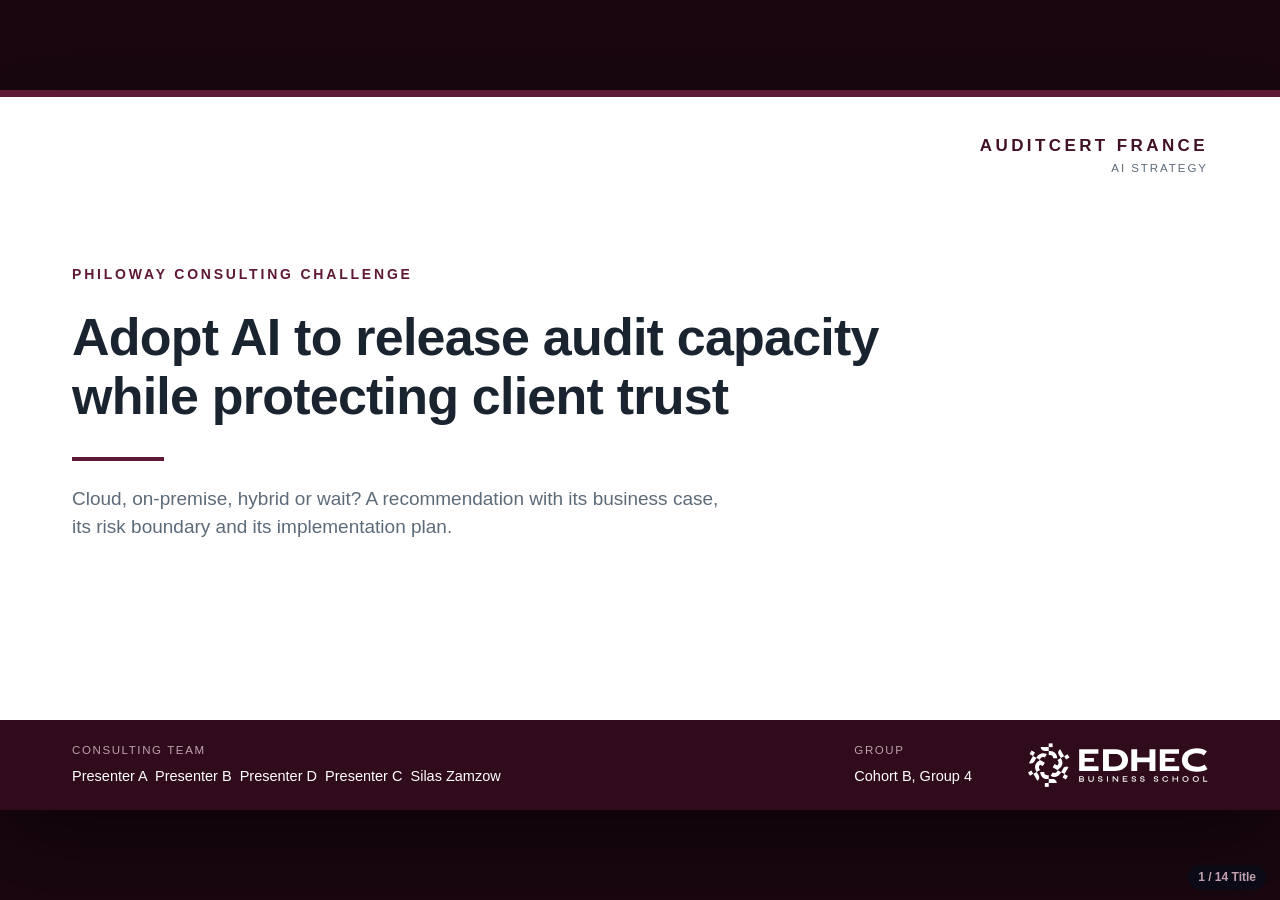
<file: examples/auditcert-france-2026/slides.html>
<!DOCTYPE html>
<html lang="en">
<head>
<meta charset="utf-8">
<meta name="viewport" content="width=device-width, initial-scale=1">
<title>EDHEC Business School | AuditCert France — AI strategy | Philoway Consulting Challenge | Cohort B, Group 4</title>
<style>
/* =====================================================================
   Executive deck · AuditCert France — AI strategy
   Philoway Consulting Challenge · Cohort B, Group 4
   ---------------------------------------------------------------------
   Design language taken over from the team's seminar deck
   (07 Praesentation/praesentation.html): ghost digits per section,
   icon bands, process chains, chevron lists, honeycomb pattern,
   dark tables, intensity matrix, stat tiles. No animations.
   University branding removed (no logo, no chair line).
   Colour rule: corporate blue throughout, orange only as a pointed
   highlight (risk, deferral, the figure that decides).
   One file, runs offline. 16:9 (1280x720), scaled on screen;
   print (Chrome "Save as PDF", margins: none, backgrounds: on):
   one slide per page.
   Controls: ->/space next · <- back · Home/End · O overview
             F fullscreen · P print · B backup index
   ===================================================================== */
:root{
  --blue:#5F1937; --navy:#431127; --deep:#2F0B1B;
  --sky:#F8F1F4; --sky2:#EEDCE4;
  --orange:#C08A2E; --orange-dark:#8C5F1B; --orange-mid:#9D6D21;
  --ink:#1A2430; --muted:#5D6B79; --line:#D9E0E7; --soft:#F3F6F9;
  --int0:#F7F3F5; --int1:#E4CBD6; --int2:#A4627D; --int3:#5F1937;
  --sans:"Helvetica Neue",Arial,"Segoe UI",Roboto,system-ui,sans-serif;
}
*{box-sizing:border-box;-webkit-print-color-adjust:exact;print-color-adjust:exact;}
html,body{margin:0;padding:0;font-family:var(--sans);color:var(--ink);}

.slide{position:relative;width:1280px;height:720px;background:#fff;overflow:hidden;}

@media screen{
  html,body{height:100%;background:#1A0710;overflow:hidden;}
  #deck{position:fixed;top:50%;left:50%;width:1280px;height:720px;
    transform:translate(-50%,-50%) scale(var(--scale,1));transform-origin:center center;
    box-shadow:0 24px 80px rgba(0,0,0,.55);}
  .slide{position:absolute;inset:0;opacity:0;visibility:hidden;transform:translateY(12px);
    transition:opacity .24s ease-out,transform .24s ease-out,visibility 0s linear .24s;}
  .slide.active{opacity:1;visibility:visible;transform:translateY(0);
    transition:opacity .24s ease-out,transform .24s ease-out,visibility 0s linear 0s;}
}
@media print{
  @page{size:1280px 720px;margin:0;}
  html,body{background:#fff;}
  #deck{position:static;transform:none;width:auto;height:auto;box-shadow:none;}
  .slide{position:relative;inset:auto;opacity:1!important;visibility:visible!important;
         break-after:page;page-break-after:always;break-inside:avoid;}
  .slide:last-child{break-after:auto;page-break-after:auto;}
  .no-print{display:none!important;}
  /* Chrome renders soft box-shadows as a grey block in PDF: drop soft shadows
     in print, keep the solid light-blue ring of the process circles. */
  .circle .cicon, .band .bicon, .vcard{box-shadow:none!important;}
  .chain .cir{box-shadow:0 0 0 9px var(--sky)!important;}
}


/* ---------- Header: big digit + section + blue action title ---------- */
.pad{position:absolute;inset:0;padding:44px 64px 64px;display:flex;flex-direction:column;}
.grow{flex:1;display:flex;flex-direction:column;justify-content:center;padding-bottom:16px;}
.secrow{display:flex;align-items:baseline;gap:14px;margin:0 0 6px;}
.secrow .n{font-size:30px;font-weight:800;color:var(--blue);letter-spacing:.02em;}
.secrow .t{font-size:21px;font-weight:700;color:var(--ink);letter-spacing:.16em;text-transform:uppercase;}
.action{font-size:26px;line-height:1.22;font-weight:700;color:var(--blue);margin:0 0 22px;max-width:1120px;}
.action.sm{font-size:23px;}
.ghost{position:absolute;top:6px;right:52px;font-size:190px;font-weight:800;color:var(--blue);opacity:.06;line-height:1;pointer-events:none;font-variant-numeric:tabular-nums;}

p{margin:0 0 12px;font-size:19px;line-height:1.4;}
.small{font-size:16px;color:var(--muted);line-height:1.4;}
.tiny{font-size:12.5px;color:var(--muted);line-height:1.35;}
strong{color:var(--navy);}
.blue{color:var(--blue);font-weight:700;}
.org{color:var(--orange-dark);font-weight:700;}
em{font-style:italic;}

/* Chevron lists */
ul{margin:0;padding:0;list-style:none;}
li{position:relative;font-size:17.5px;line-height:1.38;margin:0 0 10px;padding-left:24px;}
li:before{content:"\203A";position:absolute;left:2px;top:-2px;font-size:21px;font-weight:800;color:var(--blue);}
li.o:before{color:var(--orange);}
li.g:before{color:var(--olive);}

.foot{position:absolute;left:64px;right:64px;bottom:20px;display:flex;justify-content:space-between;z-index:3;
      align-items:center;font-size:12px;color:var(--muted);border-top:1px solid var(--line);padding-top:8px;gap:18px;}
.foot .fmid{flex:1;text-align:center;}
.foot .fright{font-variant-numeric:tabular-nums;}
.srcline{position:absolute;left:64px;right:64px;bottom:48px;font-size:11.5px;color:var(--muted);z-index:3;}

.cols{display:flex;gap:32px;}
.cols>div{flex:1;min-width:0;}
.col-7{flex:1.32;} .col-5{flex:.9;}

/* ---------- Icon bands ---------- */
.band{position:relative;margin:0 0 14px;display:flex;flex-direction:column;}
.band .bhead{display:flex;align-items:center;gap:0;background:linear-gradient(90deg,var(--deep),var(--blue));
  color:#fff;border-radius:4px;padding:9px 16px 9px 62px;font-size:16.5px;font-weight:800;
  letter-spacing:.08em;text-transform:uppercase;}
.band.green .bhead{background:linear-gradient(90deg,var(--olive-dark),var(--olive));}
.band.warm .bhead{background:linear-gradient(90deg,var(--orange-dark),var(--orange-mid));}

.band .bicon{position:absolute;left:-8px;top:-10px;width:58px;height:58px;border-radius:50%;
  background:radial-gradient(circle at 30% 25%,#7E2A4B,var(--deep));border:3px solid #fff;z-index:2;
  display:flex;align-items:center;justify-content:center;box-shadow:0 3px 10px rgba(7,33,64,.3);}
.band.green .bicon{background:radial-gradient(circle at 30% 25%,#8a9410,var(--olive-dark));}
.band.warm .bicon{background:radial-gradient(circle at 30% 25%,#9D6D21,var(--orange-dark));}

.band .bicon svg{width:30px;height:30px;stroke:#fff;fill:none;stroke-width:1.8;stroke-linecap:round;stroke-linejoin:round;}
.band .bbody{background:var(--soft);border:1px solid var(--line);border-top:0;border-radius:0 0 6px 6px;
  padding:13px 18px 9px 20px;flex:1;display:flex;flex-direction:column;}
.bcost{margin-top:auto;padding-top:9px;border-top:1px dashed var(--line);font-size:13.5px;line-height:1.45;min-height:46px;}
.bcost .r{color:var(--muted);}
.band .bbody li{margin-bottom:8px;}
.bandwrap{padding-left:22px;}

/* Double-chevron connector */
.vchev{display:flex;justify-content:center;margin:2px 0 8px;}
.vchev svg{width:44px;height:22px;}

/* ---------- Process chain (circles + chevrons) ---------- */
.chain{display:flex;align-items:flex-start;gap:0;justify-content:space-between;}
.chain .step{flex:1;min-width:0;display:flex;flex-direction:column;align-items:center;text-align:center;}
.chain .cir{width:92px;height:92px;border-radius:50%;background:radial-gradient(circle at 32% 26%,#7E2A4B,var(--deep));
  display:flex;align-items:center;justify-content:center;box-shadow:0 0 0 9px var(--sky),0 6px 14px rgba(7,33,64,.28);margin-bottom:16px;}
.chain .cir svg{width:44px;height:44px;stroke:#fff;fill:none;stroke-width:1.7;stroke-linecap:round;stroke-linejoin:round;}
.chain .clab{background:var(--navy);color:#fff;font-size:14px;font-weight:800;letter-spacing:.07em;text-transform:uppercase;
  border-radius:4px;padding:7px 10px;min-height:44px;display:flex;align-items:center;justify-content:center;width:100%;line-height:1.25;}
.chain .ctext{font-size:13.5px;color:var(--ink);line-height:1.35;margin-top:9px;text-align:left;width:100%;}
.chain .ctext b{color:var(--navy);}
.chain .sep{flex:0 0 46px;display:flex;align-items:center;justify-content:center;height:92px;}
.chain .sep svg{width:26px;height:30px;}
.chain.sm .cir{width:72px;height:72px;box-shadow:0 0 0 7px var(--sky),0 6px 14px rgba(7,33,64,.24);margin-bottom:13px;}
.chain.sm .cir svg{width:34px;height:34px;}
.chain.sm .clab{font-size:12.5px;min-height:38px;}
.chain.sm .sep{flex:0 0 32px;height:72px;}

/* ---------- Cards & building blocks ---------- */
.card{background:var(--soft);border:1px solid var(--line);border-radius:10px;padding:16px 20px;}
.card h4{margin:0 0 8px;font-size:16.5px;color:var(--navy);}
.card.white{background:#fff;}
.note-strip{background:var(--sky);border-left:5px solid var(--blue);border-radius:0 8px 8px 0;padding:12px 18px;font-size:16px;line-height:1.4;}
.note-strip.warm{background:#FAF4EA;border-left-color:var(--orange);}

/* Option identity: colour square + letter (never colour alone) */
.fdot{display:inline-block;width:11px;height:11px;border-radius:3px;margin-right:7px;flex-shrink:0;}

/* Recommendation / claim banner */
.prop{border-radius:10px;padding:13px 18px;color:#fff;font-size:16px;line-height:1.4;}
.prop.p1{background:linear-gradient(100deg,var(--deep),var(--blue));}
.prop .plabel{display:inline-block;font-weight:800;background:rgba(255,255,255,.2);border-radius:6px;
  padding:1px 9px;margin-right:9px;font-size:15px;}

/* Letter chips */
.fchips{display:flex;gap:8px;}
.fchip{width:40px;height:40px;border-radius:10px;background:var(--navy);color:#fff;
  font-weight:800;font-size:21px;display:flex;align-items:center;justify-content:center;}
.fchip.dim{background:var(--sky2);color:var(--navy);}

/* Dark tables */
table.dark{border-collapse:collapse;width:100%;}
table.dark th{background:var(--navy);color:#fff;font-size:12.5px;letter-spacing:.06em;text-transform:uppercase;
  text-align:left;padding:8px 10px;}
table.dark th:first-child{border-radius:5px 0 0 5px;} table.dark th:last-child{border-radius:0 5px 5px 0;}
table.dark td{font-size:14.5px;padding:8.5px 10px;border-bottom:1px solid var(--line);vertical-align:top;line-height:1.3;}
table.dark tr:nth-child(even) td{background:var(--soft);}
table.dark tr.dim td{color:var(--muted);font-style:italic;}
table.dark tr.tot td{font-weight:800;color:var(--navy);background:var(--sky2)!important;border-bottom:1px solid #c6d6e6;}
table.dark tr.rule td{border-top:2px solid var(--navy);}
table.dark td.num{text-align:right;font-variant-numeric:tabular-nums;white-space:nowrap;}
table.dark th.num{text-align:right;}
table.dark td.win{color:var(--blue);font-weight:800;}
table.dark.xs td{font-size:13px;padding:6.5px 9px;}
table.dark.tight td{padding:5.5px 9px;}
table.dark.xs th{font-size:11.5px;padding:7px 9px;}

/* Intensity matrix (sequential blue ramp, symbol inside the cell) */
table.matrix{border-collapse:separate;border-spacing:4px;}
table.matrix th{font-size:13.5px;color:var(--muted);font-weight:700;padding:3px 8px;text-align:left;}
table.matrix th.c{text-align:center;}
table.matrix td{font-size:16px;padding:9px 10px;border-radius:7px;}
table.matrix td.lab{background:transparent;font-size:16px;white-space:nowrap;padding-left:0;}
table.matrix td.lab .sub{color:var(--muted);font-size:12.5px;}
table.matrix td.v{width:80px;text-align:center;font-weight:700;}
td.i0{background:var(--int0);color:var(--muted);} td.i1{background:var(--int1);color:var(--ink);}
td.i2{background:var(--int2);color:#fff;} td.i3{background:var(--int3);color:#fff;}
td.na{background:transparent;color:var(--muted);border:1px dashed var(--line);}

.verdict{display:inline-block;border-radius:13px;padding:3px 12px;font-size:13.5px;font-weight:700;}
.verdict.yes{background:var(--blue);color:#fff;}
.verdict.part{background:var(--sky2);color:var(--navy);}
.verdict.no{background:var(--int0);color:var(--muted);border:1px solid var(--line);}
.verdict.warm{background:var(--orange-dark);color:#fff;}

/* Micro labels inside cards + status flags */
.mlab{font-size:11.5px;font-weight:800;letter-spacing:.09em;text-transform:uppercase;color:var(--blue);margin-bottom:3px;}
.cellflag{margin-left:auto;font-size:11.5px;font-weight:700;letter-spacing:.06em;text-transform:uppercase;
  color:var(--muted);background:var(--int0);border:1px solid var(--line);border-radius:9px;padding:2px 8px;white-space:nowrap;}
.cellflag.exit{color:#fff;background:var(--blue);border-color:var(--blue);}
.cellflag.warm{color:#fff;background:var(--orange-dark);border-color:var(--orange-dark);}

/* Implication / conclusion circles */
.circles{display:flex;gap:34px;justify-content:center;}
.circle{position:relative;width:300px;min-height:250px;background:var(--soft);border-radius:24px;
  padding:56px 26px 20px;border:1px solid var(--line);}
.circle .cicon{position:absolute;top:-26px;left:50%;transform:translateX(-50%);width:66px;height:66px;border-radius:50%;
  background:radial-gradient(circle at 30% 25%,#7E2A4B,var(--deep));border:3px solid #fff;
  display:flex;align-items:center;justify-content:center;box-shadow:0 4px 12px rgba(7,33,64,.3);}
.circle .cicon svg{width:32px;height:32px;stroke:#fff;fill:none;stroke-width:1.8;stroke-linecap:round;stroke-linejoin:round;}
.circle h4{margin:0 0 10px;font-size:18px;color:var(--navy);text-align:center;}
.circle li{font-size:14.5px;margin-bottom:8px;padding-left:20px;}
.circle li:before{font-size:18px;top:-1px;}

/* Stat tiles */
.tiles{display:flex;gap:18px;}
.tile{flex:1;min-width:0;background:var(--soft);border:1px solid var(--line);border-radius:12px;padding:26px 18px 20px;text-align:center;}
.tile .ti{margin-bottom:9px;}
.tile .ti svg{width:28px;height:28px;stroke:var(--blue);fill:none;stroke-width:1.7;stroke-linecap:round;stroke-linejoin:round;}
.tile .ti.orange svg{stroke:var(--orange-dark);}
.tile .n{font-size:47px;font-weight:800;color:var(--blue);line-height:1;white-space:nowrap;}
.tile .n .unit{font-size:23px;font-weight:700;}
.tile .n.orange{color:var(--orange-dark);}
.tile .l{font-size:14.5px;color:var(--muted);margin-top:11px;line-height:1.4;}
.tiles.sm .tile{padding:18px 14px 14px;}
.tiles.sm .tile .n{font-size:36px;}
.tiles.sm .tile .l{font-size:13px;margin-top:8px;}
.band-navy{background:linear-gradient(100deg,var(--deep),var(--blue));border-radius:10px;padding:16px 24px;color:#fff;}
.band-warm{background:linear-gradient(100deg,var(--orange-dark),var(--orange-mid));border-radius:10px;padding:16px 24px;color:#fff;}

/* Roadmap rail (phases with gates) */
.road{display:flex;align-items:stretch;gap:8px;}
.road .ph{flex:1;min-width:0;background:var(--soft);border:1px solid var(--line);border-radius:10px;
  padding:11px 13px 12px;display:flex;flex-direction:column;}
.road .ph .pt{font-size:11.5px;font-weight:800;letter-spacing:.09em;text-transform:uppercase;color:#fff;
  background:var(--navy);border-radius:4px;padding:4px 8px;display:inline-block;margin-bottom:9px;}
.road .ph.now .pt{background:var(--blue);}
.road .ph.later .pt{background:var(--muted);}
.road .ph .pb{font-size:12.8px;line-height:1.35;flex:1;min-height:70px;}
.road .ph .pg{margin-top:9px;padding-top:8px;border-top:1px dashed var(--line);font-size:12px;
  line-height:1.32;color:var(--navy);min-height:50px;}
.road .ph .pg b{color:var(--blue);}
.road .gate{flex:0 0 22px;display:flex;align-items:center;justify-content:center;}
.road .gate svg{width:18px;height:22px;}

/* Framed block that carries the case question it answers, as a border legend */
.qblock{position:relative;border:1px solid var(--line);border-radius:10px;padding:27px 24px 20px;}
.grow>.qblock+.qblock{margin-top:17px;}/* stacked only: side-by-side blocks must stay top-aligned */
.qblock>.qtag{position:absolute;top:-8px;left:20px;background:#fff;padding:0 9px;
  font-size:11.5px;font-weight:800;letter-spacing:.1em;text-transform:uppercase;color:var(--blue);white-space:nowrap;}
.qblock.warm{border-color:#E9E0CB;background:#FCF8F0;}
.qblock.warm>.qtag{color:var(--orange-dark);background:#FCF8F0;}

/* Five-word bullets: one icon, one line, nothing else */
.pts{display:flex;flex-wrap:wrap;gap:13px 26px;}
.pts .pt{display:flex;align-items:center;gap:11px;flex:0 0 calc(50% - 13px);font-size:18px;line-height:1.3;}
.pts .pt svg{flex:0 0 22px;width:22px;height:22px;stroke:var(--blue);fill:none;stroke-width:1.7;stroke-linecap:round;stroke-linejoin:round;}
.pts.warm .pt svg{stroke:var(--orange-dark);}
.pts.three .pt{flex:0 0 calc(33.333% - 18px);}
.pts.one .pt{flex:0 0 100%;}

/* Process flow with an AI-support and a process-change layer (Q2) */
.pflow{display:flex;align-items:stretch;gap:0;}
.pflow .pcol{flex:1;min-width:0;display:flex;flex-direction:column;}
.pflow .arr{flex:0 0 28px;display:flex;align-items:flex-start;justify-content:center;padding-top:24px;}
.pflow .arr svg{width:20px;height:14px;}
.pflow .pbox{background:var(--navy);color:#fff;border-radius:5px;padding:11px 8px 12px;text-align:center;}
.pflow .pbox .ph{display:flex;align-items:center;justify-content:center;gap:9px;}
.pflow .pbox .ph svg{width:24px;height:24px;stroke:#D6A6B9;fill:none;stroke-width:1.7;stroke-linecap:round;stroke-linejoin:round;}
.pflow .pbox .pn{font-size:20px;font-weight:800;line-height:1;letter-spacing:.02em;}
.pflow .pbox .pl{font-size:13px;font-weight:700;margin-top:5px;line-height:1.2;}
.xband{display:flex;align-items:center;gap:10px;}
.xband svg{flex:0 0 19px;width:19px;height:19px;stroke:var(--blue);fill:none;stroke-width:1.7;stroke-linecap:round;stroke-linejoin:round;}
.xband.grey svg{stroke:var(--navy);}
.pflow .down{display:flex;justify-content:center;padding:5px 0 6px;}
.pflow .down svg{width:14px;height:18px;}
.pflow .lay{background:var(--sky);border-radius:6px;padding:8px 11px 7px;flex:1;}
/* every repeated box in a row must be the same height: text is normalised to the
   same number of lines and the height is pinned so a reflow cannot break it */
.pflow .lay.pc{background:var(--soft);border:1px solid var(--line);margin-top:6px;flex:0 0 68px;}
.pchip{font-size:11.5px;font-weight:800;letter-spacing:.07em;text-transform:uppercase;border-radius:8px;
  padding:3px 9px;background:var(--sky2);color:var(--navy);margin-right:auto;white-space:nowrap;}
.pchip.red{background:#F2E6CD;color:var(--orange-dark);}
.pflow .lay .h{display:flex;align-items:center;font-size:11.5px;font-weight:800;letter-spacing:.09em;text-transform:uppercase;color:var(--blue);margin-bottom:5px;}
.pflow .lay.pc .h{color:var(--muted);}
.pflow .lay li{font-size:12.8px;line-height:1.3;margin:0 0 4px;padding-left:13px;}
.pflow .lay li:before{content:"\2022";font-size:14px;left:1px;top:-1px;color:var(--navy);}
.pflow .lay p{font-size:12.8px;line-height:1.3;margin:0;}
.pflow .outdoc{position:relative;background:var(--sky);border:2px solid var(--blue);border-radius:6px;
  padding:11px 10px 12px;text-align:center;overflow:hidden;
  flex:1;display:flex;flex-direction:column;align-items:center;justify-content:center;gap:4px;}
.pflow .outdoc:after{content:"";position:absolute;top:-1px;right:-1px;border-width:0 15px 15px 0;
  border-style:solid;border-color:#fff #fff var(--blue) var(--blue);}
.pflow .outdoc .pn{font-size:20px;font-weight:800;color:var(--blue);line-height:1;}
.pflow .outdoc .pl{font-size:13px;font-weight:800;color:var(--navy);margin-top:4px;line-height:1.2;}
.pflow .outdoc .ps{font-size:11.5px;color:var(--muted);margin-top:5px;}
.xband{background:var(--sky);border-radius:5px;padding:7px 14px;font-size:14px;line-height:1.3;margin-bottom:7px;}
.xband b{color:var(--blue);}
.xband.grey{background:var(--int0);}
.xband.grey b{color:var(--navy);}

/* Weight scale: how much a risk should steer the decision */
.wdots{display:inline-flex;gap:3px;vertical-align:-1px;}
.wdots i{width:9px;height:9px;border-radius:2px;background:var(--int0);display:block;}
.wdots i.on{background:var(--blue);}
.wdots i.hot{background:var(--orange);}

/* Stacked cost bars */
.bars{display:flex;flex-direction:column;gap:12px;}
.bar{display:flex;align-items:center;gap:13px;}
.bar .blab{flex:0 0 118px;font-size:14.5px;font-weight:700;color:var(--navy);}
.bar .btrack{flex:1;position:relative;height:32px;background:var(--int0);border-radius:5px;display:flex;}
.bar .seg{height:100%;display:flex;align-items:center;justify-content:center;font-size:11.5px;font-weight:700;
  color:#fff;white-space:nowrap;overflow:hidden;}
.bar .seg:first-child{border-radius:5px 0 0 5px;}
.bar .seg.s1{background:var(--deep);}
.bar .seg.s2{background:var(--blue);}
.bar .seg.s3{background:#A96882;}
.bar .btot{flex:0 0 92px;text-align:right;font-size:16px;font-weight:800;color:var(--navy);font-variant-numeric:tabular-nums;}
.bar.win .btot{color:var(--blue);}
.barmark{position:absolute;top:-7px;bottom:-7px;border-left:2px dashed var(--orange);z-index:2;}
.barkey{display:flex;gap:18px;align-items:center;font-size:12.5px;color:var(--muted);}
.barkey span{display:inline-flex;align-items:center;gap:6px;}
.barkey i{width:11px;height:11px;border-radius:2px;display:inline-block;}

/* Scenario grid: one column per growth driver, one row per layer */
.sgrid{display:flex;gap:14px;}
.sgrid .scol{flex:1;min-width:0;border:1px solid var(--line);border-radius:10px;overflow:hidden;}
.sgrid .shead{background:var(--navy);color:#fff;padding:10px 13px;display:flex;align-items:center;gap:9px;}
.sgrid .shead svg{width:21px;height:21px;stroke:#D6A6B9;fill:none;stroke-width:1.7;stroke-linecap:round;stroke-linejoin:round;}
.sgrid .shead b{font-size:15px;}
.sgrid .srow{padding:9px 13px;border-top:1px solid var(--line);}
.sgrid .srow:first-of-type{border-top:0;}
.sgrid .srow .sk{font-size:11.5px;font-weight:800;letter-spacing:.09em;text-transform:uppercase;color:var(--blue);margin-bottom:3px;}
.sgrid .srow .sv{font-size:13.2px;line-height:1.32;min-height:35px;}
.sgrid .scol.warm .shead{background:var(--orange-dark);}
.sgrid .scol.warm .srow .sk{color:var(--orange-dark);}

/* Two-sided comparison (resolving the board split) */
.split{display:flex;gap:0;align-items:stretch;}
.split .side{flex:1;min-width:0;border:1px solid var(--line);padding:14px 18px 16px;}
.split .side:first-child{border-radius:10px 0 0 10px;border-right:0;}
.split .side:last-child{border-radius:0 10px 10px 0;}
.split .side h4{margin:0 0 9px;font-size:15.5px;color:var(--navy);}
.split .side.pro{background:var(--sky);}
.split .side.con{background:#FAF4EA;}
.split .mid{flex:0 0 56px;display:flex;align-items:center;justify-content:center;}
.split .mid span{background:var(--navy);color:#fff;font-size:12px;font-weight:800;letter-spacing:.08em;
  text-transform:uppercase;border-radius:14px;padding:5px 10px;writing-mode:vertical-rl;}

.hl{padding:0 2px;border-radius:3px;}
.hl.hb{background-image:linear-gradient(transparent 64%,rgba(0,101,189,.30) 0);}
.hl.ho{background-image:linear-gradient(transparent 64%,rgba(227,114,34,.38) 0);}

/* ---------- Title slide ---------- */
.title-slide{background:#fff;}
.brandslot{display:none;}
.tmark{position:absolute;top:46px;right:72px;text-align:right;}
.tmark .w1{font-size:17px;font-weight:800;letter-spacing:.2em;text-transform:uppercase;color:var(--navy);}
.tmark .w2{font-size:11.5px;letter-spacing:.17em;text-transform:uppercase;color:var(--muted);margin-top:6px;}
.tbody{position:absolute;left:72px;top:176px;right:72px;}
.teyebrow{font-size:14px;letter-spacing:.2em;text-transform:uppercase;color:var(--blue);font-weight:800;margin-bottom:26px;}
.tbody h1{font-size:52px;font-weight:800;color:var(--ink);margin:0;line-height:1.14;letter-spacing:-.015em;}
.trule{width:92px;height:4px;background:var(--blue);margin:30px 0 24px;}
.tsub{font-size:19px;color:var(--muted);line-height:1.5;}
.tfoot{position:absolute;left:0;right:0;bottom:0;background:var(--deep);color:#fff;
  padding:22px 72px;display:flex;gap:56px;align-items:flex-start;}
.tfoot>div{font-size:14.5px;line-height:1.5;}
.tfoot>div:first-child{flex:1;}
.tfoot .k{display:block;font-size:11.5px;letter-spacing:.14em;text-transform:uppercase;color:#C2A0AE;margin-bottom:7px;}
.footlogo{display:none;}
.wordmark{position:absolute;top:44px;right:72px;text-align:right;}
.wordmark .w1{font-size:16px;font-weight:800;letter-spacing:.2em;text-transform:uppercase;color:var(--navy);}
.wordmark .w2{font-size:11.5px;letter-spacing:.14em;text-transform:uppercase;color:var(--muted);margin-top:5px;}
.wordmark .rule{height:3px;width:74px;background:var(--blue);margin:9px 0 0 auto;}

/* ---------- Closing slide: red, so nobody misses that it is the last ------ */
.reco-slide{background:#2F0B1B;color:#fff;}
.reco-slide .pad{justify-content:center;padding-bottom:78px;}
.reco-slide .foot{color:rgba(255,255,255,.62);border-top-color:rgba(255,255,255,.28);}
.reco-eyebrow{font-size:13px;letter-spacing:.2em;text-transform:uppercase;font-weight:800;
  color:rgba(255,255,255,.72);margin-bottom:20px;}
.reco-h{font-size:44px;font-weight:800;line-height:1.16;margin:0;letter-spacing:-.01em;}
.reco-rule{width:92px;height:4px;background:rgba(255,255,255,.85);margin:26px 0 30px;}
.reco-tiles{gap:16px;margin-bottom:26px;}
.reco-tiles .tile{background:rgba(255,255,255,.12);border:1px solid rgba(255,255,255,.26);
  padding:16px 14px 15px;}
.reco-tiles .tile .n{font-size:32px;color:#fff;}
.reco-tiles .tile .l{font-size:13.5px;color:rgba(255,255,255,.80);margin-top:8px;}
.reco-cards{display:flex;gap:16px;}
.reco-cards>div{flex:1;font-size:14.5px;line-height:1.45;color:rgba(255,255,255,.92);
  border-top:2px solid rgba(255,255,255,.4);padding-top:11px;}
.reco-cards .k{display:block;font-size:11.5px;letter-spacing:.13em;text-transform:uppercase;
  color:rgba(255,255,255,.66);margin-bottom:7px;font-weight:800;}

/* ---------- Q&A slide (navy) ---------- */
.qa-slide{background:var(--deep);color:#fff;}
.qa-slide .stripe{position:absolute;left:0;right:0;top:0;height:6px;background:var(--blue);}
.qa-slide .uni{position:absolute;top:44px;left:72px;font-size:15px;color:#EEDCE4;line-height:1.5;}
.closewrap{position:absolute;left:72px;right:72px;top:238px;}
.ceyebrow{font-size:13px;letter-spacing:.2em;text-transform:uppercase;color:#C2A0AE;font-weight:800;margin-bottom:22px;}
.closewrap h2{font-size:46px;font-weight:800;margin:0;line-height:1.2;letter-spacing:-.01em;}
.crule{width:92px;height:4px;background:var(--blue);margin:28px 0 22px;}
.closewrap .csub{font-size:19px;color:#EEDCE4;line-height:1.5;max-width:880px;}
.cthanks{position:absolute;right:72px;bottom:58px;font-size:26px;font-weight:800;color:rgba(255,255,255,.26);letter-spacing:.01em;}
.brandslot.light{filter:brightness(0) invert(1);opacity:.9;}

/* ---------- Backup chrome ---------- */
.chip-backup{display:inline-block;align-self:flex-start;background:var(--sky2);color:var(--navy);border-radius:13px;
  padding:3px 12px;font-size:12.5px;font-weight:800;letter-spacing:.08em;text-transform:uppercase;margin-bottom:10px;}
.toindex{position:absolute;left:64px;top:22px;z-index:5;display:inline-flex;align-items:center;gap:6px;
  font:700 12px/1 var(--sans);color:var(--blue);background:var(--soft);border:1px solid var(--line);
  border-radius:15px;padding:6px 12px;cursor:pointer;text-decoration:none;}
.toindex:hover{background:#fff;border-color:var(--blue);}
/* Backups carry dense tables: start the body right under the title instead of centring it */
section[data-chapter] .grow{justify-content:flex-start;}
.bgroup{margin-bottom:15px;}
.bgroup-h{display:flex;align-items:baseline;gap:10px;margin-bottom:7px;}
.bgroup-h .bg-n{font-size:19px;font-weight:800;color:var(--blue);}
.bgroup-h .bg-t{font-size:17.5px;font-weight:700;color:var(--navy);}
.bgroup-h .bg-who{font-size:13px;color:var(--muted);}
.bx{display:inline-flex;align-items:center;gap:9px;background:var(--soft);border:1px solid var(--line);border-radius:9px;
  padding:8px 13px;margin:0 8px 8px 0;cursor:pointer;text-decoration:none;color:var(--ink);}
.bx:hover{border-color:var(--blue);background:#fff;}
.bx .bx-n{font-size:12.5px;font-weight:800;color:var(--blue);}
.bx .bx-t{font-size:14px;font-weight:600;}

/* Derivation rail */
.drail{background:var(--soft);border:1px solid var(--line);border-radius:7px;padding:5px 10px;
  font-size:12.5px;line-height:1.25;color:var(--navy);font-weight:700;}
.drail .dsub{color:var(--muted);font-weight:400;}
.drail.dcf{background:#FAF4EA;border-color:#E9E0CB;color:var(--orange-dark);}
.dchev{color:var(--blue);font-weight:800;font-size:15px;}

/* Sources */
.refcols{display:flex;gap:38px;margin-top:2px;}
.refcols>div{flex:1;min-width:0;}
.refhead{font-size:12px;font-weight:800;letter-spacing:.11em;text-transform:uppercase;color:var(--blue);margin:0 0 8px;}
.refhead.mt{margin-top:13px;}
.refitem{font-size:12.4px;line-height:1.33;color:#31404d;margin:0 0 6.5px;padding-left:14px;text-indent:-14px;}
.refitem .sid{font-weight:800;color:var(--navy);}
.refitem a{color:#31404d;text-decoration:none;border-bottom:1px solid var(--line);}

/* ---------- Control overlays (screen only) ---------- */
#bar{position:fixed;left:0;top:0;height:4px;background:var(--blue);width:0;z-index:60;transition:width .25s;}
#counter{position:fixed;right:14px;bottom:10px;color:#C2A0AE;font:600 12px/1.4 var(--sans);z-index:60;
  background:rgba(4,16,31,.55);padding:4px 10px;border-radius:12px;}
body.fs #counter{display:none!important;}
@media print{#bar,#counter,#ov{display:none!important;}}

#ov{position:fixed;inset:0;background:rgba(4,16,31,.97);z-index:80;display:none;overflow:auto;
  padding:40px;grid-template-columns:repeat(4,1fr);gap:22px;}
body.overview #ov{display:grid;}
#ov .th{cursor:pointer;}
#ov .thbox{width:100%;aspect-ratio:16/9;overflow:hidden;border-radius:6px;border:2px solid transparent;background:#fff;position:relative;}
#ov .th.sel .thbox{border-color:var(--orange);}
#ov .thbox .slide{transform:scale(0.208);transform-origin:top left;position:absolute;top:0;left:0;}
#ov .cap{color:#EEDCE4;font:600 12px/1.4 var(--sans);margin-top:6px;}

/* ---------- EDHEC branding (generated by make_edhec.py) ---------- */
/* the cover carries the mark once, in the footer band; the slot in the top
   right corner stays hidden so the logo does not appear twice */
.slide>.slidemark{position:absolute;top:30px;right:64px;width:124px;height:31px;z-index:4;
  background:url("edhec-logo.svg") no-repeat right center/contain;}
.ghost{top:78px;right:56px;font-size:162px;}
.action{max-width:980px;}
/* the mark sits where the audience column used to be, in the title footer band */
.footlogo{display:block;width:180px;height:45px;align-self:center;
  background:url("edhec-logo.svg") no-repeat right center/contain;
  filter:brightness(0) invert(1);}
.tfoot{align-items:center;}
.reco-slide .brandslot{display:block;position:absolute;top:44px;right:72px;margin:0;
  width:176px;height:44px;background:url("edhec-logo.svg") no-repeat right center/contain;
  filter:brightness(0) invert(1);z-index:4;}
</style>
</head>
<body>
<!-- Icon library (line style), reused via <use> -->
<svg width="0" height="0" style="position:absolute" aria-hidden="true">
  <defs>
  </defs>
  <symbol id="i-cloud" viewBox="0 0 24 24"><path d="M7 18h10.5a3.5 3.5 0 0 0 .3-7 5.5 5.5 0 0 0-10.6-1.3A4 4 0 0 0 7 18z"/></symbol>
  <symbol id="i-server" viewBox="0 0 24 24"><rect x="3" y="4" width="18" height="6" rx="1.5"/><rect x="3" y="14" width="18" height="6" rx="1.5"/><path d="M7 7h.01M7 17h.01M11 7h5M11 17h5"/></symbol>
  <symbol id="i-shield" viewBox="0 0 24 24"><path d="M12 3 4.5 6v6c0 4.5 3 7.5 7.5 9 4.5-1.5 7.5-4.5 7.5-9V6L12 3z"/><path d="m8.8 12 2.2 2.2 4.2-4.4"/></symbol>
  <symbol id="i-euro" viewBox="0 0 24 24"><circle cx="12" cy="12" r="9"/><path d="M15.5 8.5A4.5 4.5 0 0 0 8 12a4.5 4.5 0 0 0 7.5 3.5M7 11h6M7 13.5h6"/></symbol>
  <symbol id="i-clock" viewBox="0 0 24 24"><circle cx="12" cy="12" r="9"/><path d="M12 7v5.2l3.4 2"/></symbol>
  <symbol id="i-gauge" viewBox="0 0 24 24"><path d="M3.5 17a9 9 0 1 1 17 0"/><path d="M12 13.5 16 9"/><circle cx="12" cy="15" r="1.6"/></symbol>
  <symbol id="i-people" viewBox="0 0 24 24"><circle cx="8" cy="8" r="3.2"/><path d="M2.5 20c.6-4 2.8-6 5.5-6s4.9 2 5.5 6"/><circle cx="17" cy="9" r="2.6"/><path d="M14.8 14.6c.7-.4 1.4-.6 2.2-.6 2.3 0 4 1.7 4.5 5"/></symbol>
  <symbol id="i-cal" viewBox="0 0 24 24"><rect x="3" y="5" width="18" height="16" rx="2"/><path d="M3 10h18M8 3v4M16 3v4"/><path d="M7.5 14h3M13.5 14h3M7.5 17.5h3"/></symbol>
  <symbol id="i-check" viewBox="0 0 24 24"><circle cx="12" cy="12" r="9"/><path d="m8 12.3 2.7 2.7L16.2 9.5"/></symbol>
  <symbol id="i-alert" viewBox="0 0 24 24"><path d="M12 3.5 2.6 20h18.8L12 3.5z"/><path d="M12 9.5v5M12 17.3h.01"/></symbol>
  <symbol id="i-lens" viewBox="0 0 24 24"><circle cx="10.5" cy="10.5" r="6.5"/><path d="M15.5 15.5 21 21"/><path d="M8 10.5h5M10.5 8v5"/></symbol>
  <symbol id="i-doc" viewBox="0 0 24 24"><path d="M14 3H7a2 2 0 0 0-2 2v14a2 2 0 0 0 2 2h10a2 2 0 0 0 2-2V8l-5-5z"/><path d="M14 3v5h5M8.5 13h7M8.5 16.5h5"/></symbol>
  <symbol id="i-net" viewBox="0 0 24 24"><circle cx="12" cy="5" r="2.4"/><circle cx="5" cy="18" r="2.4"/><circle cx="19" cy="18" r="2.4"/><path d="M12 7.4v4.2M12 11.6 6.4 16M12 11.6 17.6 16"/></symbol>
  <symbol id="i-lock" viewBox="0 0 24 24"><rect x="4.5" y="10.5" width="15" height="10" rx="2"/><path d="M8 10.5V8a4 4 0 0 1 8 0v2.5"/><path d="M12 14v3"/></symbol>
  <symbol id="i-chart" viewBox="0 0 24 24"><path d="M3.5 20.5h17"/><rect x="5" y="12" width="3.4" height="7"/><rect x="10.3" y="8" width="3.4" height="11"/><rect x="15.6" y="4.5" width="3.4" height="14.5"/></symbol>
  <symbol id="i-target" viewBox="0 0 24 24"><circle cx="12" cy="12" r="8.5"/><circle cx="12" cy="12" r="4.6"/><circle cx="12" cy="12" r="1.2"/></symbol>
  <symbol id="i-flag" viewBox="0 0 24 24"><path d="M5 3v18"/><path d="M5 4c3-1.5 6 1.5 9 0s5 0 5 0v9c-3 1.5-5 0-5 0-3 1.5-6-1.5-9 0"/></symbol>
  <symbol id="i-bulb" viewBox="0 0 24 24"><path d="M12 3a6 6 0 0 0-3.5 10.9c.9.7 1.5 1.6 1.5 2.6h4c0-1 .6-1.9 1.5-2.6A6 6 0 0 0 12 3z"/><path d="M10 19.5h4M10.8 22h2.4"/></symbol>
  <symbol id="i-scale" viewBox="0 0 24 24"><path d="M12 4v16M7 20h10M12 4 5 7l-2.5 6a3.5 3.5 0 0 0 5 0L5 7M12 4l7 3 2.5 6a3.5 3.5 0 0 1-5 0L19 7"/></symbol>
  <symbol id="i-up" viewBox="0 0 24 24"><path d="M12 20V5M12 5l-6 6M12 5l6 6"/></symbol>
  <symbol id="i-down" viewBox="0 0 24 24"><path d="M12 4v15M12 19l-6-6M12 19l6-6"/></symbol>
  <symbol id="i-updown" viewBox="0 0 24 24"><path d="M12 5v14M12 5l-5 5M12 5l5 5M12 19l-5-5M12 19l5-5"/></symbol>
  <symbol id="i-coins" viewBox="0 0 24 24"><ellipse cx="9" cy="6.5" rx="6" ry="2.8"/><path d="M3 6.5v5c0 1.5 2.7 2.8 6 2.8s6-1.3 6-2.8v-5"/><path d="M3 11.5v5c0 1.5 2.7 2.8 6 2.8 1.2 0 2.4-.2 3.3-.5"/><circle cx="17.5" cy="16.5" r="4.5"/><path d="M17.5 14.5v4M15.5 16.5h4"/></symbol>
  <symbol id="i-grid" viewBox="0 0 24 24"><rect x="3" y="3" width="18" height="18" rx="2"/><path d="M3 9h18M3 15h18M9 3v18M15 3v18"/></symbol>
  <symbol id="i-globe" viewBox="0 0 24 24"><circle cx="12" cy="12" r="9"/><path d="M3 12h18M12 3c2.6 2.4 4 5.6 4 9s-1.4 6.6-4 9c-2.6-2.4-4-5.6-4-9s1.4-6.6 4-9z"/></symbol>
  <symbol id="i-cog" viewBox="0 0 24 24"><circle cx="12" cy="12" r="3.2"/><path d="M12 3v2.6M12 18.4V21M4.2 7.5l2.2 1.3M17.6 15.2l2.2 1.3M4.2 16.5l2.2-1.3M17.6 8.8l2.2-1.3"/></symbol>
  <symbol id="i-stop" viewBox="0 0 24 24"><circle cx="12" cy="12" r="9"/><path d="M8.5 8.5l7 7M15.5 8.5l-7 7"/></symbol>
  <symbol id="i-book" viewBox="0 0 24 24"><path d="M12 6c-2-1.8-5-2-8-1v14c3-1 6-.8 8 1 2-1.8 5-2 8-1V5c-3-1-6-.8-8 1z"/><path d="M12 6v14"/></symbol>
  <symbol id="i-pen" viewBox="0 0 24 24"><path d="M4 20.5 4.9 16 16.4 4.5a2.2 2.2 0 0 1 3.1 3.1L8 19.1l-4 1.4z"/><path d="M14.8 6.1 17.9 9.2"/></symbol>
  <symbol id="i-route" viewBox="0 0 24 24"><circle cx="5.5" cy="5.5" r="2.5"/><circle cx="18.5" cy="18.5" r="2.5"/><path d="M8 5.5h6.5a4 4 0 0 1 0 8H9.5a4 4 0 0 0 0 8H16"/></symbol>
  <symbol id="i-split" viewBox="0 0 24 24"><path d="M12 21V11M12 11 5 4M12 11l7-7"/><path d="M3 3h4v4M21 3h-4v4"/></symbol>
  <symbol id="i-handshake" viewBox="0 0 24 24"><path d="M2.5 10.5 6 7h4l2 1.8L14 7h4l3.5 3.5"/><path d="M6 7v8.5M18 7v8.5"/><path d="M8.5 13.5 11 16l1.8-1.6L15 16l2.2-2"/></symbol>
</svg>
<div id="deck">

<!-- ============================ TITLE ============================ -->
<section class="slide title-slide" data-title="Title" id="sl-title">
  <div style="position:absolute;left:0;right:0;top:0;height:7px;background:var(--blue);"></div>
  <div class="tmark">
    <span class="brandslot"></span>
    <div class="w1">AuditCert France</div>
    <div class="w2">AI strategy</div>
  </div>
  <div class="tbody">
    <div class="teyebrow">Philoway Consulting Challenge</div>
    <h1>Adopt AI to release audit capacity<br>while protecting client trust</h1>
    <div class="trule"></div>
    <div class="tsub">Cloud, on-premise, hybrid or wait? A recommendation with its business case,<br>its risk boundary and its implementation plan.</div>
  </div>
    <div class="tfoot">
    <div><span class="k">Consulting team</span>Presenter A &nbsp;Presenter B &nbsp;Presenter D &nbsp;Presenter C &nbsp;Silas Zamzow</div>
    <div><span class="k">Group</span>Cohort B, Group 4</div>
    <span class="footlogo"></span>
  </div>
</section>

<!-- ============================ Q1 STRATEGIC ASSESSMENT ============================ -->
<section class="slide" data-title="Q1 Why invest, and why now" data-fnum="Q1" id="sl-q1">
  <span class="slidemark"></span>
  <div class="ghost">1</div>
  <div class="pad">
    <div class="secrow"><span class="n">Q1</span><span class="t">Strategic assessment</span></div>
    <div class="action">Why invest in AI and why do it now?</div>
    <div class="grow">

    <div class="qblock">
      <span class="qtag">Why invest in AI, and what business value?</span>
      <div class="chain">
        <div class="step">
          <div class="cir"><svg><use href="#i-lens"/></svg></div>
          <div class="clab">Release capacity</div>
          <div class="ctext" style="text-align:center;font-size:15.5px;">Search and preparation absorb hours clients do not pay for</div>
        </div>
        <div class="sep"><svg viewBox="0 0 26 30" fill="none"><path d="M4 3l14 12L4 27" stroke="#5F1937" stroke-width="4" stroke-linecap="round"/></svg></div>
        <div class="step">
          <div class="cir"><svg><use href="#i-shield"/></svg></div>
          <div class="clab">Defend the service</div>
          <div class="ctext" style="text-align:center;font-size:15.5px;">Faster, evidence-backed findings at unchanged independence</div>
        </div>
        <div class="sep"><svg viewBox="0 0 26 30" fill="none"><path d="M4 3l14 12L4 27" stroke="#5F1937" stroke-width="4" stroke-linecap="round"/></svg></div>
        <div class="step">
          <div class="cir"><svg><use href="#i-route"/></svg></div>
          <div class="clab">Own the knowledge</div>
          <div class="ctext" style="text-align:center;font-size:15.5px;">Our case knowledge is what rivals cannot buy</div>
        </div>
        <div class="sep"><svg viewBox="0 0 26 30" fill="none"><path d="M4 3l14 12L4 27" stroke="#C08A2E" stroke-width="4" stroke-linecap="round"/></svg></div>
        <div class="step">
          <div class="cir" style="background:radial-gradient(circle at 32% 26%,#D2A049,#8C5F1B);box-shadow:0 0 0 7px #FAF4EA,0 6px 14px rgba(179,84,26,.28);"><svg><use href="#i-clock"/></svg></div>
          <div class="clab" style="background:var(--orange-dark);">Cost of waiting</div>
          <div class="ctext" style="text-align:center;font-size:15.5px;">The prerequisites take calendar time whenever we decide to start</div>
        </div>
      </div>
    </div>

    <div class="qblock">
      <span class="qtag">What is the risk of not investing now?</span>
      <div class="pts">
        <div class="pt"><svg><use href="#i-people"/></svg><span>Peers already run internal assistants at far larger scale</span></div>
        <div class="pt"><svg><use href="#i-cal"/></svg><span>Every client must sign an ICT agreement before use</span></div>
        <div class="pt"><svg><use href="#i-shield"/></svg><span>Our accreditation body expects notice before first deployment</span></div>
        <div class="pt"><svg><use href="#i-bulb"/></svg><span>Auditors are now expected to understand AI-using clients</span></div>
      </div>
    </div>

    <div class="band-navy" style="margin-top:18px;text-align:center;font-size:18px;padding:18px 24px;">Waiting does not postpone the prerequisites. It only delays the pay-off.</div>
    </div>
  </div>
    <div class="foot"><span>Group 4</span><span class="fmid">AuditCert France</span><span>Cohort B, Group 4</span><span class="fright"></span></div>
</section>

<!-- ============================ Q1 COMPETITIVE LANDSCAPE ============================ -->
<section class="slide" data-title="Q1 Competitive landscape" data-fnum="Q1" id="sl-q1b">
  <span class="slidemark"></span>
  <div class="ghost">1</div>
  <div class="pad">
    <div class="secrow"><span class="n">Q1</span><span class="t">Strategic assessment</span></div>
    <div class="action">Our peers already run their own AI assistants, and they built them the way we propose</div>
    <div class="grow">

    <div class="cols" style="gap:20px;align-items:stretch;">
      <div class="qblock" style="flex:1;">
        <span class="qtag">How are competitors already integrating AI?</span>
        <div class="pts one" style="gap:15px 26px;">
          <div class="pt"><svg><use href="#i-people"/></svg><span>Two sector peers run their own internal assistants</span></div>
          <div class="pt"><svg><use href="#i-lens"/></svg><span>Retrieval over standards, past reports and prior findings</span></div>
          <div class="pt"><svg><use href="#i-doc"/></svg><span>Used for preparation, drafting findings and knowledge reuse</span></div>
          <div class="pt"><svg><use href="#i-cloud"/></svg><span>Deployed on business cloud rather than local hardware</span></div>
          <div class="pt"><svg><use href="#i-lock"/></svg><span>Internal use only, under documented confidentiality controls</span></div>
        </div>
      </div>
      <div class="qblock" style="flex:1;">
        <span class="qtag">What does this imply for a twenty-person firm?</span>
        <div class="pts one" style="gap:15px 26px;">
          <div class="pt"><svg><use href="#i-stop"/></svg><span>No competitor published a measured productivity return</span></div>
          <div class="pt"><svg><use href="#i-check"/></svg><span>The architecture is proven, the business case is ours</span></div>
          <div class="pt"><svg><use href="#i-gauge"/></svg><span>We compete on internal efficiency</span></div>
          <div class="pt"><svg><use href="#i-bulb"/></svg><span>Auditor AI competence sits in our scope and costs training</span></div>
          <div class="pt"><svg><use href="#i-stop"/></svg><span>Becoming an accredited ISO 42001 body is out of reach</span></div>
        </div>
      </div>
    </div>

    <div class="note-strip" style="margin-top:15px;font-size:14px;display:flex;gap:11px;align-items:flex-start;">
      <svg style="flex:0 0 20px;width:20px;height:20px;margin-top:1px;stroke:var(--blue);fill:none;stroke-width:1.7;stroke-linecap:round;stroke-linejoin:round;"><use href="#i-split"/></svg>
      <span><strong>Not the same thing:</strong> SGS, DEKRA, TÜV, DNV and LRQA now sell certification <em>of</em> client AI systems. Selling assurance about AI is a service decision. Running an assistant inside the audit process is the operational benchmark, and that is the one we are measuring ourselves against.</span>
    </div>

    <div class="band-navy" style="margin-top:14px;text-align:center;font-size:17.5px;padding:15px 24px;">Nobody is ahead on measured productivity. The race is on lead time.</div>
    </div>
  </div>
    <div class="foot"><span>Group 4</span><span class="fmid">AuditCert France</span><span>Cohort B, Group 4</span><span class="fright"></span></div>
</section>

<!-- ============================ Q2 OPERATIONS AND PROCESS IMPACT ============================ -->
<section class="slide" data-title="Q2 Operations and process impact" data-fnum="Q2" id="sl-q2">
  <span class="slidemark"></span>
  <div class="ghost">2</div>
  <div class="pad">
    <div class="secrow"><span class="n">Q2</span><span class="t">Operations and process impact</span></div>
    <div class="action">AI supports each audit step, while auditors remain accountable for the final report</div>
    <div class="grow">
    <div class="qblock" style="padding:25px 20px 16px;margin-bottom:0;">
    <span class="qtag">How could AI affect each step, and must the step be redesigned first?</span>
    <div class="pflow">
      <div class="pcol">
        <div class="pbox"><div class="ph"><svg><use href="#i-cal"/></svg><div class="pn">P1</div></div><div class="pl">Audit preparation</div></div>
        <div class="down"><svg viewBox="0 0 14 18" fill="none"><path d="M7 0v13M7 17l-4.5-5M7 17l4.5-5" stroke="#431127" stroke-width="1.8" stroke-linecap="round"/></svg></div>
        <div class="lay" style="min-height:100px;">
          <div class="h">AI support</div>
          <ul><li>Retrieve prior findings</li><li>Draft the audit checklist</li></ul>
        </div>
        <div class="lay pc" style="min-height:62px;">
          <div class="h"><span class="pchip">Accelerate</span></div>
          <p>Only after access rights and versions are clean</p>
        </div>
      </div>
      <div class="arr"><svg viewBox="0 0 20 14" fill="none"><path d="M1 7h16M13 2l5 5-5 5" stroke="#5D6B79" stroke-width="1.6" stroke-linecap="round" stroke-linejoin="round"/></svg></div>
      <div class="pcol">
        <div class="pbox"><div class="ph"><svg><use href="#i-doc"/></svg><div class="pn">P2</div></div><div class="pl">Document review</div></div>
        <div class="down"><svg viewBox="0 0 14 18" fill="none"><path d="M7 0v13M7 17l-4.5-5M7 17l4.5-5" stroke="#431127" stroke-width="1.8" stroke-linecap="round"/></svg></div>
        <div class="lay" style="min-height:100px;">
          <div class="h">AI support</div>
          <ul><li>Match evidence to ISO clauses</li><li>Flag gaps and contradictions</li></ul>
        </div>
        <div class="lay pc" style="min-height:62px;">
          <div class="h"><span class="pchip red">Redesign first</span></div>
          <p>Mandatory document ID, version and client tag</p>
        </div>
      </div>
      <div class="arr"><svg viewBox="0 0 20 14" fill="none"><path d="M1 7h16M13 2l5 5-5 5" stroke="#5D6B79" stroke-width="1.6" stroke-linecap="round" stroke-linejoin="round"/></svg></div>
      <div class="pcol">
        <div class="pbox"><div class="ph"><svg><use href="#i-lens"/></svg><div class="pn">P3</div></div><div class="pl">Fieldwork</div></div>
        <div class="down"><svg viewBox="0 0 14 18" fill="none"><path d="M7 0v13M7 17l-4.5-5M7 17l4.5-5" stroke="#431127" stroke-width="1.8" stroke-linecap="round"/></svg></div>
        <div class="lay" style="min-height:100px;">
          <div class="h">AI support</div>
          <ul><li>Structure authorised notes</li><li>Suggest follow-up questions</li></ul>
        </div>
        <div class="lay pc" style="min-height:62px;">
          <div class="h"><span class="pchip">Accelerate</span></div>
          <p>Assist only, no emotion or credibility inference</p>
        </div>
      </div>
      <div class="arr"><svg viewBox="0 0 20 14" fill="none"><path d="M1 7h16M13 2l5 5-5 5" stroke="#5D6B79" stroke-width="1.6" stroke-linecap="round" stroke-linejoin="round"/></svg></div>
      <div class="pcol">
        <div class="pbox"><div class="ph"><svg><use href="#i-pen"/></svg><div class="pn">P4</div></div><div class="pl">Report writing</div></div>
        <div class="down"><svg viewBox="0 0 14 18" fill="none"><path d="M7 0v13M7 17l-4.5-5M7 17l4.5-5" stroke="#431127" stroke-width="1.8" stroke-linecap="round"/></svg></div>
        <div class="lay" style="min-height:100px;">
          <div class="h">AI support</div>
          <ul><li>Draft findings with sources</li><li>Assemble the first draft</li></ul>
        </div>
        <div class="lay pc" style="min-height:62px;">
          <div class="h"><span class="pchip red">Redesign first</span></div>
          <p>Split drafting from approval, record ICT use</p>
        </div>
      </div>
      <div class="arr"><svg viewBox="0 0 20 14" fill="none"><path d="M1 7h16M13 2l5 5-5 5" stroke="#5D6B79" stroke-width="1.6" stroke-linecap="round" stroke-linejoin="round"/></svg></div>
      <div class="pcol" style="flex:.72;">
        <div class="outdoc">
          <div class="ph" style="display:flex;align-items:center;justify-content:center;gap:8px;"><svg style="width:24px;height:24px;stroke:#5F1937;fill:none;stroke-width:1.7;stroke-linecap:round;stroke-linejoin:round;"><use href="#i-check"/></svg><div class="pn">R</div></div>
          <div class="pl">Approved<br>audit report</div>
          <div class="ps">Human sign-off</div>
        </div>
      </div>
    </div>
    </div>

    <div class="qblock" style="margin-top:16px;">
      <span class="qtag">What has to exist before any of this works?</span>
      <div class="pts">
        <div class="pt"><svg><use href="#i-book"/></svg><span>Knowledge management has to come first</span></div>
        <div class="pt"><svg><use href="#i-lock"/></svg><span>A curated, permissioned base must exist before retrieval works</span></div>
        <div class="pt"><svg><use href="#i-lens"/></svg><span>The audit RAG searches that base and cites every source</span></div>
        <div class="pt"><svg><use href="#i-cog"/></svg><span>Internal support starts the pilot because its content is approved</span></div>
      </div>
    </div>
    </div>
  </div>
    <div class="foot"><span>Group 4</span><span class="fmid">AuditCert France</span><span>Cohort B, Group 4</span><span class="fright"></span></div>
</section>

<!-- ============================ Q3 RISK VERSUS BUSINESS VALUE ============================ -->
<section class="slide" data-title="Q3 Risk versus business value" data-fnum="Q3" id="sl-q3">
  <span class="slidemark"></span>
  <div class="ghost">3</div>
  <div class="pad">
    <div class="secrow"><span class="n">Q3</span><span class="t">Confidentiality and risk analysis</span></div>
    <div class="action">Risk governs which documents enter the system</div>
    <div class="grow">

    <div class="cols" style="gap:20px;align-items:stretch;">
      <div class="qblock" style="flex:1.42;">
        <span class="qtag">Which risks arise, and how much should each one weigh?</span>
        <table class="dark xs tight">
          <tr><th style="width:30px;"></th><th style="width:150px;">Risk</th><th style="width:74px;">Weight</th><th>What it actually decides</th></tr>
          <tr><td style="text-align:center;"><svg style="width:16px;height:16px;stroke:var(--navy);fill:none;stroke-width:1.7;"><use href="#i-lock"/></svg></td>
              <td><b>Confidentiality and reputation</b></td><td><span class="wdots"><i class="on"></i><i class="on"></i><i class="on"></i></span></td>
              <td>Which documents may leave the building. One serious breach ends the client relationship.</td></tr>
          <tr><td style="text-align:center;"><svg style="width:16px;height:16px;stroke:var(--navy);fill:none;stroke-width:1.7;"><use href="#i-scale"/></svg></td>
              <td><b>Regulatory and contractual</b></td><td><span class="wdots"><i class="on"></i><i class="on"></i><i class="on"></i></span></td>
              <td>Written client agreement before use, manual fallback on refusal, DPIA before indexing.</td></tr>
          <tr><td style="text-align:center;"><svg style="width:16px;height:16px;stroke:var(--navy);fill:none;stroke-width:1.7;"><use href="#i-alert"/></svg></td>
              <td><b>Incorrect findings</b></td><td><span class="wdots"><i class="on"></i><i class="on"></i><i class="on"></i></span></td>
              <td>Mandatory human approval and refusal without evidence. A citation is not a conclusion.</td></tr>
          <tr><td style="text-align:center;"><svg style="width:16px;height:16px;stroke:var(--navy);fill:none;stroke-width:1.7;"><use href="#i-shield"/></svg></td>
              <td><b>Cybersecurity</b></td><td><span class="wdots"><i class="on"></i><i class="on"></i><i></i></span></td>
              <td>Standard controls either way. Local adds patching and insider duties rather than removing them.</td></tr>
          <tr><td style="text-align:center;"><svg style="width:16px;height:16px;stroke:var(--navy);fill:none;stroke-width:1.7;"><use href="#i-net"/></svg></td>
              <td><b>Vendor dependency</b></td><td><span class="wdots"><i class="on"></i><i></i><i></i></span></td>
              <td>Exportable documents and metadata, tested switching, annual contract review.</td></tr>
        </table>
      </div>
      <div class="qblock" style="flex:1;">
        <span class="qtag">How much should risk weigh against the value at stake?</span>
        <div class="pts one" style="gap:13px 20px;">
          <div class="pt" style="font-size:16px;"><svg><use href="#i-scale"/></svg><span>Fines are capped; accreditation loss is uncapped</span></div>
          <div class="pt" style="font-size:16px;"><svg><use href="#i-euro"/></svg><span>Every excluded document costs us benefit</span></div>
          <div class="pt" style="font-size:16px;"><svg><use href="#i-server"/></svg><span>Local removes the provider, adds insider access</span></div>
          <div class="pt" style="font-size:16px;"><svg><use href="#i-stop"/></svg><span>A weighted scorecard would fake precision</span></div>
          <div class="pt" style="font-size:16px;"><svg><use href="#i-check"/></svg><span>Exclude first, then compare the compliant options</span></div>
        </div>
      </div>
    </div>

    <div class="band-navy" style="margin-top:15px;text-align:center;font-size:17px;padding:15px 24px;">Not one of these five risks selects cloud over local. They select <b>what enters the system and who signs it off.</b></div>
    </div>
  </div>
    <div class="foot"><span>Group 4</span><span class="fmid">AuditCert France</span><span>Cohort B, Group 4</span><span class="fright"></span></div>
</section>

<!-- ============================ Q4A CLOUD VERSUS ON-PREMISE ============================ -->
<section class="slide" data-title="Q4 Cloud versus on-premise" data-fnum="Q4" id="sl-q4a">
  <span class="slidemark"></span>
  <div class="ghost">4</div>
  <div class="pad">
    <div class="secrow"><span class="n">Q4</span><span class="t">Technology options</span></div>
    <div class="action">Cloud wins five of six criteria; on-premise wins only where nothing may leave the building</div>
    <div class="grow">

    <div class="qblock">
      <span class="qtag">How do cloud and on-premise compare on the same criteria?</span>
      <table class="dark xs tight">
        <tr><th style="width:150px;">Criterion</th><th>Cloud</th><th>On-premise</th><th style="width:118px;">Better fit</th></tr>
        <tr><td><b>Speed to value</b></td><td>Pilot running in weeks on existing licences</td><td>Procurement, build and tuning before first use</td><td><span class="verdict yes">Cloud</span></td></tr>
        <tr><td><b>Scalability</b></td><td>Capacity bought in small increments, per user</td><td>Grows in hardware steps; one server is not high availability</td><td><span class="verdict yes">Cloud</span></td></tr>
        <tr><td><b>Data protection</b></td><td>Processing leaves the firm, bounded by contract and region</td><td>Inference and index stay on the internal network</td><td><span class="verdict warm">On-premise</span></td></tr>
        <tr><td><b>User experience</b></td><td>Familiar interface, maintained and updated by the provider</td><td>Own portal to build, own quality and latency to tune</td><td><span class="verdict yes">Cloud</span></td></tr>
        <tr><td><b>Maintenance</b></td><td>Provider patches models and platform; we own content</td><td>We own patching, backup, restore tests and capacity</td><td><span class="verdict yes">Cloud</span></td></tr>
        <tr><td><b>Cost at our scale</b></td><td>EUR 77,424 over three years</td><td>EUR 131,000 over three years</td><td><span class="verdict yes">Cloud</span></td></tr>
      </table>
    </div>

    <div class="cols" style="gap:16px;margin-top:15px;">
      <div class="note-strip" style="flex:1;font-size:14px;"><strong>The honest caveat:</strong> on-premise does not remove risk, it moves it. The provider disappears, patching, insider access, backups and outages arrive. In a twenty-person firm total risk can rise.</div>
      <div class="note-strip warm" style="flex:1;font-size:14px;"><strong>Hybrid is not a compromise:</strong> it needs both operating capabilities, adds routing errors and costs EUR 173,164. It becomes the answer only if a client contractually requires local processing.</div>
    </div>
    </div>
  </div>
    <div class="foot"><span>Group 4</span><span class="fmid">AuditCert France</span><span>Cohort B, Group 4</span><span class="fright"></span></div>
</section>

<!-- ============================ Q4B CONCRETE CONFIGURATIONS ============================ -->
<section class="slide" data-title="Q4 Concrete technical solutions" data-fnum="Q4" id="sl-q4b">
  <span class="slidemark"></span>
  <div class="ghost">4</div>
  <div class="pad">
    <div class="secrow"><span class="n">Q4</span><span class="t">Technology options</span></div>
    <div class="action">Both paths are buildable today with named products, and only one is reversible</div>
    <div class="grow">

    <div class="qblock">
      <span class="qtag">Which real suppliers, configurations and indicative costs?</span>
      <div class="cols" style="gap:18px;align-items:stretch;">
        <div class="band" style="flex:1;margin-bottom:0;">
          <div class="bicon"><svg><use href="#i-cloud"/></svg></div>
          <div class="bhead">Cloud configuration</div>
          <div class="bbody" style="padding:11px 16px 10px 18px;">
            <div class="pts one" style="gap:9px;">
              <div class="pt" style="font-size:14px;"><svg style="flex:0 0 18px;width:18px;height:18px;"><use href="#i-doc"/></svg><span><b>Microsoft 365 Copilot Business</b> for approved office work</span></div>
              <div class="pt" style="font-size:14px;"><svg style="flex:0 0 18px;width:18px;height:18px;"><use href="#i-bulb"/></svg><span><b>Azure OpenAI</b>, GPT-4.1-mini class, EU Data Zone</span></div>
              <div class="pt" style="font-size:14px;"><svg style="flex:0 0 18px;width:18px;height:18px;"><use href="#i-grid"/></svg><span><b>PostgreSQL with pgvector</b>, EU-hosted audit index</span></div>
              <div class="pt" style="font-size:14px;"><svg style="flex:0 0 18px;width:18px;height:18px;"><use href="#i-lock"/></svg><span><b>Entra ID portal</b>, permissions enforced before retrieval</span></div>
              <div class="pt" style="font-size:14px;"><svg style="flex:0 0 18px;width:18px;height:18px;"><use href="#i-cog"/></svg><span>Three free settings: no web search, no flex routing, EU pinned</span></div>
            </div>
            <div class="bcost">
              <b>EUR 18.20</b>/user/month &nbsp;&nbsp;<b>EUR 120</b>/month model &nbsp;&nbsp;<b>EUR 200</b>/month hosting<br>
              <span class="r">List prices and budget allowances, confirm before purchase</span>
            </div>
          </div>
        </div>
        <div class="band" style="flex:1;margin-bottom:0;">
          <div class="bicon"><svg><use href="#i-server"/></svg></div>
          <div class="bhead">On-premise configuration</div>
          <div class="bbody" style="padding:11px 16px 10px 18px;">
            <div class="pts one" style="gap:9px;">
              <div class="pt" style="font-size:14px;"><svg style="flex:0 0 18px;width:18px;height:18px;"><use href="#i-server"/></svg><span><b>Dell Precision 7960</b>, 128 GB RAM, 4 TB SSD</span></div>
              <div class="pt" style="font-size:14px;"><svg style="flex:0 0 18px;width:18px;height:18px;"><use href="#i-gauge"/></svg><span><b>NVIDIA RTX PRO 6000</b>, 96 GB, plus UPS and backup</span></div>
              <div class="pt" style="font-size:14px;"><svg style="flex:0 0 18px;width:18px;height:18px;"><use href="#i-bulb"/></svg><span><b>Qwen3-32B</b> under Apache 2.0, served with vLLM</span></div>
              <div class="pt" style="font-size:14px;"><svg style="flex:0 0 18px;width:18px;height:18px;"><use href="#i-grid"/></svg><span><b>PostgreSQL with pgvector</b> and local OCR</span></div>
              <div class="pt" style="font-size:14px;"><svg style="flex:0 0 18px;width:18px;height:18px;"><use href="#i-net"/></svg><span>VPN access and a contracted IT operator</span></div>
            </div>
            <div class="bcost">
              <b>EUR 25,000</b> hardware package &nbsp;&nbsp;<b>EUR 0</b> model licence, Apache 2.0<br>
              <span class="r">Hardware subject to quotation, no list price available</span>
            </div>
          </div>
        </div>
      </div>
    </div>

    <div class="band-navy" style="margin-top:15px;text-align:center;font-size:16px;padding:14px 24px;">The cloud configuration can be switched off; the hardware cannot be unbought. We keep a <b>current quote on file</b> so the on-premise path stays selectable at month twelve. <b>What these components add up to is the next slide.</b></div>
    </div>
  </div>
    <div class="foot"><span>Group 4</span><span class="fmid">AuditCert France</span><span>Cohort B, Group 4</span><span class="fright"></span></div>
</section>

<!-- ============================ Q5 THREE-YEAR TCO ============================ -->
<section class="slide" data-title="Q5 Three-year total cost of ownership" data-fnum="Q5" id="sl-q5">
  <span class="slidemark"></span>
  <div class="ghost">5</div>
  <div class="pad">
    <div class="secrow"><span class="n">Q5</span><span class="t">Financial analysis</span></div>
    <div class="action">Only the cloud route stays below the value it is meant to create</div>
    <div class="grow">

    <div class="qblock" style="padding:24px 20px 16px;">
      <span class="qtag">What does each option cost over three years?</span>
      <div class="bars">
        <div class="bar win">
          <div class="blab">Cloud</div>
          <div class="btrack">
            <div class="seg s1" style="width:12.70%;">22.0k</div>
            <div class="seg s2" style="width:30.85%;">53.4k</div>
            <div class="seg s3" style="width:1.16%;"></div>
            <div class="barmark" style="left:68.85%;"></div>
          </div>
          <div class="btot">77,424</div>
        </div>
        <div class="bar">
          <div class="blab">On-premise</div>
          <div class="btrack">
            <div class="seg s1" style="width:32.34%;">56.0k</div>
            <div class="seg s2" style="width:39.85%;">69.0k</div>
            <div class="seg s3" style="width:3.47%;"></div>
            <div class="barmark" style="left:68.85%;"></div>
          </div>
          <div class="btot">131,000</div>
        </div>
        <div class="bar">
          <div class="blab">Hybrid</div>
          <div class="btrack">
            <div class="seg s1" style="width:36.96%;">64.0k</div>
            <div class="seg s2" style="width:59.58%;">103.2k</div>
            <div class="seg s3" style="width:3.47%;"></div>
            <div class="barmark" style="left:68.85%;"></div>
          </div>
          <div class="btot">173,164</div>
        </div>
      </div>
      <div class="barkey" style="margin-top:12px;">
        <span><i style="background:var(--deep);"></i> One-off</span>
        <span><i style="background:var(--blue);"></i> Three years of recurring cost</span>
        <span><i style="background:#A96882;"></i> Upgrade in year three</span>
        <span><i style="background:var(--orange);width:2px;height:14px;border-radius:0;"></i> Capacity released, EUR 119,232</span>
      </div>
    </div>

    <div class="qblock" style="margin-top:16px;padding:24px 20px 15px;">
      <span class="qtag">Where does the money go?</span>
      <div class="cols" style="gap:20px;align-items:flex-start;">
        <div style="flex:1;">
          <table class="dark xs tight">
            <tr><th>One-off investment</th><th class="num">Cloud</th><th class="num">On-premise</th><th class="num">Hybrid</th></tr>
            <tr><td>Hardware and infrastructure</td><td class="num">0</td><td class="num">25,000</td><td class="num">25,000</td></tr>
            <tr><td>Integration and RAG build</td><td class="num">12,000</td><td class="num">18,000</td><td class="num">24,000</td></tr>
            <tr><td>Data, security and contracts</td><td class="num">6,000</td><td class="num">8,000</td><td class="num">9,000</td></tr>
            <tr><td>Training and staff learning time</td><td class="num">4,000</td><td class="num">5,000</td><td class="num">6,000</td></tr>
            <tr class="tot"><td>Total before go-live</td><td class="num">22,000</td><td class="num">56,000</td><td class="num">64,000</td></tr>
          </table>
        </div>
        <div style="flex:1;">
          <table class="dark xs tight">
            <tr><th>Every year</th><th class="num">Cloud</th><th class="num">On-premise</th><th class="num">Hybrid</th></tr>
            <tr><td>Licence subscriptions</td><td class="num">4,368</td><td class="num">0</td><td class="num">4,368</td></tr>
            <tr><td>Model usage</td><td class="num">1,440</td><td class="num">0</td><td class="num">720</td></tr>
            <tr><td>Hosting, power and backup</td><td class="num">2,400</td><td class="num">1,800</td><td class="num">2,400</td></tr>
            <tr><td>External maintenance and support</td><td class="num">3,600</td><td class="num">7,200</td><td class="num">8,400</td></tr>
            <tr><td>Internal ownership</td><td class="num">4,000</td><td class="num">12,000</td><td class="num">16,000</td></tr>
            <tr><td>Governance and quality assurance</td><td class="num">2,000</td><td class="num">2,000</td><td class="num">2,500</td></tr>
            <tr class="tot"><td>Total per year</td><td class="num">17,808</td><td class="num">23,000</td><td class="num">34,388</td></tr>
          </table>
        </div>
      </div>
    </div>
    </div>
  </div>
  <div class="foot"><span>Group 4</span><span class="fmid">AuditCert France</span><span>Cohort B, Group 4</span><span class="fright"></span></div>
</section>

<!-- ============================ Q6 ORGANIZATIONAL READINESS ============================ -->
<section class="slide" data-title="Q6 Organizational readiness" data-fnum="Q6" id="sl-q6">
  <span class="slidemark"></span>
  <div class="ghost">6</div>
  <div class="pad">
    <div class="secrow"><span class="n">Q6</span><span class="t">Organizational readiness</span></div>
    <div class="action">Twenty people can own a managed platform; nobody here can run one</div>
    <div class="grow">

    <div class="qblock">
      <span class="qtag">Which capabilities does each option need, and who would own them?</span>
      <table class="dark xs tight">
        <tr><th style="width:168px;">Capability</th><th style="width:96px;">Today</th><th>Needed for cloud</th><th>Needed for on-premise</th><th style="width:132px;">Owner</th></tr>
        <tr><td><b>Audit domain knowledge</b></td><td><span class="verdict yes">Have it</span></td><td>Unchanged. The scarce asset stays internal.</td><td>Unchanged</td><td>Audit and quality lead</td></tr>
        <tr><td><b>Sources, tests and approval rules</b></td><td><span class="verdict part">Partly</span></td><td>0.05 FTE, about two hours per week</td><td>0.15 FTE, plus content duties</td><td>Internal product owner</td></tr>
        <tr><td><b>Platform operation</b></td><td><span class="verdict no">None</span></td><td>Bought from the provider and an IT partner</td><td>Own patching, backup, restore tests, capacity</td><td>External IT partner</td></tr>
        <tr><td><b>Privacy and accreditation</b></td><td><span class="verdict part">Partly</span></td><td>DPIA, processor terms, client ICT annex</td><td>The same, plus insider-access controls</td><td>Privacy function</td></tr>
        <tr><td><b>Availability and cover</b></td><td><span class="verdict no">None</span></td><td>Provider service levels</td><td>One server is not high availability</td><td>Not achievable in-house</td></tr>
      </table>
    </div>

    <div class="cols" style="gap:18px;margin-top:15px;align-items:stretch;">
      <div class="qblock" style="flex:1;padding:24px 20px 15px;">
        <span class="qtag">Are the processes ready to absorb AI?</span>
        <div class="pts one" style="gap:11px;">
          <div class="pt" style="font-size:15.5px;"><svg><use href="#i-check"/></svg><span>Internal support and preparation can start as they are</span></div>
          <div class="pt" style="font-size:15.5px;"><svg><use href="#i-cog"/></svg><span>Document review and reporting need redesign first</span></div>
          <div class="pt" style="font-size:15.5px;"><svg><use href="#i-book"/></svg><span>The knowledge base must be curated before retrieval</span></div>
        </div>
      </div>
      <div class="qblock" style="flex:1;padding:24px 20px 15px;">
        <span class="qtag">What resistance should we expect, and what do we do?</span>
        <div class="pts one" style="gap:11px;">
          <div class="pt" style="font-size:15.5px;"><svg><use href="#i-people"/></svg><span>Two practitioners co-design the test set from week one</span></div>
          <div class="pt" style="font-size:15.5px;"><svg><use href="#i-clock"/></svg><span>Released time goes to quality before it goes to targets</span></div>
          <div class="pt" style="font-size:15.5px;"><svg><use href="#i-lock"/></svg><span>Excess access rights are corrected before switch-on</span></div>
        </div>
      </div>
    </div>
    </div>
  </div>
    <div class="foot"><span>Group 4</span><span class="fmid">AuditCert France</span><span>Cohort B, Group 4</span><span class="fright"></span></div>
</section>

<!-- ============================ Q7 FUTURE SCALABILITY ============================ -->
<section class="slide" data-title="Q7 Future scalability" data-fnum="Q7" id="sl-q7">
  <span class="slidemark"></span>
  <div class="ghost">7</div>
  <div class="pad">
    <div class="secrow"><span class="n">Q7</span><span class="t">Future scalability</span></div>
    <div class="action">The recommendation survives growth; the audit workflow does not survive it unchanged</div>
    <div class="grow">

    <div class="qblock">
      <span class="qtag">Would the solution still work at triple volume, double headcount and abroad?</span>
      <div class="sgrid">
        <div class="scol">
          <div class="shead"><svg><use href="#i-doc"/></svg><b>Three times the documents</b></div>
          <div class="srow"><div class="sk">Solution</div><div class="sv">Incremental indexing, duplicate detection and version control.</div></div>
          <div class="srow"><div class="sk">Organisation</div><div class="sv">Source ownership assigned per standard and per client.</div></div>
          <div class="srow"><div class="sk">Process</div><div class="sv">Retention and deletion rules become mandatory.</div></div>
        </div>
        <div class="scol">
          <div class="shead"><svg><use href="#i-people"/></svg><b>Twice the headcount</b></div>
          <div class="srow"><div class="sk">Solution</div><div class="sv">Forty licences and a load test at ten concurrent requests.</div></div>
          <div class="srow"><div class="sk">Organisation</div><div class="sv">Approval rights spread across teams instead of one owner.</div></div>
          <div class="srow"><div class="sk">Process</div><div class="sv">Onboarding carries AI training as a standard module.</div></div>
        </div>
        <div class="scol">
          <div class="shead"><svg><use href="#i-globe"/></svg><b>International expansion</b></div>
          <div class="srow"><div class="sk">Solution</div><div class="sv">Country, language and standard metadata, tested per language.</div></div>
          <div class="srow"><div class="sk">Organisation</div><div class="sv">Local reviewers and local accreditation relationships.</div></div>
          <div class="srow"><div class="sk">Process</div><div class="sv">Client agreements renegotiated under each jurisdiction.</div></div>
        </div>
        <div class="scol warm">
          <div class="shead"><svg><use href="#i-alert"/></svg><b>The binding constraint</b></div>
          <div class="srow"><div class="sk">Solution</div><div class="sv">Technology scales in small increments.</div></div>
          <div class="srow"><div class="sk">Organisation</div><div class="sv">Expert review capacity must grow with throughput.</div></div>
          <div class="srow"><div class="sk">Process</div><div class="sv">Faster research without more reviewers only moves the queue.</div></div>
        </div>
      </div>
    </div>

    <div class="band-navy" style="margin-top:16px;text-align:center;font-size:17px;padding:15px 24px;">At forty people and thirty thousand documents, cloud remains the right direction. The annual run rate rises to roughly <b>EUR 35,816</b>.</div>
    </div>
  </div>
    <div class="foot"><span>Group 4</span><span class="fmid">AuditCert France</span><span>Cohort B, Group 4</span><span class="fright"></span></div>
</section>

<!-- ============================ Q8A PILOT AND PHASED ROLLOUT ============================ -->
<section class="slide" data-title="Q8 Pilot and phased rollout" data-fnum="Q8" id="sl-q8a">
  <span class="slidemark"></span>
  <div class="ghost">8</div>
  <div class="pad">
    <div class="secrow"><span class="n">Q8</span><span class="t">Implementation strategy</span></div>
    <div class="action">A twelve-week pilot on approved content buys the evidence for every later decision</div>
    <div class="grow">

    <div class="qblock" style="padding:25px 20px 17px;">
      <span class="qtag">Which low-risk pilot, and what happens short, medium and long term?</span>
      <div class="road">
        <div class="ph now">
          <div class="pt">Weeks 1 to 2</div>
          <div class="pb">Baseline times measured, data classes sized in hours, ICT annex drafted and the accreditation body informed.</div>
          <div class="pg"><b>Gate</b> Scope, named owners and a documented eligibility estimate agreed</div>
        </div>
        <div class="gate"><svg viewBox="0 0 18 22" fill="none"><path d="M3 2v18M15 2v18" stroke="#D9E0E7" stroke-width="2" stroke-linecap="round"/></svg></div>
        <div class="ph now">
          <div class="pt">Weeks 3 to 6</div>
          <div class="pb"><b>The pilot use case: internal procedures and synthetic cases.</b> Five users and no real client file.</div>
          <div class="pg"><b>Gate</b> Fifty validated questions, ten unanswerable, access tests passed</div>
        </div>
        <div class="gate"><svg viewBox="0 0 18 22" fill="none"><path d="M3 2v18M15 2v18" stroke="#D9E0E7" stroke-width="2" stroke-linecap="round"/></svg></div>
        <div class="ph now">
          <div class="pt">Weeks 7 to 12</div>
          <div class="pb">After written client agreement, twenty representative document packages assessed by two auditors.</div>
          <div class="pg"><b>Gate</b> At least 2.5 net hours per week, quality and cost confirmed</div>
        </div>
        <div class="gate"><svg viewBox="0 0 18 22" fill="none"><path d="M3 2v18M15 2v18" stroke="#D9E0E7" stroke-width="2" stroke-linecap="round"/></svg></div>
        <div class="ph later">
          <div class="pt">Months 4 to 6</div>
          <div class="pb">Up to twenty users. The authorised audit RAG and the reporting templates go live, partner takes over support.</div>
          <div class="pg"><b>Gate</b> Independent approval and monthly benefit tracking in place</div>
        </div>
        <div class="gate"><svg viewBox="0 0 18 22" fill="none"><path d="M3 2v18M15 2v18" stroke="#D9E0E7" stroke-width="2" stroke-linecap="round"/></svg></div>
        <div class="ph later">
          <div class="pt">Months 7 to 12</div>
          <div class="pb">Model change and data export tested, contracts reviewed and growth loads simulated for forty users.</div>
          <div class="pg"><b>Gate</b> Month twelve: cloud re-decided against on-premise on measured eligibility</div>
        </div>
      </div>
    </div>

    <div class="band-warm" style="margin-top:16px;text-align:center;font-size:16.5px;padding:14px 24px;">If a gate fails, the manual workflow stays and the rollout stops. <b>A failed pilot costs EUR 12,000 and answers the question.</b></div>
    </div>
  </div>
    <div class="foot"><span>Group 4</span><span class="fmid">AuditCert France</span><span>Cohort B, Group 4</span><span class="fright"></span></div>
</section>

<!-- ============================ Q8B GOVERNANCE AND SUCCESS ============================ -->
<section class="slide" data-title="Q8 Governance and success measures" data-fnum="Q8" id="sl-q8b">
  <span class="slidemark"></span>
  <div class="ghost">8</div>
  <div class="pad">
    <div class="secrow"><span class="n">Q8</span><span class="t">Implementation strategy</span></div>
    <div class="action">Every success measure has a number, an owner and a consequence</div>
    <div class="grow">

    <div class="qblock">
      <span class="qtag">Who governs it, how is success measured, and what if people resist?</span>
      <table class="dark xs tight">
        <tr><th style="width:132px;">Area</th><th style="width:176px;">Who owns it</th><th style="width:232px;">How we measure success</th><th>What we do about friction</th></tr>
        <tr><td><b>Quality</b></td><td>Audit and quality lead</td><td>95 % correct evidence references, no critical decision error</td><td>Two senior auditors design the test set, so the bar is theirs</td></tr>
        <tr><td><b>Security</b></td><td>External IT partner</td><td>No unauthorised result in negative-access tests</td><td>Access rights are cleaned before switch-on</td></tr>
        <tr><td><b>Economics</b></td><td>Management</td><td>2.5 net hours per auditor per fully utilised week</td><td>Released time funds quality first, so nobody loses by reporting it</td></tr>
        <tr><td><b>Adoption</b></td><td>Internal product owner</td><td>80 % of pilot users use it meaningfully each week</td><td>Weekly feedback decides what gets built next</td></tr>
        <tr><td><b>Compliance</b></td><td>Privacy function</td><td>Signed ICT annex on file for every client in scope</td><td>Refusal is a normal answer; the manual method stays available</td></tr>
      </table>
    </div>

    <div class="cols" style="gap:18px;margin-top:15px;">
      <div class="note-strip" style="flex:1;font-size:14.5px;"><strong>Management approves two things today:</strong> the pilot budget of EUR 12,000 and the name of the internal product owner. Everything else follows a gate.</div>
      <div class="note-strip" style="flex:1;font-size:14.5px;"><strong>The honest risk:</strong> experienced auditors may read this as a judgement on their speed. It is not, and the measures are built so that reporting a saving never costs anyone anything.</div>
    </div>
    </div>
  </div>
    <div class="foot"><span>Group 4</span><span class="fmid">AuditCert France</span><span>Cohort B, Group 4</span><span class="fright"></span></div>
</section>

<!-- ============================ ADDITIONAL CONSIDERATION: RAG ============================ -->
<section class="slide" data-title="RAG" data-fnum="RAG" id="sl-rag">
  <span class="slidemark"></span>
  <div class="ghost">+</div>
  <div class="pad">
    <div class="secrow"><span class="n">+</span><span class="t">Additional consideration, RAG</span></div>
    <div class="action">Yes, build the audit RAG, because it makes every answer checkable</div>
    <div class="grow">

    <div class="qblock" style="padding:25px 20px 17px;">
      <span class="qtag">What is RAG, and how does it differ from uploading files to ChatGPT?</span>
      <div class="chain sm">
        <div class="step">
          <div class="cir"><svg><use href="#i-doc"/></svg></div>
          <div class="clab">1 Approved base</div>
          <div class="ctext" style="text-align:center;font-size:14px;">Only documents we may legitimately reuse</div>
        </div>
        <div class="sep"><svg viewBox="0 0 26 30" fill="none"><path d="M4 3l14 12L4 27" stroke="#5F1937" stroke-width="4" stroke-linecap="round"/></svg></div>
        <div class="step">
          <div class="cir"><svg><use href="#i-lens"/></svg></div>
          <div class="clab">2 Retrieve</div>
          <div class="ctext" style="text-align:center;font-size:14px;">Permissions enforced before results are picked</div>
        </div>
        <div class="sep"><svg viewBox="0 0 26 30" fill="none"><path d="M4 3l14 12L4 27" stroke="#5F1937" stroke-width="4" stroke-linecap="round"/></svg></div>
        <div class="step">
          <div class="cir"><svg><use href="#i-bulb"/></svg></div>
          <div class="clab">3 Answer</div>
          <div class="ctext" style="text-align:center;font-size:14px;">Only the retrieved passages reach the model</div>
        </div>
        <div class="sep"><svg viewBox="0 0 26 30" fill="none"><path d="M4 3l14 12L4 27" stroke="#5F1937" stroke-width="4" stroke-linecap="round"/></svg></div>
        <div class="step">
          <div class="cir"><svg><use href="#i-book"/></svg></div>
          <div class="clab">4 Cite</div>
          <div class="ctext" style="text-align:center;font-size:14px;">Source, page and version shown with every claim</div>
        </div>
        <div class="sep"><svg viewBox="0 0 26 30" fill="none"><path d="M4 3l14 12L4 27" stroke="#5F1937" stroke-width="4" stroke-linecap="round"/></svg></div>
        <div class="step">
          <div class="cir"><svg><use href="#i-check"/></svg></div>
          <div class="clab">5 Auditor approves</div>
          <div class="ctext" style="text-align:center;font-size:14px;">No evidence, no answer. Approval is recorded</div>
        </div>
      </div>
      <div class="xband grey" style="margin:14px 0 0;"><svg><use href="#i-split"/></svg><span><b>The difference is not the algorithm.</b> A chatbot upload also retrieves. Business RAG adds maintained sources, client separation, version control, deletion rules and a tested answer set.</span></div>
    </div>

    <div class="cols" style="gap:18px;margin-top:15px;align-items:stretch;">
      <div class="qblock" style="flex:1;padding:24px 20px 15px;">
        <span class="qtag">Should it be part of the solution, and how do we build it?</span>
        <div class="pts one" style="gap:11px;">
          <div class="pt" style="font-size:15.5px;"><svg><use href="#i-check"/></svg><span>Yes, from month four, once the pilot gates pass</span></div>
          <div class="pt" style="font-size:15.5px;"><svg><use href="#i-grid"/></svg><span>Index inside the EU, protected like the originals</span></div>
          <div class="pt" style="font-size:15.5px;"><svg><use href="#i-cog"/></svg><span>Model stays interchangeable after quality testing</span></div>
        </div>
      </div>
      <div class="qblock warm" style="flex:1;padding:24px 20px 15px;">
        <span class="qtag">What does RAG not solve?</span>
        <div class="pts one warm" style="gap:11px;">
          <div class="pt" style="font-size:15.5px;"><svg><use href="#i-cloud"/></svg><span>Retrieved passages still leave the internal network</span></div>
          <div class="pt" style="font-size:15.5px;"><svg><use href="#i-alert"/></svg><span>A correct citation is not a correct conclusion</span></div>
          <div class="pt" style="font-size:15.5px;"><svg><use href="#i-lock"/></svg><span>It improves traceability and does not protect confidentiality</span></div>
        </div>
      </div>
    </div>
    </div>
  </div>
    <div class="foot"><span>Group 4</span><span class="fmid">AuditCert France</span><span>Cohort B, Group 4</span><span class="fright"></span></div>
</section>

<!-- ============================ CLOSING: RECOMMENDATION ============================ -->
<section class="slide reco-slide" data-title="Recommendation" data-fnum="" id="sl-reco">
  <span class="brandslot"></span>
  <div class="pad" style="padding:52px 72px 64px;">
    <div class="reco-eyebrow">Our recommendation</div>
    <h2 class="reco-h">Deploy a controlled business cloud<br>and prove it on a twelve-week pilot</h2>
    <div class="reco-rule"></div>
    <div class="tiles reco-tiles">
      <div class="tile"><div class="n">EUR 77,424</div><div class="l">Three-year cost</div></div>
      <div class="tile"><div class="n">EUR 119,232</div><div class="l">Capacity released</div></div>
      <div class="tile"><div class="n">EUR 41,808</div><div class="l">Net value</div></div>
      <div class="tile"><div class="n">EUR 12,000</div><div class="l">What we ask for today</div></div>
    </div>
    <div class="reco-cards">
      <div><span class="k">Approve today</span>The pilot budget and a named internal product owner.</div>
      <div><span class="k">Review in twelve weeks</span>Quality, access controls, eligible workload and measured time savings.</div>
      <div><span class="k">Reopens the decision</span>Eligible workload below 64 per cent, or a client requiring local processing.</div>
    </div>
  </div>
  <div class="foot"><span>Group 4</span><span class="fmid">AuditCert France</span><span>Cohort B, Group 4</span><span class="fright"></span></div>
</section>

</div>

<!-- Control overlays -->
<div id="bar" class="no-print"></div>
<div id="counter" class="no-print"></div>
<div id="ov" class="no-print"></div>

<script>
(function(){
  var deck=document.getElementById('deck');
  var slides=[].slice.call(deck.querySelectorAll('.slide'));
  var i=0, n=slides.length;

  // Footer marks: a slide may set its own via data-fnum (Q1…Q8); otherwise
  // main part counts 01,02,…, backups count B1,B2,… from DOM order.
  (function(){ var mainPos=0, backNo=0;
    slides.forEach(function(s){
      var title=s.getAttribute('data-title')||'';
      var isBackup=/^Backup/.test(title);
      if(!isBackup) mainPos++;
      var fr=s.querySelector('.foot .fright'); if(!fr) return;
      var own=s.getAttribute('data-fnum');
      if(own){ fr.textContent=own; return; }
      if(isBackup){ if(title!=='Backup index'){ backNo++; fr.textContent='B'+backNo; } }
      else { fr.textContent=('0'+mainPos).slice(-2); }
    });
  })();

  var bar=document.getElementById('bar');
  var counter=document.getElementById('counter');
  var ov=document.getElementById('ov');

  function fit(){
    var s=Math.min(window.innerWidth/1280, window.innerHeight/720);
    document.documentElement.style.setProperty('--scale', s);
  }
  window.addEventListener('resize', fit); fit();

  document.addEventListener('fullscreenchange', function(){
    document.body.classList.toggle('fs', !!document.fullscreenElement);
  });

  // Progress bar runs up to the closing slide (end of the 25-minute part)
  var endIdx=(function(){for(var k=0;k<slides.length;k++){if((slides[k].getAttribute('data-title')||'')==='Decision')return k;}return slides.length-1;})();

  function render(){
    slides.forEach(function(s,k){ s.classList.toggle('active', k===i); });
    bar.style.width=(Math.min(i/endIdx,1)*100)+'%';
    counter.textContent=(i+1)+' / '+n+'   '+(slides[i].getAttribute('data-title')||'');
    try{ if(location.hash!=='#'+(i+1)) history.replaceState(null,'','#'+(i+1)); }catch(e){}
    highlightOv();
  }
  function go(k){ i=Math.max(0,Math.min(n-1,k)); render(); }
  function next(){ go(i+1); } function prev(){ go(i-1); }

  var bIdx=(function(){for(var k=0;k<slides.length;k++){if((slides[k].getAttribute('data-title')||'')==='Backup index')return k;}return -1;})();

  document.addEventListener('keydown',function(e){
    if(document.body.classList.contains('overview')){
      if(e.key==='Escape'||e.key==='o'||e.key==='O'){ document.body.classList.remove('overview'); e.preventDefault(); }
      return;
    }
    switch(e.key){
      case 'ArrowRight': case ' ': case 'PageDown': next(); e.preventDefault(); break;
      case 'ArrowLeft': case 'PageUp': prev(); e.preventDefault(); break;
      case 'Home': go(0); break;
      case 'End': go(n-1); break;
      case 'o': case 'O': document.body.classList.add('overview'); buildOv(); break;
      case 'b': case 'B': if(bIdx>=0) go(bIdx); break;
      case 'f': case 'F':
        try{
          if(!document.fullscreenElement){ var el=document.documentElement; if(el.requestFullscreen) el.requestFullscreen(); }
          else if(document.exitFullscreen){ document.exitFullscreen(); }
        }catch(err){}
        break;
      case 'p': case 'P': window.print(); break;
    }
  });

  // Click navigation (right third forward, left third back)
  deck.addEventListener('click',function(e){
    if(e.target.closest('a,.toindex,.bx')) return;
    var x=e.clientX/window.innerWidth;
    if(x>0.6) next(); else if(x<0.4) prev();
  });

  // Overview (key O)
  function buildOv(){
    if(ov.childElementCount) return;
    slides.forEach(function(s,k){
      var th=document.createElement('div'); th.className='th'; th.setAttribute('data-k',k);
      var box=document.createElement('div'); box.className='thbox';
      var mini=s.cloneNode(true); mini.classList.add('mini'); mini.classList.remove('active');
      mini.style.opacity='1'; mini.style.visibility='visible';
      box.appendChild(mini);
      var cap=document.createElement('div'); cap.className='cap'; cap.textContent=(k+1)+'  '+(s.getAttribute('data-title')||'');
      th.appendChild(box); th.appendChild(cap);
      th.addEventListener('click',function(){ go(k); document.body.classList.remove('overview'); });
      ov.appendChild(th);
    });
  }
  function highlightOv(){
    if(!ov.childElementCount) return;
    [].forEach.call(ov.children,function(c){ c.classList.toggle('sel', +c.getAttribute('data-k')===i); });
  }

  // Backup index: backups grouped by analysis area (data-chapter), clickable
  (function(){ var host=document.getElementById('bindex'); if(!host) return;
    var chapters=[
      {n:'A', title:'Strategy and market',        who:''},
      {n:'B', title:'Operations, risk and technology', who:''},
      {n:'C', title:'Economics and delivery',     who:''}
    ];
    var buckets={}, bno=0;
    slides.forEach(function(s,k){ var title=s.getAttribute('data-title')||'';
      if(!/^Backup/.test(title) || title==='Backup index') return; bno++;
      var ch=s.getAttribute('data-chapter')||'0';
      (buckets[ch]=buckets[ch]||[]).push({k:k,bno:bno,label:title.replace(/^Backup:\s*/,'')});
    });
    chapters.forEach(function(c){
      var items=buckets[c.n]||[];
      if(!items.length) return;
      var grp=document.createElement('div'); grp.className='bgroup';
      var h=document.createElement('div'); h.className='bgroup-h';
      h.innerHTML='<span class="bg-n">'+c.n+'</span><span class="bg-t">'+c.title+'</span>'+
                  (c.who?('<span class="bg-who">'+c.who+'</span>'):'');
      grp.appendChild(h);
      items.forEach(function(it){
        var b=document.createElement('a'); b.className='bx'; b.href='#'+(it.k+1);
        b.innerHTML='<span class="bx-n">B'+it.bno+'</span><span class="bx-t">'+it.label+'</span>';
        b.addEventListener('click',function(e){ e.preventDefault(); e.stopPropagation(); go(it.k); });
        grp.appendChild(b);
      });
      host.appendChild(grp);
    });
  })();

  // "To index" button on every backup slide
  (function(){ if(bIdx<0) return;
    [].forEach.call(document.querySelectorAll('.toindex'),function(b){
      b.addEventListener('click',function(e){ e.preventDefault(); e.stopPropagation(); go(bIdx); });
    });
  })();

  // Deep link (#slideNumber)
  var h=parseInt((location.hash||'').replace('#',''),10);
  if(h>=1&&h<=n) i=h-1;
  render();
})();
</script>
</body>
</html>
</file>
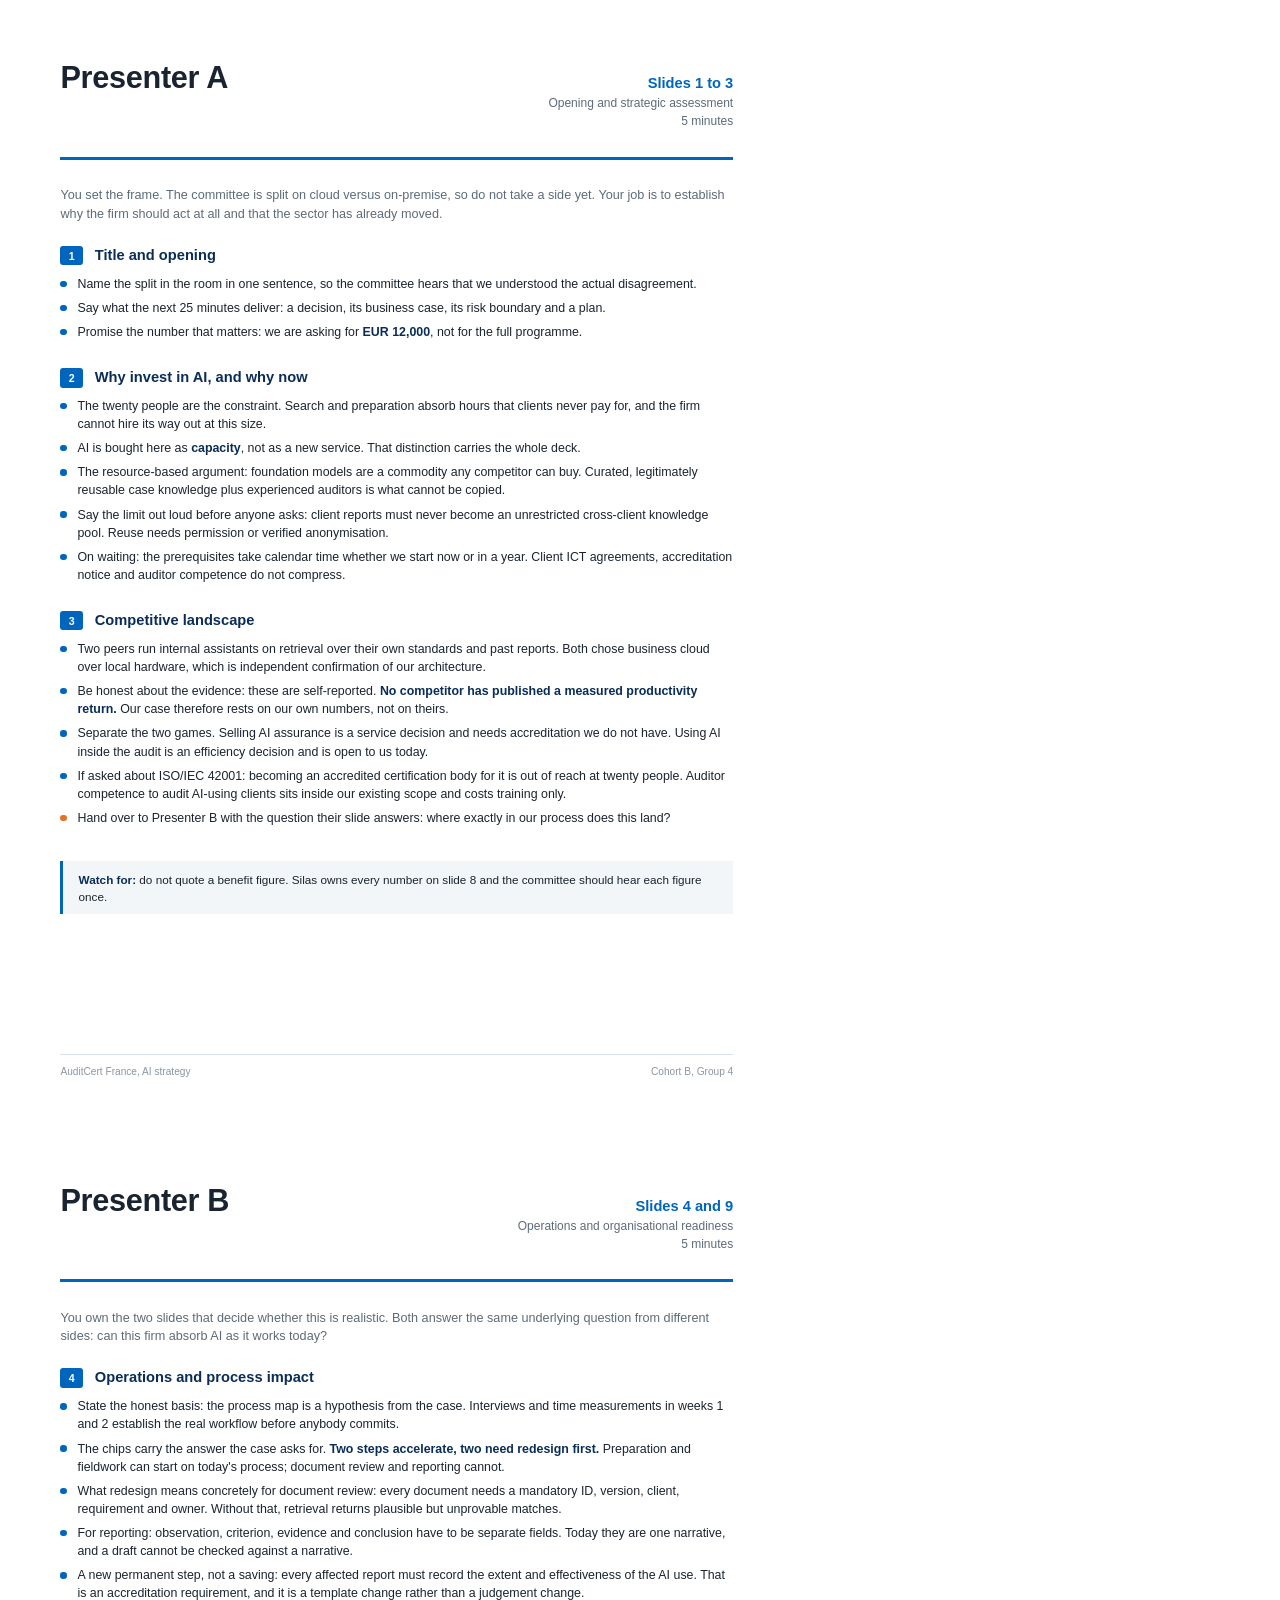
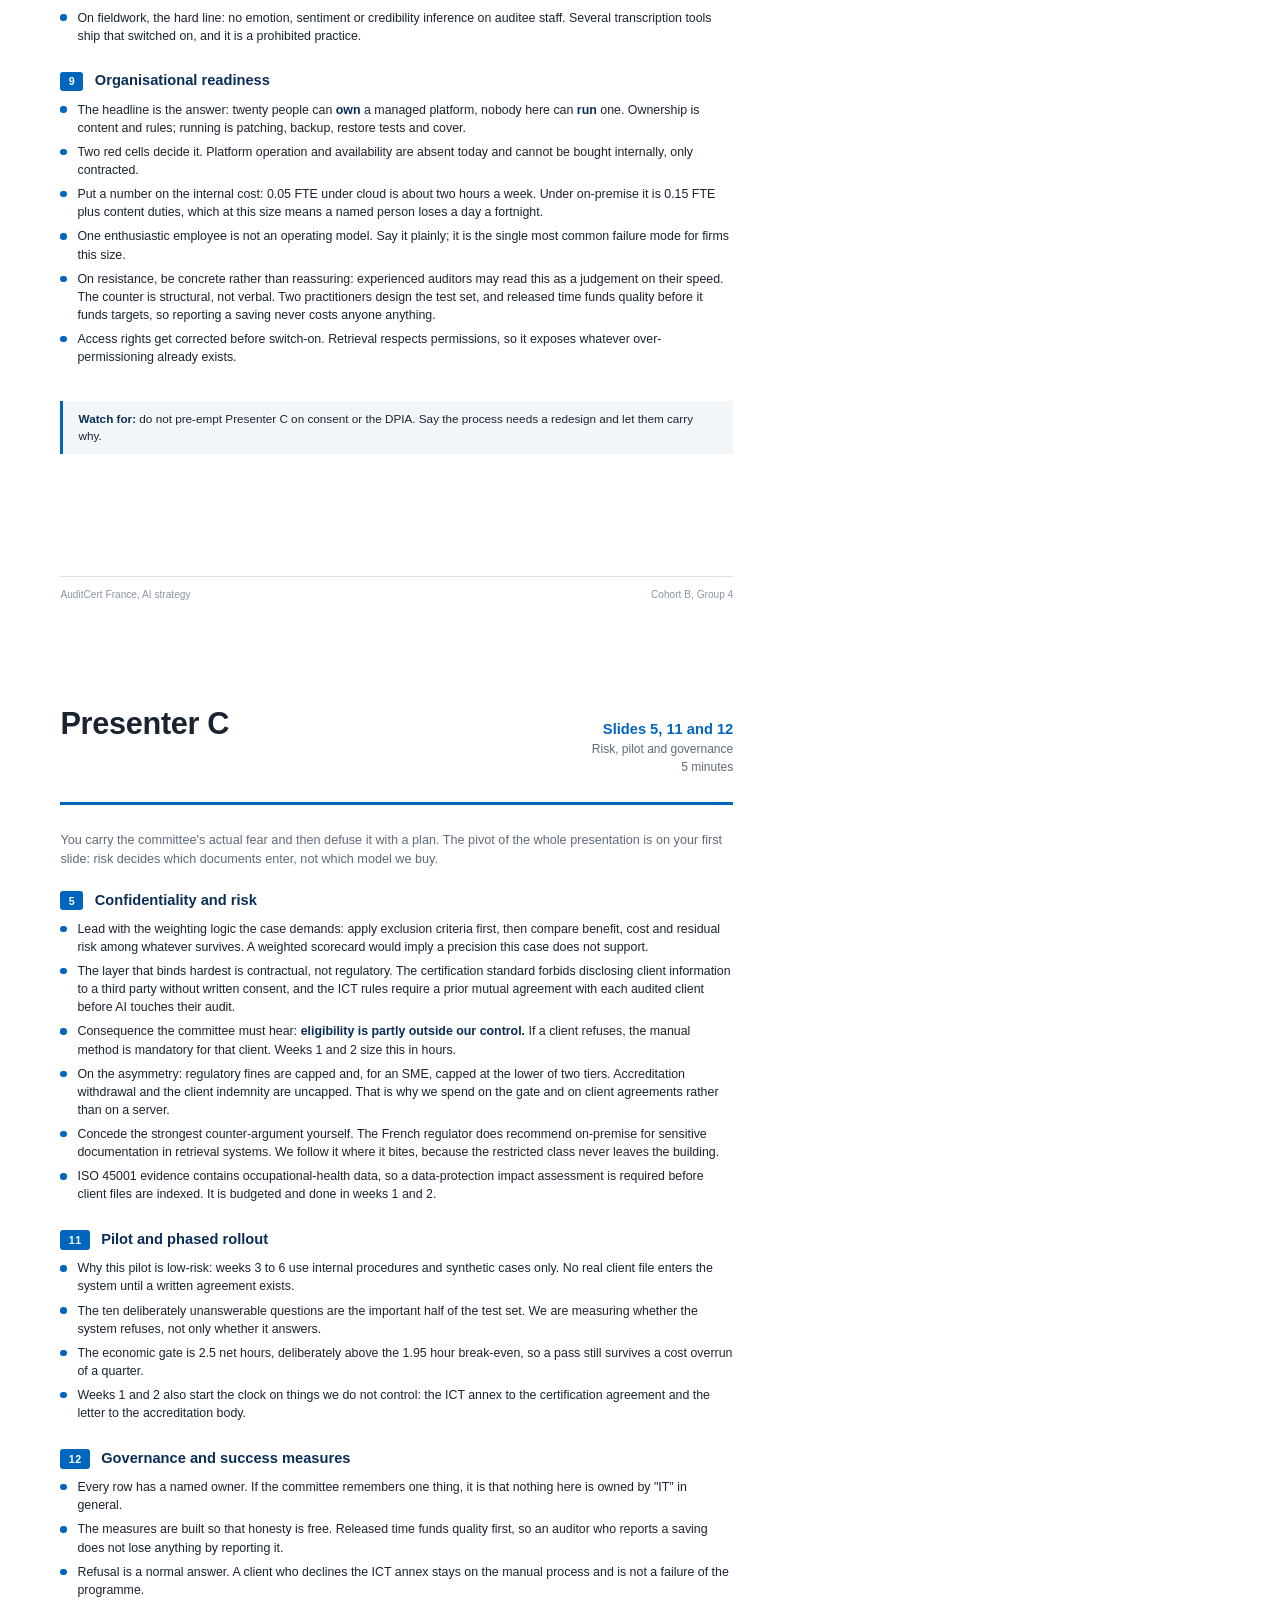
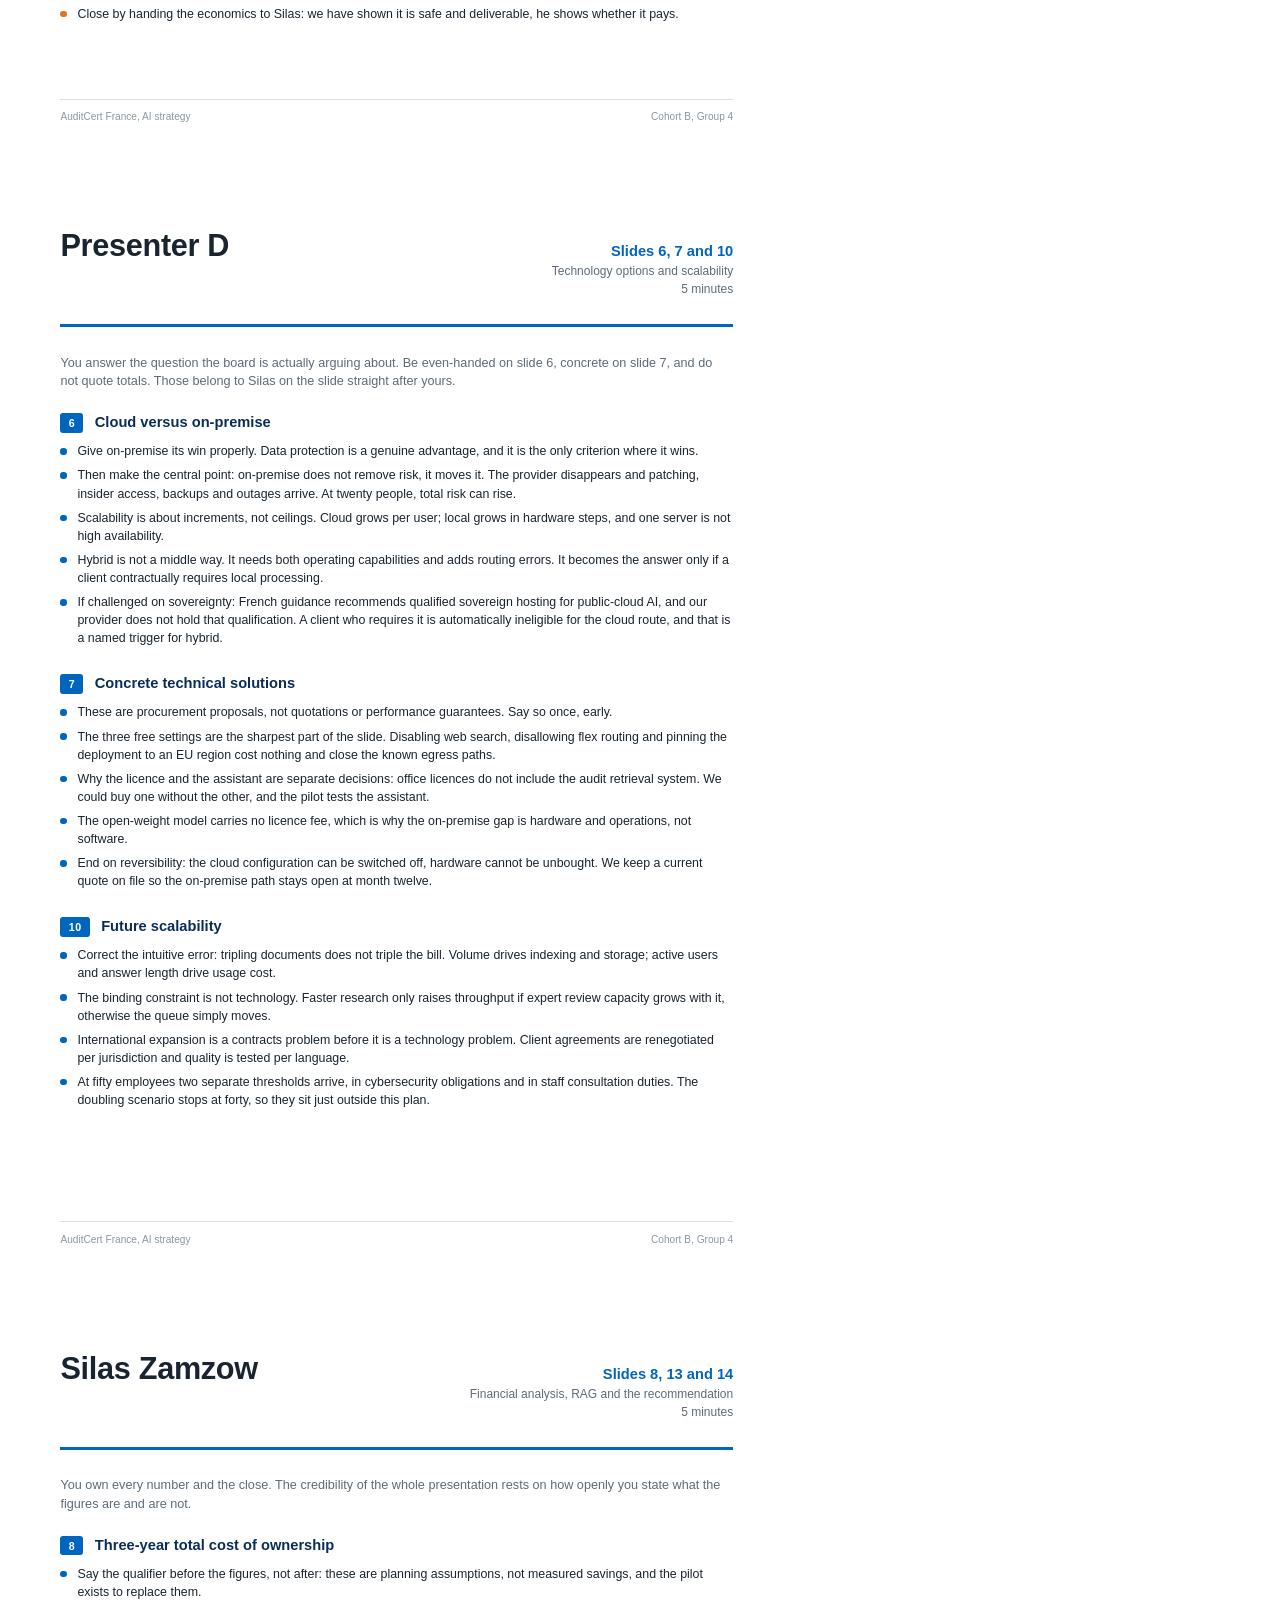
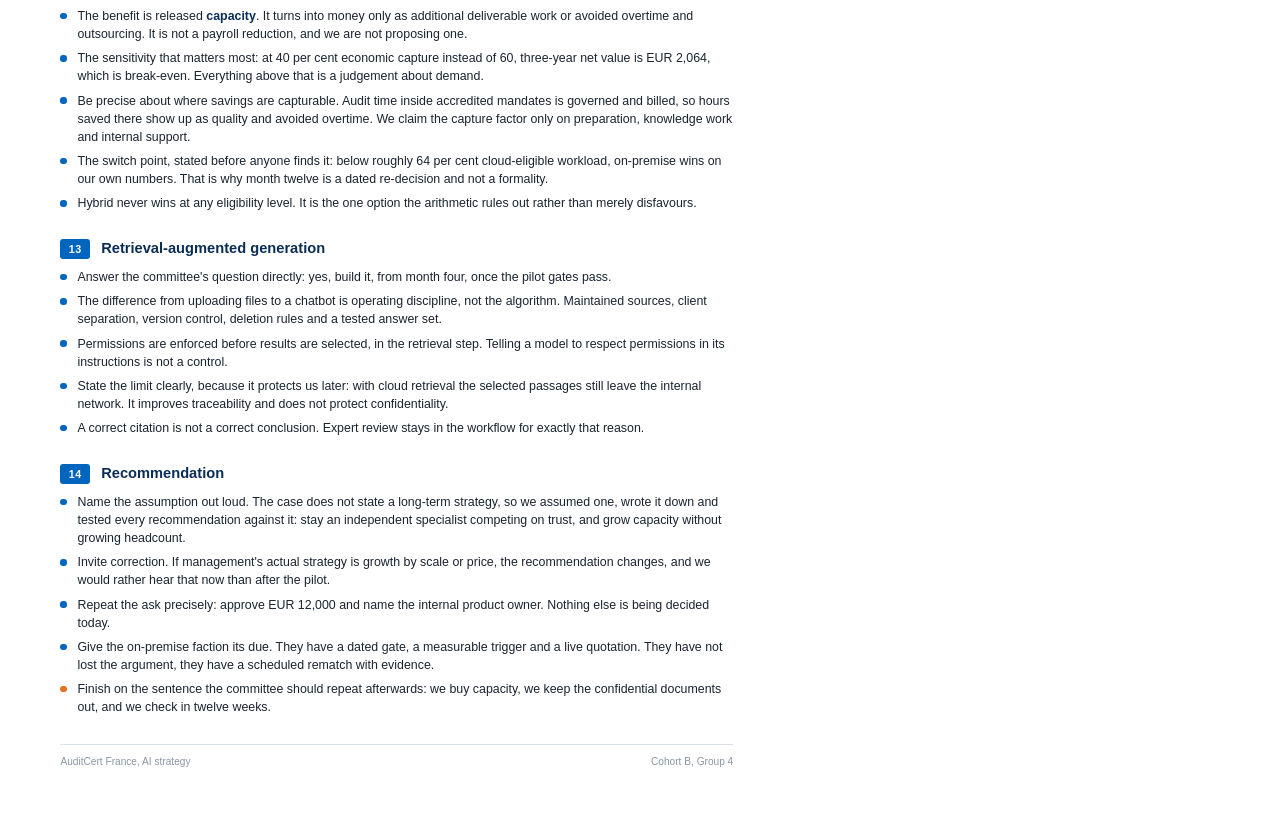
<file: examples/auditcert-france-2026/speaker-notes.html>
<!DOCTYPE html>
<html lang="en">
<head>
<meta charset="utf-8">
<title>AuditCert France — speaker notes</title>
<style>
/* One A4 page per presenter. Print from Chrome with margins: none. */
@page{size:A4;margin:0;}
*{box-sizing:border-box;}
body{margin:0;font-family:"Helvetica Neue",Arial,sans-serif;color:#1A2430;}
.page{width:210mm;height:297mm;padding:16mm 16mm 12mm;position:relative;
  page-break-after:always;break-after:page;display:flex;flex-direction:column;}
.page:last-child{page-break-after:auto;break-after:auto;}
.top{border-bottom:3px solid #0065BD;padding-bottom:7mm;margin-bottom:7mm;
  display:flex;align-items:baseline;gap:6mm;}
.top h1{font-size:23pt;margin:0;font-weight:800;letter-spacing:-.01em;}
.top .meta{margin-left:auto;text-align:right;font-size:9pt;color:#5D6B79;line-height:1.5;}
.top .meta b{color:#0065BD;font-size:11pt;}
.lead{font-size:9.5pt;color:#5D6B79;margin:0 0 6mm;line-height:1.45;}
.slide{margin-bottom:5.5mm;break-inside:avoid;}
.slide h2{font-size:11pt;margin:0 0 2.5mm;color:#0A2D57;display:flex;align-items:baseline;gap:3mm;}
.slide h2 .no{background:#0065BD;color:#fff;font-size:8pt;font-weight:800;border-radius:3px;
  padding:1mm 2.2mm;letter-spacing:.04em;}
ul{margin:0;padding:0;list-style:none;}
li{font-size:9.3pt;line-height:1.46;margin:0 0 1.6mm;padding-left:4.5mm;position:relative;}
li:before{content:"";position:absolute;left:0;top:1.55mm;width:1.7mm;height:1.7mm;
  border-radius:50%;background:#0065BD;}
li b{color:#0A2D57;}
li.ask:before{background:#E37222;}
.foot{margin-top:auto;border-top:1px solid #D9E0E7;padding-top:3mm;font-size:7.6pt;color:#8A96A3;
  display:flex;justify-content:space-between;}
.hand{background:#F3F6F9;border-left:3px solid #0065BD;padding:2.5mm 4mm;font-size:8.8pt;
  line-height:1.45;margin-top:2mm;}
.hand b{color:#0A2D57;}
</style>
</head>
<body>

<!-- ======================= PRESENTER A ======================= -->
<section class="page">
  <div class="top">
    <h1>Presenter A</h1>
    <div class="meta"><b>Slides 1 to 3</b><br>Opening and strategic assessment<br>5 minutes</div>
  </div>
  <p class="lead">You set the frame. The committee is split on cloud versus on-premise, so do not take a side yet.
  Your job is to establish why the firm should act at all and that the sector has already moved.</p>

  <div class="slide">
    <h2><span class="no">1</span>Title and opening</h2>
    <ul>
      <li>Name the split in the room in one sentence, so the committee hears that we understood the actual disagreement.</li>
      <li>Say what the next 25 minutes deliver: a decision, its business case, its risk boundary and a plan.</li>
      <li>Promise the number that matters: we are asking for <b>EUR 12,000</b>, not for the full programme.</li>
    </ul>
  </div>

  <div class="slide">
    <h2><span class="no">2</span>Why invest in AI, and why now</h2>
    <ul>
      <li>The twenty people are the constraint. Search and preparation absorb hours that clients never pay for, and the firm cannot hire its way out at this size.</li>
      <li>AI is bought here as <b>capacity</b>, not as a new service. That distinction carries the whole deck.</li>
      <li>The resource-based argument: foundation models are a commodity any competitor can buy. Curated, legitimately reusable case knowledge plus experienced auditors is what cannot be copied.</li>
      <li>Say the limit out loud before anyone asks: client reports must never become an unrestricted cross-client knowledge pool. Reuse needs permission or verified anonymisation.</li>
      <li>On waiting: the prerequisites take calendar time whether we start now or in a year. Client ICT agreements, accreditation notice and auditor competence do not compress.</li>
    </ul>
  </div>

  <div class="slide">
    <h2><span class="no">3</span>Competitive landscape</h2>
    <ul>
      <li>Two peers run internal assistants on retrieval over their own standards and past reports. Both chose business cloud over local hardware, which is independent confirmation of our architecture.</li>
      <li>Be honest about the evidence: these are self-reported. <b>No competitor has published a measured productivity return.</b> Our case therefore rests on our own numbers, not on theirs.</li>
      <li>Separate the two games. Selling AI assurance is a service decision and needs accreditation we do not have. Using AI inside the audit is an efficiency decision and is open to us today.</li>
      <li>If asked about ISO/IEC 42001: becoming an accredited certification body for it is out of reach at twenty people. Auditor competence to audit AI-using clients sits inside our existing scope and costs training only.</li>
      <li class="ask">Hand over to Presenter B with the question their slide answers: where exactly in our process does this land?</li>
    </ul>
  </div>

  <div class="hand"><b>Watch for:</b> do not quote a benefit figure. Silas owns every number on slide 8 and the committee should hear each figure once.</div>
  <div class="foot"><span>AuditCert France, AI strategy</span><span>Cohort B, Group 4</span></div>
</section>

<!-- ======================= PRESENTER B ======================= -->
<section class="page">
  <div class="top">
    <h1>Presenter B</h1>
    <div class="meta"><b>Slides 4 and 9</b><br>Operations and organisational readiness<br>5 minutes</div>
  </div>
  <p class="lead">You own the two slides that decide whether this is realistic. Both answer the same underlying
  question from different sides: can this firm absorb AI as it works today?</p>

  <div class="slide">
    <h2><span class="no">4</span>Operations and process impact</h2>
    <ul>
      <li>State the honest basis: the process map is a hypothesis from the case. Interviews and time measurements in weeks 1 and 2 establish the real workflow before anybody commits.</li>
      <li>The chips carry the answer the case asks for. <b>Two steps accelerate, two need redesign first.</b> Preparation and fieldwork can start on today's process; document review and reporting cannot.</li>
      <li>What redesign means concretely for document review: every document needs a mandatory ID, version, client, requirement and owner. Without that, retrieval returns plausible but unprovable matches.</li>
      <li>For reporting: observation, criterion, evidence and conclusion have to be separate fields. Today they are one narrative, and a draft cannot be checked against a narrative.</li>
      <li>A new permanent step, not a saving: every affected report must record the extent and effectiveness of the AI use. That is an accreditation requirement, and it is a template change rather than a judgement change.</li>
      <li>On fieldwork, the hard line: no emotion, sentiment or credibility inference on auditee staff. Several transcription tools ship that switched on, and it is a prohibited practice.</li>
    </ul>
  </div>

  <div class="slide">
    <h2><span class="no">9</span>Organisational readiness</h2>
    <ul>
      <li>The headline is the answer: twenty people can <b>own</b> a managed platform, nobody here can <b>run</b> one. Ownership is content and rules; running is patching, backup, restore tests and cover.</li>
      <li>Two red cells decide it. Platform operation and availability are absent today and cannot be bought internally, only contracted.</li>
      <li>Put a number on the internal cost: 0.05 FTE under cloud is about two hours a week. Under on-premise it is 0.15 FTE plus content duties, which at this size means a named person loses a day a fortnight.</li>
      <li>One enthusiastic employee is not an operating model. Say it plainly; it is the single most common failure mode for firms this size.</li>
      <li>On resistance, be concrete rather than reassuring: experienced auditors may read this as a judgement on their speed. The counter is structural, not verbal. Two practitioners design the test set, and released time funds quality before it funds targets, so reporting a saving never costs anyone anything.</li>
      <li>Access rights get corrected before switch-on. Retrieval respects permissions, so it exposes whatever over-permissioning already exists.</li>
    </ul>
  </div>

  <div class="hand"><b>Watch for:</b> do not pre-empt Presenter C on consent or the DPIA. Say the process needs a redesign and let them carry why.</div>
  <div class="foot"><span>AuditCert France, AI strategy</span><span>Cohort B, Group 4</span></div>
</section>

<!-- ======================= PRESENTER C ======================= -->
<section class="page">
  <div class="top">
    <h1>Presenter C</h1>
    <div class="meta"><b>Slides 5, 11 and 12</b><br>Risk, pilot and governance<br>5 minutes</div>
  </div>
  <p class="lead">You carry the committee's actual fear and then defuse it with a plan. The pivot of the whole
  presentation is on your first slide: risk decides which documents enter, not which model we buy.</p>

  <div class="slide">
    <h2><span class="no">5</span>Confidentiality and risk</h2>
    <ul>
      <li>Lead with the weighting logic the case demands: apply exclusion criteria first, then compare benefit, cost and residual risk among whatever survives. A weighted scorecard would imply a precision this case does not support.</li>
      <li>The layer that binds hardest is contractual, not regulatory. The certification standard forbids disclosing client information to a third party without written consent, and the ICT rules require a prior mutual agreement with each audited client before AI touches their audit.</li>
      <li>Consequence the committee must hear: <b>eligibility is partly outside our control.</b> If a client refuses, the manual method is mandatory for that client. Weeks 1 and 2 size this in hours.</li>
      <li>On the asymmetry: regulatory fines are capped and, for an SME, capped at the lower of two tiers. Accreditation withdrawal and the client indemnity are uncapped. That is why we spend on the gate and on client agreements rather than on a server.</li>
      <li>Concede the strongest counter-argument yourself. The French regulator does recommend on-premise for sensitive documentation in retrieval systems. We follow it where it bites, because the restricted class never leaves the building.</li>
      <li>ISO 45001 evidence contains occupational-health data, so a data-protection impact assessment is required before client files are indexed. It is budgeted and done in weeks 1 and 2.</li>
    </ul>
  </div>

  <div class="slide">
    <h2><span class="no">11</span>Pilot and phased rollout</h2>
    <ul>
      <li>Why this pilot is low-risk: weeks 3 to 6 use internal procedures and synthetic cases only. No real client file enters the system until a written agreement exists.</li>
      <li>The ten deliberately unanswerable questions are the important half of the test set. We are measuring whether the system refuses, not only whether it answers.</li>
      <li>The economic gate is 2.5 net hours, deliberately above the 1.95 hour break-even, so a pass still survives a cost overrun of a quarter.</li>
      <li>Weeks 1 and 2 also start the clock on things we do not control: the ICT annex to the certification agreement and the letter to the accreditation body.</li>
    </ul>
  </div>

  <div class="slide">
    <h2><span class="no">12</span>Governance and success measures</h2>
    <ul>
      <li>Every row has a named owner. If the committee remembers one thing, it is that nothing here is owned by "IT" in general.</li>
      <li>The measures are built so that honesty is free. Released time funds quality first, so an auditor who reports a saving does not lose anything by reporting it.</li>
      <li>Refusal is a normal answer. A client who declines the ICT annex stays on the manual process and is not a failure of the programme.</li>
      <li class="ask">Close by handing the economics to Silas: we have shown it is safe and deliverable, he shows whether it pays.</li>
    </ul>
  </div>

  <div class="foot"><span>AuditCert France, AI strategy</span><span>Cohort B, Group 4</span></div>
</section>

<!-- ======================= PRESENTER D ======================= -->
<section class="page">
  <div class="top">
    <h1>Presenter D</h1>
    <div class="meta"><b>Slides 6, 7 and 10</b><br>Technology options and scalability<br>5 minutes</div>
  </div>
  <p class="lead">You answer the question the board is actually arguing about. Be even-handed on slide 6, concrete
  on slide 7, and do not quote totals. Those belong to Silas on the slide straight after yours.</p>

  <div class="slide">
    <h2><span class="no">6</span>Cloud versus on-premise</h2>
    <ul>
      <li>Give on-premise its win properly. Data protection is a genuine advantage, and it is the only criterion where it wins.</li>
      <li>Then make the central point: on-premise does not remove risk, it moves it. The provider disappears and patching, insider access, backups and outages arrive. At twenty people, total risk can rise.</li>
      <li>Scalability is about increments, not ceilings. Cloud grows per user; local grows in hardware steps, and one server is not high availability.</li>
      <li>Hybrid is not a middle way. It needs both operating capabilities and adds routing errors. It becomes the answer only if a client contractually requires local processing.</li>
      <li>If challenged on sovereignty: French guidance recommends qualified sovereign hosting for public-cloud AI, and our provider does not hold that qualification. A client who requires it is automatically ineligible for the cloud route, and that is a named trigger for hybrid.</li>
    </ul>
  </div>

  <div class="slide">
    <h2><span class="no">7</span>Concrete technical solutions</h2>
    <ul>
      <li>These are procurement proposals, not quotations or performance guarantees. Say so once, early.</li>
      <li>The three free settings are the sharpest part of the slide. Disabling web search, disallowing flex routing and pinning the deployment to an EU region cost nothing and close the known egress paths.</li>
      <li>Why the licence and the assistant are separate decisions: office licences do not include the audit retrieval system. We could buy one without the other, and the pilot tests the assistant.</li>
      <li>The open-weight model carries no licence fee, which is why the on-premise gap is hardware and operations, not software.</li>
      <li>End on reversibility: the cloud configuration can be switched off, hardware cannot be unbought. We keep a current quote on file so the on-premise path stays open at month twelve.</li>
    </ul>
  </div>

  <div class="slide">
    <h2><span class="no">10</span>Future scalability</h2>
    <ul>
      <li>Correct the intuitive error: tripling documents does not triple the bill. Volume drives indexing and storage; active users and answer length drive usage cost.</li>
      <li>The binding constraint is not technology. Faster research only raises throughput if expert review capacity grows with it, otherwise the queue simply moves.</li>
      <li>International expansion is a contracts problem before it is a technology problem. Client agreements are renegotiated per jurisdiction and quality is tested per language.</li>
      <li>At fifty employees two separate thresholds arrive, in cybersecurity obligations and in staff consultation duties. The doubling scenario stops at forty, so they sit just outside this plan.</li>
    </ul>
  </div>

  <div class="foot"><span>AuditCert France, AI strategy</span><span>Cohort B, Group 4</span></div>
</section>

<!-- ======================= SILAS ======================= -->
<section class="page">
  <div class="top">
    <h1>Silas Zamzow</h1>
    <div class="meta"><b>Slides 8, 13 and 14</b><br>Financial analysis, RAG and the recommendation<br>5 minutes</div>
  </div>
  <p class="lead">You own every number and the close. The credibility of the whole presentation rests on how
  openly you state what the figures are and are not.</p>

  <div class="slide">
    <h2><span class="no">8</span>Three-year total cost of ownership</h2>
    <ul>
      <li>Say the qualifier before the figures, not after: these are planning assumptions, not measured savings, and the pilot exists to replace them.</li>
      <li>The benefit is released <b>capacity</b>. It turns into money only as additional deliverable work or avoided overtime and outsourcing. It is not a payroll reduction, and we are not proposing one.</li>
      <li>The sensitivity that matters most: at 40 per cent economic capture instead of 60, three-year net value is EUR 2,064, which is break-even. Everything above that is a judgement about demand.</li>
      <li>Be precise about where savings are capturable. Audit time inside accredited mandates is governed and billed, so hours saved there show up as quality and avoided overtime. We claim the capture factor only on preparation, knowledge work and internal support.</li>
      <li>The switch point, stated before anyone finds it: below roughly 64 per cent cloud-eligible workload, on-premise wins on our own numbers. That is why month twelve is a dated re-decision and not a formality.</li>
      <li>Hybrid never wins at any eligibility level. It is the one option the arithmetic rules out rather than merely disfavours.</li>
    </ul>
  </div>

  <div class="slide">
    <h2><span class="no">13</span>Retrieval-augmented generation</h2>
    <ul>
      <li>Answer the committee's question directly: yes, build it, from month four, once the pilot gates pass.</li>
      <li>The difference from uploading files to a chatbot is operating discipline, not the algorithm. Maintained sources, client separation, version control, deletion rules and a tested answer set.</li>
      <li>Permissions are enforced before results are selected, in the retrieval step. Telling a model to respect permissions in its instructions is not a control.</li>
      <li>State the limit clearly, because it protects us later: with cloud retrieval the selected passages still leave the internal network. It improves traceability and does not protect confidentiality.</li>
      <li>A correct citation is not a correct conclusion. Expert review stays in the workflow for exactly that reason.</li>
    </ul>
  </div>

  <div class="slide">
    <h2><span class="no">14</span>Recommendation</h2>
    <ul>
      <li>Name the assumption out loud. The case does not state a long-term strategy, so we assumed one, wrote it down and tested every recommendation against it: stay an independent specialist competing on trust, and grow capacity without growing headcount.</li>
      <li>Invite correction. If management's actual strategy is growth by scale or price, the recommendation changes, and we would rather hear that now than after the pilot.</li>
      <li>Repeat the ask precisely: approve EUR 12,000 and name the internal product owner. Nothing else is being decided today.</li>
      <li>Give the on-premise faction its due. They have a dated gate, a measurable trigger and a live quotation. They have not lost the argument, they have a scheduled rematch with evidence.</li>
      <li class="ask">Finish on the sentence the committee should repeat afterwards: we buy capacity, we keep the confidential documents out, and we check in twelve weeks.</li>
    </ul>
  </div>

  <div class="foot"><span>AuditCert France, AI strategy</span><span>Cohort B, Group 4</span></div>
</section>

</body>
</html>
</file>
